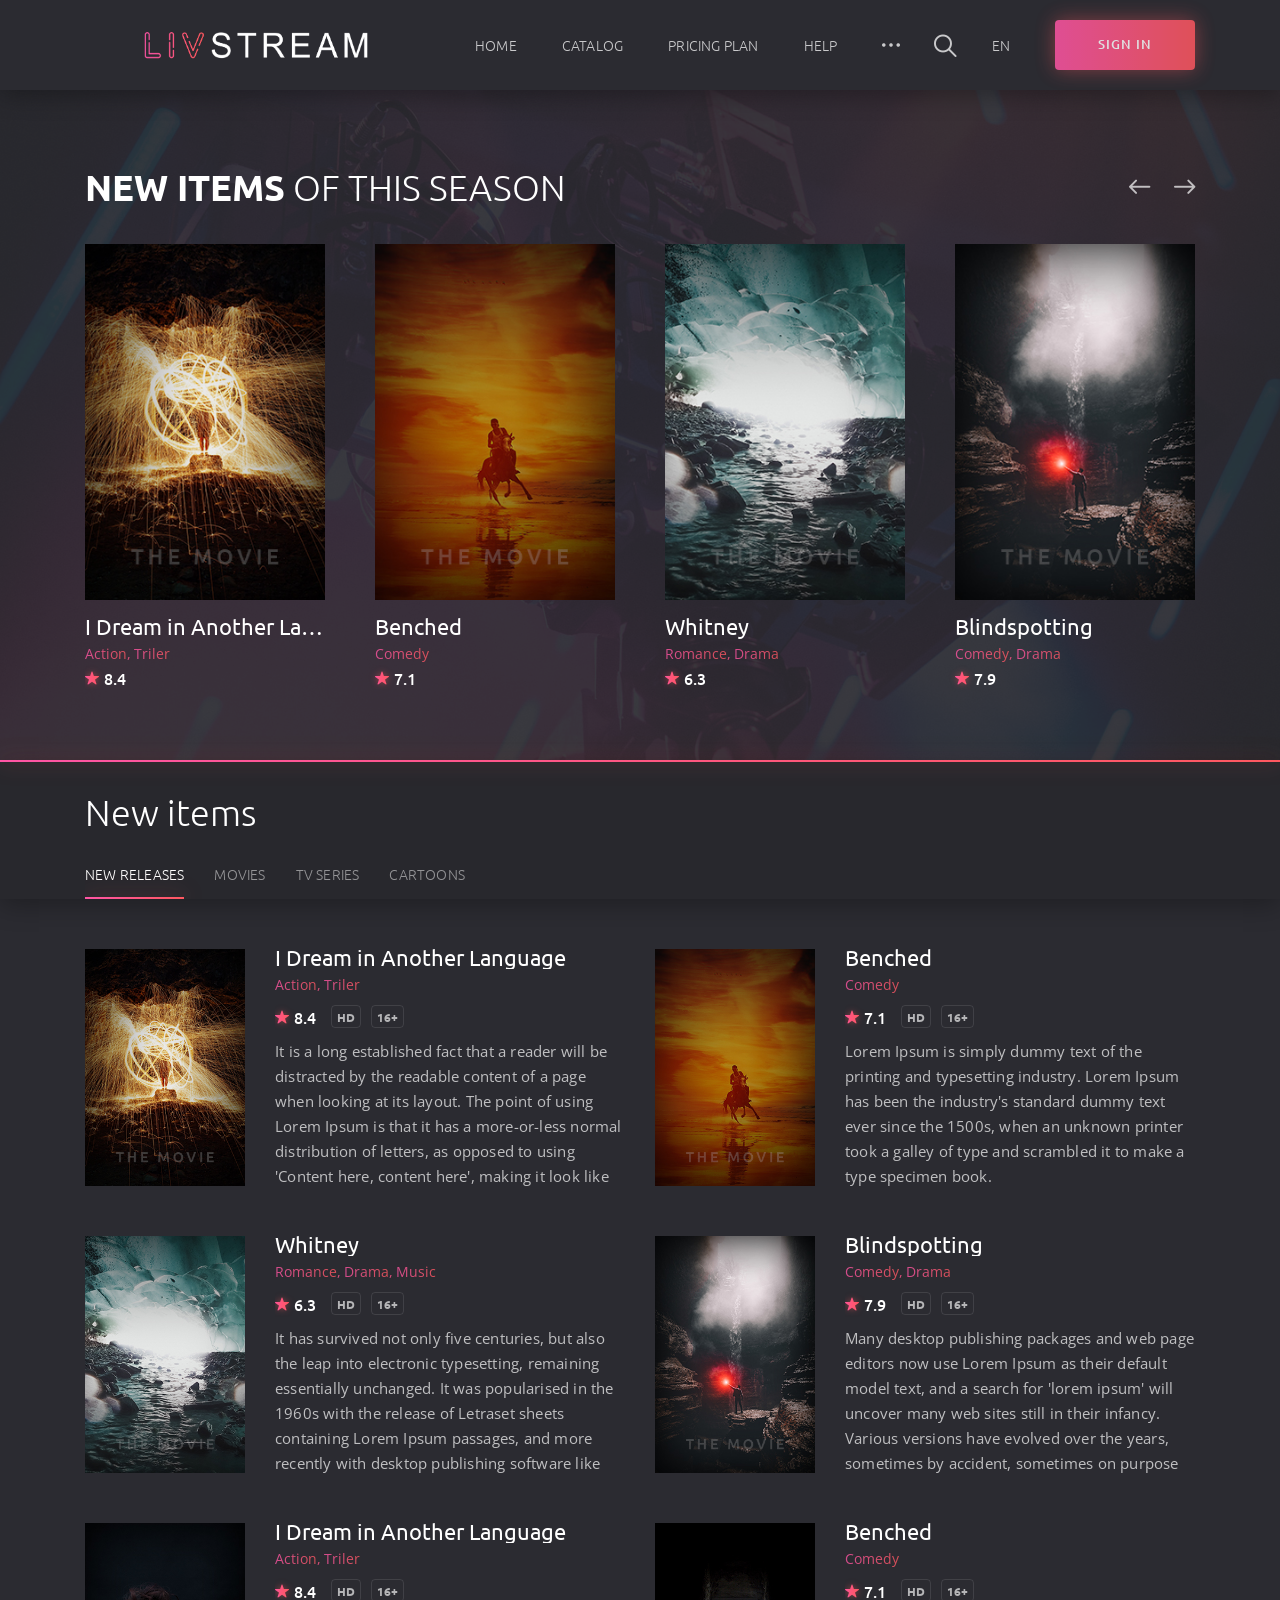
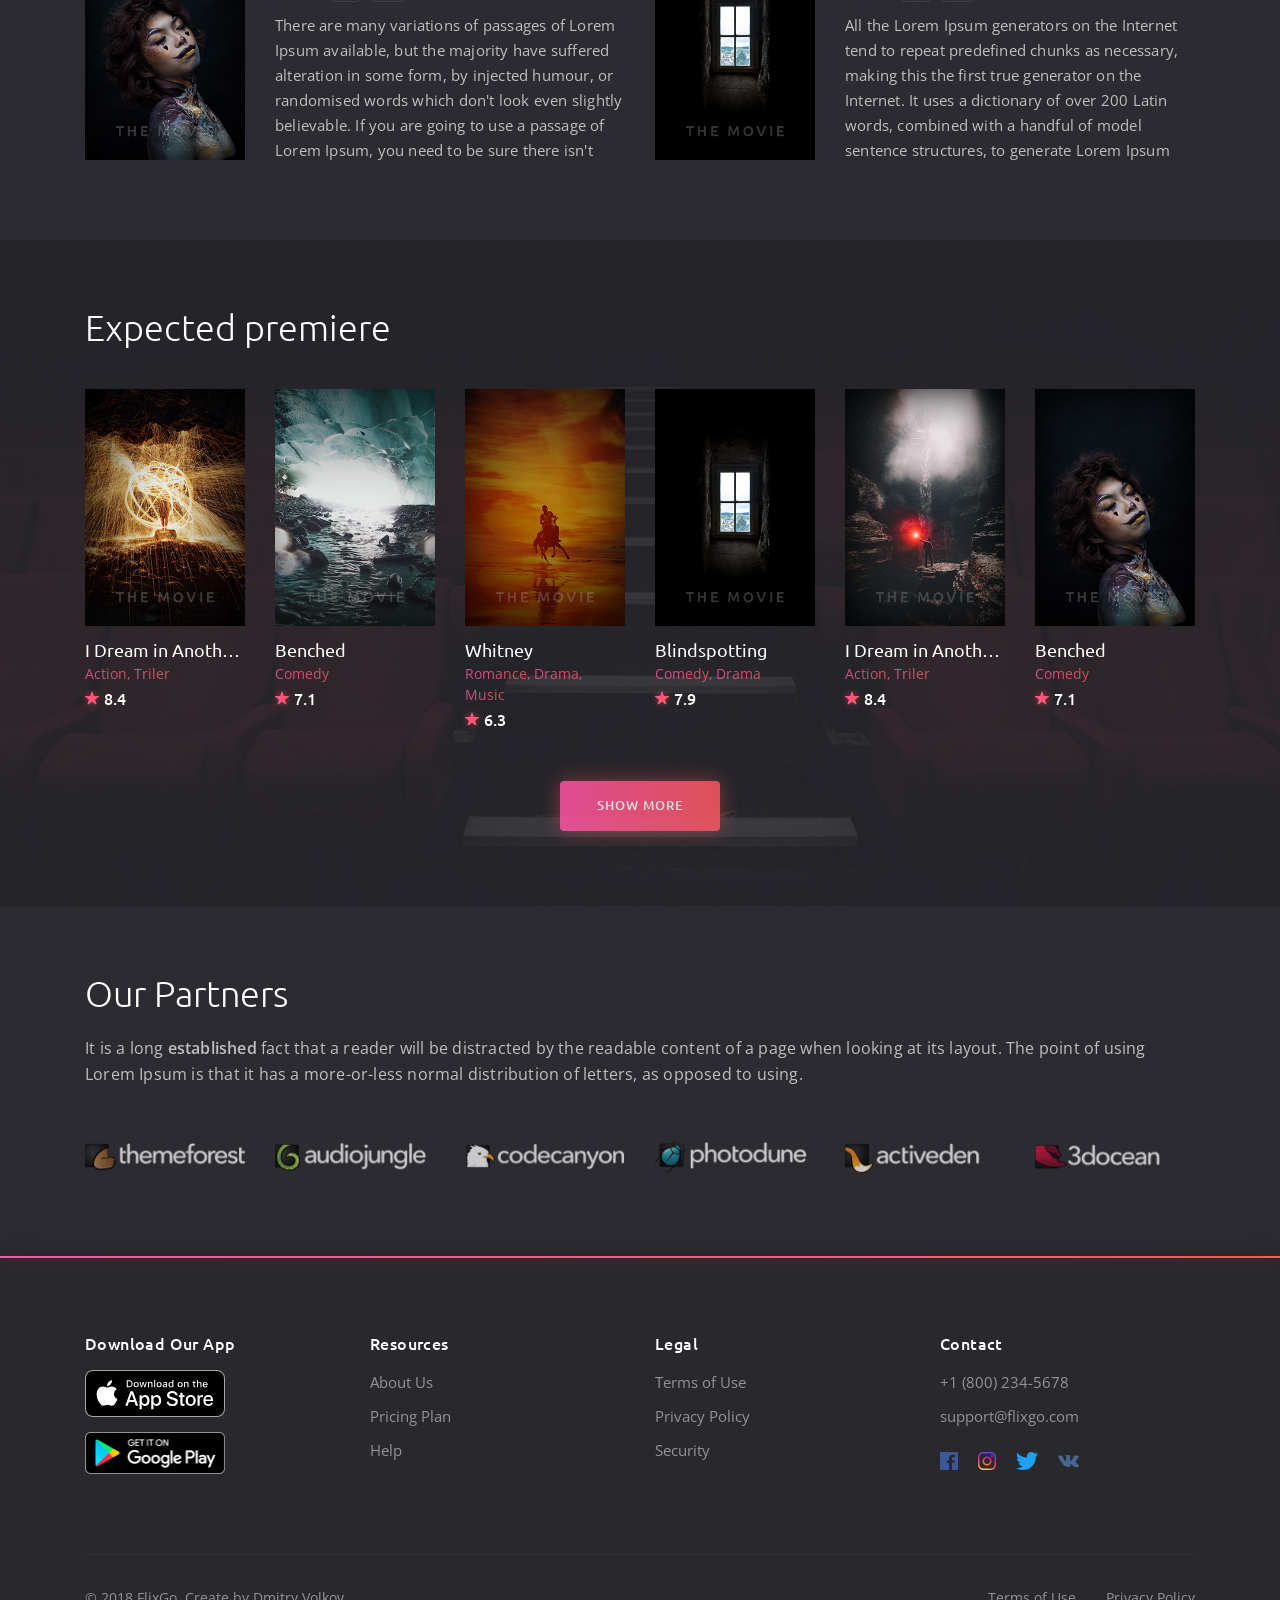
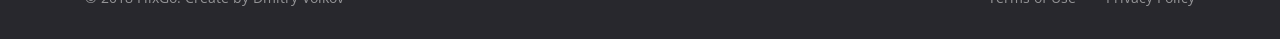
<file: index.html>
<!DOCTYPE html>
<html lang="en">

<!-- Mirrored from dmitryvolkov.me/demo/flixgo1.1/index.html by HTTrack Website Copier/3.x [XR&CO'2014], Fri, 09 Aug 2019 09:48:56 GMT -->
<head>
	<meta charset="utf-8">
	<meta name="viewport" content="width=device-width, initial-scale=1, shrink-to-fit=no">

	<!-- Font -->
	<link href="https://fonts.googleapis.com/css?family=Open+Sans:400,600%7CUbuntu:300,400,500,700" rel="stylesheet">

	<!-- CSS -->
	<link rel="stylesheet" href="css/bootstrap-reboot.min.css">
	<link rel="stylesheet" href="css/bootstrap-grid.min.css">
	<link rel="stylesheet" href="css/owl.carousel.min.css">
	<link rel="stylesheet" href="css/jquery.mCustomScrollbar.min.css">
	<link rel="stylesheet" href="css/nouislider.min.css">
	<link rel="stylesheet" href="css/ionicons.min.css">
	<link rel="stylesheet" href="css/plyr.css">
	<link rel="stylesheet" href="css/photoswipe.css">
	<link rel="stylesheet" href="css/default-skin.css">
	<link rel="stylesheet" href="css/main.css">

	<!-- Favicons -->
	<link rel="icon" type="image/png" href="icon/favicon-32x32.png" sizes="32x32">
	<link rel="apple-touch-icon" href="icon/favicon-32x32.png">
	<link rel="apple-touch-icon" sizes="72x72" href="icon/apple-touch-icon-72x72.png">
	<link rel="apple-touch-icon" sizes="114x114" href="icon/apple-touch-icon-114x114.png">
	<link rel="apple-touch-icon" sizes="144x144" href="icon/apple-touch-icon-144x144.png">

	<meta name="description" content="">
	<meta name="keywords" content="">
	<meta name="author" content="Dmitry Volkov">
	<title>FlixGo – Online Movies, TV Shows & Cinema HTML Template</title>

</head>
<body class="body">
	
	<!-- header -->
	<header class="header">
		<div class="header__wrap">
			<div class="container">
				<div class="row">
					<div class="col-12">
						<div class="header__content">
							<!-- header logo -->
							<a href="index.html" class="header__logo">
								<img src="img/liv2.png" alt="">
							</a>
							<!-- end header logo -->

							<!-- header nav -->
							<ul class="header__nav">
								<!-- dropdown -->
								<li class="header__nav-item">
									<a class="dropdown-toggle header__nav-link" href="#" role="button" id="dropdownMenuHome" data-toggle="dropdown" aria-haspopup="true" aria-expanded="false">Home</a>

									<ul class="dropdown-menu header__dropdown-menu" aria-labelledby="dropdownMenuHome">
										<li><a href="index.html">Home slideshow bg</a></li>
										<li><a href="index2.html">Home static bg</a></li>
									</ul>
								</li>
								<!-- end dropdown -->

								<!-- dropdown -->
								<li class="header__nav-item">
									<a class="dropdown-toggle header__nav-link" href="#" role="button" id="dropdownMenuCatalog" data-toggle="dropdown" aria-haspopup="true" aria-expanded="false">Catalog</a>

									<ul class="dropdown-menu header__dropdown-menu" aria-labelledby="dropdownMenuCatalog">
										<li><a href="catalog1.html">Catalog Grid</a></li>
										<li><a href="catalog2.html">Catalog List</a></li>
										<li><a href="details1.html">Details Movie</a></li>
										<li><a href="details2.html">Details TV Series</a></li>
									</ul>
								</li>
								<!-- end dropdown -->

								<li class="header__nav-item">
									<a href="pricing.html" class="header__nav-link">Pricing Plan</a>
								</li>

								<li class="header__nav-item">
									<a href="faq.html" class="header__nav-link">Help</a>
								</li>

								<!-- dropdown -->
								<li class="dropdown header__nav-item">
									<a class="dropdown-toggle header__nav-link header__nav-link--more" href="#" role="button" id="dropdownMenuMore" data-toggle="dropdown" aria-haspopup="true" aria-expanded="false"><i class="icon ion-ios-more"></i></a>

									<ul class="dropdown-menu header__dropdown-menu" aria-labelledby="dropdownMenuMore">
										<li><a href="about.html">About</a></li>
										<li><a href="profile.html">Profile</a></li>
										<li><a href="signin.html">Sign In</a></li>
										<li><a href="signup.html">Sign Up</a></li>
										<li><a href="404.html">404 Page</a></li>
									</ul>
								</li>
								<!-- end dropdown -->
							</ul>
							<!-- end header nav -->

							<!-- header auth -->
							<div class="header__auth">
								<button class="header__search-btn" type="button">
									<i class="icon ion-ios-search"></i>
								</button>

								<!-- dropdown -->
								<div class="dropdown header__lang">
									<a class="dropdown-toggle header__nav-link" href="#" role="button" id="dropdownMenuLang" data-toggle="dropdown" aria-haspopup="true" aria-expanded="false">EN</a>

									<ul class="dropdown-menu header__dropdown-menu" aria-labelledby="dropdownMenuLang">
										<li><a href="#">English</a></li>
										<li><a href="#">Spanish</a></li>
										<li><a href="#">Russian</a></li>
									</ul>
								</div>
								<!-- end dropdown -->

								<a href="signin.html" class="header__sign-in">
									<i class="icon ion-ios-log-in"></i>
									<span>sign in</span>
								</a>
							</div>
							<!-- end header auth -->

							<!-- header menu btn -->
							<button class="header__btn" type="button">
								<span></span>
								<span></span>
								<span></span>
							</button>
							<!-- end header menu btn -->
						</div>
					</div>
				</div>
			</div>
		</div>

		<!-- header search -->
		<form action="#" class="header__search">
			<div class="container">
				<div class="row">
					<div class="col-12">
						<div class="header__search-content">
							<input type="text" placeholder="Search for a movie, TV Series that you are looking for">

							<button type="button">search</button>
						</div>
					</div>
				</div>
			</div>
		</form>
		<!-- end header search -->
	</header>
	<!-- end header -->

	<!-- home -->
	<section class="home">
		<!-- home bg -->
		<div class="owl-carousel home__bg">
			<div class="item home__cover" data-bg="img/home/home__bg.jpg"></div>
			<div class="item home__cover" data-bg="img/home/home__bg2.jpg"></div>
			<div class="item home__cover" data-bg="img/home/home__bg3.jpg"></div>
			<div class="item home__cover" data-bg="img/home/home__bg4.jpg"></div>
		</div>
		<!-- end home bg -->

		<div class="container">
			<div class="row">
				<div class="col-12">
					<h1 class="home__title"><b>NEW ITEMS</b> OF THIS SEASON</h1>

					<button class="home__nav home__nav--prev" type="button">
						<i class="icon ion-ios-arrow-round-back"></i>
					</button>
					<button class="home__nav home__nav--next" type="button">
						<i class="icon ion-ios-arrow-round-forward"></i>
					</button>
				</div>

				<div class="col-12">
					<div class="owl-carousel home__carousel">
						<div class="item">
							<!-- card -->
							<div class="card card--big">
								<div class="card__cover">
									<img src="img/covers/cover.jpg" alt="">
									<a href="#" class="card__play">
										<i class="icon ion-ios-play"></i>
									</a>
								</div>
								<div class="card__content">
									<h3 class="card__title"><a href="#">I Dream in Another Language</a></h3>
									<span class="card__category">
										<a href="#">Action</a>
										<a href="#">Triler</a>
									</span>
									<span class="card__rate"><i class="icon ion-ios-star"></i>8.4</span>
								</div>
							</div>
							<!-- end card -->
						</div>

						<div class="item">
							<!-- card -->
							<div class="card card--big">
								<div class="card__cover">
									<img src="img/covers/cover2.jpg" alt="">
									<a href="#" class="card__play">
										<i class="icon ion-ios-play"></i>
									</a>
								</div>
								<div class="card__content">
									<h3 class="card__title"><a href="#">Benched</a></h3>
									<span class="card__category">
										<a href="#">Comedy</a>
									</span>
									<span class="card__rate"><i class="icon ion-ios-star"></i>7.1</span>
								</div>
							</div>
							<!-- end card -->
						</div>

						<div class="item">
							<!-- card -->
							<div class="card card--big">
								<div class="card__cover">
									<img src="img/covers/cover3.jpg" alt="">
									<a href="#" class="card__play">
										<i class="icon ion-ios-play"></i>
									</a>
								</div>
								<div class="card__content">
									<h3 class="card__title"><a href="#">Whitney</a></h3>
									<span class="card__category">
										<a href="#">Romance</a>
										<a href="#">Drama</a>
									</span>
									<span class="card__rate"><i class="icon ion-ios-star"></i>6.3</span>
								</div>
							</div>
							<!-- end card -->
						</div>

						<div class="item">
							<!-- card -->
							<div class="card card--big">
								<div class="card__cover">
									<img src="img/covers/cover4.jpg" alt="">
									<a href="#" class="card__play">
										<i class="icon ion-ios-play"></i>
									</a>
								</div>
								<div class="card__content">
									<h3 class="card__title"><a href="#">Blindspotting</a></h3>
									<span class="card__category">
										<a href="#">Comedy</a>
										<a href="#">Drama</a>
									</span>
									<span class="card__rate"><i class="icon ion-ios-star"></i>7.9</span>
								</div>
							</div>
							<!-- end card -->
						</div>
					</div>
				</div>
			</div>
		</div>
	</section>
	<!-- end home -->

	<!-- content -->
	<section class="content">
		<div class="content__head">
			<div class="container">
				<div class="row">
					<div class="col-12">
						<!-- content title -->
						<h2 class="content__title">New items</h2>
						<!-- end content title -->

						<!-- content tabs nav -->
						<ul class="nav nav-tabs content__tabs" id="content__tabs" role="tablist">
							<li class="nav-item">
								<a class="nav-link active" data-toggle="tab" href="#tab-1" role="tab" aria-controls="tab-1" aria-selected="true">NEW RELEASES</a>
							</li>

							<li class="nav-item">
								<a class="nav-link" data-toggle="tab" href="#tab-2" role="tab" aria-controls="tab-2" aria-selected="false">MOVIES</a>
							</li>

							<li class="nav-item">
								<a class="nav-link" data-toggle="tab" href="#tab-3" role="tab" aria-controls="tab-3" aria-selected="false">TV SERIES</a>
							</li>

							<li class="nav-item">
								<a class="nav-link" data-toggle="tab" href="#tab-4" role="tab" aria-controls="tab-4" aria-selected="false">CARTOONS</a>
							</li>
						</ul>
						<!-- end content tabs nav -->

						<!-- content mobile tabs nav -->
						<div class="content__mobile-tabs" id="content__mobile-tabs">
							<div class="content__mobile-tabs-btn dropdown-toggle" role="navigation" id="mobile-tabs" data-toggle="dropdown" aria-haspopup="true" aria-expanded="false">
								<input type="button" value="New items">
								<span></span>
							</div>

							<div class="content__mobile-tabs-menu dropdown-menu" aria-labelledby="mobile-tabs">
								<ul class="nav nav-tabs" role="tablist">
									<li class="nav-item"><a class="nav-link active" id="1-tab" data-toggle="tab" href="#tab-1" role="tab" aria-controls="tab-1" aria-selected="true">NEW RELEASES</a></li>

									<li class="nav-item"><a class="nav-link" id="2-tab" data-toggle="tab" href="#tab-2" role="tab" aria-controls="tab-2" aria-selected="false">MOVIES</a></li>

									<li class="nav-item"><a class="nav-link" id="3-tab" data-toggle="tab" href="#tab-3" role="tab" aria-controls="tab-3" aria-selected="false">TV SERIES</a></li>

									<li class="nav-item"><a class="nav-link" id="4-tab" data-toggle="tab" href="#tab-4" role="tab" aria-controls="tab-4" aria-selected="false">CARTOONS</a></li>
								</ul>
							</div>
						</div>
						<!-- end content mobile tabs nav -->
					</div>
				</div>
			</div>
		</div>

		<div class="container">
			<!-- content tabs -->
			<div class="tab-content" id="myTabContent">
				<div class="tab-pane fade show active" id="tab-1" role="tabpanel" aria-labelledby="1-tab">
					<div class="row">
						<!-- card -->
						<div class="col-6 col-sm-12 col-lg-6">
							<div class="card card--list">
								<div class="row">
									<div class="col-12 col-sm-4">
										<div class="card__cover">
											<img src="img/covers/cover.jpg" alt="">
											<a href="#" class="card__play">
												<i class="icon ion-ios-play"></i>
											</a>
										</div>
									</div>

									<div class="col-12 col-sm-8">
										<div class="card__content">
											<h3 class="card__title"><a href="#">I Dream in Another Language</a></h3>
											<span class="card__category">
												<a href="#">Action</a>
												<a href="#">Triler</a>
											</span>

											<div class="card__wrap">
												<span class="card__rate"><i class="icon ion-ios-star"></i>8.4</span>

												<ul class="card__list">
													<li>HD</li>
													<li>16+</li>
												</ul>
											</div>

											<div class="card__description">
												<p>It is a long established fact that a reader will be distracted by the readable content of a page when looking at its layout. The point of using Lorem Ipsum is that it has a more-or-less normal distribution of letters, as opposed to using 'Content here, content here', making it look like readable English.</p>
											</div>
										</div>
									</div>
								</div>
							</div>
						</div>
						<!-- end card -->

						<!-- card -->
						<div class="col-6 col-sm-12 col-lg-6">
							<div class="card card--list">
								<div class="row">
									<div class="col-12 col-sm-4">
										<div class="card__cover">
											<img src="img/covers/cover2.jpg" alt="">
											<a href="#" class="card__play">
												<i class="icon ion-ios-play"></i>
											</a>
										</div>
									</div>

									<div class="col-12 col-sm-8">
										<div class="card__content">
											<h3 class="card__title"><a href="#">Benched</a></h3>
											<span class="card__category">
												<a href="#">Comedy</a>
											</span>

											<div class="card__wrap">
												<span class="card__rate"><i class="icon ion-ios-star"></i>7.1</span>

												<ul class="card__list">
													<li>HD</li>
													<li>16+</li>
												</ul>
											</div>

											<div class="card__description">
												<p>Lorem Ipsum is simply dummy text of the printing and typesetting industry. Lorem Ipsum has been the industry's standard dummy text ever since the 1500s, when an unknown printer took a galley of type and scrambled it to make a type specimen book.</p>
											</div>
										</div>
									</div>
								</div>
							</div>
						</div>
						<!-- end card -->

						<!-- card -->
						<div class="col-6 col-sm-12 col-lg-6">
							<div class="card card--list">
								<div class="row">
									<div class="col-12 col-sm-4">
										<div class="card__cover">
											<img src="img/covers/cover3.jpg" alt="">
											<a href="#" class="card__play">
												<i class="icon ion-ios-play"></i>
											</a>
										</div>
									</div>

									<div class="col-12 col-sm-8">
										<div class="card__content">
											<h3 class="card__title"><a href="#">Whitney</a></h3>
											<span class="card__category">
												<a href="#">Romance</a>
												<a href="#">Drama</a>
												<a href="#">Music</a>
											</span>

											<div class="card__wrap">
												<span class="card__rate"><i class="icon ion-ios-star"></i>6.3</span>

												<ul class="card__list">
													<li>HD</li>
													<li>16+</li>
												</ul>
											</div>

											<div class="card__description">
												<p>It has survived not only five centuries, but also the leap into electronic typesetting, remaining essentially unchanged. It was popularised in the 1960s with the release of Letraset sheets containing Lorem Ipsum passages, and more recently with desktop publishing software like Aldus PageMaker including versions of Lorem Ipsum.</p>
											</div>
										</div>
									</div>
								</div>
							</div>
						</div>
						<!-- end card -->

						<!-- card -->
						<div class="col-6 col-sm-12 col-lg-6">
							<div class="card card--list">
								<div class="row">
									<div class="col-12 col-sm-4">
										<div class="card__cover">
											<img src="img/covers/cover4.jpg" alt="">
											<a href="#" class="card__play">
												<i class="icon ion-ios-play"></i>
											</a>
										</div>
									</div>

									<div class="col-12 col-sm-8">
										<div class="card__content">
											<h3 class="card__title"><a href="#">Blindspotting</a></h3>
											<span class="card__category">
												<a href="#">Comedy</a>
												<a href="#">Drama</a>
											</span>

											<div class="card__wrap">
												<span class="card__rate"><i class="icon ion-ios-star"></i>7.9</span>

												<ul class="card__list">
													<li>HD</li>
													<li>16+</li>
												</ul>
											</div>

											<div class="card__description">
												<p>Many desktop publishing packages and web page editors now use Lorem Ipsum as their default model text, and a search for 'lorem ipsum' will uncover many web sites still in their infancy. Various versions have evolved over the years, sometimes by accident, sometimes on purpose (injected humour and the like).</p>
											</div>
										</div>
									</div>
								</div>
							</div>
						</div>
						<!-- end card -->

						<!-- card -->
						<div class="col-6 col-sm-12 col-lg-6">
							<div class="card card--list">
								<div class="row">
									<div class="col-12 col-sm-4">
										<div class="card__cover">
											<img src="img/covers/cover5.jpg" alt="">
											<a href="#" class="card__play">
												<i class="icon ion-ios-play"></i>
											</a>
										</div>
									</div>

									<div class="col-12 col-sm-8">
										<div class="card__content">
											<h3 class="card__title"><a href="#">I Dream in Another Language</a></h3>
											<span class="card__category">
												<a href="#">Action</a>
												<a href="#">Triler</a>
											</span>

											<div class="card__wrap">
												<span class="card__rate"><i class="icon ion-ios-star"></i>8.4</span>

												<ul class="card__list">
													<li>HD</li>
													<li>16+</li>
												</ul>
											</div>

											<div class="card__description">
												<p>There are many variations of passages of Lorem Ipsum available, but the majority have suffered alteration in some form, by injected humour, or randomised words which don't look even slightly believable. If you are going to use a passage of Lorem Ipsum, you need to be sure there isn't anything embarrassing hidden in the middle of text.</p>
											</div>
										</div>
									</div>
								</div>
							</div>
						</div>
						<!-- end card -->

						<!-- card -->
						<div class="col-6 col-sm-12 col-lg-6">
							<div class="card card--list">
								<div class="row">
									<div class="col-12 col-sm-4">
										<div class="card__cover">
											<img src="img/covers/cover6.jpg" alt="">
											<a href="#" class="card__play">
												<i class="icon ion-ios-play"></i>
											</a>
										</div>
									</div>

									<div class="col-12 col-sm-8">
										<div class="card__content">
											<h3 class="card__title"><a href="#">Benched</a></h3>
											<span class="card__category">
												<a href="#">Comedy</a>
											</span>

											<div class="card__wrap">
												<span class="card__rate"><i class="icon ion-ios-star"></i>7.1</span>

												<ul class="card__list">
													<li>HD</li>
													<li>16+</li>
												</ul>
											</div>

											<div class="card__description">
												<p>All the Lorem Ipsum generators on the Internet tend to repeat predefined chunks as necessary, making this the first true generator on the Internet. It uses a dictionary of over 200 Latin words, combined with a handful of model sentence structures, to generate Lorem Ipsum which looks reasonable. The generated Lorem Ipsum is therefore always free from repetition, injected humour, or non-characteristic words etc.</p>
											</div>
										</div>
									</div>
								</div>
							</div>
						</div>
						<!-- end card -->
					</div>
				</div>

				<div class="tab-pane fade" id="tab-2" role="tabpanel" aria-labelledby="2-tab">
					<div class="row">
						<!-- card -->
						<div class="col-6 col-sm-4 col-lg-3 col-xl-2">
							<div class="card">
								<div class="card__cover">
									<img src="img/covers/cover.jpg" alt="">
									<a href="#" class="card__play">
										<i class="icon ion-ios-play"></i>
									</a>
								</div>
								<div class="card__content">
									<h3 class="card__title"><a href="#">I Dream in Another Language</a></h3>
									<span class="card__category">
										<a href="#">Action</a>
										<a href="#">Triler</a>
									</span>
									<span class="card__rate"><i class="icon ion-ios-star"></i>8.4</span>
								</div>
							</div>
						</div>
						<!-- end card -->

						<!-- card -->
						<div class="col-6 col-sm-4 col-lg-3 col-xl-2">
							<div class="card">
								<div class="card__cover">
									<img src="img/covers/cover2.jpg" alt="">
									<a href="#" class="card__play">
										<i class="icon ion-ios-play"></i>
									</a>
								</div>
								<div class="card__content">
									<h3 class="card__title"><a href="#">Benched</a></h3>
									<span class="card__category">
										<a href="#">Comedy</a>
									</span>
									<span class="card__rate"><i class="icon ion-ios-star"></i>7.1</span>
								</div>
							</div>
						</div>
						<!-- end card -->

						<!-- card -->
						<div class="col-6 col-sm-4 col-lg-3 col-xl-2">
							<div class="card">
								<div class="card__cover">
									<img src="img/covers/cover3.jpg" alt="">
									<a href="#" class="card__play">
										<i class="icon ion-ios-play"></i>
									</a>
								</div>
								<div class="card__content">
									<h3 class="card__title"><a href="#">Whitney</a></h3>
									<span class="card__category">
										<a href="#">Romance</a>
										<a href="#">Drama</a>
										<a href="#">Music</a>
									</span>
									<span class="card__rate"><i class="icon ion-ios-star"></i>6.3</span>
								</div>
							</div>
						</div>
						<!-- end card -->

						<!-- card -->
						<div class="col-6 col-sm-4 col-lg-3 col-xl-2">
							<div class="card">
								<div class="card__cover">
									<img src="img/covers/cover4.jpg" alt="">
									<a href="#" class="card__play">
										<i class="icon ion-ios-play"></i>
									</a>
								</div>
								<div class="card__content">
									<h3 class="card__title"><a href="#">Blindspotting</a></h3>
									<span class="card__category">
										<a href="#">Comedy</a>
										<a href="#">Drama</a>
									</span>
									<span class="card__rate"><i class="icon ion-ios-star"></i>7.9</span>
								</div>
							</div>
						</div>
						<!-- end card -->

						<!-- card -->
						<div class="col-6 col-sm-4 col-lg-3 col-xl-2">
							<div class="card">
								<div class="card__cover">
									<img src="img/covers/cover5.jpg" alt="">
									<a href="#" class="card__play">
										<i class="icon ion-ios-play"></i>
									</a>
								</div>
								<div class="card__content">
									<h3 class="card__title"><a href="#">I Dream in Another Language</a></h3>
									<span class="card__category">
										<a href="#">Action</a>
										<a href="#">Triler</a>
									</span>
									<span class="card__rate"><i class="icon ion-ios-star"></i>8.4</span>
								</div>
							</div>
						</div>
						<!-- end card -->

						<!-- card -->
						<div class="col-6 col-sm-4 col-lg-3 col-xl-2">
							<div class="card">
								<div class="card__cover">
									<img src="img/covers/cover6.jpg" alt="">
									<a href="#" class="card__play">
										<i class="icon ion-ios-play"></i>
									</a>
								</div>
								<div class="card__content">
									<h3 class="card__title"><a href="#">Benched</a></h3>
									<span class="card__category">
										<a href="#">Comedy</a>
									</span>
									<span class="card__rate"><i class="icon ion-ios-star"></i>7.1</span>
								</div>
							</div>
						</div>
						<!-- end card -->

						<!-- card -->
						<div class="col-6 col-sm-4 col-lg-3 col-xl-2">
							<div class="card">
								<div class="card__cover">
									<img src="img/covers/cover6.jpg" alt="">
									<a href="#" class="card__play">
										<i class="icon ion-ios-play"></i>
									</a>
								</div>
								<div class="card__content">
									<h3 class="card__title"><a href="#">Whitney</a></h3>
									<span class="card__category">
										<a href="#">Romance</a>
										<a href="#">Drama</a>
										<a href="#">Music</a>
									</span>
									<span class="card__rate"><i class="icon ion-ios-star"></i>6.3</span>
								</div>
							</div>
						</div>
						<!-- end card -->

						<!-- card -->
						<div class="col-6 col-sm-4 col-lg-3 col-xl-2">
							<div class="card">
								<div class="card__cover">
									<img src="img/covers/cover5.jpg" alt="">
									<a href="#" class="card__play">
										<i class="icon ion-ios-play"></i>
									</a>
								</div>
								<div class="card__content">
									<h3 class="card__title"><a href="#">Blindspotting</a></h3>
									<span class="card__category">
										<a href="#">Comedy</a>
										<a href="#">Drama</a>
									</span>
									<span class="card__rate"><i class="icon ion-ios-star"></i>7.9</span>
								</div>
							</div>
						</div>
						<!-- end card -->

						<!-- card -->
						<div class="col-6 col-sm-4 col-lg-3 col-xl-2">
							<div class="card">
								<div class="card__cover">
									<img src="img/covers/cover4.jpg" alt="">
									<a href="#" class="card__play">
										<i class="icon ion-ios-play"></i>
									</a>
								</div>
								<div class="card__content">
									<h3 class="card__title"><a href="#">I Dream in Another Language</a></h3>
									<span class="card__category">
										<a href="#">Action</a>
										<a href="#">Triler</a>
									</span>
									<span class="card__rate"><i class="icon ion-ios-star"></i>8.4</span>
								</div>
							</div>
						</div>
						<!-- end card -->

						<!-- card -->
						<div class="col-6 col-sm-4 col-lg-3 col-xl-2">
							<div class="card">
								<div class="card__cover">
									<img src="img/covers/cover3.jpg" alt="">
									<a href="#" class="card__play">
										<i class="icon ion-ios-play"></i>
									</a>
								</div>
								<div class="card__content">
									<h3 class="card__title"><a href="#">Benched</a></h3>
									<span class="card__category">
										<a href="#">Comedy</a>
									</span>
									<span class="card__rate"><i class="icon ion-ios-star"></i>7.1</span>
								</div>
							</div>
						</div>
						<!-- end card -->

						<!-- card -->
						<div class="col-6 col-sm-4 col-lg-3 col-xl-2">
							<div class="card">
								<div class="card__cover">
									<img src="img/covers/cover2.jpg" alt="">
									<a href="#" class="card__play">
										<i class="icon ion-ios-play"></i>
									</a>
								</div>
								<div class="card__content">
									<h3 class="card__title"><a href="#">Whitney</a></h3>
									<span class="card__category">
										<a href="#">Romance</a>
										<a href="#">Drama</a>
										<a href="#">Music</a>
									</span>
									<span class="card__rate"><i class="icon ion-ios-star"></i>6.3</span>
								</div>
							</div>
						</div>
						<!-- end card -->

						<!-- card -->
						<div class="col-6 col-sm-4 col-lg-3 col-xl-2">
							<div class="card">
								<div class="card__cover">
									<img src="img/covers/cover.jpg" alt="">
									<a href="#" class="card__play">
										<i class="icon ion-ios-play"></i>
									</a>
								</div>
								<div class="card__content">
									<h3 class="card__title"><a href="#">Blindspotting</a></h3>
									<span class="card__category">
										<a href="#">Comedy</a>
										<a href="#">Drama</a>
									</span>
									<span class="card__rate"><i class="icon ion-ios-star"></i>7.9</span>
								</div>
							</div>
						</div>
						<!-- end card -->
					</div>
				</div>

				<div class="tab-pane fade" id="tab-3" role="tabpanel" aria-labelledby="3-tab">
					<div class="row">
						<!-- card -->
						<div class="col-6 col-sm-4 col-lg-3 col-xl-2">
							<div class="card">
								<div class="card__cover">
									<img src="img/covers/cover2.jpg" alt="">
									<a href="#" class="card__play">
										<i class="icon ion-ios-play"></i>
									</a>
								</div>
								<div class="card__content">
									<h3 class="card__title"><a href="#">I Dream in Another Language</a></h3>
									<span class="card__category">
										<a href="#">Action</a>
										<a href="#">Triler</a>
									</span>
									<span class="card__rate"><i class="icon ion-ios-star"></i>8.4</span>
								</div>
							</div>
						</div>
						<!-- end card -->

						<!-- card -->
						<div class="col-6 col-sm-4 col-lg-3 col-xl-2">
							<div class="card">
								<div class="card__cover">
									<img src="img/covers/cover.jpg" alt="">
									<a href="#" class="card__play">
										<i class="icon ion-ios-play"></i>
									</a>
								</div>
								<div class="card__content">
									<h3 class="card__title"><a href="#">Benched</a></h3>
									<span class="card__category">
										<a href="#">Comedy</a>
									</span>
									<span class="card__rate"><i class="icon ion-ios-star"></i>7.1</span>
								</div>
							</div>
						</div>
						<!-- end card -->

						<!-- card -->
						<div class="col-6 col-sm-4 col-lg-3 col-xl-2">
							<div class="card">
								<div class="card__cover">
									<img src="img/covers/cover4.jpg" alt="">
									<a href="#" class="card__play">
										<i class="icon ion-ios-play"></i>
									</a>
								</div>
								<div class="card__content">
									<h3 class="card__title"><a href="#">Whitney</a></h3>
									<span class="card__category">
										<a href="#">Romance</a>
										<a href="#">Drama</a>
										<a href="#">Music</a>
									</span>
									<span class="card__rate"><i class="icon ion-ios-star"></i>6.3</span>
								</div>
							</div>
						</div>
						<!-- end card -->

						<!-- card -->
						<div class="col-6 col-sm-4 col-lg-3 col-xl-2">
							<div class="card">
								<div class="card__cover">
									<img src="img/covers/cover3.jpg" alt="">
									<a href="#" class="card__play">
										<i class="icon ion-ios-play"></i>
									</a>
								</div>
								<div class="card__content">
									<h3 class="card__title"><a href="#">Blindspotting</a></h3>
									<span class="card__category">
										<a href="#">Comedy</a>
										<a href="#">Drama</a>
									</span>
									<span class="card__rate"><i class="icon ion-ios-star"></i>7.9</span>
								</div>
							</div>
						</div>
						<!-- end card -->

						<!-- card -->
						<div class="col-6 col-sm-4 col-lg-3 col-xl-2">
							<div class="card">
								<div class="card__cover">
									<img src="img/covers/cover6.jpg" alt="">
									<a href="#" class="card__play">
										<i class="icon ion-ios-play"></i>
									</a>
								</div>
								<div class="card__content">
									<h3 class="card__title"><a href="#">I Dream in Another Language</a></h3>
									<span class="card__category">
										<a href="#">Action</a>
										<a href="#">Triler</a>
									</span>
									<span class="card__rate"><i class="icon ion-ios-star"></i>8.4</span>
								</div>
							</div>
						</div>
						<!-- end card -->

						<!-- card -->
						<div class="col-6 col-sm-4 col-lg-3 col-xl-2">
							<div class="card">
								<div class="card__cover">
									<img src="img/covers/cover5.jpg" alt="">
									<a href="#" class="card__play">
										<i class="icon ion-ios-play"></i>
									</a>
								</div>
								<div class="card__content">
									<h3 class="card__title"><a href="#">Benched</a></h3>
									<span class="card__category">
										<a href="#">Comedy</a>
									</span>
									<span class="card__rate"><i class="icon ion-ios-star"></i>7.1</span>
								</div>
							</div>
						</div>
						<!-- end card -->

						<!-- card -->
						<div class="col-6 col-sm-4 col-lg-3 col-xl-2">
							<div class="card">
								<div class="card__cover">
									<img src="img/covers/cover5.jpg" alt="">
									<a href="#" class="card__play">
										<i class="icon ion-ios-play"></i>
									</a>
								</div>
								<div class="card__content">
									<h3 class="card__title"><a href="#">Whitney</a></h3>
									<span class="card__category">
										<a href="#">Romance</a>
										<a href="#">Drama</a>
										<a href="#">Music</a>
									</span>
									<span class="card__rate"><i class="icon ion-ios-star"></i>6.3</span>
								</div>
							</div>
						</div>
						<!-- end card -->

						<!-- card -->
						<div class="col-6 col-sm-4 col-lg-3 col-xl-2">
							<div class="card">
								<div class="card__cover">
									<img src="img/covers/cover6.jpg" alt="">
									<a href="#" class="card__play">
										<i class="icon ion-ios-play"></i>
									</a>
								</div>
								<div class="card__content">
									<h3 class="card__title"><a href="#">Blindspotting</a></h3>
									<span class="card__category">
										<a href="#">Comedy</a>
										<a href="#">Drama</a>
									</span>
									<span class="card__rate"><i class="icon ion-ios-star"></i>7.9</span>
								</div>
							</div>
						</div>
						<!-- end card -->

						<!-- card -->
						<div class="col-6 col-sm-4 col-lg-3 col-xl-2">
							<div class="card">
								<div class="card__cover">
									<img src="img/covers/cover3.jpg" alt="">
									<a href="#" class="card__play">
										<i class="icon ion-ios-play"></i>
									</a>
								</div>
								<div class="card__content">
									<h3 class="card__title"><a href="#">I Dream in Another Language</a></h3>
									<span class="card__category">
										<a href="#">Action</a>
										<a href="#">Triler</a>
									</span>
									<span class="card__rate"><i class="icon ion-ios-star"></i>8.4</span>
								</div>
							</div>
						</div>
						<!-- end card -->

						<!-- card -->
						<div class="col-6 col-sm-4 col-lg-3 col-xl-2">
							<div class="card">
								<div class="card__cover">
									<img src="img/covers/cover4.jpg" alt="">
									<a href="#" class="card__play">
										<i class="icon ion-ios-play"></i>
									</a>
								</div>
								<div class="card__content">
									<h3 class="card__title"><a href="#">Benched</a></h3>
									<span class="card__category">
										<a href="#">Comedy</a>
									</span>
									<span class="card__rate"><i class="icon ion-ios-star"></i>7.1</span>
								</div>
							</div>
						</div>
						<!-- end card -->

						<!-- card -->
						<div class="col-6 col-sm-4 col-lg-3 col-xl-2">
							<div class="card">
								<div class="card__cover">
									<img src="img/covers/cover.jpg" alt="">
									<a href="#" class="card__play">
										<i class="icon ion-ios-play"></i>
									</a>
								</div>
								<div class="card__content">
									<h3 class="card__title"><a href="#">Whitney</a></h3>
									<span class="card__category">
										<a href="#">Romance</a>
										<a href="#">Drama</a>
										<a href="#">Music</a>
									</span>
									<span class="card__rate"><i class="icon ion-ios-star"></i>6.3</span>
								</div>
							</div>
						</div>
						<!-- end card -->

						<!-- card -->
						<div class="col-6 col-sm-4 col-lg-3 col-xl-2">
							<div class="card">
								<div class="card__cover">
									<img src="img/covers/cover2.jpg" alt="">
									<a href="#" class="card__play">
										<i class="icon ion-ios-play"></i>
									</a>
								</div>
								<div class="card__content">
									<h3 class="card__title"><a href="#">Blindspotting</a></h3>
									<span class="card__category">
										<a href="#">Comedy</a>
										<a href="#">Drama</a>
									</span>
									<span class="card__rate"><i class="icon ion-ios-star"></i>7.9</span>
								</div>
							</div>
						</div>
						<!-- end card -->
					</div>
				</div>

				<div class="tab-pane fade" id="tab-4" role="tabpanel" aria-labelledby="4-tab">
					<div class="row">
						<!-- card -->
						<div class="col-6 col-sm-4 col-lg-3 col-xl-2">
							<div class="card">
								<div class="card__cover">
									<img src="img/covers/cover.jpg" alt="">
									<a href="#" class="card__play">
										<i class="icon ion-ios-play"></i>
									</a>
								</div>
								<div class="card__content">
									<h3 class="card__title"><a href="#">I Dream in Another Language</a></h3>
									<span class="card__category">
										<a href="#">Action</a>
										<a href="#">Triler</a>
									</span>
									<span class="card__rate"><i class="icon ion-ios-star"></i>8.4</span>
								</div>
							</div>
						</div>
						<!-- end card -->

						<!-- card -->
						<div class="col-6 col-sm-4 col-lg-3 col-xl-2">
							<div class="card">
								<div class="card__cover">
									<img src="img/covers/cover3.jpg" alt="">
									<a href="#" class="card__play">
										<i class="icon ion-ios-play"></i>
									</a>
								</div>
								<div class="card__content">
									<h3 class="card__title"><a href="#">Benched</a></h3>
									<span class="card__category">
										<a href="#">Comedy</a>
									</span>
									<span class="card__rate"><i class="icon ion-ios-star"></i>7.1</span>
								</div>
							</div>
						</div>
						<!-- end card -->

						<!-- card -->
						<div class="col-6 col-sm-4 col-lg-3 col-xl-2">
							<div class="card">
								<div class="card__cover">
									<img src="img/covers/cover2.jpg" alt="">
									<a href="#" class="card__play">
										<i class="icon ion-ios-play"></i>
									</a>
								</div>
								<div class="card__content">
									<h3 class="card__title"><a href="#">Whitney</a></h3>
									<span class="card__category">
										<a href="#">Romance</a>
										<a href="#">Drama</a>
										<a href="#">Music</a>
									</span>
									<span class="card__rate"><i class="icon ion-ios-star"></i>6.3</span>
								</div>
							</div>
						</div>
						<!-- end card -->

						<!-- card -->
						<div class="col-6 col-sm-4 col-lg-3 col-xl-2">
							<div class="card">
								<div class="card__cover">
									<img src="img/covers/cover6.jpg" alt="">
									<a href="#" class="card__play">
										<i class="icon ion-ios-play"></i>
									</a>
								</div>
								<div class="card__content">
									<h3 class="card__title"><a href="#">Blindspotting</a></h3>
									<span class="card__category">
										<a href="#">Comedy</a>
										<a href="#">Drama</a>
									</span>
									<span class="card__rate"><i class="icon ion-ios-star"></i>7.9</span>
								</div>
							</div>
						</div>
						<!-- end card -->

						<!-- card -->
						<div class="col-6 col-sm-4 col-lg-3 col-xl-2">
							<div class="card">
								<div class="card__cover">
									<img src="img/covers/cover4.jpg" alt="">
									<a href="#" class="card__play">
										<i class="icon ion-ios-play"></i>
									</a>
								</div>
								<div class="card__content">
									<h3 class="card__title"><a href="#">I Dream in Another Language</a></h3>
									<span class="card__category">
										<a href="#">Action</a>
										<a href="#">Triler</a>
									</span>
									<span class="card__rate"><i class="icon ion-ios-star"></i>8.4</span>
								</div>
							</div>
						</div>
						<!-- end card -->

						<!-- card -->
						<div class="col-6 col-sm-4 col-lg-3 col-xl-2">
							<div class="card">
								<div class="card__cover">
									<img src="img/covers/cover5.jpg" alt="">
									<a href="#" class="card__play">
										<i class="icon ion-ios-play"></i>
									</a>
								</div>
								<div class="card__content">
									<h3 class="card__title"><a href="#">Benched</a></h3>
									<span class="card__category">
										<a href="#">Comedy</a>
									</span>
									<span class="card__rate"><i class="icon ion-ios-star"></i>7.1</span>
								</div>
							</div>
						</div>
						<!-- end card -->

						<!-- card -->
						<div class="col-6 col-sm-4 col-lg-3 col-xl-2">
							<div class="card">
								<div class="card__cover">
									<img src="img/covers/cover6.jpg" alt="">
									<a href="#" class="card__play">
										<i class="icon ion-ios-play"></i>
									</a>
								</div>
								<div class="card__content">
									<h3 class="card__title"><a href="#">Whitney</a></h3>
									<span class="card__category">
										<a href="#">Romance</a>
										<a href="#">Drama</a>
										<a href="#">Music</a>
									</span>
									<span class="card__rate"><i class="icon ion-ios-star"></i>6.3</span>
								</div>
							</div>
						</div>
						<!-- end card -->

						<!-- card -->
						<div class="col-6 col-sm-4 col-lg-3 col-xl-2">
							<div class="card">
								<div class="card__cover">
									<img src="img/covers/cover5.jpg" alt="">
									<a href="#" class="card__play">
										<i class="icon ion-ios-play"></i>
									</a>
								</div>
								<div class="card__content">
									<h3 class="card__title"><a href="#">Blindspotting</a></h3>
									<span class="card__category">
										<a href="#">Comedy</a>
										<a href="#">Drama</a>
									</span>
									<span class="card__rate"><i class="icon ion-ios-star"></i>7.9</span>
								</div>
							</div>
						</div>
						<!-- end card -->

						<!-- card -->
						<div class="col-6 col-sm-4 col-lg-3 col-xl-2">
							<div class="card">
								<div class="card__cover">
									<img src="img/covers/cover4.jpg" alt="">
									<a href="#" class="card__play">
										<i class="icon ion-ios-play"></i>
									</a>
								</div>
								<div class="card__content">
									<h3 class="card__title"><a href="#">I Dream in Another Language</a></h3>
									<span class="card__category">
										<a href="#">Action</a>
										<a href="#">Triler</a>
									</span>
									<span class="card__rate"><i class="icon ion-ios-star"></i>8.4</span>
								</div>
							</div>
						</div>
						<!-- end card -->

						<!-- card -->
						<div class="col-6 col-sm-4 col-lg-3 col-xl-2">
							<div class="card">
								<div class="card__cover">
									<img src="img/covers/cover3.jpg" alt="">
									<a href="#" class="card__play">
										<i class="icon ion-ios-play"></i>
									</a>
								</div>
								<div class="card__content">
									<h3 class="card__title"><a href="#">Benched</a></h3>
									<span class="card__category">
										<a href="#">Comedy</a>
									</span>
									<span class="card__rate"><i class="icon ion-ios-star"></i>7.1</span>
								</div>
							</div>
						</div>
						<!-- end card -->

						<!-- card -->
						<div class="col-6 col-sm-4 col-lg-3 col-xl-2">
							<div class="card">
								<div class="card__cover">
									<img src="img/covers/cover2.jpg" alt="">
									<a href="#" class="card__play">
										<i class="icon ion-ios-play"></i>
									</a>
								</div>
								<div class="card__content">
									<h3 class="card__title"><a href="#">Whitney</a></h3>
									<span class="card__category">
										<a href="#">Romance</a>
										<a href="#">Drama</a>
										<a href="#">Music</a>
									</span>
									<span class="card__rate"><i class="icon ion-ios-star"></i>6.3</span>
								</div>
							</div>
						</div>
						<!-- end card -->

						<!-- card -->
						<div class="col-6 col-sm-4 col-lg-3 col-xl-2">
							<div class="card">
								<div class="card__cover">
									<img src="img/covers/cover.jpg" alt="">
									<a href="#" class="card__play">
										<i class="icon ion-ios-play"></i>
									</a>
								</div>
								<div class="card__content">
									<h3 class="card__title"><a href="#">Blindspotting</a></h3>
									<span class="card__category">
										<a href="#">Comedy</a>
										<a href="#">Drama</a>
									</span>
									<span class="card__rate"><i class="icon ion-ios-star"></i>7.9</span>
								</div>
							</div>
						</div>
						<!-- end card -->
					</div>
				</div>
			</div>
			<!-- end content tabs -->
		</div>
	</section>
	<!-- end content -->

	<!-- expected premiere -->
	<section class="section section--bg" data-bg="img/section/section.jpg">
		<div class="container">
			<div class="row">
				<!-- section title -->
				<div class="col-12">
					<h2 class="section__title">Expected premiere</h2>
				</div>
				<!-- end section title -->

				<!-- card -->
				<div class="col-6 col-sm-4 col-lg-3 col-xl-2">
					<div class="card">
						<div class="card__cover">
							<img src="img/covers/cover.jpg" alt="">
							<a href="#" class="card__play">
								<i class="icon ion-ios-play"></i>
							</a>
						</div>
						<div class="card__content">
							<h3 class="card__title"><a href="#">I Dream in Another Language</a></h3>
							<span class="card__category">
								<a href="#">Action</a>
								<a href="#">Triler</a>
							</span>
							<span class="card__rate"><i class="icon ion-ios-star"></i>8.4</span>
						</div>
					</div>
				</div>
				<!-- end card -->

				<!-- card -->
				<div class="col-6 col-sm-4 col-lg-3 col-xl-2">
					<div class="card">
						<div class="card__cover">
							<img src="img/covers/cover3.jpg" alt="">
							<a href="#" class="card__play">
								<i class="icon ion-ios-play"></i>
							</a>
						</div>
						<div class="card__content">
							<h3 class="card__title"><a href="#">Benched</a></h3>
							<span class="card__category">
								<a href="#">Comedy</a>
							</span>
							<span class="card__rate"><i class="icon ion-ios-star"></i>7.1</span>
						</div>
					</div>
				</div>
				<!-- end card -->

				<!-- card -->
				<div class="col-6 col-sm-4 col-lg-3 col-xl-2">
					<div class="card">
						<div class="card__cover">
							<img src="img/covers/cover2.jpg" alt="">
							<a href="#" class="card__play">
								<i class="icon ion-ios-play"></i>
							</a>
						</div>
						<div class="card__content">
							<h3 class="card__title"><a href="#">Whitney</a></h3>
							<span class="card__category">
								<a href="#">Romance</a>
								<a href="#">Drama</a>
								<a href="#">Music</a>
							</span>
							<span class="card__rate"><i class="icon ion-ios-star"></i>6.3</span>
						</div>
					</div>
				</div>
				<!-- end card -->

				<!-- card -->
				<div class="col-6 col-sm-4 col-lg-3 col-xl-2">
					<div class="card">
						<div class="card__cover">
							<img src="img/covers/cover6.jpg" alt="">
							<a href="#" class="card__play">
								<i class="icon ion-ios-play"></i>
							</a>
						</div>
						<div class="card__content">
							<h3 class="card__title"><a href="#">Blindspotting</a></h3>
							<span class="card__category">
								<a href="#">Comedy</a>
								<a href="#">Drama</a>
							</span>
							<span class="card__rate"><i class="icon ion-ios-star"></i>7.9</span>
						</div>
					</div>
				</div>
				<!-- end card -->

				<!-- card -->
				<div class="col-6 col-sm-4 col-lg-3 col-xl-2">
					<div class="card">
						<div class="card__cover">
							<img src="img/covers/cover4.jpg" alt="">
							<a href="#" class="card__play">
								<i class="icon ion-ios-play"></i>
							</a>
						</div>
						<div class="card__content">
							<h3 class="card__title"><a href="#">I Dream in Another Language</a></h3>
							<span class="card__category">
								<a href="#">Action</a>
								<a href="#">Triler</a>
							</span>
							<span class="card__rate"><i class="icon ion-ios-star"></i>8.4</span>
						</div>
					</div>
				</div>
				<!-- end card -->

				<!-- card -->
				<div class="col-6 col-sm-4 col-lg-3 col-xl-2">
					<div class="card">
						<div class="card__cover">
							<img src="img/covers/cover5.jpg" alt="">
							<a href="#" class="card__play">
								<i class="icon ion-ios-play"></i>
							</a>
						</div>
						<div class="card__content">
							<h3 class="card__title"><a href="#">Benched</a></h3>
							<span class="card__category">
								<a href="#">Comedy</a>
							</span>
							<span class="card__rate"><i class="icon ion-ios-star"></i>7.1</span>
						</div>
					</div>
				</div>
				<!-- end card -->

				<!-- section btn -->
				<div class="col-12">
					<a href="#" class="section__btn">Show more</a>
				</div>
				<!-- end section btn -->
			</div>
		</div>
	</section>
	<!-- end expected premiere -->

	<!-- partners -->
	<section class="section">
		<div class="container">
			<div class="row">
				<!-- section title -->
				<div class="col-12">
					<h2 class="section__title section__title--no-margin">Our Partners</h2>
				</div>
				<!-- end section title -->

				<!-- section text -->
				<div class="col-12">
					<p class="section__text section__text--last-with-margin">It is a long <b>established</b> fact that a reader will be distracted by the readable content of a page when looking at its layout. The point of using Lorem Ipsum is that it has a more-or-less normal distribution of letters, as opposed to using.</p>
				</div>
				<!-- end section text -->

				<!-- partner -->
				<div class="col-6 col-sm-4 col-md-3 col-lg-2">
					<a href="#" class="partner">
						<img src="img/partners/themeforest-light-background.png" alt="" class="partner__img">
					</a>
				</div>
				<!-- end partner -->

				<!-- partner -->
				<div class="col-6 col-sm-4 col-md-3 col-lg-2">
					<a href="#" class="partner">
						<img src="img/partners/audiojungle-light-background.png" alt="" class="partner__img">
					</a>
				</div>
				<!-- end partner -->

				<!-- partner -->
				<div class="col-6 col-sm-4 col-md-3 col-lg-2">
					<a href="#" class="partner">
						<img src="img/partners/codecanyon-light-background.png" alt="" class="partner__img">
					</a>
				</div>
				<!-- end partner -->

				<!-- partner -->
				<div class="col-6 col-sm-4 col-md-3 col-lg-2">
					<a href="#" class="partner">
						<img src="img/partners/photodune-light-background.png" alt="" class="partner__img">
					</a>
				</div>
				<!-- end partner -->

				<!-- partner -->
				<div class="col-6 col-sm-4 col-md-3 col-lg-2">
					<a href="#" class="partner">
						<img src="img/partners/activeden-light-background.png" alt="" class="partner__img">
					</a>
				</div>
				<!-- end partner -->

				<!-- partner -->
				<div class="col-6 col-sm-4 col-md-3 col-lg-2">
					<a href="#" class="partner">
						<img src="img/partners/3docean-light-background.png" alt="" class="partner__img">
					</a>
				</div>
				<!-- end partner -->
			</div>
		</div>
	</section>
	<!-- end partners -->

	<!-- footer -->
	<footer class="footer">
		<div class="container">
			<div class="row">
				<!-- footer list -->
				<div class="col-12 col-md-3">
					<h6 class="footer__title">Download Our App</h6>
					<ul class="footer__app">
						<li><a href="#"><img src="img/Download_on_the_App_Store_Badge.svg" alt=""></a></li>
						<li><a href="#"><img src="img/google-play-badge.png" alt=""></a></li>
					</ul>
				</div>
				<!-- end footer list -->

				<!-- footer list -->
				<div class="col-6 col-sm-4 col-md-3">
					<h6 class="footer__title">Resources</h6>
					<ul class="footer__list">
						<li><a href="#">About Us</a></li>
						<li><a href="#">Pricing Plan</a></li>
						<li><a href="#">Help</a></li>
					</ul>
				</div>
				<!-- end footer list -->

				<!-- footer list -->
				<div class="col-6 col-sm-4 col-md-3">
					<h6 class="footer__title">Legal</h6>
					<ul class="footer__list">
						<li><a href="#">Terms of Use</a></li>
						<li><a href="#">Privacy Policy</a></li>
						<li><a href="#">Security</a></li>
					</ul>
				</div>
				<!-- end footer list -->

				<!-- footer list -->
				<div class="col-12 col-sm-4 col-md-3">
					<h6 class="footer__title">Contact</h6>
					<ul class="footer__list">
						<li><a href="tel:+18002345678">+1 (800) 234-5678</a></li>
						<li><a href="mailto:support@moviego.com">support@flixgo.com</a></li>
					</ul>
					<ul class="footer__social">
						<li class="facebook"><a href="#"><i class="icon ion-logo-facebook"></i></a></li>
						<li class="instagram"><a href="#"><i class="icon ion-logo-instagram"></i></a></li>
						<li class="twitter"><a href="#"><i class="icon ion-logo-twitter"></i></a></li>
						<li class="vk"><a href="#"><i class="icon ion-logo-vk"></i></a></li>
					</ul>
				</div>
				<!-- end footer list -->

				<!-- footer copyright -->
				<div class="col-12">
					<div class="footer__copyright">
						<small>© 2018 FlixGo. Create by <a href="https://themeforest.net/user/dmitryvolkov/portfolio?ref=DmitryVolkov" target="_blank">Dmitry Volkov</a></small>

						<ul>
							<li><a href="#">Terms of Use</a></li>
							<li><a href="#">Privacy Policy</a></li>
						</ul>
					</div>
				</div>
				<!-- end footer copyright -->
			</div>
		</div>
	</footer>
	<!-- end footer -->

	<!-- JS -->
	<script src="js/jquery-3.3.1.min.js"></script>
	<script src="js/bootstrap.bundle.min.js"></script>
	<script src="js/owl.carousel.min.js"></script>
	<script src="js/jquery.mousewheel.min.js"></script>
	<script src="js/jquery.mCustomScrollbar.min.js"></script>
	<script src="js/wNumb.js"></script>
	<script src="js/nouislider.min.js"></script>
	<script src="js/plyr.min.js"></script>
	<script src="js/jquery.morelines.min.js"></script>
	<script src="js/photoswipe.min.js"></script>
	<script src="js/photoswipe-ui-default.min.js"></script>
	<script src="js/main.js"></script>
</body>

<!-- Mirrored from dmitryvolkov.me/demo/flixgo1.1/index.html by HTTrack Website Copier/3.x [XR&CO'2014], Fri, 09 Aug 2019 09:49:57 GMT -->
</html>
</file>
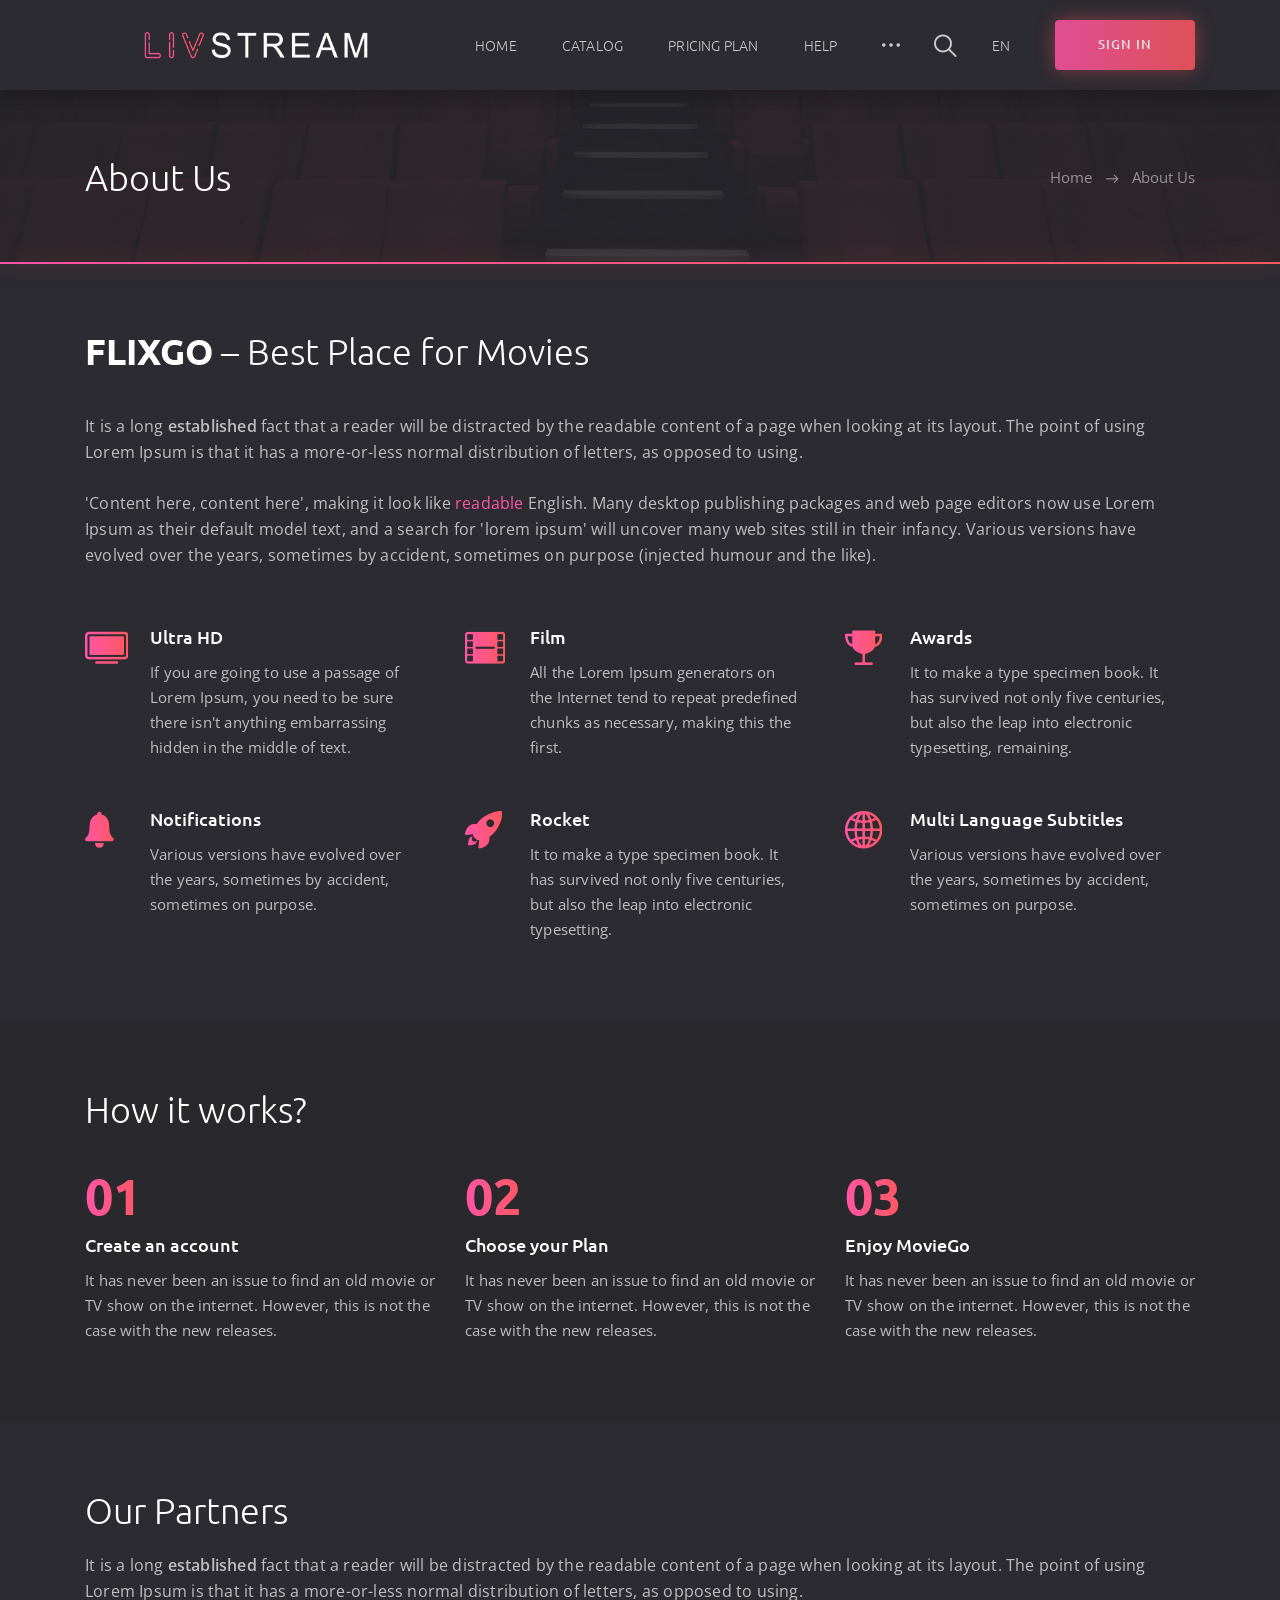
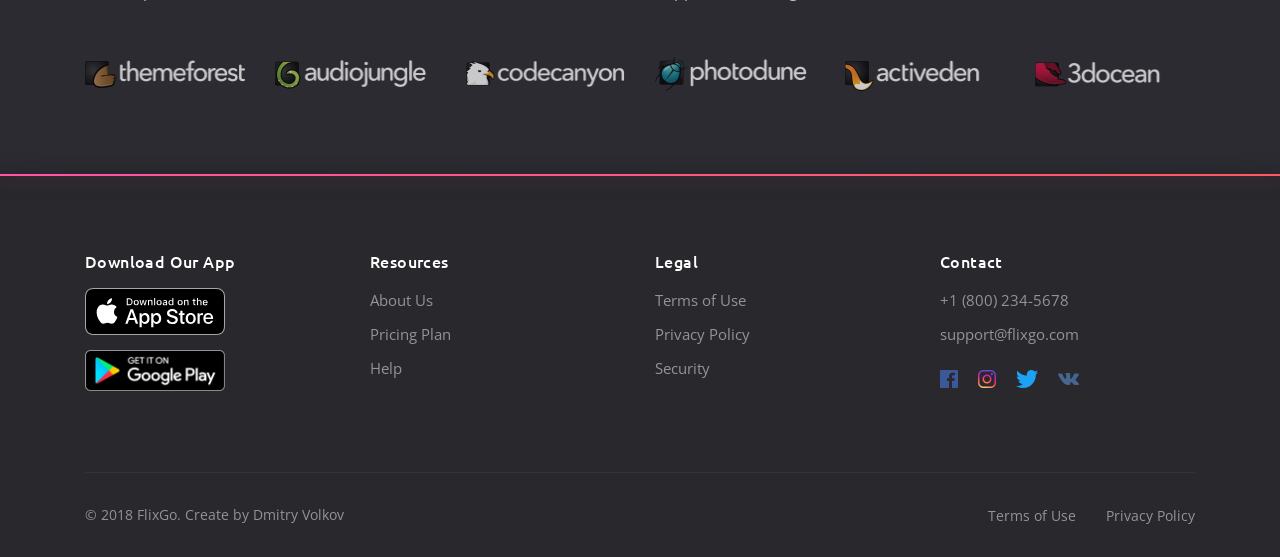
<file: about.html>
<!DOCTYPE html>
<html lang="en">

<!-- Mirrored from dmitryvolkov.me/demo/flixgo1.1/about.html by HTTrack Website Copier/3.x [XR&CO'2014], Fri, 09 Aug 2019 09:50:34 GMT -->
<head>
	<meta charset="utf-8">
	<meta name="viewport" content="width=device-width, initial-scale=1, shrink-to-fit=no">

	<!-- Font -->
	<link href="https://fonts.googleapis.com/css?family=Open+Sans:400,600%7CUbuntu:300,400,500,700" rel="stylesheet">

	<!-- CSS -->
	<link rel="stylesheet" href="css/bootstrap-reboot.min.css">
	<link rel="stylesheet" href="css/bootstrap-grid.min.css">
	<link rel="stylesheet" href="css/owl.carousel.min.css">
	<link rel="stylesheet" href="css/jquery.mCustomScrollbar.min.css">
	<link rel="stylesheet" href="css/nouislider.min.css">
	<link rel="stylesheet" href="css/ionicons.min.css">
	<link rel="stylesheet" href="css/plyr.css">
	<link rel="stylesheet" href="css/photoswipe.css">
	<link rel="stylesheet" href="css/default-skin.css">
	<link rel="stylesheet" href="css/main.css">

	<!-- Favicons -->
	<link rel="icon" type="image/png" href="icon/favicon-32x32.png" sizes="32x32">
	<link rel="apple-touch-icon" href="icon/favicon-32x32.png">
	<link rel="apple-touch-icon" sizes="72x72" href="icon/apple-touch-icon-72x72.png">
	<link rel="apple-touch-icon" sizes="114x114" href="icon/apple-touch-icon-114x114.png">
	<link rel="apple-touch-icon" sizes="144x144" href="icon/apple-touch-icon-144x144.png">

	<meta name="description" content="">
	<meta name="keywords" content="">
	<meta name="author" content="Dmitry Volkov">
	<title>FlixGo – Online Movies, TV Shows & Cinema HTML Template</title>

</head>
<body class="body">
	
	<!-- header -->
	<header class="header">
		<div class="header__wrap">
			<div class="container">
				<div class="row">
					<div class="col-12">
						<div class="header__content">
							<!-- header logo -->
							<a href="index.html" class="header__logo">
								<img src="img/liv2.png" alt="">
							</a>
							<!-- end header logo -->

							<!-- header nav -->
							<ul class="header__nav">
								<!-- dropdown -->
								<li class="header__nav-item">
									<a class="dropdown-toggle header__nav-link" href="#" role="button" id="dropdownMenuHome" data-toggle="dropdown" aria-haspopup="true" aria-expanded="false">Home</a>

									<ul class="dropdown-menu header__dropdown-menu" aria-labelledby="dropdownMenuHome">
										<li><a href="index.html">Home slideshow bg</a></li>
										<li><a href="index2.html">Home static bg</a></li>
									</ul>
								</li>
								<!-- end dropdown -->

								<!-- dropdown -->
								<li class="header__nav-item">
									<a class="dropdown-toggle header__nav-link" href="#" role="button" id="dropdownMenuCatalog" data-toggle="dropdown" aria-haspopup="true" aria-expanded="false">Catalog</a>

									<ul class="dropdown-menu header__dropdown-menu" aria-labelledby="dropdownMenuCatalog">
										<li><a href="catalog1.html">Catalog Grid</a></li>
										<li><a href="catalog2.html">Catalog List</a></li>
										<li><a href="details1.html">Details Movie</a></li>
										<li><a href="details2.html">Details TV Series</a></li>
									</ul>
								</li>
								<!-- end dropdown -->

								<li class="header__nav-item">
									<a href="pricing.html" class="header__nav-link">Pricing Plan</a>
								</li>

								<li class="header__nav-item">
									<a href="faq.html" class="header__nav-link">Help</a>
								</li>

								<!-- dropdown -->
								<li class="dropdown header__nav-item">
									<a class="dropdown-toggle header__nav-link header__nav-link--more" href="#" role="button" id="dropdownMenuMore" data-toggle="dropdown" aria-haspopup="true" aria-expanded="false"><i class="icon ion-ios-more"></i></a>

									<ul class="dropdown-menu header__dropdown-menu" aria-labelledby="dropdownMenuMore">
										<li><a href="about.html">About</a></li>
										<li><a href="profile.html">Profile</a></li>
										<li><a href="signin.html">Sign In</a></li>
										<li><a href="signup.html">Sign Up</a></li>
										<li><a href="404.html">404 Page</a></li>
									</ul>
								</li>
								<!-- end dropdown -->
							</ul>
							<!-- end header nav -->

							<!-- header auth -->
							<div class="header__auth">
								<button class="header__search-btn" type="button">
									<i class="icon ion-ios-search"></i>
								</button>

								<!-- dropdown -->
								<div class="dropdown header__lang">
									<a class="dropdown-toggle header__nav-link" href="#" role="button" id="dropdownMenuLang" data-toggle="dropdown" aria-haspopup="true" aria-expanded="false">EN</a>

									<ul class="dropdown-menu header__dropdown-menu" aria-labelledby="dropdownMenuLang">
										<li><a href="#">English</a></li>
										<li><a href="#">Spanish</a></li>
										<li><a href="#">Russian</a></li>
									</ul>
								</div>
								<!-- end dropdown -->

								<a href="signin.html" class="header__sign-in">
									<i class="icon ion-ios-log-in"></i>
									<span>sign in</span>
								</a>
							</div>
							<!-- end header auth -->

							<!-- header menu btn -->
							<button class="header__btn" type="button">
								<span></span>
								<span></span>
								<span></span>
							</button>
							<!-- end header menu btn -->
						</div>
					</div>
				</div>
			</div>
		</div>

		<!-- header search -->
		<form action="#" class="header__search">
			<div class="container">
				<div class="row">
					<div class="col-12">
						<div class="header__search-content">
							<input type="text" placeholder="Search for a movie, TV Series that you are looking for">

							<button type="button">search</button>
						</div>
					</div>
				</div>
			</div>
		</form>
		<!-- end header search -->
	</header>
	<!-- end header -->

	<!-- page title -->
	<section class="section section--first section--bg" data-bg="img/section/section.jpg">
		<div class="container">
			<div class="row">
				<div class="col-12">
					<div class="section__wrap">
						<!-- section title -->
						<h2 class="section__title">About Us</h2>
						<!-- end section title -->

						<!-- breadcrumb -->
						<ul class="breadcrumb">
							<li class="breadcrumb__item"><a href="#">Home</a></li>
							<li class="breadcrumb__item breadcrumb__item--active">About Us</li>
						</ul>
						<!-- end breadcrumb -->
					</div>
				</div>
			</div>
		</div>
	</section>
	<!-- end page title -->

	<!-- about -->
	<section class="section">
		<div class="container">
			<div class="row">
				<!-- section title -->
				<div class="col-12">
					<h2 class="section__title"><b>FLIXGO</b> – Best Place for Movies</h2>
				</div>
				<!-- end section title -->

				<!-- section text -->
				<div class="col-12">
					<p class="section__text">It is a long <b>established</b> fact that a reader will be distracted by the readable content of a page when looking at its layout. The point of using Lorem Ipsum is that it has a more-or-less normal distribution of letters, as opposed to using.</p>

					<p class="section__text section__text--last-with-margin">'Content here, content here', making it look like <a href="#">readable</a> English. Many desktop publishing packages and web page editors now use Lorem Ipsum as their default model text, and a search for 'lorem ipsum' will uncover many web sites still in their infancy. Various versions have evolved over the years, sometimes by accident, sometimes on purpose (injected humour and the like).</p>
				</div>
				<!-- end section text -->

				<!-- feature -->
				<div class="col-12 col-md-6 col-lg-4">
					<div class="feature">
						<i class="icon ion-ios-tv feature__icon"></i>
						<h3 class="feature__title">Ultra HD</h3>
						<p class="feature__text">If you are going to use a passage of Lorem Ipsum, you need to be sure there isn't anything embarrassing hidden in the middle of text.</p>
					</div>
				</div>
				<!-- end feature -->

				<!-- feature -->
				<div class="col-12 col-md-6 col-lg-4">
					<div class="feature">
						<i class="icon ion-ios-film feature__icon"></i>
						<h3 class="feature__title">Film</h3>
						<p class="feature__text">All the Lorem Ipsum generators on the Internet tend to repeat predefined chunks as necessary, making this the first.</p>
					</div>
				</div>
				<!-- end feature -->

				<!-- feature -->
				<div class="col-12 col-md-6 col-lg-4">
					<div class="feature">
						<i class="icon ion-ios-trophy feature__icon"></i>
						<h3 class="feature__title">Awards</h3>
						<p class="feature__text">It to make a type specimen book. It has survived not only five centuries, but also the leap into electronic typesetting, remaining.</p>
					</div>
				</div>
				<!-- end feature -->

				<!-- feature -->
				<div class="col-12 col-md-6 col-lg-4">
					<div class="feature">
						<i class="icon ion-ios-notifications feature__icon"></i>
						<h3 class="feature__title">Notifications</h3>
						<p class="feature__text">Various versions have evolved over the years, sometimes by accident, sometimes on purpose.</p>
					</div>
				</div>
				<!-- end feature -->

				<!-- feature -->
				<div class="col-12 col-md-6 col-lg-4">
					<div class="feature">
						<i class="icon ion-ios-rocket feature__icon"></i>
						<h3 class="feature__title">Rocket</h3>
						<p class="feature__text">It to make a type specimen book. It has survived not only five centuries, but also the leap into electronic typesetting.</p>
					</div>
				</div>
				<!-- end feature -->

				<!-- feature -->
				<div class="col-12 col-md-6 col-lg-4">
					<div class="feature">
						<i class="icon ion-ios-globe feature__icon"></i>
						<h3 class="feature__title">Multi Language Subtitles </h3>
						<p class="feature__text">Various versions have evolved over the years, sometimes by accident, sometimes on purpose.</p>
					</div>
				</div>
				<!-- end feature -->
			</div>
		</div>
	</section>
	<!-- end about -->

	<!-- how it works -->
	<section class="section section--dark">
		<div class="container">
			<div class="row">
				<!-- section title -->
				<div class="col-12">
					<h2 class="section__title section__title--no-margin">How it works?</h2>
				</div>
				<!-- end section title -->

				<!-- how box -->
				<div class="col-12 col-md-6 col-lg-4">
					<div class="how">
						<span class="how__number">01</span>
						<h3 class="how__title">Create an account</h3>
						<p class="how__text">It has never been an issue to find an old movie or TV show on the internet. However, this is not the case with the new releases.</p>
					</div>
				</div>
				<!-- ebd how box -->

				<!-- how box -->
				<div class="col-12 col-md-6 col-lg-4">
					<div class="how">
						<span class="how__number">02</span>
						<h3 class="how__title">Choose your Plan</h3>
						<p class="how__text">It has never been an issue to find an old movie or TV show on the internet. However, this is not the case with the new releases.</p>
					</div>
				</div>
				<!-- ebd how box -->

				<!-- how box -->
				<div class="col-12 col-md-6 col-lg-4">
					<div class="how">
						<span class="how__number">03</span>
						<h3 class="how__title">Enjoy MovieGo</h3>
						<p class="how__text">It has never been an issue to find an old movie or TV show on the internet. However, this is not the case with the new releases.</p>
					</div>
				</div>
				<!-- ebd how box -->
			</div>
		</div>
	</section>
	<!-- end how it works -->

	<!-- partners -->
	<section class="section">
		<div class="container">
			<div class="row">
				<!-- section title -->
				<div class="col-12">
					<h2 class="section__title section__title--no-margin">Our Partners</h2>
				</div>
				<!-- end section title -->

				<!-- section text -->
				<div class="col-12">
					<p class="section__text section__text--last-with-margin">It is a long <b>established</b> fact that a reader will be distracted by the readable content of a page when looking at its layout. The point of using Lorem Ipsum is that it has a more-or-less normal distribution of letters, as opposed to using.</p>
				</div>
				<!-- end section text -->

				<!-- partner -->
				<div class="col-6 col-sm-4 col-md-3 col-lg-2">
					<a href="#" class="partner">
						<img src="img/partners/themeforest-light-background.png" alt="" class="partner__img">
					</a>
				</div>
				<!-- end partner -->

				<!-- partner -->
				<div class="col-6 col-sm-4 col-md-3 col-lg-2">
					<a href="#" class="partner">
						<img src="img/partners/audiojungle-light-background.png" alt="" class="partner__img">
					</a>
				</div>
				<!-- end partner -->

				<!-- partner -->
				<div class="col-6 col-sm-4 col-md-3 col-lg-2">
					<a href="#" class="partner">
						<img src="img/partners/codecanyon-light-background.png" alt="" class="partner__img">
					</a>
				</div>
				<!-- end partner -->

				<!-- partner -->
				<div class="col-6 col-sm-4 col-md-3 col-lg-2">
					<a href="#" class="partner">
						<img src="img/partners/photodune-light-background.png" alt="" class="partner__img">
					</a>
				</div>
				<!-- end partner -->

				<!-- partner -->
				<div class="col-6 col-sm-4 col-md-3 col-lg-2">
					<a href="#" class="partner">
						<img src="img/partners/activeden-light-background.png" alt="" class="partner__img">
					</a>
				</div>
				<!-- end partner -->

				<!-- partner -->
				<div class="col-6 col-sm-4 col-md-3 col-lg-2">
					<a href="#" class="partner">
						<img src="img/partners/3docean-light-background.png" alt="" class="partner__img">
					</a>
				</div>
				<!-- end partner -->
			</div>
		</div>
	</section>
	<!-- end partners -->

	<!-- footer -->
	<footer class="footer">
		<div class="container">
			<div class="row">
				<!-- footer list -->
				<div class="col-12 col-md-3">
					<h6 class="footer__title">Download Our App</h6>
					<ul class="footer__app">
						<li><a href="#"><img src="img/Download_on_the_App_Store_Badge.svg" alt=""></a></li>
						<li><a href="#"><img src="img/google-play-badge.png" alt=""></a></li>
					</ul>
				</div>
				<!-- end footer list -->

				<!-- footer list -->
				<div class="col-6 col-sm-4 col-md-3">
					<h6 class="footer__title">Resources</h6>
					<ul class="footer__list">
						<li><a href="#">About Us</a></li>
						<li><a href="#">Pricing Plan</a></li>
						<li><a href="#">Help</a></li>
					</ul>
				</div>
				<!-- end footer list -->

				<!-- footer list -->
				<div class="col-6 col-sm-4 col-md-3">
					<h6 class="footer__title">Legal</h6>
					<ul class="footer__list">
						<li><a href="#">Terms of Use</a></li>
						<li><a href="#">Privacy Policy</a></li>
						<li><a href="#">Security</a></li>
					</ul>
				</div>
				<!-- end footer list -->

				<!-- footer list -->
				<div class="col-12 col-sm-4 col-md-3">
					<h6 class="footer__title">Contact</h6>
					<ul class="footer__list">
						<li><a href="tel:+18002345678">+1 (800) 234-5678</a></li>
						<li><a href="mailto:support@moviego.com">support@flixgo.com</a></li>
					</ul>
					<ul class="footer__social">
						<li class="facebook"><a href="#"><i class="icon ion-logo-facebook"></i></a></li>
						<li class="instagram"><a href="#"><i class="icon ion-logo-instagram"></i></a></li>
						<li class="twitter"><a href="#"><i class="icon ion-logo-twitter"></i></a></li>
						<li class="vk"><a href="#"><i class="icon ion-logo-vk"></i></a></li>
					</ul>
				</div>
				<!-- end footer list -->

				<!-- footer copyright -->
				<div class="col-12">
					<div class="footer__copyright">
						<small>© 2018 FlixGo. Create by <a href="https://themeforest.net/user/dmitryvolkov/portfolio?ref=DmitryVolkov" target="_blank">Dmitry Volkov</a></small>

						<ul>
							<li><a href="#">Terms of Use</a></li>
							<li><a href="#">Privacy Policy</a></li>
						</ul>
					</div>
				</div>
				<!-- end footer copyright -->
			</div>
		</div>
	</footer>
	<!-- end footer -->

	<!-- JS -->
	<script src="js/jquery-3.3.1.min.js"></script>
	<script src="js/bootstrap.bundle.min.js"></script>
	<script src="js/owl.carousel.min.js"></script>
	<script src="js/jquery.mousewheel.min.js"></script>
	<script src="js/jquery.mCustomScrollbar.min.js"></script>
	<script src="js/wNumb.js"></script>
	<script src="js/nouislider.min.js"></script>
	<script src="js/plyr.min.js"></script>
	<script src="js/jquery.morelines.min.js"></script>
	<script src="js/photoswipe.min.js"></script>
	<script src="js/photoswipe-ui-default.min.js"></script>
	<script src="js/main.js"></script>
</body>

<!-- Mirrored from dmitryvolkov.me/demo/flixgo1.1/about.html by HTTrack Website Copier/3.x [XR&CO'2014], Fri, 09 Aug 2019 09:50:34 GMT -->
</html>
</file>
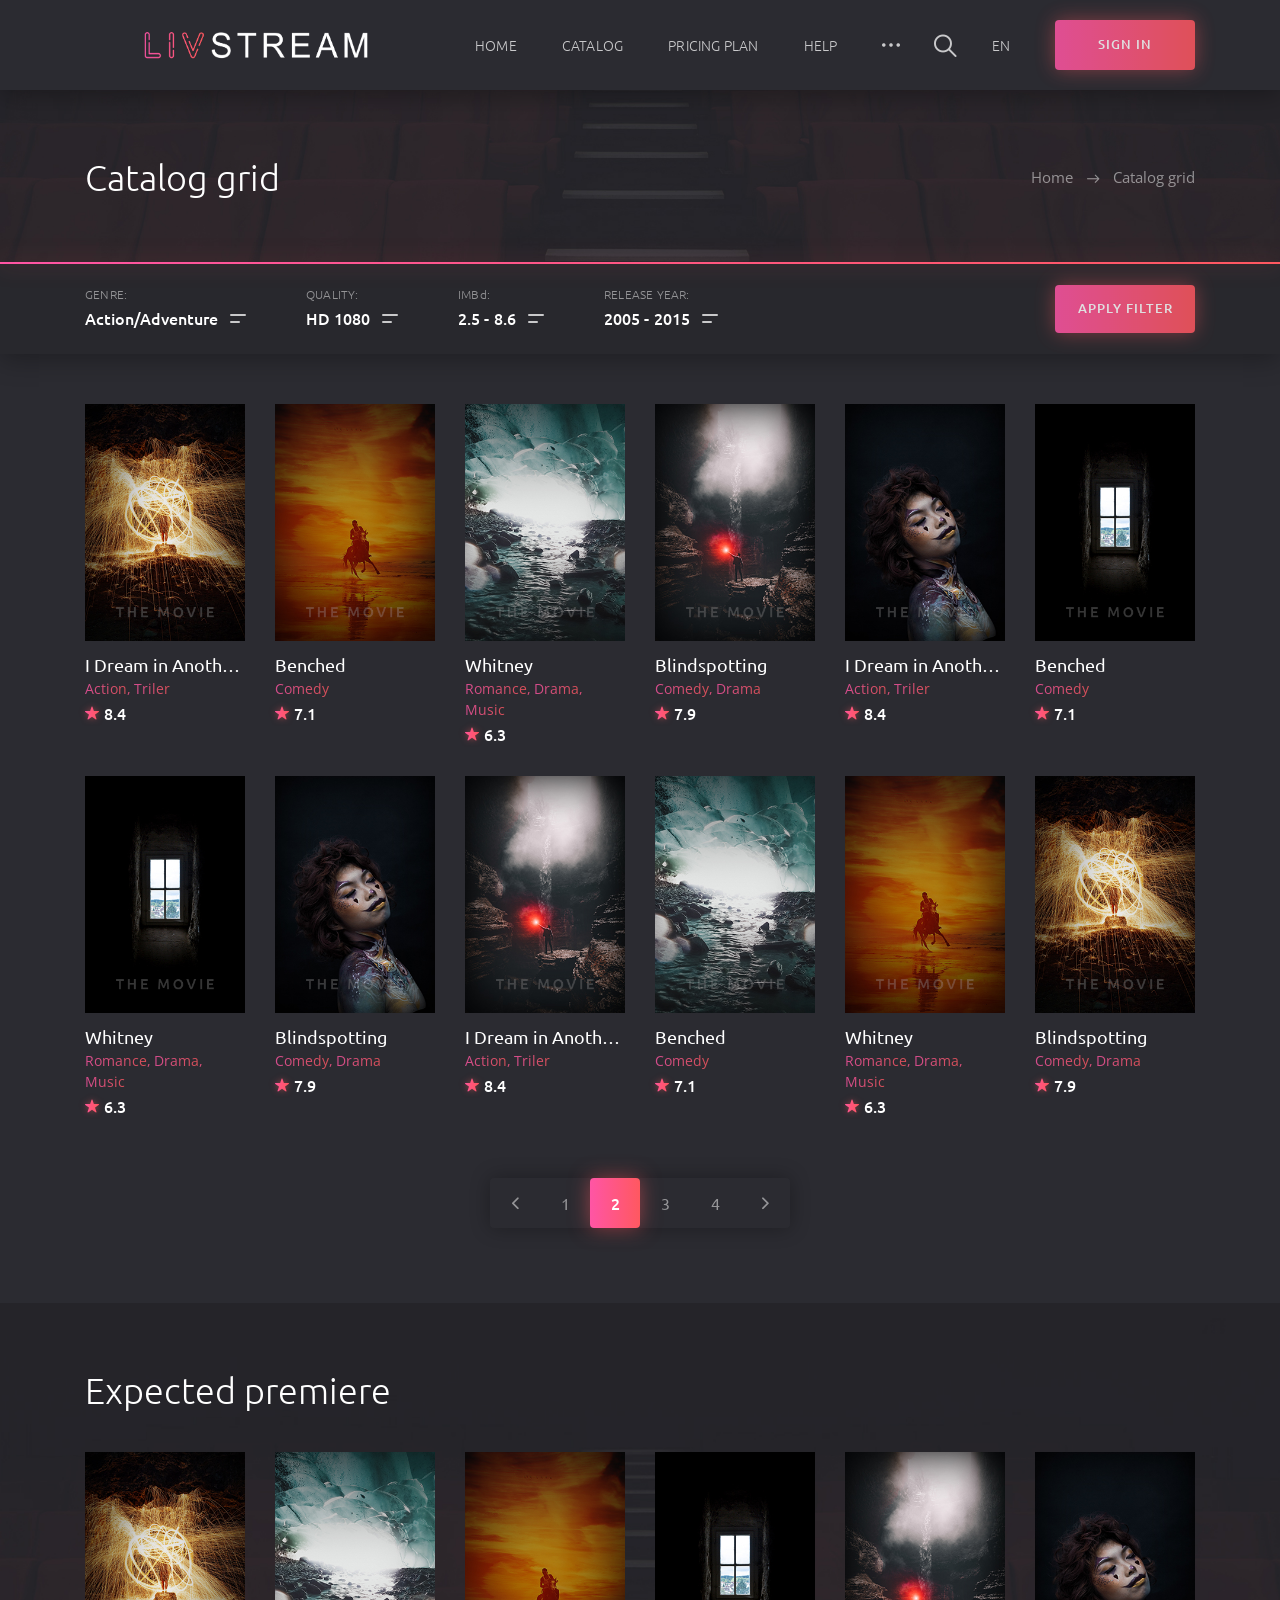
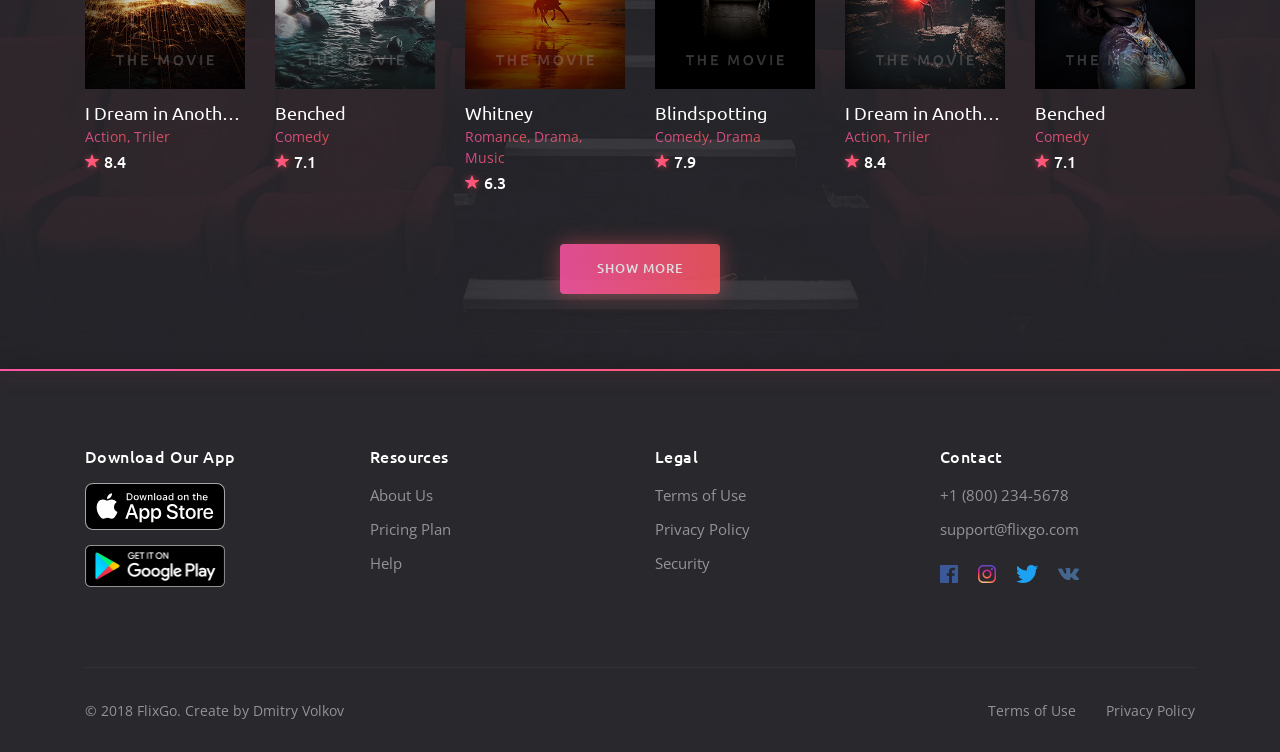
<file: catalog1.html>
<!DOCTYPE html>
<html lang="en">

<!-- Mirrored from dmitryvolkov.me/demo/flixgo1.1/catalog1.html by HTTrack Website Copier/3.x [XR&CO'2014], Fri, 09 Aug 2019 09:50:08 GMT -->
<head>
	<meta charset="utf-8">
	<meta name="viewport" content="width=device-width, initial-scale=1, shrink-to-fit=no">

	<!-- Font -->
	<link href="https://fonts.googleapis.com/css?family=Open+Sans:400,600%7CUbuntu:300,400,500,700" rel="stylesheet"> 

	<!-- CSS -->
	<link rel="stylesheet" href="css/bootstrap-reboot.min.css">
	<link rel="stylesheet" href="css/bootstrap-grid.min.css">
	<link rel="stylesheet" href="css/owl.carousel.min.css">
	<link rel="stylesheet" href="css/jquery.mCustomScrollbar.min.css">
	<link rel="stylesheet" href="css/nouislider.min.css">
	<link rel="stylesheet" href="css/ionicons.min.css">
	<link rel="stylesheet" href="css/plyr.css">
	<link rel="stylesheet" href="css/photoswipe.css">
	<link rel="stylesheet" href="css/default-skin.css">
	<link rel="stylesheet" href="css/main.css">

	<!-- Favicons -->
	<link rel="icon" type="image/png" href="icon/favicon-32x32.png" sizes="32x32">
	<link rel="apple-touch-icon" href="icon/favicon-32x32.png">
	<link rel="apple-touch-icon" sizes="72x72" href="icon/apple-touch-icon-72x72.png">
	<link rel="apple-touch-icon" sizes="114x114" href="icon/apple-touch-icon-114x114.png">
	<link rel="apple-touch-icon" sizes="144x144" href="icon/apple-touch-icon-144x144.png">

	<meta name="description" content="">
	<meta name="keywords" content="">
	<meta name="author" content="Dmitry Volkov">
	<title>FlixGo – Online Movies, TV Shows & Cinema HTML Template</title>

</head>
<body class="body">
	
	<!-- header -->
	<header class="header">
		<div class="header__wrap">
			<div class="container">
				<div class="row">
					<div class="col-12">
						<div class="header__content">
							<!-- header logo -->
							<a href="index.html" class="header__logo">
								<img src="img/liv2.png" alt="">
							</a>
							<!-- end header logo -->

							<!-- header nav -->
							<ul class="header__nav">
								<!-- dropdown -->
								<li class="header__nav-item">
									<a class="dropdown-toggle header__nav-link" href="#" role="button" id="dropdownMenuHome" data-toggle="dropdown" aria-haspopup="true" aria-expanded="false">Home</a>

									<ul class="dropdown-menu header__dropdown-menu" aria-labelledby="dropdownMenuHome">
										<li><a href="index.html">Home slideshow bg</a></li>
										<li><a href="index2.html">Home static bg</a></li>
									</ul>
								</li>
								<!-- end dropdown -->

								<!-- dropdown -->
								<li class="header__nav-item">
									<a class="dropdown-toggle header__nav-link" href="#" role="button" id="dropdownMenuCatalog" data-toggle="dropdown" aria-haspopup="true" aria-expanded="false">Catalog</a>

									<ul class="dropdown-menu header__dropdown-menu" aria-labelledby="dropdownMenuCatalog">
										<li><a href="catalog1.html">Catalog Grid</a></li>
										<li><a href="catalog2.html">Catalog List</a></li>
										<li><a href="details1.html">Details Movie</a></li>
										<li><a href="details2.html">Details TV Series</a></li>
									</ul>
								</li>
								<!-- end dropdown -->

								<li class="header__nav-item">
									<a href="pricing.html" class="header__nav-link">Pricing Plan</a>
								</li>

								<li class="header__nav-item">
									<a href="faq.html" class="header__nav-link">Help</a>
								</li>

								<!-- dropdown -->
								<li class="dropdown header__nav-item">
									<a class="dropdown-toggle header__nav-link header__nav-link--more" href="#" role="button" id="dropdownMenuMore" data-toggle="dropdown" aria-haspopup="true" aria-expanded="false"><i class="icon ion-ios-more"></i></a>

									<ul class="dropdown-menu header__dropdown-menu" aria-labelledby="dropdownMenuMore">
										<li><a href="about.html">About</a></li>
										<li><a href="profile.html">Profile</a></li>
										<li><a href="signin.html">Sign In</a></li>
										<li><a href="signup.html">Sign Up</a></li>
										<li><a href="404.html">404 Page</a></li>
									</ul>
								</li>
								<!-- end dropdown -->
							</ul>
							<!-- end header nav -->

							<!-- header auth -->
							<div class="header__auth">
								<button class="header__search-btn" type="button">
									<i class="icon ion-ios-search"></i>
								</button>

								<!-- dropdown -->
								<div class="dropdown header__lang">
									<a class="dropdown-toggle header__nav-link" href="#" role="button" id="dropdownMenuLang" data-toggle="dropdown" aria-haspopup="true" aria-expanded="false">EN</a>

									<ul class="dropdown-menu header__dropdown-menu" aria-labelledby="dropdownMenuLang">
										<li><a href="#">English</a></li>
										<li><a href="#">Spanish</a></li>
										<li><a href="#">Russian</a></li>
									</ul>
								</div>
								<!-- end dropdown -->

								<a href="signin.html" class="header__sign-in">
									<i class="icon ion-ios-log-in"></i>
									<span>sign in</span>
								</a>
							</div>
							<!-- end header auth -->

							<!-- header menu btn -->
							<button class="header__btn" type="button">
								<span></span>
								<span></span>
								<span></span>
							</button>
							<!-- end header menu btn -->
						</div>
					</div>
				</div>
			</div>
		</div>

		<!-- header search -->
		<form action="#" class="header__search">
			<div class="container">
				<div class="row">
					<div class="col-12">
						<div class="header__search-content">
							<input type="text" placeholder="Search for a movie, TV Series that you are looking for">

							<button type="button">search</button>
						</div>
					</div>
				</div>
			</div>
		</form>
		<!-- end header search -->
	</header>
	<!-- end header -->

	<!-- page title -->
	<section class="section section--first section--bg" data-bg="img/section/section.jpg">
		<div class="container">
			<div class="row">
				<div class="col-12">
					<div class="section__wrap">
						<!-- section title -->
						<h2 class="section__title">Catalog grid</h2>
						<!-- end section title -->

						<!-- breadcrumb -->
						<ul class="breadcrumb">
							<li class="breadcrumb__item"><a href="#">Home</a></li>
							<li class="breadcrumb__item breadcrumb__item--active">Catalog grid</li>
						</ul>
						<!-- end breadcrumb -->
					</div>
				</div>
			</div>
		</div>
	</section>
	<!-- end page title -->

	<!-- filter -->
	<div class="filter">
		<div class="container">
			<div class="row">
				<div class="col-12">
					<div class="filter__content">
						<div class="filter__items">
							<!-- filter item -->
							<div class="filter__item" id="filter__genre">
								<span class="filter__item-label">GENRE:</span>

								<div class="filter__item-btn dropdown-toggle" role="navigation" id="filter-genre" data-toggle="dropdown" aria-haspopup="true" aria-expanded="false">
									<input type="button" value="Action/Adventure">
									<span></span>
								</div>

								<ul class="filter__item-menu dropdown-menu scrollbar-dropdown" aria-labelledby="filter-genre">
									<li>Action/Adventure</li>
									<li>Animals</li>
									<li>Animation</li>
									<li>Biography</li>
									<li>Comedy</li>
									<li>Cooking</li>
									<li>Dance</li>
									<li>Documentary</li>
									<li>Drama</li>
									<li>Education</li>
									<li>Entertainment</li>
									<li>Family</li>
									<li>Fantasy</li>
									<li>History</li>
									<li>Horror</li>
									<li>Independent</li>
									<li>International</li>
									<li>Kids</li>
									<li>Kids & Family</li>
									<li>Medical</li>
									<li>Military/War</li>
									<li>Music</li>
									<li>Musical</li>
									<li>Mystery/Crime</li>
									<li>Nature</li>
									<li>Paranormal</li>
									<li>Politics</li>
									<li>Racing</li>
									<li>Romance</li>
									<li>Sci-Fi/Horror</li>
									<li>Science</li>
									<li>Science Fiction</li>
									<li>Science/Nature</li>
									<li>Spanish</li>
									<li>Travel</li>
									<li>Western</li>
								</ul>
							</div>
							<!-- end filter item -->

							<!-- filter item -->
							<div class="filter__item" id="filter__quality">
								<span class="filter__item-label">QUALITY:</span>

								<div class="filter__item-btn dropdown-toggle" role="navigation" id="filter-quality" data-toggle="dropdown" aria-haspopup="true" aria-expanded="false">
									<input type="button" value="HD 1080">
									<span></span>
								</div>

								<ul class="filter__item-menu dropdown-menu scrollbar-dropdown" aria-labelledby="filter-quality">
									<li>HD 1080</li>
									<li>HD 720</li>
									<li>DVD</li>
									<li>TS</li>
								</ul>
							</div>
							<!-- end filter item -->

							<!-- filter item -->
							<div class="filter__item" id="filter__rate">
								<span class="filter__item-label">IMBd:</span>

								<div class="filter__item-btn dropdown-toggle" role="button" id="filter-rate" data-toggle="dropdown" aria-haspopup="true" aria-expanded="false">
									<div class="filter__range">
										<div id="filter__imbd-start"></div>
										<div id="filter__imbd-end"></div>
									</div>
									<span></span>
								</div>

								<div class="filter__item-menu filter__item-menu--range dropdown-menu" aria-labelledby="filter-rate">
									<div id="filter__imbd"></div>
								</div>
							</div>
							<!-- end filter item -->

							<!-- filter item -->
							<div class="filter__item" id="filter__year">
								<span class="filter__item-label">RELEASE YEAR:</span>

								<div class="filter__item-btn dropdown-toggle" role="button" id="filter-year" data-toggle="dropdown" aria-haspopup="true" aria-expanded="false">
									<div class="filter__range">
										<div id="filter__years-start"></div>
										<div id="filter__years-end"></div>
									</div>
									<span></span>
								</div>

								<div class="filter__item-menu filter__item-menu--range dropdown-menu" aria-labelledby="filter-year">
									<div id="filter__years"></div>
								</div>
							</div>
							<!-- end filter item -->
						</div>
						
						<!-- filter btn -->
						<button class="filter__btn" type="button">apply filter</button>
						<!-- end filter btn -->
					</div>
				</div>
			</div>
		</div>
	</div>
	<!-- end filter -->

	<!-- catalog -->
	<div class="catalog">
		<div class="container">
			<div class="row">
				<!-- card -->
				<div class="col-6 col-sm-4 col-lg-3 col-xl-2">
					<div class="card">
						<div class="card__cover">
							<img src="img/covers/cover.jpg" alt="">
							<a href="#" class="card__play">
								<i class="icon ion-ios-play"></i>
							</a>
						</div>
						<div class="card__content">
							<h3 class="card__title"><a href="#">I Dream in Another Language</a></h3>
							<span class="card__category">
								<a href="#">Action</a>
								<a href="#">Triler</a>
							</span>
							<span class="card__rate"><i class="icon ion-ios-star"></i>8.4</span>
						</div>
					</div>
				</div>
				<!-- end card -->

				<!-- card -->
				<div class="col-6 col-sm-4 col-lg-3 col-xl-2">
					<div class="card">
						<div class="card__cover">
							<img src="img/covers/cover2.jpg" alt="">
							<a href="#" class="card__play">
								<i class="icon ion-ios-play"></i>
							</a>
						</div>
						<div class="card__content">
							<h3 class="card__title"><a href="#">Benched</a></h3>
							<span class="card__category">
								<a href="#">Comedy</a>
							</span>
							<span class="card__rate"><i class="icon ion-ios-star"></i>7.1</span>
						</div>
					</div>
				</div>
				<!-- end card -->

				<!-- card -->
				<div class="col-6 col-sm-4 col-lg-3 col-xl-2">
					<div class="card">
						<div class="card__cover">
							<img src="img/covers/cover3.jpg" alt="">
							<a href="#" class="card__play">
								<i class="icon ion-ios-play"></i>
							</a>
						</div>
						<div class="card__content">
							<h3 class="card__title"><a href="#">Whitney</a></h3>
							<span class="card__category">
								<a href="#">Romance</a>
								<a href="#">Drama</a>
								<a href="#">Music</a>
							</span>
							<span class="card__rate"><i class="icon ion-ios-star"></i>6.3</span>
						</div>
					</div>
				</div>
				<!-- end card -->

				<!-- card -->
				<div class="col-6 col-sm-4 col-lg-3 col-xl-2">
					<div class="card">
						<div class="card__cover">
							<img src="img/covers/cover4.jpg" alt="">
							<a href="#" class="card__play">
								<i class="icon ion-ios-play"></i>
							</a>
						</div>
						<div class="card__content">
							<h3 class="card__title"><a href="#">Blindspotting</a></h3>
							<span class="card__category">
								<a href="#">Comedy</a>
								<a href="#">Drama</a>
							</span>
							<span class="card__rate"><i class="icon ion-ios-star"></i>7.9</span>
						</div>
					</div>
				</div>
				<!-- end card -->

				<!-- card -->
				<div class="col-6 col-sm-4 col-lg-3 col-xl-2">
					<div class="card">
						<div class="card__cover">
							<img src="img/covers/cover5.jpg" alt="">
							<a href="#" class="card__play">
								<i class="icon ion-ios-play"></i>
							</a>
						</div>
						<div class="card__content">
							<h3 class="card__title"><a href="#">I Dream in Another Language</a></h3>
							<span class="card__category">
								<a href="#">Action</a>
								<a href="#">Triler</a>
							</span>
							<span class="card__rate"><i class="icon ion-ios-star"></i>8.4</span>
						</div>
					</div>
				</div>
				<!-- end card -->

				<!-- card -->
				<div class="col-6 col-sm-4 col-lg-3 col-xl-2">
					<div class="card">
						<div class="card__cover">
							<img src="img/covers/cover6.jpg" alt="">
							<a href="#" class="card__play">
								<i class="icon ion-ios-play"></i>
							</a>
						</div>
						<div class="card__content">
							<h3 class="card__title"><a href="#">Benched</a></h3>
							<span class="card__category">
								<a href="#">Comedy</a>
							</span>
							<span class="card__rate"><i class="icon ion-ios-star"></i>7.1</span>
						</div>
					</div>
				</div>
				<!-- end card -->

				<!-- card -->
				<div class="col-6 col-sm-4 col-lg-3 col-xl-2">
					<div class="card">
						<div class="card__cover">
							<img src="img/covers/cover6.jpg" alt="">
							<a href="#" class="card__play">
								<i class="icon ion-ios-play"></i>
							</a>
						</div>
						<div class="card__content">
							<h3 class="card__title"><a href="#">Whitney</a></h3>
							<span class="card__category">
								<a href="#">Romance</a>
								<a href="#">Drama</a>
								<a href="#">Music</a>
							</span>
							<span class="card__rate"><i class="icon ion-ios-star"></i>6.3</span>
						</div>
					</div>
				</div>
				<!-- end card -->

				<!-- card -->
				<div class="col-6 col-sm-4 col-lg-3 col-xl-2">
					<div class="card">
						<div class="card__cover">
							<img src="img/covers/cover5.jpg" alt="">
							<a href="#" class="card__play">
								<i class="icon ion-ios-play"></i>
							</a>
						</div>
						<div class="card__content">
							<h3 class="card__title"><a href="#">Blindspotting</a></h3>
							<span class="card__category">
								<a href="#">Comedy</a>
								<a href="#">Drama</a>
							</span>
							<span class="card__rate"><i class="icon ion-ios-star"></i>7.9</span>
						</div>
					</div>
				</div>
				<!-- end card -->

				<!-- card -->
				<div class="col-6 col-sm-4 col-lg-3 col-xl-2">
					<div class="card">
						<div class="card__cover">
							<img src="img/covers/cover4.jpg" alt="">
							<a href="#" class="card__play">
								<i class="icon ion-ios-play"></i>
							</a>
						</div>
						<div class="card__content">
							<h3 class="card__title"><a href="#">I Dream in Another Language</a></h3>
							<span class="card__category">
								<a href="#">Action</a>
								<a href="#">Triler</a>
							</span>
							<span class="card__rate"><i class="icon ion-ios-star"></i>8.4</span>
						</div>
					</div>
				</div>
				<!-- end card -->

				<!-- card -->
				<div class="col-6 col-sm-4 col-lg-3 col-xl-2">
					<div class="card">
						<div class="card__cover">
							<img src="img/covers/cover3.jpg" alt="">
							<a href="#" class="card__play">
								<i class="icon ion-ios-play"></i>
							</a>
						</div>
						<div class="card__content">
							<h3 class="card__title"><a href="#">Benched</a></h3>
							<span class="card__category">
								<a href="#">Comedy</a>
							</span>
							<span class="card__rate"><i class="icon ion-ios-star"></i>7.1</span>
						</div>
					</div>
				</div>
				<!-- end card -->

				<!-- card -->
				<div class="col-6 col-sm-4 col-lg-3 col-xl-2">
					<div class="card">
						<div class="card__cover">
							<img src="img/covers/cover2.jpg" alt="">
							<a href="#" class="card__play">
								<i class="icon ion-ios-play"></i>
							</a>
						</div>
						<div class="card__content">
							<h3 class="card__title"><a href="#">Whitney</a></h3>
							<span class="card__category">
								<a href="#">Romance</a>
								<a href="#">Drama</a>
								<a href="#">Music</a>
							</span>
							<span class="card__rate"><i class="icon ion-ios-star"></i>6.3</span>
						</div>
					</div>
				</div>
				<!-- end card -->

				<!-- card -->
				<div class="col-6 col-sm-4 col-lg-3 col-xl-2">
					<div class="card">
						<div class="card__cover">
							<img src="img/covers/cover.jpg" alt="">
							<a href="#" class="card__play">
								<i class="icon ion-ios-play"></i>
							</a>
						</div>
						<div class="card__content">
							<h3 class="card__title"><a href="#">Blindspotting</a></h3>
							<span class="card__category">
								<a href="#">Comedy</a>
								<a href="#">Drama</a>
							</span>
							<span class="card__rate"><i class="icon ion-ios-star"></i>7.9</span>
						</div>
					</div>
				</div>
				<!-- end card -->

				<!-- paginator -->
				<div class="col-12">
					<ul class="paginator">
						<li class="paginator__item paginator__item--prev">
							<a href="#"><i class="icon ion-ios-arrow-back"></i></a>
						</li>
						<li class="paginator__item"><a href="#">1</a></li>
						<li class="paginator__item paginator__item--active"><a href="#">2</a></li>
						<li class="paginator__item"><a href="#">3</a></li>
						<li class="paginator__item"><a href="#">4</a></li>
						<li class="paginator__item paginator__item--next">
							<a href="#"><i class="icon ion-ios-arrow-forward"></i></a>
						</li>
					</ul>
				</div>
				<!-- end paginator -->
			</div>
		</div>
	</div>
	<!-- end catalog -->

	<!-- expected premiere -->
	<section class="section section--bg" data-bg="img/section/section.jpg">
		<div class="container">
			<div class="row">
				<!-- section title -->
				<div class="col-12">
					<h2 class="section__title">Expected premiere</h2>
				</div>
				<!-- end section title -->

				<!-- card -->
				<div class="col-6 col-sm-4 col-lg-3 col-xl-2">
					<div class="card">
						<div class="card__cover">
							<img src="img/covers/cover.jpg" alt="">
							<a href="#" class="card__play">
								<i class="icon ion-ios-play"></i>
							</a>
						</div>
						<div class="card__content">
							<h3 class="card__title"><a href="#">I Dream in Another Language</a></h3>
							<span class="card__category">
								<a href="#">Action</a>
								<a href="#">Triler</a>
							</span>
							<span class="card__rate"><i class="icon ion-ios-star"></i>8.4</span>
						</div>
					</div>
				</div>
				<!-- end card -->

				<!-- card -->
				<div class="col-6 col-sm-4 col-lg-3 col-xl-2">
					<div class="card">
						<div class="card__cover">
							<img src="img/covers/cover3.jpg" alt="">
							<a href="#" class="card__play">
								<i class="icon ion-ios-play"></i>
							</a>
						</div>
						<div class="card__content">
							<h3 class="card__title"><a href="#">Benched</a></h3>
							<span class="card__category">
								<a href="#">Comedy</a>
							</span>
							<span class="card__rate"><i class="icon ion-ios-star"></i>7.1</span>
						</div>
					</div>
				</div>
				<!-- end card -->

				<!-- card -->
				<div class="col-6 col-sm-4 col-lg-3 col-xl-2">
					<div class="card">
						<div class="card__cover">
							<img src="img/covers/cover2.jpg" alt="">
							<a href="#" class="card__play">
								<i class="icon ion-ios-play"></i>
							</a>
						</div>
						<div class="card__content">
							<h3 class="card__title"><a href="#">Whitney</a></h3>
							<span class="card__category">
								<a href="#">Romance</a>
								<a href="#">Drama</a>
								<a href="#">Music</a>
							</span>
							<span class="card__rate"><i class="icon ion-ios-star"></i>6.3</span>
						</div>
					</div>
				</div>
				<!-- end card -->

				<!-- card -->
				<div class="col-6 col-sm-4 col-lg-3 col-xl-2">
					<div class="card">
						<div class="card__cover">
							<img src="img/covers/cover6.jpg" alt="">
							<a href="#" class="card__play">
								<i class="icon ion-ios-play"></i>
							</a>
						</div>
						<div class="card__content">
							<h3 class="card__title"><a href="#">Blindspotting</a></h3>
							<span class="card__category">
								<a href="#">Comedy</a>
								<a href="#">Drama</a>
							</span>
							<span class="card__rate"><i class="icon ion-ios-star"></i>7.9</span>
						</div>
					</div>
				</div>
				<!-- end card -->

				<!-- card -->
				<div class="col-6 col-sm-4 col-lg-3 col-xl-2">
					<div class="card">
						<div class="card__cover">
							<img src="img/covers/cover4.jpg" alt="">
							<a href="#" class="card__play">
								<i class="icon ion-ios-play"></i>
							</a>
						</div>
						<div class="card__content">
							<h3 class="card__title"><a href="#">I Dream in Another Language</a></h3>
							<span class="card__category">
								<a href="#">Action</a>
								<a href="#">Triler</a>
							</span>
							<span class="card__rate"><i class="icon ion-ios-star"></i>8.4</span>
						</div>
					</div>
				</div>
				<!-- end card -->

				<!-- card -->
				<div class="col-6 col-sm-4 col-lg-3 col-xl-2">
					<div class="card">
						<div class="card__cover">
							<img src="img/covers/cover5.jpg" alt="">
							<a href="#" class="card__play">
								<i class="icon ion-ios-play"></i>
							</a>
						</div>
						<div class="card__content">
							<h3 class="card__title"><a href="#">Benched</a></h3>
							<span class="card__category">
								<a href="#">Comedy</a>
							</span>
							<span class="card__rate"><i class="icon ion-ios-star"></i>7.1</span>
						</div>
					</div>
				</div>
				<!-- end card -->

				<!-- section btn -->
				<div class="col-12">
					<a href="#" class="section__btn">Show more</a>
				</div>
				<!-- end section btn -->
			</div>
		</div>
	</section>
	<!-- end expected premiere -->

	<!-- footer -->
	<footer class="footer">
		<div class="container">
			<div class="row">
				<!-- footer list -->
				<div class="col-12 col-md-3">
					<h6 class="footer__title">Download Our App</h6>
					<ul class="footer__app">
						<li><a href="#"><img src="img/Download_on_the_App_Store_Badge.svg" alt=""></a></li>
						<li><a href="#"><img src="img/google-play-badge.png" alt=""></a></li>
					</ul>
				</div>
				<!-- end footer list -->

				<!-- footer list -->
				<div class="col-6 col-sm-4 col-md-3">
					<h6 class="footer__title">Resources</h6>
					<ul class="footer__list">
						<li><a href="#">About Us</a></li>
						<li><a href="#">Pricing Plan</a></li>
						<li><a href="#">Help</a></li>
					</ul>
				</div>
				<!-- end footer list -->

				<!-- footer list -->
				<div class="col-6 col-sm-4 col-md-3">
					<h6 class="footer__title">Legal</h6>
					<ul class="footer__list">
						<li><a href="#">Terms of Use</a></li>
						<li><a href="#">Privacy Policy</a></li>
						<li><a href="#">Security</a></li>
					</ul>
				</div>
				<!-- end footer list -->

				<!-- footer list -->
				<div class="col-12 col-sm-4 col-md-3">
					<h6 class="footer__title">Contact</h6>
					<ul class="footer__list">
						<li><a href="tel:+18002345678">+1 (800) 234-5678</a></li>
						<li><a href="mailto:support@moviego.com">support@flixgo.com</a></li>
					</ul>
					<ul class="footer__social">
						<li class="facebook"><a href="#"><i class="icon ion-logo-facebook"></i></a></li>
						<li class="instagram"><a href="#"><i class="icon ion-logo-instagram"></i></a></li>
						<li class="twitter"><a href="#"><i class="icon ion-logo-twitter"></i></a></li>
						<li class="vk"><a href="#"><i class="icon ion-logo-vk"></i></a></li>
					</ul>
				</div>
				<!-- end footer list -->

				<!-- footer copyright -->
				<div class="col-12">
					<div class="footer__copyright">
						<small>© 2018 FlixGo. Create by <a href="https://themeforest.net/user/dmitryvolkov/portfolio?ref=DmitryVolkov" target="_blank">Dmitry Volkov</a></small>

						<ul>
							<li><a href="#">Terms of Use</a></li>
							<li><a href="#">Privacy Policy</a></li>
						</ul>
					</div>
				</div>
				<!-- end footer copyright -->
			</div>
		</div>
	</footer>
	<!-- end footer -->

	<!-- JS -->
	<script src="js/jquery-3.3.1.min.js"></script>
	<script src="js/bootstrap.bundle.min.js"></script>
	<script src="js/owl.carousel.min.js"></script>
	<script src="js/jquery.mousewheel.min.js"></script>
	<script src="js/jquery.mCustomScrollbar.min.js"></script>
	<script src="js/wNumb.js"></script>
	<script src="js/nouislider.min.js"></script>
	<script src="js/plyr.min.js"></script>
	<script src="js/jquery.morelines.min.js"></script>
	<script src="js/photoswipe.min.js"></script>
	<script src="js/photoswipe-ui-default.min.js"></script>
	<script src="js/main.js"></script>
</body>

<!-- Mirrored from dmitryvolkov.me/demo/flixgo1.1/catalog1.html by HTTrack Website Copier/3.x [XR&CO'2014], Fri, 09 Aug 2019 09:50:08 GMT -->
</html>
</file>
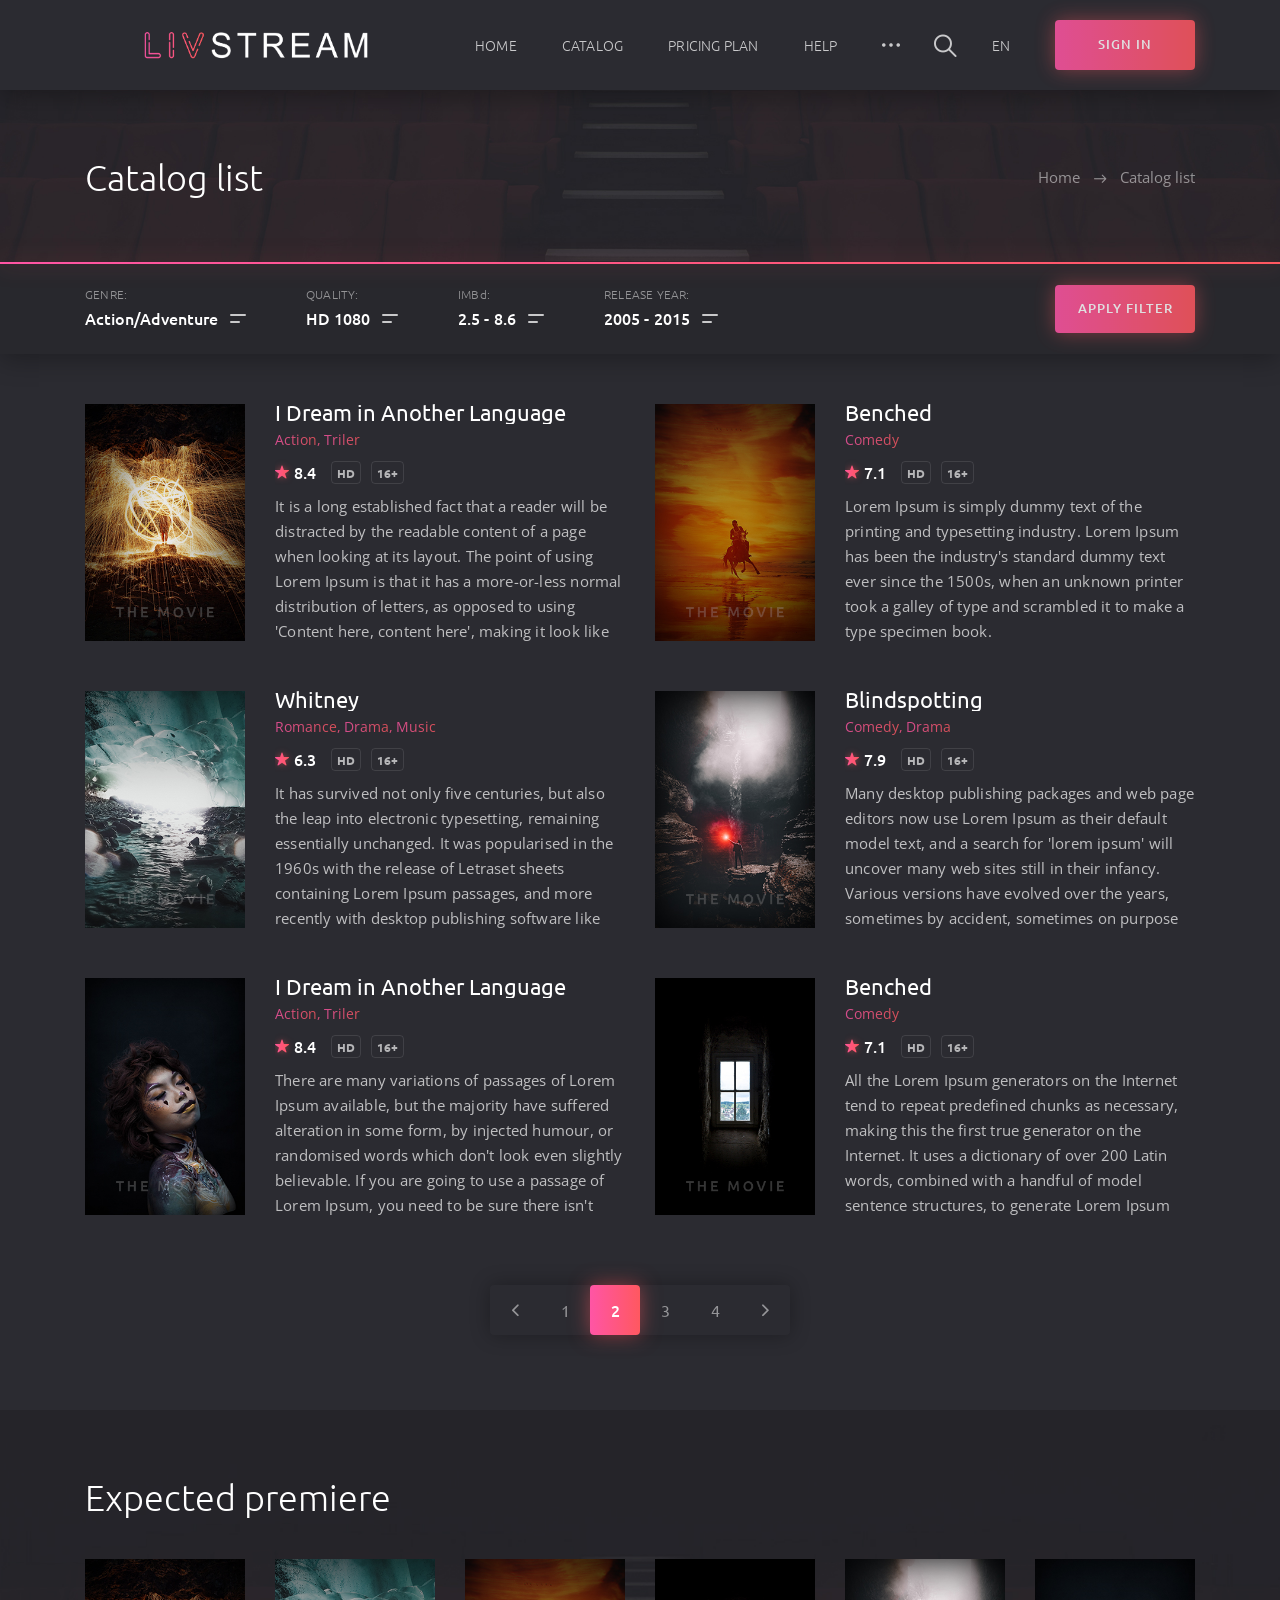
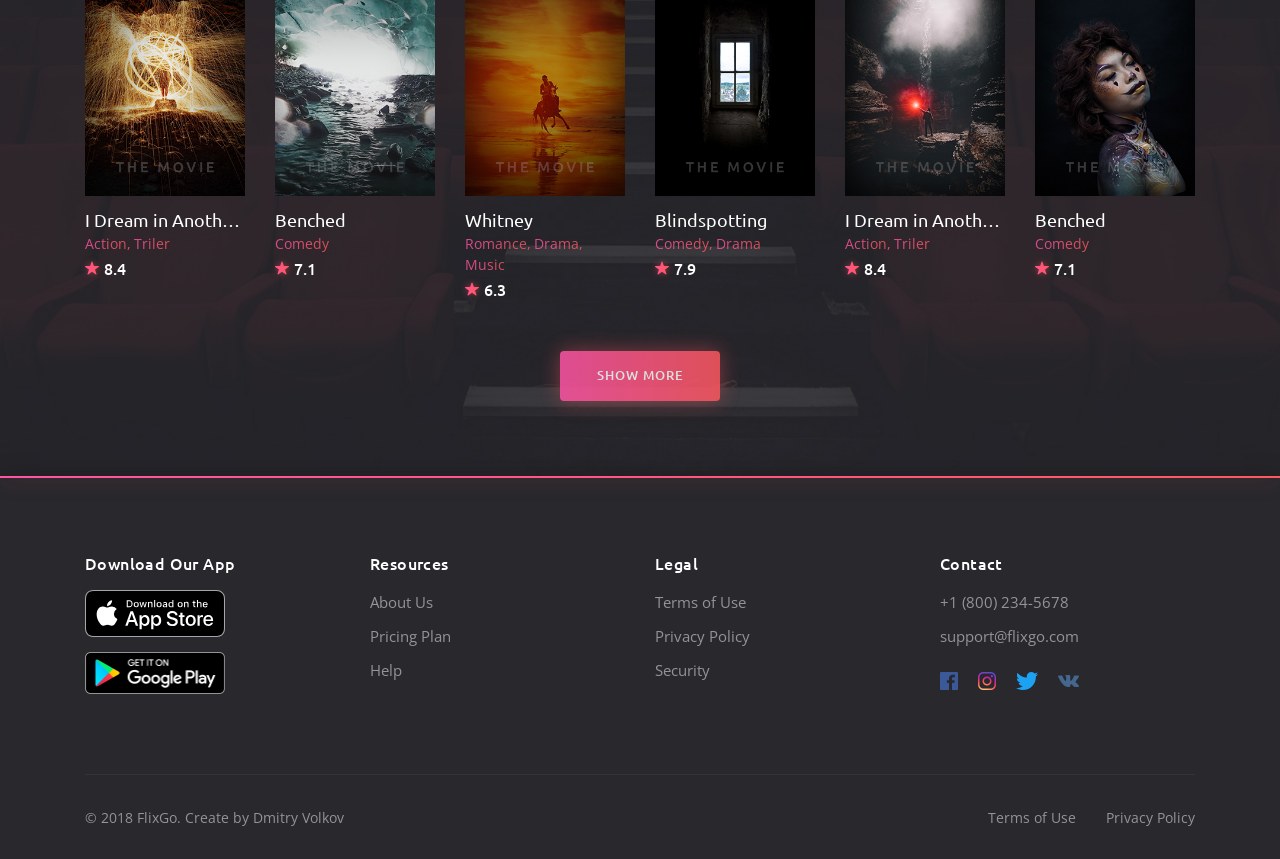
<file: catalog2.html>
<!DOCTYPE html>
<html lang="en">

<!-- Mirrored from dmitryvolkov.me/demo/flixgo1.1/catalog2.html by HTTrack Website Copier/3.x [XR&CO'2014], Fri, 09 Aug 2019 09:50:08 GMT -->
<head>
	<meta charset="utf-8">
	<meta name="viewport" content="width=device-width, initial-scale=1, shrink-to-fit=no">

	<!-- Font -->
	<link href="https://fonts.googleapis.com/css?family=Open+Sans:400,600%7CUbuntu:300,400,500,700" rel="stylesheet"> 

	<!-- CSS -->
	<link rel="stylesheet" href="css/bootstrap-reboot.min.css">
	<link rel="stylesheet" href="css/bootstrap-grid.min.css">
	<link rel="stylesheet" href="css/owl.carousel.min.css">
	<link rel="stylesheet" href="css/jquery.mCustomScrollbar.min.css">
	<link rel="stylesheet" href="css/nouislider.min.css">
	<link rel="stylesheet" href="css/ionicons.min.css">
	<link rel="stylesheet" href="css/plyr.css">
	<link rel="stylesheet" href="css/photoswipe.css">
	<link rel="stylesheet" href="css/default-skin.css">
	<link rel="stylesheet" href="css/main.css">

	<!-- Favicons -->
	<link rel="icon" type="image/png" href="icon/favicon-32x32.png" sizes="32x32">
	<link rel="apple-touch-icon" href="icon/favicon-32x32.png">
	<link rel="apple-touch-icon" sizes="72x72" href="icon/apple-touch-icon-72x72.png">
	<link rel="apple-touch-icon" sizes="114x114" href="icon/apple-touch-icon-114x114.png">
	<link rel="apple-touch-icon" sizes="144x144" href="icon/apple-touch-icon-144x144.png">

	<meta name="description" content="">
	<meta name="keywords" content="">
	<meta name="author" content="Dmitry Volkov">
	<title>FlixGo – Online Movies, TV Shows & Cinema HTML Template</title>

</head>
<body class="body">
	
	<!-- header -->
	<header class="header">
		<div class="header__wrap">
			<div class="container">
				<div class="row">
					<div class="col-12">
						<div class="header__content">
							<!-- header logo -->
							<a href="index.html" class="header__logo">
								<img src="img/liv2.png" alt="">
							</a>
							<!-- end header logo -->

							<!-- header nav -->
							<ul class="header__nav">
								<!-- dropdown -->
								<li class="header__nav-item">
									<a class="dropdown-toggle header__nav-link" href="#" role="button" id="dropdownMenuHome" data-toggle="dropdown" aria-haspopup="true" aria-expanded="false">Home</a>

									<ul class="dropdown-menu header__dropdown-menu" aria-labelledby="dropdownMenuHome">
										<li><a href="index.html">Home slideshow bg</a></li>
										<li><a href="index2.html">Home static bg</a></li>
									</ul>
								</li>
								<!-- end dropdown -->

								<!-- dropdown -->
								<li class="header__nav-item">
									<a class="dropdown-toggle header__nav-link" href="#" role="button" id="dropdownMenuCatalog" data-toggle="dropdown" aria-haspopup="true" aria-expanded="false">Catalog</a>

									<ul class="dropdown-menu header__dropdown-menu" aria-labelledby="dropdownMenuCatalog">
										<li><a href="catalog1.html">Catalog Grid</a></li>
										<li><a href="catalog2.html">Catalog List</a></li>
										<li><a href="details1.html">Details Movie</a></li>
										<li><a href="details2.html">Details TV Series</a></li>
									</ul>
								</li>
								<!-- end dropdown -->

								<li class="header__nav-item">
									<a href="pricing.html" class="header__nav-link">Pricing Plan</a>
								</li>

								<li class="header__nav-item">
									<a href="faq.html" class="header__nav-link">Help</a>
								</li>

								<!-- dropdown -->
								<li class="dropdown header__nav-item">
									<a class="dropdown-toggle header__nav-link header__nav-link--more" href="#" role="button" id="dropdownMenuMore" data-toggle="dropdown" aria-haspopup="true" aria-expanded="false"><i class="icon ion-ios-more"></i></a>

									<ul class="dropdown-menu header__dropdown-menu" aria-labelledby="dropdownMenuMore">
										<li><a href="about.html">About</a></li>
										<li><a href="profile.html">Profile</a></li>
										<li><a href="signin.html">Sign In</a></li>
										<li><a href="signup.html">Sign Up</a></li>
										<li><a href="404.html">404 Page</a></li>
									</ul>
								</li>
								<!-- end dropdown -->
							</ul>
							<!-- end header nav -->

							<!-- header auth -->
							<div class="header__auth">
								<button class="header__search-btn" type="button">
									<i class="icon ion-ios-search"></i>
								</button>

								<!-- dropdown -->
								<div class="dropdown header__lang">
									<a class="dropdown-toggle header__nav-link" href="#" role="button" id="dropdownMenuLang" data-toggle="dropdown" aria-haspopup="true" aria-expanded="false">EN</a>

									<ul class="dropdown-menu header__dropdown-menu" aria-labelledby="dropdownMenuLang">
										<li><a href="#">English</a></li>
										<li><a href="#">Spanish</a></li>
										<li><a href="#">Russian</a></li>
									</ul>
								</div>
								<!-- end dropdown -->

								<a href="signin.html" class="header__sign-in">
									<i class="icon ion-ios-log-in"></i>
									<span>sign in</span>
								</a>
							</div>
							<!-- end header auth -->

							<!-- header menu btn -->
							<button class="header__btn" type="button">
								<span></span>
								<span></span>
								<span></span>
							</button>
							<!-- end header menu btn -->
						</div>
					</div>
				</div>
			</div>
		</div>

		<!-- header search -->
		<form action="#" class="header__search">
			<div class="container">
				<div class="row">
					<div class="col-12">
						<div class="header__search-content">
							<input type="text" placeholder="Search for a movie, TV Series that you are looking for">

							<button type="button">search</button>
						</div>
					</div>
				</div>
			</div>
		</form>
		<!-- end header search -->
	</header>
	<!-- end header -->

	<!-- page title -->
	<section class="section section--first section--bg" data-bg="img/section/section.jpg">
		<div class="container">
			<div class="row">
				<div class="col-12">
					<div class="section__wrap">
						<!-- section title -->
						<h2 class="section__title">Catalog list</h2>
						<!-- end section title -->

						<!-- breadcrumb -->
						<ul class="breadcrumb">
							<li class="breadcrumb__item"><a href="#">Home</a></li>
							<li class="breadcrumb__item breadcrumb__item--active">Catalog list</li>
						</ul>
						<!-- end breadcrumb -->
					</div>
				</div>
			</div>
		</div>
	</section>
	<!-- end page title -->

	<!-- filter -->
	<div class="filter">
		<div class="container">
			<div class="row">
				<div class="col-12">
					<div class="filter__content">
						<div class="filter__items">
							<!-- filter item -->
							<div class="filter__item" id="filter__genre">
								<span class="filter__item-label">GENRE:</span>

								<div class="filter__item-btn dropdown-toggle" role="navigation" id="filter-genre" data-toggle="dropdown" aria-haspopup="true" aria-expanded="false">
									<input type="button" value="Action/Adventure">
									<span></span>
								</div>

								<ul class="filter__item-menu dropdown-menu scrollbar-dropdown" aria-labelledby="filter-genre">
									<li>Action/Adventure</li>
									<li>Animals</li>
									<li>Animation</li>
									<li>Biography</li>
									<li>Comedy</li>
									<li>Cooking</li>
									<li>Dance</li>
									<li>Documentary</li>
									<li>Drama</li>
									<li>Education</li>
									<li>Entertainment</li>
									<li>Family</li>
									<li>Fantasy</li>
									<li>History</li>
									<li>Horror</li>
									<li>Independent</li>
									<li>International</li>
									<li>Kids</li>
									<li>Kids & Family</li>
									<li>Medical</li>
									<li>Military/War</li>
									<li>Music</li>
									<li>Musical</li>
									<li>Mystery/Crime</li>
									<li>Nature</li>
									<li>Paranormal</li>
									<li>Politics</li>
									<li>Racing</li>
									<li>Romance</li>
									<li>Sci-Fi/Horror</li>
									<li>Science</li>
									<li>Science Fiction</li>
									<li>Science/Nature</li>
									<li>Spanish</li>
									<li>Travel</li>
									<li>Western</li>
								</ul>
							</div>
							<!-- end filter item -->

							<!-- filter item -->
							<div class="filter__item" id="filter__quality">
								<span class="filter__item-label">QUALITY:</span>

								<div class="filter__item-btn dropdown-toggle" role="navigation" id="filter-quality" data-toggle="dropdown" aria-haspopup="true" aria-expanded="false">
									<input type="button" value="HD 1080">
									<span></span>
								</div>

								<ul class="filter__item-menu dropdown-menu scrollbar-dropdown" aria-labelledby="filter-quality">
									<li>HD 1080</li>
									<li>HD 720</li>
									<li>DVD</li>
									<li>TS</li>
								</ul>
							</div>
							<!-- end filter item -->

							<!-- filter item -->
							<div class="filter__item" id="filter__rate">
								<span class="filter__item-label">IMBd:</span>

								<div class="filter__item-btn dropdown-toggle" role="button" id="filter-rate" data-toggle="dropdown" aria-haspopup="true" aria-expanded="false">
									<div class="filter__range">
										<div id="filter__imbd-start"></div>
										<div id="filter__imbd-end"></div>
									</div>
									<span></span>
								</div>

								<div class="filter__item-menu filter__item-menu--range dropdown-menu" aria-labelledby="filter-rate">
									<div id="filter__imbd"></div>
								</div>
							</div>
							<!-- end filter item -->

							<!-- filter item -->
							<div class="filter__item" id="filter__year">
								<span class="filter__item-label">RELEASE YEAR:</span>

								<div class="filter__item-btn dropdown-toggle" role="button" id="filter-year" data-toggle="dropdown" aria-haspopup="true" aria-expanded="false">
									<div class="filter__range">
										<div id="filter__years-start"></div>
										<div id="filter__years-end"></div>
									</div>
									<span></span>
								</div>

								<div class="filter__item-menu filter__item-menu--range dropdown-menu" aria-labelledby="filter-year">
									<div id="filter__years"></div>
								</div>
							</div>
							<!-- end filter item -->
						</div>
						
						<!-- filter btn -->
						<button class="filter__btn" type="button">apply filter</button>
						<!-- end filter btn -->
					</div>
				</div>
			</div>
		</div>
	</div>
	<!-- end filter -->

	<!-- catalog -->
	<div class="catalog">
		<div class="container">
			<div class="row">
				<!-- card -->
				<div class="col-6 col-sm-12 col-lg-6">
					<div class="card card--list">
						<div class="row">
							<div class="col-12 col-sm-4">
								<div class="card__cover">
									<img src="img/covers/cover.jpg" alt="">
									<a href="#" class="card__play">
										<i class="icon ion-ios-play"></i>
									</a>
								</div>
							</div>

							<div class="col-12 col-sm-8">
								<div class="card__content">
									<h3 class="card__title"><a href="#">I Dream in Another Language</a></h3>
									<span class="card__category">
										<a href="#">Action</a>
										<a href="#">Triler</a>
									</span>

									<div class="card__wrap">
										<span class="card__rate"><i class="icon ion-ios-star"></i>8.4</span>

										<ul class="card__list">
											<li>HD</li>
											<li>16+</li>
										</ul>
									</div>

									<div class="card__description">
										<p>It is a long established fact that a reader will be distracted by the readable content of a page when looking at its layout. The point of using Lorem Ipsum is that it has a more-or-less normal distribution of letters, as opposed to using 'Content here, content here', making it look like readable English.</p>
									</div>
								</div>
							</div>
						</div>
					</div>
				</div>
				<!-- end card -->

				<!-- card -->
				<div class="col-6 col-sm-12 col-lg-6">
					<div class="card card--list">
						<div class="row">
							<div class="col-12 col-sm-4">
								<div class="card__cover">
									<img src="img/covers/cover2.jpg" alt="">
									<a href="#" class="card__play">
										<i class="icon ion-ios-play"></i>
									</a>
								</div>
							</div>

							<div class="col-12 col-sm-8">
								<div class="card__content">
									<h3 class="card__title"><a href="#">Benched</a></h3>
									<span class="card__category">
										<a href="#">Comedy</a>
									</span>

									<div class="card__wrap">
										<span class="card__rate"><i class="icon ion-ios-star"></i>7.1</span>

										<ul class="card__list">
											<li>HD</li>
											<li>16+</li>
										</ul>
									</div>

									<div class="card__description">
										<p>Lorem Ipsum is simply dummy text of the printing and typesetting industry. Lorem Ipsum has been the industry's standard dummy text ever since the 1500s, when an unknown printer took a galley of type and scrambled it to make a type specimen book.</p>
									</div>
								</div>
							</div>
						</div>
					</div>
				</div>
				<!-- end card -->

				<!-- card -->
				<div class="col-6 col-sm-12 col-lg-6">
					<div class="card card--list">
						<div class="row">
							<div class="col-12 col-sm-4">
								<div class="card__cover">
									<img src="img/covers/cover3.jpg" alt="">
									<a href="#" class="card__play">
										<i class="icon ion-ios-play"></i>
									</a>
								</div>
							</div>

							<div class="col-12 col-sm-8">
								<div class="card__content">
									<h3 class="card__title"><a href="#">Whitney</a></h3>
									<span class="card__category">
										<a href="#">Romance</a>
										<a href="#">Drama</a>
										<a href="#">Music</a>
									</span>

									<div class="card__wrap">
										<span class="card__rate"><i class="icon ion-ios-star"></i>6.3</span>

										<ul class="card__list">
											<li>HD</li>
											<li>16+</li>
										</ul>
									</div>

									<div class="card__description">
										<p>It has survived not only five centuries, but also the leap into electronic typesetting, remaining essentially unchanged. It was popularised in the 1960s with the release of Letraset sheets containing Lorem Ipsum passages, and more recently with desktop publishing software like Aldus PageMaker including versions of Lorem Ipsum.</p>
									</div>
								</div>
							</div>
						</div>
					</div>
				</div>
				<!-- end card -->

				<!-- card -->
				<div class="col-6 col-sm-12 col-lg-6">
					<div class="card card--list">
						<div class="row">
							<div class="col-12 col-sm-4">
								<div class="card__cover">
									<img src="img/covers/cover4.jpg" alt="">
									<a href="#" class="card__play">
										<i class="icon ion-ios-play"></i>
									</a>
								</div>
							</div>

							<div class="col-12 col-sm-8">
								<div class="card__content">
									<h3 class="card__title"><a href="#">Blindspotting</a></h3>
									<span class="card__category">
										<a href="#">Comedy</a>
										<a href="#">Drama</a>
									</span>

									<div class="card__wrap">
										<span class="card__rate"><i class="icon ion-ios-star"></i>7.9</span>

										<ul class="card__list">
											<li>HD</li>
											<li>16+</li>
										</ul>
									</div>

									<div class="card__description">
										<p>Many desktop publishing packages and web page editors now use Lorem Ipsum as their default model text, and a search for 'lorem ipsum' will uncover many web sites still in their infancy. Various versions have evolved over the years, sometimes by accident, sometimes on purpose (injected humour and the like).</p>
									</div>
								</div>
							</div>
						</div>
					</div>
				</div>
				<!-- end card -->

				<!-- card -->
				<div class="col-6 col-sm-12 col-lg-6">
					<div class="card card--list">
						<div class="row">
							<div class="col-12 col-sm-4">
								<div class="card__cover">
									<img src="img/covers/cover5.jpg" alt="">
									<a href="#" class="card__play">
										<i class="icon ion-ios-play"></i>
									</a>
								</div>
							</div>

							<div class="col-12 col-sm-8">
								<div class="card__content">
									<h3 class="card__title"><a href="#">I Dream in Another Language</a></h3>
									<span class="card__category">
										<a href="#">Action</a>
										<a href="#">Triler</a>
									</span>

									<div class="card__wrap">
										<span class="card__rate"><i class="icon ion-ios-star"></i>8.4</span>

										<ul class="card__list">
											<li>HD</li>
											<li>16+</li>
										</ul>
									</div>

									<div class="card__description">
										<p>There are many variations of passages of Lorem Ipsum available, but the majority have suffered alteration in some form, by injected humour, or randomised words which don't look even slightly believable. If you are going to use a passage of Lorem Ipsum, you need to be sure there isn't anything embarrassing hidden in the middle of text.</p>
									</div>
								</div>
							</div>
						</div>
					</div>
				</div>
				<!-- end card -->

				<!-- card -->
				<div class="col-6 col-sm-12 col-lg-6">
					<div class="card card--list">
						<div class="row">
							<div class="col-12 col-sm-4">
								<div class="card__cover">
									<img src="img/covers/cover6.jpg" alt="">
									<a href="#" class="card__play">
										<i class="icon ion-ios-play"></i>
									</a>
								</div>
							</div>

							<div class="col-12 col-sm-8">
								<div class="card__content">
									<h3 class="card__title"><a href="#">Benched</a></h3>
									<span class="card__category">
										<a href="#">Comedy</a>
									</span>

									<div class="card__wrap">
										<span class="card__rate"><i class="icon ion-ios-star"></i>7.1</span>

										<ul class="card__list">
											<li>HD</li>
											<li>16+</li>
										</ul>
									</div>

									<div class="card__description">
										<p>All the Lorem Ipsum generators on the Internet tend to repeat predefined chunks as necessary, making this the first true generator on the Internet. It uses a dictionary of over 200 Latin words, combined with a handful of model sentence structures, to generate Lorem Ipsum which looks reasonable. The generated Lorem Ipsum is therefore always free from repetition, injected humour, or non-characteristic words etc.</p>
									</div>
								</div>
							</div>
						</div>
					</div>
				</div>
				<!-- end card -->

				<!-- paginator -->
				<div class="col-12">
					<ul class="paginator paginator--list">
						<li class="paginator__item paginator__item--prev">
							<a href="#"><i class="icon ion-ios-arrow-back"></i></a>
						</li>
						<li class="paginator__item"><a href="#">1</a></li>
						<li class="paginator__item paginator__item--active"><a href="#">2</a></li>
						<li class="paginator__item"><a href="#">3</a></li>
						<li class="paginator__item"><a href="#">4</a></li>
						<li class="paginator__item paginator__item--next">
							<a href="#"><i class="icon ion-ios-arrow-forward"></i></a>
						</li>
					</ul>
				</div>
				<!-- end paginator -->
			</div>
		</div>
	</div>
	<!-- end catalog -->

	<!-- expected premiere -->
	<section class="section section--bg" data-bg="img/section/section.jpg">
		<div class="container">
			<div class="row">
				<!-- section title -->
				<div class="col-12">
					<h2 class="section__title">Expected premiere</h2>
				</div>
				<!-- end section title -->

				<!-- card -->
				<div class="col-6 col-sm-4 col-lg-3 col-xl-2">
					<div class="card">
						<div class="card__cover">
							<img src="img/covers/cover.jpg" alt="">
							<a href="#" class="card__play">
								<i class="icon ion-ios-play"></i>
							</a>
						</div>
						<div class="card__content">
							<h3 class="card__title"><a href="#">I Dream in Another Language</a></h3>
							<span class="card__category">
								<a href="#">Action</a>
								<a href="#">Triler</a>
							</span>
							<span class="card__rate"><i class="icon ion-ios-star"></i>8.4</span>
						</div>
					</div>
				</div>
				<!-- end card -->

				<!-- card -->
				<div class="col-6 col-sm-4 col-lg-3 col-xl-2">
					<div class="card">
						<div class="card__cover">
							<img src="img/covers/cover3.jpg" alt="">
							<a href="#" class="card__play">
								<i class="icon ion-ios-play"></i>
							</a>
						</div>
						<div class="card__content">
							<h3 class="card__title"><a href="#">Benched</a></h3>
							<span class="card__category">
								<a href="#">Comedy</a>
							</span>
							<span class="card__rate"><i class="icon ion-ios-star"></i>7.1</span>
						</div>
					</div>
				</div>
				<!-- end card -->

				<!-- card -->
				<div class="col-6 col-sm-4 col-lg-3 col-xl-2">
					<div class="card">
						<div class="card__cover">
							<img src="img/covers/cover2.jpg" alt="">
							<a href="#" class="card__play">
								<i class="icon ion-ios-play"></i>
							</a>
						</div>
						<div class="card__content">
							<h3 class="card__title"><a href="#">Whitney</a></h3>
							<span class="card__category">
								<a href="#">Romance</a>
								<a href="#">Drama</a>
								<a href="#">Music</a>
							</span>
							<span class="card__rate"><i class="icon ion-ios-star"></i>6.3</span>
						</div>
					</div>
				</div>
				<!-- end card -->

				<!-- card -->
				<div class="col-6 col-sm-4 col-lg-3 col-xl-2">
					<div class="card">
						<div class="card__cover">
							<img src="img/covers/cover6.jpg" alt="">
							<a href="#" class="card__play">
								<i class="icon ion-ios-play"></i>
							</a>
						</div>
						<div class="card__content">
							<h3 class="card__title"><a href="#">Blindspotting</a></h3>
							<span class="card__category">
								<a href="#">Comedy</a>
								<a href="#">Drama</a>
							</span>
							<span class="card__rate"><i class="icon ion-ios-star"></i>7.9</span>
						</div>
					</div>
				</div>
				<!-- end card -->

				<!-- card -->
				<div class="col-6 col-sm-4 col-lg-3 col-xl-2">
					<div class="card">
						<div class="card__cover">
							<img src="img/covers/cover4.jpg" alt="">
							<a href="#" class="card__play">
								<i class="icon ion-ios-play"></i>
							</a>
						</div>
						<div class="card__content">
							<h3 class="card__title"><a href="#">I Dream in Another Language</a></h3>
							<span class="card__category">
								<a href="#">Action</a>
								<a href="#">Triler</a>
							</span>
							<span class="card__rate"><i class="icon ion-ios-star"></i>8.4</span>
						</div>
					</div>
				</div>
				<!-- end card -->

				<!-- card -->
				<div class="col-6 col-sm-4 col-lg-3 col-xl-2">
					<div class="card">
						<div class="card__cover">
							<img src="img/covers/cover5.jpg" alt="">
							<a href="#" class="card__play">
								<i class="icon ion-ios-play"></i>
							</a>
						</div>
						<div class="card__content">
							<h3 class="card__title"><a href="#">Benched</a></h3>
							<span class="card__category">
								<a href="#">Comedy</a>
							</span>
							<span class="card__rate"><i class="icon ion-ios-star"></i>7.1</span>
						</div>
					</div>
				</div>
				<!-- end card -->

				<!-- section btn -->
				<div class="col-12">
					<a href="#" class="section__btn">Show more</a>
				</div>
				<!-- end section btn -->
			</div>
		</div>
	</section>
	<!-- end expected premiere -->

	<!-- footer -->
	<footer class="footer">
		<div class="container">
			<div class="row">
				<!-- footer list -->
				<div class="col-12 col-md-3">
					<h6 class="footer__title">Download Our App</h6>
					<ul class="footer__app">
						<li><a href="#"><img src="img/Download_on_the_App_Store_Badge.svg" alt=""></a></li>
						<li><a href="#"><img src="img/google-play-badge.png" alt=""></a></li>
					</ul>
				</div>
				<!-- end footer list -->

				<!-- footer list -->
				<div class="col-6 col-sm-4 col-md-3">
					<h6 class="footer__title">Resources</h6>
					<ul class="footer__list">
						<li><a href="#">About Us</a></li>
						<li><a href="#">Pricing Plan</a></li>
						<li><a href="#">Help</a></li>
					</ul>
				</div>
				<!-- end footer list -->

				<!-- footer list -->
				<div class="col-6 col-sm-4 col-md-3">
					<h6 class="footer__title">Legal</h6>
					<ul class="footer__list">
						<li><a href="#">Terms of Use</a></li>
						<li><a href="#">Privacy Policy</a></li>
						<li><a href="#">Security</a></li>
					</ul>
				</div>
				<!-- end footer list -->

				<!-- footer list -->
				<div class="col-12 col-sm-4 col-md-3">
					<h6 class="footer__title">Contact</h6>
					<ul class="footer__list">
						<li><a href="tel:+18002345678">+1 (800) 234-5678</a></li>
						<li><a href="mailto:support@moviego.com">support@flixgo.com</a></li>
					</ul>
					<ul class="footer__social">
						<li class="facebook"><a href="#"><i class="icon ion-logo-facebook"></i></a></li>
						<li class="instagram"><a href="#"><i class="icon ion-logo-instagram"></i></a></li>
						<li class="twitter"><a href="#"><i class="icon ion-logo-twitter"></i></a></li>
						<li class="vk"><a href="#"><i class="icon ion-logo-vk"></i></a></li>
					</ul>
				</div>
				<!-- end footer list -->

				<!-- footer copyright -->
				<div class="col-12">
					<div class="footer__copyright">
						<small>© 2018 FlixGo. Create by <a href="https://themeforest.net/user/dmitryvolkov/portfolio?ref=DmitryVolkov" target="_blank">Dmitry Volkov</a></small>

						<ul>
							<li><a href="#">Terms of Use</a></li>
							<li><a href="#">Privacy Policy</a></li>
						</ul>
					</div>
				</div>
				<!-- end footer copyright -->
			</div>
		</div>
	</footer>
	<!-- end footer -->

	<!-- JS -->
	<script src="js/jquery-3.3.1.min.js"></script>
	<script src="js/bootstrap.bundle.min.js"></script>
	<script src="js/owl.carousel.min.js"></script>
	<script src="js/jquery.mousewheel.min.js"></script>
	<script src="js/jquery.mCustomScrollbar.min.js"></script>
	<script src="js/wNumb.js"></script>
	<script src="js/nouislider.min.js"></script>
	<script src="js/plyr.min.js"></script>
	<script src="js/jquery.morelines.min.js"></script>
	<script src="js/photoswipe.min.js"></script>
	<script src="js/photoswipe-ui-default.min.js"></script>
	<script src="js/main.js"></script>
</body>

<!-- Mirrored from dmitryvolkov.me/demo/flixgo1.1/catalog2.html by HTTrack Website Copier/3.x [XR&CO'2014], Fri, 09 Aug 2019 09:50:08 GMT -->
</html>
</file>
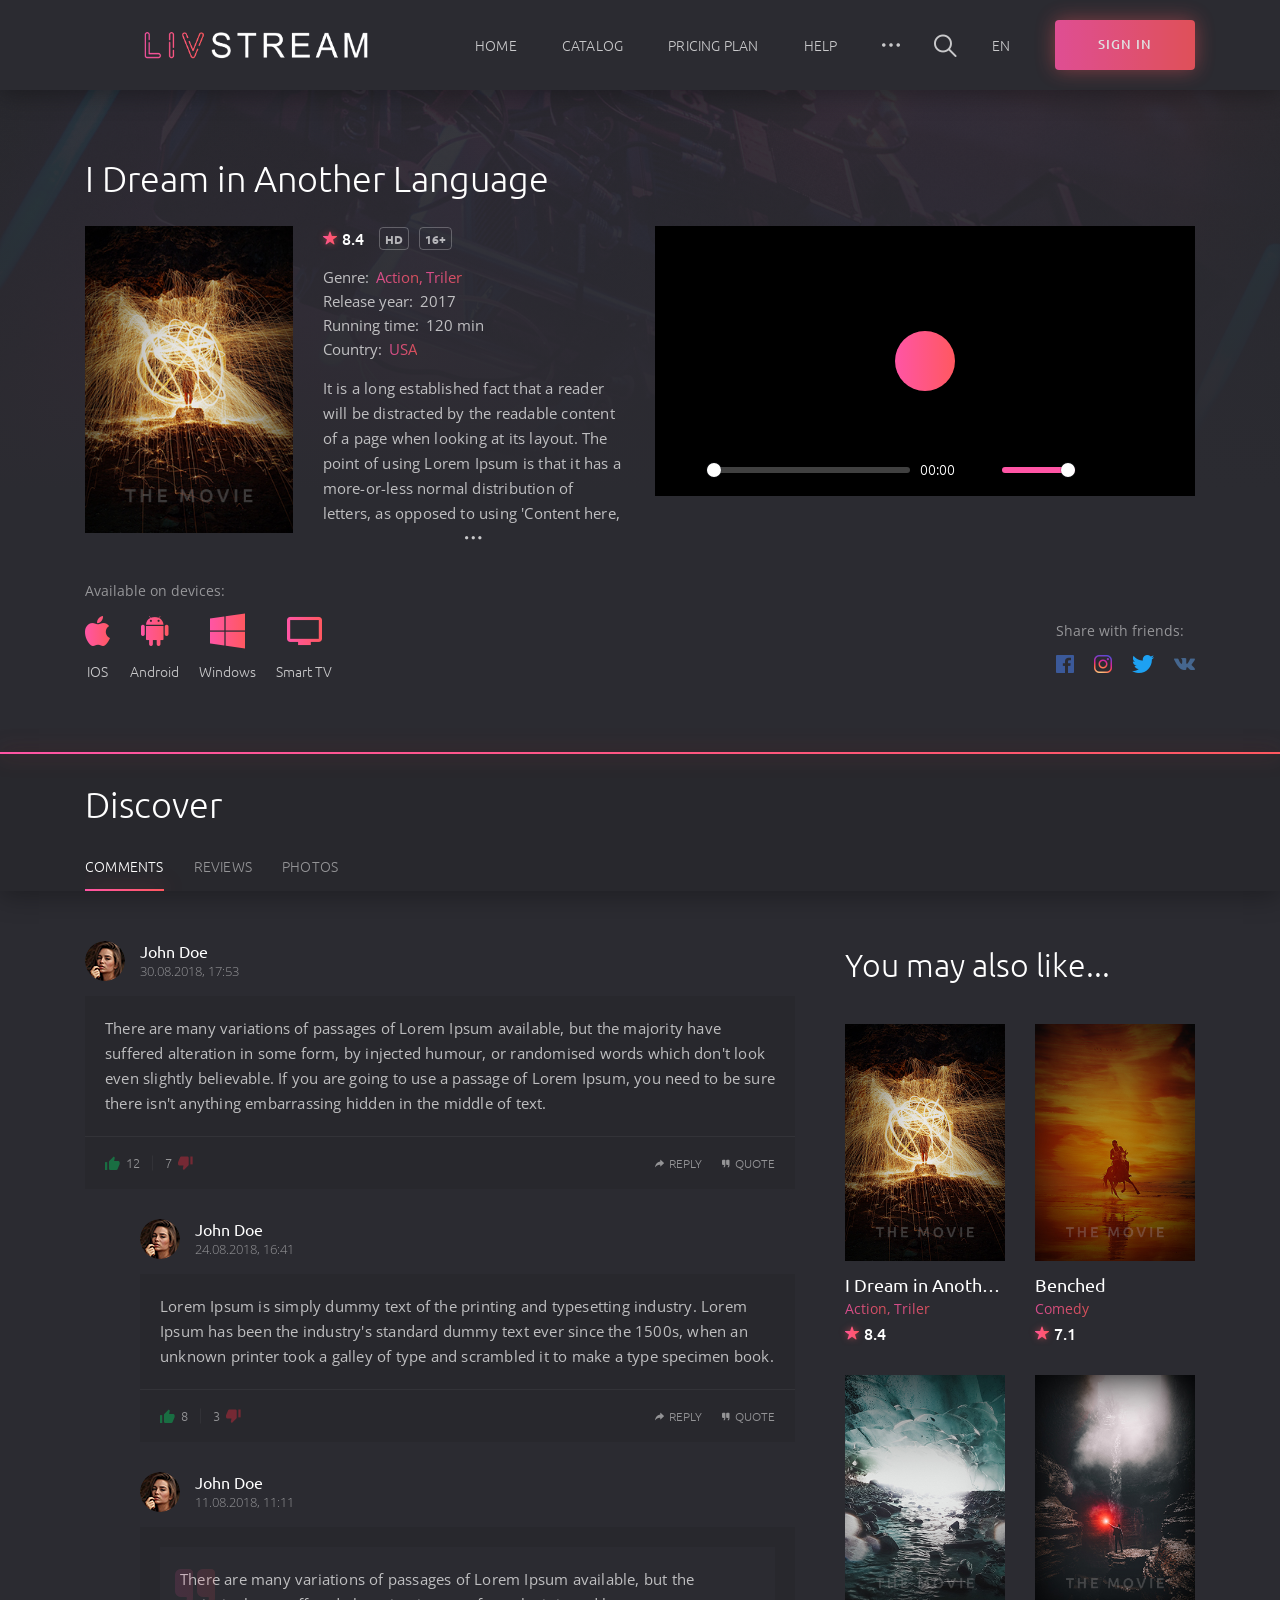
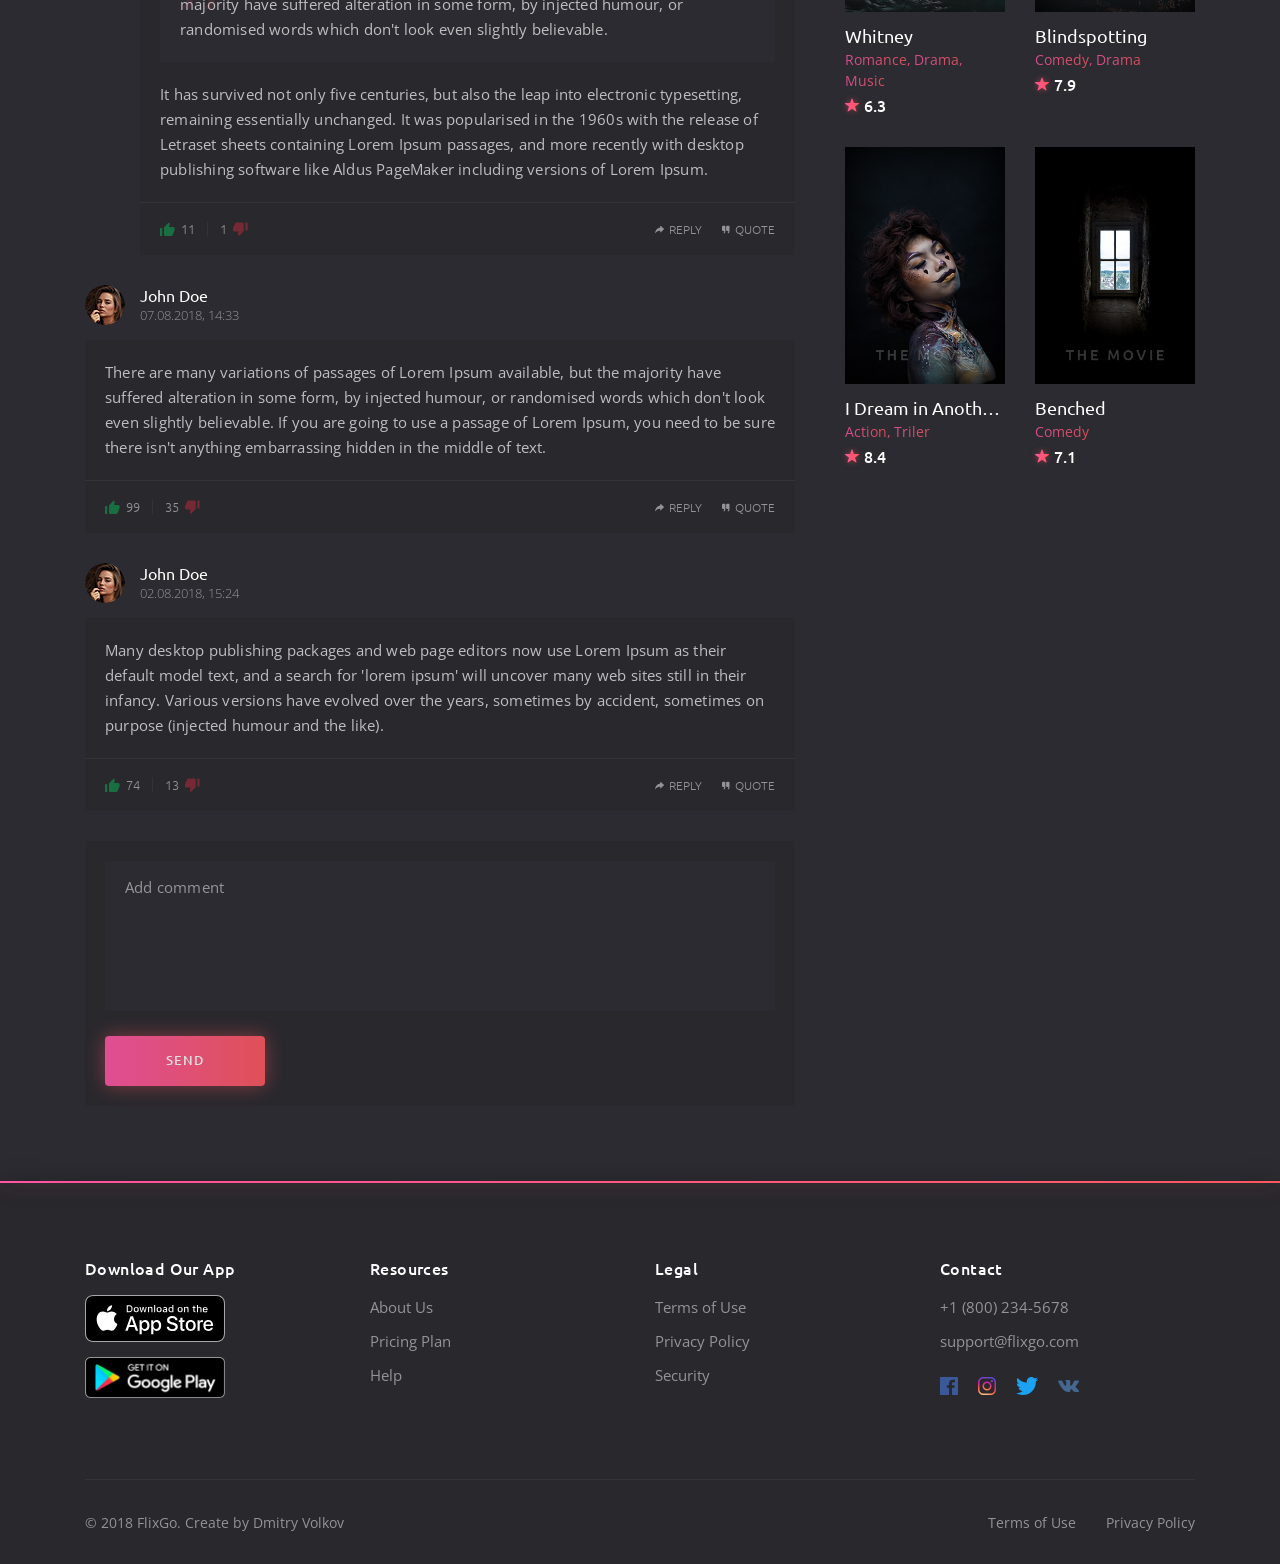
<file: details1.html>
<!DOCTYPE html>
<html lang="en">

<!-- Mirrored from dmitryvolkov.me/demo/flixgo1.1/details1.html by HTTrack Website Copier/3.x [XR&CO'2014], Fri, 09 Aug 2019 09:50:08 GMT -->
<head>
	<meta charset="utf-8">
	<meta name="viewport" content="width=device-width, initial-scale=1, shrink-to-fit=no">

	<!-- Font -->
	<link href="https://fonts.googleapis.com/css?family=Open+Sans:400,600%7CUbuntu:300,400,500,700" rel="stylesheet"> 

	<!-- CSS -->
	<link rel="stylesheet" href="css/bootstrap-reboot.min.css">
	<link rel="stylesheet" href="css/bootstrap-grid.min.css">
	<link rel="stylesheet" href="css/owl.carousel.min.css">
	<link rel="stylesheet" href="css/jquery.mCustomScrollbar.min.css">
	<link rel="stylesheet" href="css/nouislider.min.css">
	<link rel="stylesheet" href="css/ionicons.min.css">
	<link rel="stylesheet" href="css/plyr.css">
	<link rel="stylesheet" href="css/photoswipe.css">
	<link rel="stylesheet" href="css/default-skin.css">
	<link rel="stylesheet" href="css/main.css">

	<!-- Favicons -->
	<link rel="icon" type="image/png" href="icon/favicon-32x32.png" sizes="32x32">
	<link rel="apple-touch-icon" href="icon/favicon-32x32.png">
	<link rel="apple-touch-icon" sizes="72x72" href="icon/apple-touch-icon-72x72.png">
	<link rel="apple-touch-icon" sizes="114x114" href="icon/apple-touch-icon-114x114.png">
	<link rel="apple-touch-icon" sizes="144x144" href="icon/apple-touch-icon-144x144.png">

	<meta name="description" content="">
	<meta name="keywords" content="">
	<meta name="author" content="Dmitry Volkov">
	<title>FlixGo – Online Movies, TV Shows & Cinema HTML Template</title>

</head>
<body class="body">
	
	<!-- header -->
	<header class="header">
		<div class="header__wrap">
			<div class="container">
				<div class="row">
					<div class="col-12">
						<div class="header__content">
							<!-- header logo -->
							<a href="index.html" class="header__logo">
								<img src="img/liv2.png" alt="">
							</a>
							<!-- end header logo -->

							<!-- header nav -->
							<ul class="header__nav">
								<!-- dropdown -->
								<li class="header__nav-item">
									<a class="dropdown-toggle header__nav-link" href="#" role="button" id="dropdownMenuHome" data-toggle="dropdown" aria-haspopup="true" aria-expanded="false">Home</a>

									<ul class="dropdown-menu header__dropdown-menu" aria-labelledby="dropdownMenuHome">
										<li><a href="index.html">Home slideshow bg</a></li>
										<li><a href="index2.html">Home static bg</a></li>
									</ul>
								</li>
								<!-- end dropdown -->

								<!-- dropdown -->
								<li class="header__nav-item">
									<a class="dropdown-toggle header__nav-link" href="#" role="button" id="dropdownMenuCatalog" data-toggle="dropdown" aria-haspopup="true" aria-expanded="false">Catalog</a>

									<ul class="dropdown-menu header__dropdown-menu" aria-labelledby="dropdownMenuCatalog">
										<li><a href="catalog1.html">Catalog Grid</a></li>
										<li><a href="catalog2.html">Catalog List</a></li>
										<li><a href="details1.html">Details Movie</a></li>
										<li><a href="details2.html">Details TV Series</a></li>
									</ul>
								</li>
								<!-- end dropdown -->

								<li class="header__nav-item">
									<a href="pricing.html" class="header__nav-link">Pricing Plan</a>
								</li>

								<li class="header__nav-item">
									<a href="faq.html" class="header__nav-link">Help</a>
								</li>

								<!-- dropdown -->
								<li class="dropdown header__nav-item">
									<a class="dropdown-toggle header__nav-link header__nav-link--more" href="#" role="button" id="dropdownMenuMore" data-toggle="dropdown" aria-haspopup="true" aria-expanded="false"><i class="icon ion-ios-more"></i></a>

									<ul class="dropdown-menu header__dropdown-menu" aria-labelledby="dropdownMenuMore">
										<li><a href="about.html">About</a></li>
										<li><a href="profile.html">Profile</a></li>
										<li><a href="signin.html">Sign In</a></li>
										<li><a href="signup.html">Sign Up</a></li>
										<li><a href="404.html">404 Page</a></li>
									</ul>
								</li>
								<!-- end dropdown -->
							</ul>
							<!-- end header nav -->

							<!-- header auth -->
							<div class="header__auth">
								<button class="header__search-btn" type="button">
									<i class="icon ion-ios-search"></i>
								</button>

								<!-- dropdown -->
								<div class="dropdown header__lang">
									<a class="dropdown-toggle header__nav-link" href="#" role="button" id="dropdownMenuLang" data-toggle="dropdown" aria-haspopup="true" aria-expanded="false">EN</a>

									<ul class="dropdown-menu header__dropdown-menu" aria-labelledby="dropdownMenuLang">
										<li><a href="#">English</a></li>
										<li><a href="#">Spanish</a></li>
										<li><a href="#">Russian</a></li>
									</ul>
								</div>
								<!-- end dropdown -->

								<a href="signin.html" class="header__sign-in">
									<i class="icon ion-ios-log-in"></i>
									<span>sign in</span>
								</a>
							</div>
							<!-- end header auth -->

							<!-- header menu btn -->
							<button class="header__btn" type="button">
								<span></span>
								<span></span>
								<span></span>
							</button>
							<!-- end header menu btn -->
						</div>
					</div>
				</div>
			</div>
		</div>

		<!-- header search -->
		<form action="#" class="header__search">
			<div class="container">
				<div class="row">
					<div class="col-12">
						<div class="header__search-content">
							<input type="text" placeholder="Search for a movie, TV Series that you are looking for">

							<button type="button">search</button>
						</div>
					</div>
				</div>
			</div>
		</form>
		<!-- end header search -->
	</header>
	<!-- end header -->

	<!-- details -->
	<section class="section details">
		<!-- details background -->
		<div class="details__bg" data-bg="img/home/home__bg.jpg"></div>
		<!-- end details background -->

		<!-- details content -->
		<div class="container">
			<div class="row">
				<!-- title -->
				<div class="col-12">
					<h1 class="details__title">I Dream in Another Language</h1>
				</div>
				<!-- end title -->

				<!-- content -->
				<div class="col-12 col-xl-6">
					<div class="card card--details">
						<div class="row">
							<!-- card cover -->
							<div class="col-12 col-sm-4 col-md-4 col-lg-3 col-xl-5">
								<div class="card__cover">
									<img src="img/covers/cover.jpg" alt="">
								</div>
							</div>
							<!-- end card cover -->

							<!-- card content -->
							<div class="col-12 col-sm-8 col-md-8 col-lg-9 col-xl-7">
								<div class="card__content">
									<div class="card__wrap">
										<span class="card__rate"><i class="icon ion-ios-star"></i>8.4</span>

										<ul class="card__list">
											<li>HD</li>
											<li>16+</li>
										</ul>
									</div>

									<ul class="card__meta">
										<li><span>Genre:</span> <a href="#">Action</a>
										<a href="#">Triler</a></li>
										<li><span>Release year:</span> 2017</li>
										<li><span>Running time:</span> 120 min</li>
										<li><span>Country:</span> <a href="#">USA</a> </li>
									</ul>

									<div class="card__description card__description--details">
										It is a long established fact that a reader will be distracted by the readable content of a page when looking at its layout. The point of using Lorem Ipsum is that it has a more-or-less normal distribution of letters, as opposed to using 'Content here, content here', making it look like readable English. Many desktop publishing packages and web page editors now use Lorem Ipsum as their default model text, and a search for 'lorem ipsum' will uncover many web sites still in their infancy.
									</div>
								</div>
							</div>
							<!-- end card content -->
						</div>
					</div>
				</div>
				<!-- end content -->

				<!-- player -->
				<div class="col-12 col-xl-6">
					<video controls crossorigin playsinline poster="https://cdn.plyr.io/static/demo/View_From_A_Blue_Moon_Trailer-HD.jpg" id="player">
						<!-- Video files -->
						<source src="https://cdn.plyr.io/static/demo/View_From_A_Blue_Moon_Trailer-576p.mp4" type="video/mp4" size="576">
						<source src="https://cdn.plyr.io/static/demo/View_From_A_Blue_Moon_Trailer-720p.mp4" type="video/mp4" size="720">
						<source src="https://cdn.plyr.io/static/demo/View_From_A_Blue_Moon_Trailer-1080p.mp4" type="video/mp4" size="1080">
						<source src="https://cdn.plyr.io/static/demo/View_From_A_Blue_Moon_Trailer-1440p.mp4" type="video/mp4" size="1440">

						<!-- Caption files -->
						<track kind="captions" label="English" srclang="en" src="https://cdn.plyr.io/static/demo/View_From_A_Blue_Moon_Trailer-HD.en.vtt"
						    default>
						<track kind="captions" label="Français" srclang="fr" src="https://cdn.plyr.io/static/demo/View_From_A_Blue_Moon_Trailer-HD.fr.vtt">

						<!-- Fallback for browsers that don't support the <video> element -->
						<a href="https://cdn.plyr.io/static/demo/View_From_A_Blue_Moon_Trailer-576p.mp4" download>Download</a>
					</video>
				</div>
				<!-- end player -->

				<div class="col-12">
					<div class="details__wrap">
						<!-- availables -->
						<div class="details__devices">
							<span class="details__devices-title">Available on devices:</span>
							<ul class="details__devices-list">
								<li><i class="icon ion-logo-apple"></i><span>IOS</span></li>
								<li><i class="icon ion-logo-android"></i><span>Android</span></li>
								<li><i class="icon ion-logo-windows"></i><span>Windows</span></li>
								<li><i class="icon ion-md-tv"></i><span>Smart TV</span></li>
							</ul>
						</div>
						<!-- end availables -->

						<!-- share -->
						<div class="details__share">
							<span class="details__share-title">Share with friends:</span>

							<ul class="details__share-list">
								<li class="facebook"><a href="#"><i class="icon ion-logo-facebook"></i></a></li>
								<li class="instagram"><a href="#"><i class="icon ion-logo-instagram"></i></a></li>
								<li class="twitter"><a href="#"><i class="icon ion-logo-twitter"></i></a></li>
								<li class="vk"><a href="#"><i class="icon ion-logo-vk"></i></a></li>
							</ul>
						</div>
						<!-- end share -->
					</div>
				</div>
			</div>
		</div>
		<!-- end details content -->
	</section>
	<!-- end details -->

	<!-- content -->
	<section class="content">
		<div class="content__head">
			<div class="container">
				<div class="row">
					<div class="col-12">
						<!-- content title -->
						<h2 class="content__title">Discover</h2>
						<!-- end content title -->

						<!-- content tabs nav -->
						<ul class="nav nav-tabs content__tabs" id="content__tabs" role="tablist">
							<li class="nav-item">
								<a class="nav-link active" data-toggle="tab" href="#tab-1" role="tab" aria-controls="tab-1" aria-selected="true">Comments</a>
							</li>

							<li class="nav-item">
								<a class="nav-link" data-toggle="tab" href="#tab-2" role="tab" aria-controls="tab-2" aria-selected="false">Reviews</a>
							</li>

							<li class="nav-item">
								<a class="nav-link" data-toggle="tab" href="#tab-3" role="tab" aria-controls="tab-3" aria-selected="false">Photos</a>
							</li>
						</ul>
						<!-- end content tabs nav -->

						<!-- content mobile tabs nav -->
						<div class="content__mobile-tabs" id="content__mobile-tabs">
							<div class="content__mobile-tabs-btn dropdown-toggle" role="navigation" id="mobile-tabs" data-toggle="dropdown" aria-haspopup="true" aria-expanded="false">
								<input type="button" value="Comments">
								<span></span>
							</div>

							<div class="content__mobile-tabs-menu dropdown-menu" aria-labelledby="mobile-tabs">
								<ul class="nav nav-tabs" role="tablist">
									<li class="nav-item"><a class="nav-link active" id="1-tab" data-toggle="tab" href="#tab-1" role="tab" aria-controls="tab-1" aria-selected="true">Comments</a></li>

									<li class="nav-item"><a class="nav-link" id="2-tab" data-toggle="tab" href="#tab-2" role="tab" aria-controls="tab-2" aria-selected="false">Reviews</a></li>

									<li class="nav-item"><a class="nav-link" id="3-tab" data-toggle="tab" href="#tab-3" role="tab" aria-controls="tab-3" aria-selected="false">Photos</a></li>
								</ul>
							</div>
						</div>
						<!-- end content mobile tabs nav -->
					</div>
				</div>
			</div>
		</div>

		<div class="container">
			<div class="row">
				<div class="col-12 col-lg-8 col-xl-8">
					<!-- content tabs -->
					<div class="tab-content" id="myTabContent">
						<div class="tab-pane fade show active" id="tab-1" role="tabpanel" aria-labelledby="1-tab">
							<div class="row">
								<!-- comments -->
								<div class="col-12">
									<div class="comments">
										<ul class="comments__list">
											<li class="comments__item">
												<div class="comments__autor">
													<img class="comments__avatar" src="img/user.png" alt="">
													<span class="comments__name">John Doe</span>
													<span class="comments__time">30.08.2018, 17:53</span>
												</div>
												<p class="comments__text">There are many variations of passages of Lorem Ipsum available, but the majority have suffered alteration in some form, by injected humour, or randomised words which don't look even slightly believable. If you are going to use a passage of Lorem Ipsum, you need to be sure there isn't anything embarrassing hidden in the middle of text.</p>
												<div class="comments__actions">
													<div class="comments__rate">
														<button type="button"><i class="icon ion-md-thumbs-up"></i>12</button>

														<button type="button">7<i class="icon ion-md-thumbs-down"></i></button>
													</div>

													<button type="button"><i class="icon ion-ios-share-alt"></i>Reply</button>
													<button type="button"><i class="icon ion-ios-quote"></i>Quote</button>
												</div>
											</li>

											<li class="comments__item comments__item--answer">
												<div class="comments__autor">
													<img class="comments__avatar" src="img/user.png" alt="">
													<span class="comments__name">John Doe</span>
													<span class="comments__time">24.08.2018, 16:41</span>
												</div>
												<p class="comments__text">Lorem Ipsum is simply dummy text of the printing and typesetting industry. Lorem Ipsum has been the industry's standard dummy text ever since the 1500s, when an unknown printer took a galley of type and scrambled it to make a type specimen book.</p>
												<div class="comments__actions">
													<div class="comments__rate">
														<button type="button"><i class="icon ion-md-thumbs-up"></i>8</button>

														<button type="button">3<i class="icon ion-md-thumbs-down"></i></button>
													</div>

													<button type="button"><i class="icon ion-ios-share-alt"></i>Reply</button>
													<button type="button"><i class="icon ion-ios-quote"></i>Quote</button>
												</div>
											</li>

											<li class="comments__item comments__item--quote">
												<div class="comments__autor">
													<img class="comments__avatar" src="img/user.png" alt="">
													<span class="comments__name">John Doe</span>
													<span class="comments__time">11.08.2018, 11:11</span>
												</div>
												<p class="comments__text"><span>There are many variations of passages of Lorem Ipsum available, but the majority have suffered alteration in some form, by injected humour, or randomised words which don't look even slightly believable.</span>It has survived not only five centuries, but also the leap into electronic typesetting, remaining essentially unchanged. It was popularised in the 1960s with the release of Letraset sheets containing Lorem Ipsum passages, and more recently with desktop publishing software like Aldus PageMaker including versions of Lorem Ipsum.</p>
												<div class="comments__actions">
													<div class="comments__rate">
														<button type="button"><i class="icon ion-md-thumbs-up"></i>11</button>

														<button type="button">1<i class="icon ion-md-thumbs-down"></i></button>
													</div>

													<button type="button"><i class="icon ion-ios-share-alt"></i>Reply</button>
													<button type="button"><i class="icon ion-ios-quote"></i>Quote</button>
												</div>
											</li>

											<li class="comments__item">
												<div class="comments__autor">
													<img class="comments__avatar" src="img/user.png" alt="">
													<span class="comments__name">John Doe</span>
													<span class="comments__time">07.08.2018, 14:33</span>
												</div>
												<p class="comments__text">There are many variations of passages of Lorem Ipsum available, but the majority have suffered alteration in some form, by injected humour, or randomised words which don't look even slightly believable. If you are going to use a passage of Lorem Ipsum, you need to be sure there isn't anything embarrassing hidden in the middle of text.</p>
												<div class="comments__actions">
													<div class="comments__rate">
														<button type="button"><i class="icon ion-md-thumbs-up"></i>99</button>

														<button type="button">35<i class="icon ion-md-thumbs-down"></i></button>
													</div>

													<button type="button"><i class="icon ion-ios-share-alt"></i>Reply</button>
													<button type="button"><i class="icon ion-ios-quote"></i>Quote</button>
												</div>
											</li>

											<li class="comments__item">
												<div class="comments__autor">
													<img class="comments__avatar" src="img/user.png" alt="">
													<span class="comments__name">John Doe</span>
													<span class="comments__time">02.08.2018, 15:24</span>
												</div>
												<p class="comments__text">Many desktop publishing packages and web page editors now use Lorem Ipsum as their default model text, and a search for 'lorem ipsum' will uncover many web sites still in their infancy. Various versions have evolved over the years, sometimes by accident, sometimes on purpose (injected humour and the like).</p>
												<div class="comments__actions">
													<div class="comments__rate">
														<button type="button"><i class="icon ion-md-thumbs-up"></i>74</button>

														<button type="button">13<i class="icon ion-md-thumbs-down"></i></button>
													</div>
													
													<button type="button"><i class="icon ion-ios-share-alt"></i>Reply</button>
													<button type="button"><i class="icon ion-ios-quote"></i>Quote</button>
												</div>
											</li>
										</ul>

										<form action="#" class="form">
											<textarea id="text" name="text" class="form__textarea" placeholder="Add comment"></textarea>
											<button type="button" class="form__btn">Send</button>
										</form>
									</div>
								</div>
								<!-- end comments -->
							</div>
						</div>

						<div class="tab-pane fade" id="tab-2" role="tabpanel" aria-labelledby="2-tab">
							<div class="row">
								<!-- reviews -->
								<div class="col-12">
									<div class="reviews">
										<ul class="reviews__list">
											<li class="reviews__item">
												<div class="reviews__autor">
													<img class="reviews__avatar" src="img/user.png" alt="">
													<span class="reviews__name">Best Marvel movie in my opinion</span>
													<span class="reviews__time">24.08.2018, 17:53 by John Doe</span>

													<span class="reviews__rating"><i class="icon ion-ios-star"></i>8.4</span>
												</div>
												<p class="reviews__text">There are many variations of passages of Lorem Ipsum available, but the majority have suffered alteration in some form, by injected humour, or randomised words which don't look even slightly believable. If you are going to use a passage of Lorem Ipsum, you need to be sure there isn't anything embarrassing hidden in the middle of text.</p>
											</li>

											<li class="reviews__item">
												<div class="reviews__autor">
													<img class="reviews__avatar" src="img/user.png" alt="">
													<span class="reviews__name">Best Marvel movie in my opinion</span>
													<span class="reviews__time">24.08.2018, 17:53 by John Doe</span>

													<span class="reviews__rating"><i class="icon ion-ios-star"></i>9.0</span>
												</div>
												<p class="reviews__text">There are many variations of passages of Lorem Ipsum available, but the majority have suffered alteration in some form, by injected humour, or randomised words which don't look even slightly believable. If you are going to use a passage of Lorem Ipsum, you need to be sure there isn't anything embarrassing hidden in the middle of text.</p>
											</li>

											<li class="reviews__item">
												<div class="reviews__autor">
													<img class="reviews__avatar" src="img/user.png" alt="">
													<span class="reviews__name">Best Marvel movie in my opinion</span>
													<span class="reviews__time">24.08.2018, 17:53 by John Doe</span>

													<span class="reviews__rating"><i class="icon ion-ios-star"></i>7.5</span>
												</div>
												<p class="reviews__text">There are many variations of passages of Lorem Ipsum available, but the majority have suffered alteration in some form, by injected humour, or randomised words which don't look even slightly believable. If you are going to use a passage of Lorem Ipsum, you need to be sure there isn't anything embarrassing hidden in the middle of text.</p>
											</li>
										</ul>

										<form action="#" class="form">
											<input type="text" class="form__input" placeholder="Title">
											<textarea class="form__textarea" placeholder="Review"></textarea>
											<div class="form__slider">
												<div class="form__slider-rating" id="slider__rating"></div>
												<div class="form__slider-value" id="form__slider-value"></div>
											</div>
											<button type="button" class="form__btn">Send</button>
										</form>
									</div>
								</div>
								<!-- end reviews -->
							</div>
						</div>

						<div class="tab-pane fade" id="tab-3" role="tabpanel" aria-labelledby="3-tab">
							<!-- project gallery -->
							<div class="gallery" itemscope>
								<div class="row">
									<!-- gallery item -->
									<figure class="col-12 col-sm-6 col-xl-4" itemprop="associatedMedia" itemscope>
										<a href="img/gallery/project-1.jpg" itemprop="contentUrl" data-size="1920x1280">
											<img src="img/gallery/project-1.jpg" itemprop="thumbnail" alt="Image description" />
										</a>
										<figcaption itemprop="caption description">Some image caption 1</figcaption>
									</figure>
									<!-- end gallery item -->

									<!-- gallery item -->
									<figure class="col-12 col-sm-6 col-xl-4" itemprop="associatedMedia" itemscope>
										<a href="img/gallery/project-2.jpg" itemprop="contentUrl" data-size="1920x1280">
											<img src="img/gallery/project-2.jpg" itemprop="thumbnail" alt="Image description" />
										</a>
										<figcaption itemprop="caption description">Some image caption 2</figcaption>
									</figure>
									<!-- end gallery item -->

									<!-- gallery item -->
									<figure class="col-12 col-sm-6 col-xl-4" itemprop="associatedMedia" itemscope>
										<a href="img/gallery/project-3.jpg" itemprop="contentUrl" data-size="1920x1280">
											<img src="img/gallery/project-3.jpg" itemprop="thumbnail" alt="Image description" />
										</a>
										<figcaption itemprop="caption description">Some image caption 3</figcaption>
									</figure>
									<!-- end gallery item -->

									<!-- gallery item -->
									<figure class="col-12 col-sm-6 col-xl-4" itemprop="associatedMedia" itemscope>
										<a href="img/gallery/project-4.jpg" itemprop="contentUrl" data-size="1920x1280">
											<img src="img/gallery/project-4.jpg" itemprop="thumbnail" alt="Image description" />
										</a>
										<figcaption itemprop="caption description">Some image caption 4</figcaption>
									</figure>
									<!-- end gallery item -->

									<!-- gallery item -->
									<figure class="col-12 col-sm-6 col-xl-4" itemprop="associatedMedia" itemscope>
										<a href="img/gallery/project-5.jpg" itemprop="contentUrl" data-size="1920x1280">
											<img src="img/gallery/project-5.jpg" itemprop="thumbnail" alt="Image description" />
										</a>
										<figcaption itemprop="caption description">Some image caption 5</figcaption>
									</figure>
									<!-- end gallery item -->

									<!-- gallery item -->
									<figure class="col-12 col-sm-6 col-xl-4" itemprop="associatedMedia" itemscope>
										<a href="img/gallery/project-6.jpg" itemprop="contentUrl" data-size="1920x1280">
											<img src="img/gallery/project-6.jpg" itemprop="thumbnail" alt="Image description" />
										</a>
										<figcaption itemprop="caption description">Some image caption 6</figcaption>
									</figure>
									<!-- end gallery item -->
								</div>
							</div>
							<!-- end project gallery -->
						</div>
					</div>
					<!-- end content tabs -->
				</div>

				<!-- sidebar -->
				<div class="col-12 col-lg-4 col-xl-4">
					<div class="row">
						<!-- section title -->
						<div class="col-12">
							<h2 class="section__title section__title--sidebar">You may also like...</h2>
						</div>
						<!-- end section title -->

						<!-- card -->
						<div class="col-6 col-sm-4 col-lg-6">
							<div class="card">
								<div class="card__cover">
									<img src="img/covers/cover.jpg" alt="">
									<a href="#" class="card__play">
										<i class="icon ion-ios-play"></i>
									</a>
								</div>
								<div class="card__content">
									<h3 class="card__title"><a href="#">I Dream in Another Language</a></h3>
									<span class="card__category">
										<a href="#">Action</a>
										<a href="#">Triler</a>
									</span>
									<span class="card__rate"><i class="icon ion-ios-star"></i>8.4</span>
								</div>
							</div>
						</div>
						<!-- end card -->

						<!-- card -->
						<div class="col-6 col-sm-4 col-lg-6">
							<div class="card">
								<div class="card__cover">
									<img src="img/covers/cover2.jpg" alt="">
									<a href="#" class="card__play">
										<i class="icon ion-ios-play"></i>
									</a>
								</div>
								<div class="card__content">
									<h3 class="card__title"><a href="#">Benched</a></h3>
									<span class="card__category">
										<a href="#">Comedy</a>
									</span>
									<span class="card__rate"><i class="icon ion-ios-star"></i>7.1</span>
								</div>
							</div>
						</div>
						<!-- end card -->

						<!-- card -->
						<div class="col-6 col-sm-4 col-lg-6">
							<div class="card">
								<div class="card__cover">
									<img src="img/covers/cover3.jpg" alt="">
									<a href="#" class="card__play">
										<i class="icon ion-ios-play"></i>
									</a>
								</div>
								<div class="card__content">
									<h3 class="card__title"><a href="#">Whitney</a></h3>
									<span class="card__category">
										<a href="#">Romance</a>
										<a href="#">Drama</a>
										<a href="#">Music</a>
									</span>
									<span class="card__rate"><i class="icon ion-ios-star"></i>6.3</span>
								</div>
							</div>
						</div>
						<!-- end card -->

						<!-- card -->
						<div class="col-6 col-sm-4 col-lg-6">
							<div class="card">
								<div class="card__cover">
									<img src="img/covers/cover4.jpg" alt="">
									<a href="#" class="card__play">
										<i class="icon ion-ios-play"></i>
									</a>
								</div>
								<div class="card__content">
									<h3 class="card__title"><a href="#">Blindspotting</a></h3>
									<span class="card__category">
										<a href="#">Comedy</a>
										<a href="#">Drama</a>
									</span>
									<span class="card__rate"><i class="icon ion-ios-star"></i>7.9</span>
								</div>
							</div>
						</div>
						<!-- end card -->

						<!-- card -->
						<div class="col-6 col-sm-4 col-lg-6">
							<div class="card">
								<div class="card__cover">
									<img src="img/covers/cover5.jpg" alt="">
									<a href="#" class="card__play">
										<i class="icon ion-ios-play"></i>
									</a>
								</div>
								<div class="card__content">
									<h3 class="card__title"><a href="#">I Dream in Another Language</a></h3>
									<span class="card__category">
										<a href="#">Action</a>
										<a href="#">Triler</a>
									</span>
									<span class="card__rate"><i class="icon ion-ios-star"></i>8.4</span>
								</div>
							</div>
						</div>
						<!-- end card -->

						<!-- card -->
						<div class="col-6 col-sm-4 col-lg-6">
							<div class="card">
								<div class="card__cover">
									<img src="img/covers/cover6.jpg" alt="">
									<a href="#" class="card__play">
										<i class="icon ion-ios-play"></i>
									</a>
								</div>
								<div class="card__content">
									<h3 class="card__title"><a href="#">Benched</a></h3>
									<span class="card__category">
										<a href="#">Comedy</a>
									</span>
									<span class="card__rate"><i class="icon ion-ios-star"></i>7.1</span>
								</div>
							</div>
						</div>
						<!-- end card -->
					</div>
				</div>
				<!-- end sidebar -->
			</div>
		</div>
	</section>
	<!-- end content -->

	<!-- footer -->
	<footer class="footer">
		<div class="container">
			<div class="row">
				<!-- footer list -->
				<div class="col-12 col-md-3">
					<h6 class="footer__title">Download Our App</h6>
					<ul class="footer__app">
						<li><a href="#"><img src="img/Download_on_the_App_Store_Badge.svg" alt=""></a></li>
						<li><a href="#"><img src="img/google-play-badge.png" alt=""></a></li>
					</ul>
				</div>
				<!-- end footer list -->

				<!-- footer list -->
				<div class="col-6 col-sm-4 col-md-3">
					<h6 class="footer__title">Resources</h6>
					<ul class="footer__list">
						<li><a href="#">About Us</a></li>
						<li><a href="#">Pricing Plan</a></li>
						<li><a href="#">Help</a></li>
					</ul>
				</div>
				<!-- end footer list -->

				<!-- footer list -->
				<div class="col-6 col-sm-4 col-md-3">
					<h6 class="footer__title">Legal</h6>
					<ul class="footer__list">
						<li><a href="#">Terms of Use</a></li>
						<li><a href="#">Privacy Policy</a></li>
						<li><a href="#">Security</a></li>
					</ul>
				</div>
				<!-- end footer list -->

				<!-- footer list -->
				<div class="col-12 col-sm-4 col-md-3">
					<h6 class="footer__title">Contact</h6>
					<ul class="footer__list">
						<li><a href="tel:+18002345678">+1 (800) 234-5678</a></li>
						<li><a href="mailto:support@moviego.com">support@flixgo.com</a></li>
					</ul>
					<ul class="footer__social">
						<li class="facebook"><a href="#"><i class="icon ion-logo-facebook"></i></a></li>
						<li class="instagram"><a href="#"><i class="icon ion-logo-instagram"></i></a></li>
						<li class="twitter"><a href="#"><i class="icon ion-logo-twitter"></i></a></li>
						<li class="vk"><a href="#"><i class="icon ion-logo-vk"></i></a></li>
					</ul>
				</div>
				<!-- end footer list -->

				<!-- footer copyright -->
				<div class="col-12">
					<div class="footer__copyright">
						<small>© 2018 FlixGo. Create by <a href="https://themeforest.net/user/dmitryvolkov/portfolio?ref=DmitryVolkov" target="_blank">Dmitry Volkov</a></small>

						<ul>
							<li><a href="#">Terms of Use</a></li>
							<li><a href="#">Privacy Policy</a></li>
						</ul>
					</div>
				</div>
				<!-- end footer copyright -->
			</div>
		</div>
	</footer>
	<!-- end footer -->

	<!-- Root element of PhotoSwipe. Must have class pswp. -->
	<div class="pswp" tabindex="-1" role="dialog" aria-hidden="true">

		<!-- Background of PhotoSwipe. 
		It's a separate element, as animating opacity is faster than rgba(). -->
		<div class="pswp__bg"></div>

		<!-- Slides wrapper with overflow:hidden. -->
		<div class="pswp__scroll-wrap">

			<!-- Container that holds slides. PhotoSwipe keeps only 3 slides in DOM to save memory. -->
			<!-- don't modify these 3 pswp__item elements, data is added later on. -->
			<div class="pswp__container">
				<div class="pswp__item"></div>
				<div class="pswp__item"></div>
				<div class="pswp__item"></div>
			</div>

			<!-- Default (PhotoSwipeUI_Default) interface on top of sliding area. Can be changed. -->
			<div class="pswp__ui pswp__ui--hidden">

				<div class="pswp__top-bar">

					<!--  Controls are self-explanatory. Order can be changed. -->

					<div class="pswp__counter"></div>

					<button class="pswp__button pswp__button--close" title="Close (Esc)"></button>

					<button class="pswp__button pswp__button--fs" title="Toggle fullscreen"></button>

					<!-- Preloader -->
					<div class="pswp__preloader">
						<div class="pswp__preloader__icn">
							<div class="pswp__preloader__cut">
								<div class="pswp__preloader__donut"></div>
							</div>
						</div>
					</div>
				</div>

				<button class="pswp__button pswp__button--arrow--left" title="Previous (arrow left)"></button>

				<button class="pswp__button pswp__button--arrow--right" title="Next (arrow right)"></button>

				<div class="pswp__caption">
					<div class="pswp__caption__center"></div>
				</div>
			</div>
		</div>
	</div>

	<!-- JS -->
	<script src="js/jquery-3.3.1.min.js"></script>
	<script src="js/bootstrap.bundle.min.js"></script>
	<script src="js/owl.carousel.min.js"></script>
	<script src="js/jquery.mousewheel.min.js"></script>
	<script src="js/jquery.mCustomScrollbar.min.js"></script>
	<script src="js/wNumb.js"></script>
	<script src="js/nouislider.min.js"></script>
	<script src="js/plyr.min.js"></script>
	<script src="js/jquery.morelines.min.js"></script>
	<script src="js/photoswipe.min.js"></script>
	<script src="js/photoswipe-ui-default.min.js"></script>
	<script src="js/main.js"></script>
</body>

<!-- Mirrored from dmitryvolkov.me/demo/flixgo1.1/details1.html by HTTrack Website Copier/3.x [XR&CO'2014], Fri, 09 Aug 2019 09:50:34 GMT -->
</html>
</file>
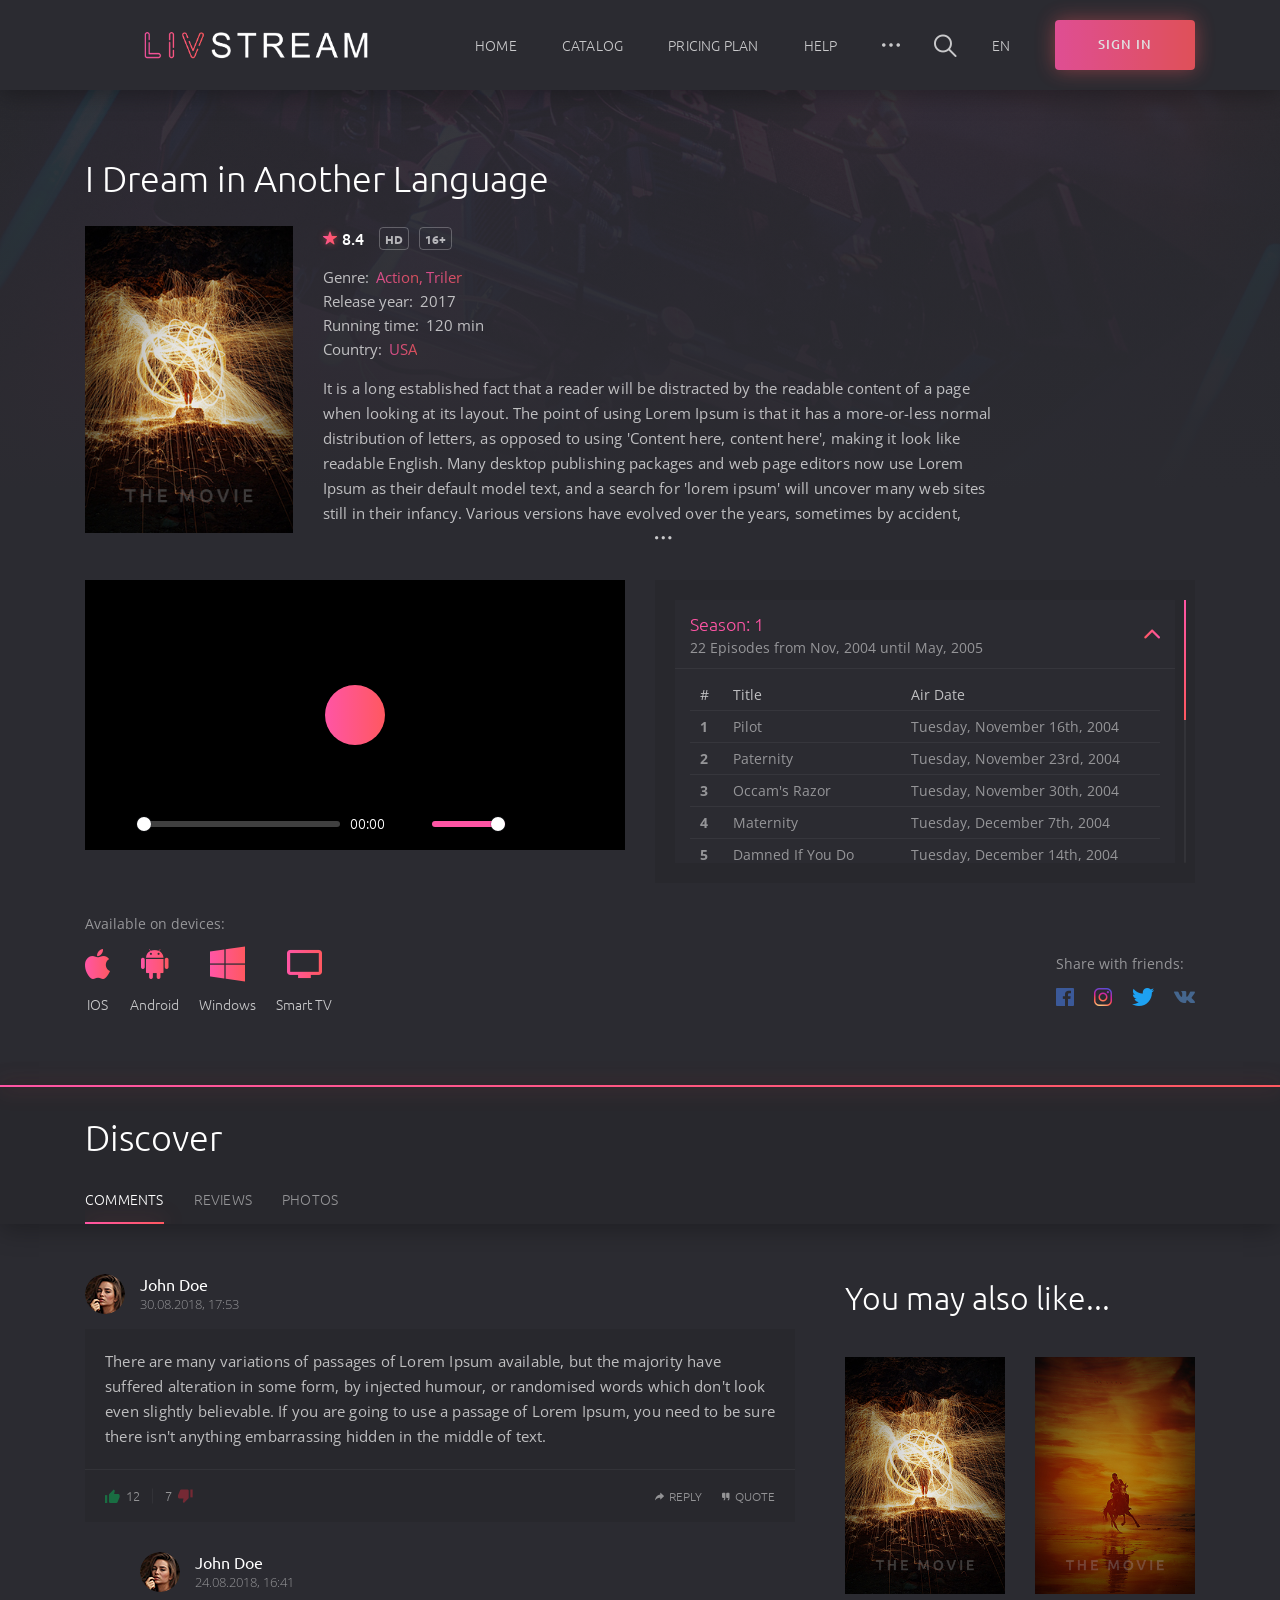
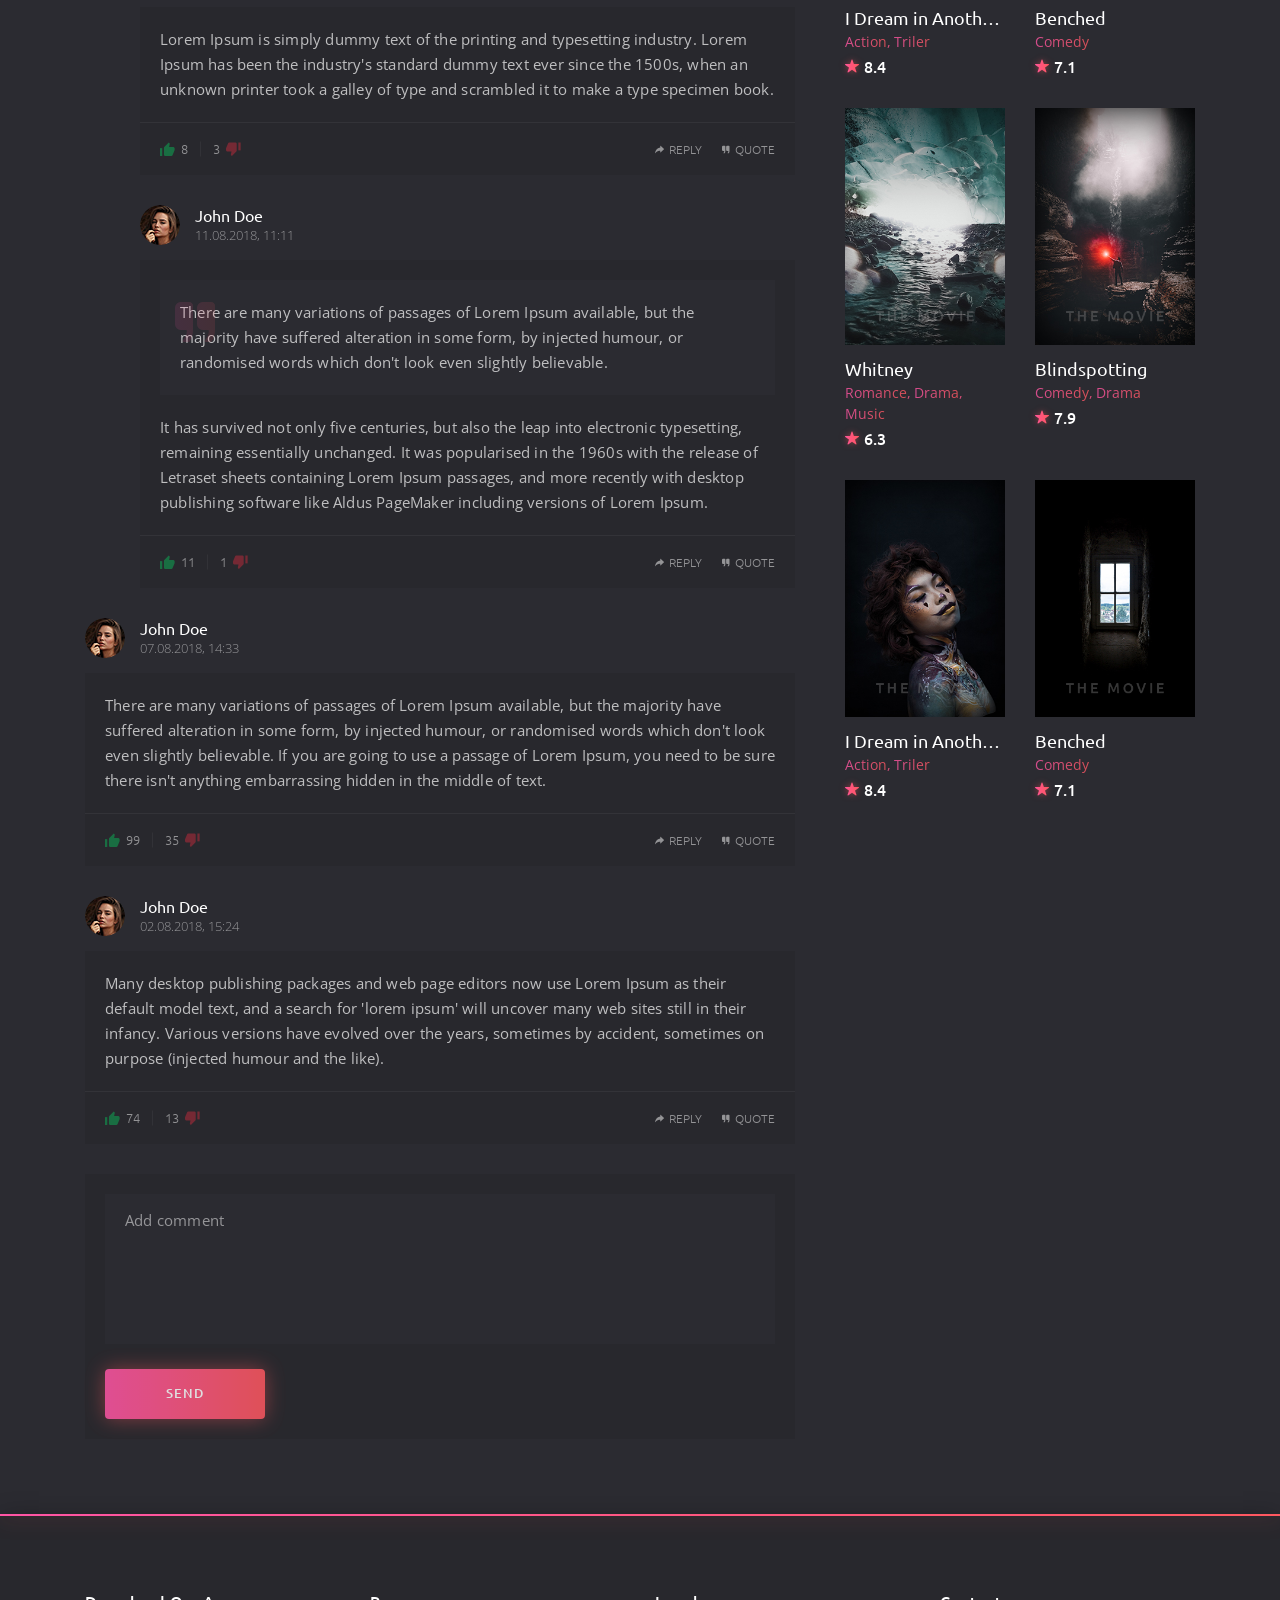
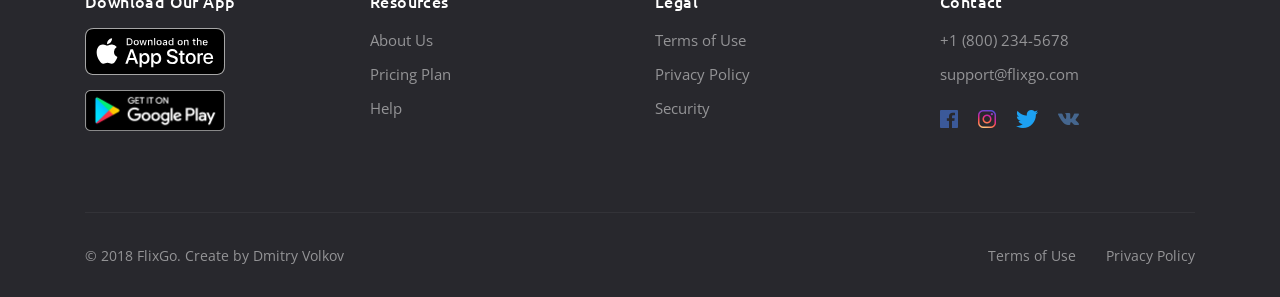
<file: details2.html>
<!DOCTYPE html>
<html lang="en">

<!-- Mirrored from dmitryvolkov.me/demo/flixgo1.1/details2.html by HTTrack Website Copier/3.x [XR&CO'2014], Fri, 09 Aug 2019 09:50:34 GMT -->
<head>
	<meta charset="utf-8">
	<meta name="viewport" content="width=device-width, initial-scale=1, shrink-to-fit=no">

	<!-- Font -->
	<link href="https://fonts.googleapis.com/css?family=Open+Sans:400,600%7CUbuntu:300,400,500,700" rel="stylesheet">

	<!-- CSS -->
	<link rel="stylesheet" href="css/bootstrap-reboot.min.css">
	<link rel="stylesheet" href="css/bootstrap-grid.min.css">
	<link rel="stylesheet" href="css/owl.carousel.min.css">
	<link rel="stylesheet" href="css/jquery.mCustomScrollbar.min.css">
	<link rel="stylesheet" href="css/nouislider.min.css">
	<link rel="stylesheet" href="css/ionicons.min.css">
	<link rel="stylesheet" href="css/plyr.css">
	<link rel="stylesheet" href="css/photoswipe.css">
	<link rel="stylesheet" href="css/default-skin.css">
	<link rel="stylesheet" href="css/main.css">

	<!-- Favicons -->
	<link rel="icon" type="image/png" href="icon/favicon-32x32.png" sizes="32x32">
	<link rel="apple-touch-icon" href="icon/favicon-32x32.png">
	<link rel="apple-touch-icon" sizes="72x72" href="icon/apple-touch-icon-72x72.png">
	<link rel="apple-touch-icon" sizes="114x114" href="icon/apple-touch-icon-114x114.png">
	<link rel="apple-touch-icon" sizes="144x144" href="icon/apple-touch-icon-144x144.png">

	<meta name="description" content="">
	<meta name="keywords" content="">
	<meta name="author" content="Dmitry Volkov">
	<title>FlixGo – Online Movies, TV Shows & Cinema HTML Template</title>

</head>
<body class="body">
	
	<!-- header -->
	<header class="header">
		<div class="header__wrap">
			<div class="container">
				<div class="row">
					<div class="col-12">
						<div class="header__content">
							<!-- header logo -->
							<a href="index.html" class="header__logo">
								<img src="img/liv2.png" alt="">
							</a>
							<!-- end header logo -->

							<!-- header nav -->
							<ul class="header__nav">
								<!-- dropdown -->
								<li class="header__nav-item">
									<a class="dropdown-toggle header__nav-link" href="#" role="button" id="dropdownMenuHome" data-toggle="dropdown" aria-haspopup="true" aria-expanded="false">Home</a>

									<ul class="dropdown-menu header__dropdown-menu" aria-labelledby="dropdownMenuHome">
										<li><a href="index.html">Home slideshow bg</a></li>
										<li><a href="index2.html">Home static bg</a></li>
									</ul>
								</li>
								<!-- end dropdown -->

								<!-- dropdown -->
								<li class="header__nav-item">
									<a class="dropdown-toggle header__nav-link" href="#" role="button" id="dropdownMenuCatalog" data-toggle="dropdown" aria-haspopup="true" aria-expanded="false">Catalog</a>

									<ul class="dropdown-menu header__dropdown-menu" aria-labelledby="dropdownMenuCatalog">
										<li><a href="catalog1.html">Catalog Grid</a></li>
										<li><a href="catalog2.html">Catalog List</a></li>
										<li><a href="details1.html">Details Movie</a></li>
										<li><a href="details2.html">Details TV Series</a></li>
									</ul>
								</li>
								<!-- end dropdown -->

								<li class="header__nav-item">
									<a href="pricing.html" class="header__nav-link">Pricing Plan</a>
								</li>

								<li class="header__nav-item">
									<a href="faq.html" class="header__nav-link">Help</a>
								</li>

								<!-- dropdown -->
								<li class="dropdown header__nav-item">
									<a class="dropdown-toggle header__nav-link header__nav-link--more" href="#" role="button" id="dropdownMenuMore" data-toggle="dropdown" aria-haspopup="true" aria-expanded="false"><i class="icon ion-ios-more"></i></a>

									<ul class="dropdown-menu header__dropdown-menu" aria-labelledby="dropdownMenuMore">
										<li><a href="about.html">About</a></li>
										<li><a href="profile.html">Profile</a></li>
										<li><a href="signin.html">Sign In</a></li>
										<li><a href="signup.html">Sign Up</a></li>
										<li><a href="404.html">404 Page</a></li>
									</ul>
								</li>
								<!-- end dropdown -->
							</ul>
							<!-- end header nav -->

							<!-- header auth -->
							<div class="header__auth">
								<button class="header__search-btn" type="button">
									<i class="icon ion-ios-search"></i>
								</button>

								<!-- dropdown -->
								<div class="dropdown header__lang">
									<a class="dropdown-toggle header__nav-link" href="#" role="button" id="dropdownMenuLang" data-toggle="dropdown" aria-haspopup="true" aria-expanded="false">EN</a>

									<ul class="dropdown-menu header__dropdown-menu" aria-labelledby="dropdownMenuLang">
										<li><a href="#">English</a></li>
										<li><a href="#">Spanish</a></li>
										<li><a href="#">Russian</a></li>
									</ul>
								</div>
								<!-- end dropdown -->

								<a href="signin.html" class="header__sign-in">
									<i class="icon ion-ios-log-in"></i>
									<span>sign in</span>
								</a>
							</div>
							<!-- end header auth -->

							<!-- header menu btn -->
							<button class="header__btn" type="button">
								<span></span>
								<span></span>
								<span></span>
							</button>
							<!-- end header menu btn -->
						</div>
					</div>
				</div>
			</div>
		</div>

		<!-- header search -->
		<form action="#" class="header__search">
			<div class="container">
				<div class="row">
					<div class="col-12">
						<div class="header__search-content">
							<input type="text" placeholder="Search for a movie, TV Series that you are looking for">

							<button type="button">search</button>
						</div>
					</div>
				</div>
			</div>
		</form>
		<!-- end header search -->
	</header>
	<!-- end header -->

	<!-- details -->
	<section class="section details">
		<!-- details background -->
		<div class="details__bg" data-bg="img/home/home__bg.jpg"></div>
		<!-- end details background -->

		<!-- details content -->
		<div class="container">
			<div class="row">
				<!-- title -->
				<div class="col-12">
					<h1 class="details__title">I Dream in Another Language</h1>
				</div>
				<!-- end title -->

				<!-- content -->
				<div class="col-10">
					<div class="card card--details card--series">
						<div class="row">
							<!-- card cover -->
							<div class="col-12 col-sm-4 col-md-4 col-lg-3 col-xl-3">
								<div class="card__cover">
									<img src="img/covers/cover.jpg" alt="">
								</div>
							</div>
							<!-- end card cover -->

							<!-- card content -->
							<div class="col-12 col-sm-8 col-md-8 col-lg-9 col-xl-9">
								<div class="card__content">
									<div class="card__wrap">
										<span class="card__rate"><i class="icon ion-ios-star"></i>8.4</span>

										<ul class="card__list">
											<li>HD</li>
											<li>16+</li>
										</ul>
									</div>

									<ul class="card__meta">
										<li><span>Genre:</span> <a href="#">Action</a>
										<a href="#">Triler</a></li>
										<li><span>Release year:</span> 2017</li>
										<li><span>Running time:</span> 120 min</li>
										<li><span>Country:</span> <a href="#">USA</a> </li>
									</ul>

									<div class="card__description card__description--details">
										It is a long established fact that a reader will be distracted by the readable content of a page when looking at its layout. The point of using Lorem Ipsum is that it has a more-or-less normal distribution of letters, as opposed to using 'Content here, content here', making it look like readable English. Many desktop publishing packages and web page editors now use Lorem Ipsum as their default model text, and a search for 'lorem ipsum' will uncover many web sites still in their infancy. Various versions have evolved over the years, sometimes by accident, sometimes on purpose (injected humour and the like).
									</div>
								</div>
							</div>
							<!-- end card content -->
						</div>
					</div>
				</div>
				<!-- end content -->

				<!-- player -->
				<div class="col-12 col-xl-6">
					<video controls crossorigin playsinline poster="https://cdn.plyr.io/static/demo/View_From_A_Blue_Moon_Trailer-HD.jpg" id="player">
						<!-- Video files -->
						<source src="https://cdn.plyr.io/static/demo/View_From_A_Blue_Moon_Trailer-576p.mp4" type="video/mp4" size="576">
						<source src="https://cdn.plyr.io/static/demo/View_From_A_Blue_Moon_Trailer-720p.mp4" type="video/mp4" size="720">
						<source src="https://cdn.plyr.io/static/demo/View_From_A_Blue_Moon_Trailer-1080p.mp4" type="video/mp4" size="1080">
						<source src="https://cdn.plyr.io/static/demo/View_From_A_Blue_Moon_Trailer-1440p.mp4" type="video/mp4" size="1440">

						<!-- Caption files -->
						<track kind="captions" label="English" srclang="en" src="https://cdn.plyr.io/static/demo/View_From_A_Blue_Moon_Trailer-HD.en.vtt"
						    default>
						<track kind="captions" label="Français" srclang="fr" src="https://cdn.plyr.io/static/demo/View_From_A_Blue_Moon_Trailer-HD.fr.vtt">

						<!-- Fallback for browsers that don't support the <video> element -->
						<a href="https://cdn.plyr.io/static/demo/View_From_A_Blue_Moon_Trailer-576p.mp4" download>Download</a>
					</video>
				</div>
				<!-- end player -->

				<!-- accordion -->
				<div class="col-12 col-xl-6">
					<div class="accordion" id="accordion">
						<div class="accordion__card">
							<div class="card-header" id="headingOne">
								<button type="button" data-toggle="collapse" data-target="#collapseOne" aria-expanded="true" aria-controls="collapseOne">
									<span>Season: 1</span>
									<span>22 Episodes from Nov, 2004 until May, 2005</span>
								</button>
							</div>

							<div id="collapseOne" class="collapse show" aria-labelledby="headingOne" data-parent="#accordion">
								<div class="card-body">
									<table class="accordion__list">
										<thead>
											<tr>
												<th>#</th>
												<th>Title</th>
												<th>Air Date</th>
											</tr>
										</thead>

										<tbody>
											<tr>
												<th>1</th>
												<td>Pilot</td>
												<td>Tuesday, November 16th, 2004</td>
											</tr>
											<tr>
												<th>2</th>
												<td>Paternity</td>
												<td>Tuesday, November 23rd, 2004</td>
											</tr>
											<tr>
												<th>3</th>
												<td>Occam's Razor</td>
												<td>Tuesday, November 30th, 2004</td>
											</tr>
											<tr>
												<th>4</th>
												<td>Maternity</td>
												<td>Tuesday, December 7th, 2004</td>
											</tr>
											<tr>
												<th>5</th>
												<td>Damned If You Do</td>
												<td>Tuesday, December 14th, 2004</td>
											</tr>
											<tr>
												<th>6</th>
												<td>The Socratic Method</td>
												<td>Tuesday, December 21st, 2004</td>
											</tr>
										</tbody>
									</table>
								</div>
							</div>
						</div>

						<div class="accordion__card">
							<div class="card-header" id="headingTwo">
								<button class="collapsed" type="button" data-toggle="collapse" data-target="#collapseTwo" aria-expanded="false" aria-controls="collapseTwo">
									<span>Season: 2</span>
									<span>24 Episodes from Sep, 2005 until May, 2006</span>
								</button>
							</div>

							<div id="collapseTwo" class="collapse" aria-labelledby="headingTwo" data-parent="#accordion">
								<div class="card-body">
									<table class="accordion__list">
										<thead>
											<tr>
												<th>#</th>
												<th>Title</th>
												<th>Air Date</th>
											</tr>
										</thead>

										<tbody>
											<tr>
												<th>1</th>
												<td>Pilot</td>
												<td>Tuesday, November 16th, 2004</td>
											</tr>
											<tr>
												<th>2</th>
												<td>Paternity</td>
												<td>Tuesday, November 23rd, 2004</td>
											</tr>
											<tr>
												<th>3</th>
												<td>Occam's Razor</td>
												<td>Tuesday, November 30th, 2004</td>
											</tr>
											<tr>
												<th>4</th>
												<td>Maternity</td>
												<td>Tuesday, December 7th, 2004</td>
											</tr>
											<tr>
												<th>5</th>
												<td>Damned If You Do</td>
												<td>Tuesday, December 14th, 2004</td>
											</tr>
											<tr>
												<th>6</th>
												<td>The Socratic Method</td>
												<td>Tuesday, December 21st, 2004</td>
											</tr>
										</tbody>
									</table>
								</div>
							</div>
						</div>

						<div class="accordion__card">
							<div class="card-header" id="headingThree">
								<button class="collapsed" type="button" data-toggle="collapse" data-target="#collapseThree" aria-expanded="false" aria-controls="collapseThree">
									<span>Season: 3</span>
									<span>24 Episodes from Sep, 2006 until May, 2007</span>
								</button>
							</div>

							<div id="collapseThree" class="collapse" aria-labelledby="headingThree" data-parent="#accordion">
								<div class="card-body">
									<table class="accordion__list">
										<thead>
											<tr>
												<th>#</th>
												<th>Title</th>
												<th>Air Date</th>
											</tr>
										</thead>

										<tbody>
											<tr>
												<th>1</th>
												<td>Pilot</td>
												<td>Tuesday, November 16th, 2004</td>
											</tr>
											<tr>
												<th>2</th>
												<td>Paternity</td>
												<td>Tuesday, November 23rd, 2004</td>
											</tr>
											<tr>
												<th>3</th>
												<td>Occam's Razor</td>
												<td>Tuesday, November 30th, 2004</td>
											</tr>
											<tr>
												<th>4</th>
												<td>Maternity</td>
												<td>Tuesday, December 7th, 2004</td>
											</tr>
											<tr>
												<th>5</th>
												<td>Damned If You Do</td>
												<td>Tuesday, December 14th, 2004</td>
											</tr>
											<tr>
												<th>6</th>
												<td>The Socratic Method</td>
												<td>Tuesday, December 21st, 2004</td>
											</tr>
										</tbody>
									</table>
								</div>
							</div>
						</div>

						<div class="accordion__card">
							<div class="card-header" id="headingFour">
								<button class="collapsed" type="button" data-toggle="collapse" data-target="#collapseFour" aria-expanded="false" aria-controls="collapseFour">
									<span>Season: 4</span>
									<span>16 Episodes from Sep, 2007 until May, 2008</span>
								</button>
							</div>

							<div id="collapseFour" class="collapse" aria-labelledby="headingFour" data-parent="#accordion">
								<div class="card-body">
									<table class="accordion__list">
										<thead>
											<tr>
												<th>#</th>
												<th>Title</th>
												<th>Air Date</th>
											</tr>
										</thead>

										<tbody>
											<tr>
												<th>1</th>
												<td>Pilot</td>
												<td>Tuesday, November 16th, 2004</td>
											</tr>
											<tr>
												<th>2</th>
												<td>Paternity</td>
												<td>Tuesday, November 23rd, 2004</td>
											</tr>
											<tr>
												<th>3</th>
												<td>Occam's Razor</td>
												<td>Tuesday, November 30th, 2004</td>
											</tr>
											<tr>
												<th>4</th>
												<td>Maternity</td>
												<td>Tuesday, December 7th, 2004</td>
											</tr>
											<tr>
												<th>5</th>
												<td>Damned If You Do</td>
												<td>Tuesday, December 14th, 2004</td>
											</tr>
											<tr>
												<th>6</th>
												<td>The Socratic Method</td>
												<td>Tuesday, December 21st, 2004</td>
											</tr>
										</tbody>
									</table>
								</div>
							</div>
						</div>
					</div>
				</div>
				<!-- end accordion -->

				<div class="col-12">
					<div class="details__wrap">
						<!-- availables -->
						<div class="details__devices">
							<span class="details__devices-title">Available on devices:</span>
							<ul class="details__devices-list">
								<li><i class="icon ion-logo-apple"></i><span>IOS</span></li>
								<li><i class="icon ion-logo-android"></i><span>Android</span></li>
								<li><i class="icon ion-logo-windows"></i><span>Windows</span></li>
								<li><i class="icon ion-md-tv"></i><span>Smart TV</span></li>
							</ul>
						</div>
						<!-- end availables -->

						<!-- share -->
						<div class="details__share">
							<span class="details__share-title">Share with friends:</span>

							<ul class="details__share-list">
								<li class="facebook"><a href="#"><i class="icon ion-logo-facebook"></i></a></li>
								<li class="instagram"><a href="#"><i class="icon ion-logo-instagram"></i></a></li>
								<li class="twitter"><a href="#"><i class="icon ion-logo-twitter"></i></a></li>
								<li class="vk"><a href="#"><i class="icon ion-logo-vk"></i></a></li>
							</ul>
						</div>
						<!-- end share -->
					</div>
				</div>
			</div>
		</div>
		<!-- end details content -->
	</section>
	<!-- end details -->

	<!-- content -->
	<section class="content">
		<div class="content__head">
			<div class="container">
				<div class="row">
					<div class="col-12">
						<!-- content title -->
						<h2 class="content__title">Discover</h2>
						<!-- end content title -->

						<!-- content tabs nav -->
						<ul class="nav nav-tabs content__tabs" id="content__tabs" role="tablist">
							<li class="nav-item">
								<a class="nav-link active" data-toggle="tab" href="#tab-1" role="tab" aria-controls="tab-1" aria-selected="true">Comments</a>
							</li>

							<li class="nav-item">
								<a class="nav-link" data-toggle="tab" href="#tab-2" role="tab" aria-controls="tab-2" aria-selected="false">Reviews</a>
							</li>

							<li class="nav-item">
								<a class="nav-link" data-toggle="tab" href="#tab-3" role="tab" aria-controls="tab-3" aria-selected="false">Photos</a>
							</li>
						</ul>
						<!-- end content tabs nav -->

						<!-- content mobile tabs nav -->
						<div class="content__mobile-tabs" id="content__mobile-tabs">
							<div class="content__mobile-tabs-btn dropdown-toggle" role="navigation" id="mobile-tabs" data-toggle="dropdown" aria-haspopup="true" aria-expanded="false">
								<input type="button" value="Comments">
								<span></span>
							</div>

							<div class="content__mobile-tabs-menu dropdown-menu" aria-labelledby="mobile-tabs">
								<ul class="nav nav-tabs" role="tablist">
									<li class="nav-item"><a class="nav-link active" id="1-tab" data-toggle="tab" href="#tab-1" role="tab" aria-controls="tab-1" aria-selected="true">Comments</a></li>

									<li class="nav-item"><a class="nav-link" id="2-tab" data-toggle="tab" href="#tab-2" role="tab" aria-controls="tab-2" aria-selected="false">Reviews</a></li>

									<li class="nav-item"><a class="nav-link" id="3-tab" data-toggle="tab" href="#tab-3" role="tab" aria-controls="tab-3" aria-selected="false">Photos</a></li>
								</ul>
							</div>
						</div>
						<!-- end content mobile tabs nav -->
					</div>
				</div>
			</div>
		</div>

		<div class="container">
			<div class="row">
				<div class="col-12 col-lg-8 col-xl-8">
					<!-- content tabs -->
					<div class="tab-content" id="myTabContent">
						<div class="tab-pane fade show active" id="tab-1" role="tabpanel" aria-labelledby="1-tab">
							<div class="row">
								<!-- comments -->
								<div class="col-12">
									<div class="comments">
										<ul class="comments__list">
											<li class="comments__item">
												<div class="comments__autor">
													<img class="comments__avatar" src="img/user.png" alt="">
													<span class="comments__name">John Doe</span>
													<span class="comments__time">30.08.2018, 17:53</span>
												</div>
												<p class="comments__text">There are many variations of passages of Lorem Ipsum available, but the majority have suffered alteration in some form, by injected humour, or randomised words which don't look even slightly believable. If you are going to use a passage of Lorem Ipsum, you need to be sure there isn't anything embarrassing hidden in the middle of text.</p>
												<div class="comments__actions">
													<div class="comments__rate">
														<button type="button"><i class="icon ion-md-thumbs-up"></i>12</button>

														<button type="button">7<i class="icon ion-md-thumbs-down"></i></button>
													</div>

													<button type="button"><i class="icon ion-ios-share-alt"></i>Reply</button>
													<button type="button"><i class="icon ion-ios-quote"></i>Quote</button>
												</div>
											</li>

											<li class="comments__item comments__item--answer">
												<div class="comments__autor">
													<img class="comments__avatar" src="img/user.png" alt="">
													<span class="comments__name">John Doe</span>
													<span class="comments__time">24.08.2018, 16:41</span>
												</div>
												<p class="comments__text">Lorem Ipsum is simply dummy text of the printing and typesetting industry. Lorem Ipsum has been the industry's standard dummy text ever since the 1500s, when an unknown printer took a galley of type and scrambled it to make a type specimen book.</p>
												<div class="comments__actions">
													<div class="comments__rate">
														<button type="button"><i class="icon ion-md-thumbs-up"></i>8</button>

														<button type="button">3<i class="icon ion-md-thumbs-down"></i></button>
													</div>

													<button type="button"><i class="icon ion-ios-share-alt"></i>Reply</button>
													<button type="button"><i class="icon ion-ios-quote"></i>Quote</button>
												</div>
											</li>

											<li class="comments__item comments__item--quote">
												<div class="comments__autor">
													<img class="comments__avatar" src="img/user.png" alt="">
													<span class="comments__name">John Doe</span>
													<span class="comments__time">11.08.2018, 11:11</span>
												</div>
												<p class="comments__text"><span>There are many variations of passages of Lorem Ipsum available, but the majority have suffered alteration in some form, by injected humour, or randomised words which don't look even slightly believable.</span>It has survived not only five centuries, but also the leap into electronic typesetting, remaining essentially unchanged. It was popularised in the 1960s with the release of Letraset sheets containing Lorem Ipsum passages, and more recently with desktop publishing software like Aldus PageMaker including versions of Lorem Ipsum.</p>
												<div class="comments__actions">
													<div class="comments__rate">
														<button type="button"><i class="icon ion-md-thumbs-up"></i>11</button>

														<button type="button">1<i class="icon ion-md-thumbs-down"></i></button>
													</div>

													<button type="button"><i class="icon ion-ios-share-alt"></i>Reply</button>
													<button type="button"><i class="icon ion-ios-quote"></i>Quote</button>
												</div>
											</li>

											<li class="comments__item">
												<div class="comments__autor">
													<img class="comments__avatar" src="img/user.png" alt="">
													<span class="comments__name">John Doe</span>
													<span class="comments__time">07.08.2018, 14:33</span>
												</div>
												<p class="comments__text">There are many variations of passages of Lorem Ipsum available, but the majority have suffered alteration in some form, by injected humour, or randomised words which don't look even slightly believable. If you are going to use a passage of Lorem Ipsum, you need to be sure there isn't anything embarrassing hidden in the middle of text.</p>
												<div class="comments__actions">
													<div class="comments__rate">
														<button type="button"><i class="icon ion-md-thumbs-up"></i>99</button>

														<button type="button">35<i class="icon ion-md-thumbs-down"></i></button>
													</div>

													<button type="button"><i class="icon ion-ios-share-alt"></i>Reply</button>
													<button type="button"><i class="icon ion-ios-quote"></i>Quote</button>
												</div>
											</li>

											<li class="comments__item">
												<div class="comments__autor">
													<img class="comments__avatar" src="img/user.png" alt="">
													<span class="comments__name">John Doe</span>
													<span class="comments__time">02.08.2018, 15:24</span>
												</div>
												<p class="comments__text">Many desktop publishing packages and web page editors now use Lorem Ipsum as their default model text, and a search for 'lorem ipsum' will uncover many web sites still in their infancy. Various versions have evolved over the years, sometimes by accident, sometimes on purpose (injected humour and the like).</p>
												<div class="comments__actions">
													<div class="comments__rate">
														<button type="button"><i class="icon ion-md-thumbs-up"></i>74</button>

														<button type="button">13<i class="icon ion-md-thumbs-down"></i></button>
													</div>
													
													<button type="button"><i class="icon ion-ios-share-alt"></i>Reply</button>
													<button type="button"><i class="icon ion-ios-quote"></i>Quote</button>
												</div>
											</li>
										</ul>

										<form action="#" class="form">
											<textarea id="text" name="text" class="form__textarea" placeholder="Add comment"></textarea>
											<button type="button" class="form__btn">Send</button>
										</form>
									</div>
								</div>
								<!-- end comments -->
							</div>
						</div>

						<div class="tab-pane fade" id="tab-2" role="tabpanel" aria-labelledby="2-tab">
							<div class="row">
								<!-- reviews -->
								<div class="col-12">
									<div class="reviews">
										<ul class="reviews__list">
											<li class="reviews__item">
												<div class="reviews__autor">
													<img class="reviews__avatar" src="img/user.png" alt="">
													<span class="reviews__name">Best Marvel movie in my opinion</span>
													<span class="reviews__time">24.08.2018, 17:53 by John Doe</span>

													<span class="reviews__rating"><i class="icon ion-ios-star"></i>8.4</span>
												</div>
												<p class="reviews__text">There are many variations of passages of Lorem Ipsum available, but the majority have suffered alteration in some form, by injected humour, or randomised words which don't look even slightly believable. If you are going to use a passage of Lorem Ipsum, you need to be sure there isn't anything embarrassing hidden in the middle of text.</p>
											</li>

											<li class="reviews__item">
												<div class="reviews__autor">
													<img class="reviews__avatar" src="img/user.png" alt="">
													<span class="reviews__name">Best Marvel movie in my opinion</span>
													<span class="reviews__time">24.08.2018, 17:53 by John Doe</span>

													<span class="reviews__rating"><i class="icon ion-ios-star"></i>9.0</span>
												</div>
												<p class="reviews__text">There are many variations of passages of Lorem Ipsum available, but the majority have suffered alteration in some form, by injected humour, or randomised words which don't look even slightly believable. If you are going to use a passage of Lorem Ipsum, you need to be sure there isn't anything embarrassing hidden in the middle of text.</p>
											</li>

											<li class="reviews__item">
												<div class="reviews__autor">
													<img class="reviews__avatar" src="img/user.png" alt="">
													<span class="reviews__name">Best Marvel movie in my opinion</span>
													<span class="reviews__time">24.08.2018, 17:53 by John Doe</span>

													<span class="reviews__rating"><i class="icon ion-ios-star"></i>7.5</span>
												</div>
												<p class="reviews__text">There are many variations of passages of Lorem Ipsum available, but the majority have suffered alteration in some form, by injected humour, or randomised words which don't look even slightly believable. If you are going to use a passage of Lorem Ipsum, you need to be sure there isn't anything embarrassing hidden in the middle of text.</p>
											</li>
										</ul>

										<form action="#" class="form">
											<input type="text" class="form__input" placeholder="Title">
											<textarea class="form__textarea" placeholder="Review"></textarea>
											<div class="form__slider">
												<div class="form__slider-rating" id="slider__rating"></div>
												<div class="form__slider-value" id="form__slider-value"></div>
											</div>
											<button type="button" class="form__btn">Send</button>
										</form>
									</div>
								</div>
								<!-- end reviews -->
							</div>
						</div>

						<div class="tab-pane fade" id="tab-3" role="tabpanel" aria-labelledby="3-tab">
							<!-- project gallery -->
							<div class="gallery" itemscope>
								<div class="row">
									<!-- gallery item -->
									<figure class="col-12 col-sm-6 col-xl-4" itemprop="associatedMedia" itemscope>
										<a href="img/gallery/project-1.jpg" itemprop="contentUrl" data-size="1920x1280">
											<img src="img/gallery/project-1.jpg" itemprop="thumbnail" alt="Image description" />
										</a>
										<figcaption itemprop="caption description">Some image caption 1</figcaption>
									</figure>
									<!-- end gallery item -->

									<!-- gallery item -->
									<figure class="col-12 col-sm-6 col-xl-4" itemprop="associatedMedia" itemscope>
										<a href="img/gallery/project-2.jpg" itemprop="contentUrl" data-size="1920x1280">
											<img src="img/gallery/project-2.jpg" itemprop="thumbnail" alt="Image description" />
										</a>
										<figcaption itemprop="caption description">Some image caption 2</figcaption>
									</figure>
									<!-- end gallery item -->

									<!-- gallery item -->
									<figure class="col-12 col-sm-6 col-xl-4" itemprop="associatedMedia" itemscope>
										<a href="img/gallery/project-3.jpg" itemprop="contentUrl" data-size="1920x1280">
											<img src="img/gallery/project-3.jpg" itemprop="thumbnail" alt="Image description" />
										</a>
										<figcaption itemprop="caption description">Some image caption 3</figcaption>
									</figure>
									<!-- end gallery item -->

									<!-- gallery item -->
									<figure class="col-12 col-sm-6 col-xl-4" itemprop="associatedMedia" itemscope>
										<a href="img/gallery/project-4.jpg" itemprop="contentUrl" data-size="1920x1280">
											<img src="img/gallery/project-4.jpg" itemprop="thumbnail" alt="Image description" />
										</a>
										<figcaption itemprop="caption description">Some image caption 4</figcaption>
									</figure>
									<!-- end gallery item -->

									<!-- gallery item -->
									<figure class="col-12 col-sm-6 col-xl-4" itemprop="associatedMedia" itemscope>
										<a href="img/gallery/project-5.jpg" itemprop="contentUrl" data-size="1920x1280">
											<img src="img/gallery/project-5.jpg" itemprop="thumbnail" alt="Image description" />
										</a>
										<figcaption itemprop="caption description">Some image caption 5</figcaption>
									</figure>
									<!-- end gallery item -->

									<!-- gallery item -->
									<figure class="col-12 col-sm-6 col-xl-4" itemprop="associatedMedia" itemscope>
										<a href="img/gallery/project-6.jpg" itemprop="contentUrl" data-size="1920x1280">
											<img src="img/gallery/project-6.jpg" itemprop="thumbnail" alt="Image description" />
										</a>
										<figcaption itemprop="caption description">Some image caption 6</figcaption>
									</figure>
									<!-- end gallery item -->
								</div>
							</div>
							<!-- end project gallery -->
						</div>
					</div>
					<!-- end content tabs -->
				</div>

				<!-- sidebar -->
				<div class="col-12 col-lg-4 col-xl-4">
					<div class="row">
						<!-- section title -->
						<div class="col-12">
							<h2 class="section__title section__title--sidebar">You may also like...</h2>
						</div>
						<!-- end section title -->

						<!-- card -->
						<div class="col-6 col-sm-4 col-lg-6">
							<div class="card">
								<div class="card__cover">
									<img src="img/covers/cover.jpg" alt="">
									<a href="#" class="card__play">
										<i class="icon ion-ios-play"></i>
									</a>
								</div>
								<div class="card__content">
									<h3 class="card__title"><a href="#">I Dream in Another Language</a></h3>
									<span class="card__category">
										<a href="#">Action</a>
										<a href="#">Triler</a>
									</span>
									<span class="card__rate"><i class="icon ion-ios-star"></i>8.4</span>
								</div>
							</div>
						</div>
						<!-- end card -->

						<!-- card -->
						<div class="col-6 col-sm-4 col-lg-6">
							<div class="card">
								<div class="card__cover">
									<img src="img/covers/cover2.jpg" alt="">
									<a href="#" class="card__play">
										<i class="icon ion-ios-play"></i>
									</a>
								</div>
								<div class="card__content">
									<h3 class="card__title"><a href="#">Benched</a></h3>
									<span class="card__category">
										<a href="#">Comedy</a>
									</span>
									<span class="card__rate"><i class="icon ion-ios-star"></i>7.1</span>
								</div>
							</div>
						</div>
						<!-- end card -->

						<!-- card -->
						<div class="col-6 col-sm-4 col-lg-6">
							<div class="card">
								<div class="card__cover">
									<img src="img/covers/cover3.jpg" alt="">
									<a href="#" class="card__play">
										<i class="icon ion-ios-play"></i>
									</a>
								</div>
								<div class="card__content">
									<h3 class="card__title"><a href="#">Whitney</a></h3>
									<span class="card__category">
										<a href="#">Romance</a>
										<a href="#">Drama</a>
										<a href="#">Music</a>
									</span>
									<span class="card__rate"><i class="icon ion-ios-star"></i>6.3</span>
								</div>
							</div>
						</div>
						<!-- end card -->

						<!-- card -->
						<div class="col-6 col-sm-4 col-lg-6">
							<div class="card">
								<div class="card__cover">
									<img src="img/covers/cover4.jpg" alt="">
									<a href="#" class="card__play">
										<i class="icon ion-ios-play"></i>
									</a>
								</div>
								<div class="card__content">
									<h3 class="card__title"><a href="#">Blindspotting</a></h3>
									<span class="card__category">
										<a href="#">Comedy</a>
										<a href="#">Drama</a>
									</span>
									<span class="card__rate"><i class="icon ion-ios-star"></i>7.9</span>
								</div>
							</div>
						</div>
						<!-- end card -->

						<!-- card -->
						<div class="col-6 col-sm-4 col-lg-6">
							<div class="card">
								<div class="card__cover">
									<img src="img/covers/cover5.jpg" alt="">
									<a href="#" class="card__play">
										<i class="icon ion-ios-play"></i>
									</a>
								</div>
								<div class="card__content">
									<h3 class="card__title"><a href="#">I Dream in Another Language</a></h3>
									<span class="card__category">
										<a href="#">Action</a>
										<a href="#">Triler</a>
									</span>
									<span class="card__rate"><i class="icon ion-ios-star"></i>8.4</span>
								</div>
							</div>
						</div>
						<!-- end card -->

						<!-- card -->
						<div class="col-6 col-sm-4 col-lg-6">
							<div class="card">
								<div class="card__cover">
									<img src="img/covers/cover6.jpg" alt="">
									<a href="#" class="card__play">
										<i class="icon ion-ios-play"></i>
									</a>
								</div>
								<div class="card__content">
									<h3 class="card__title"><a href="#">Benched</a></h3>
									<span class="card__category">
										<a href="#">Comedy</a>
									</span>
									<span class="card__rate"><i class="icon ion-ios-star"></i>7.1</span>
								</div>
							</div>
						</div>
						<!-- end card -->
					</div>
				</div>
				<!-- end sidebar -->
			</div>
		</div>
	</section>
	<!-- end content -->

	<!-- footer -->
	<footer class="footer">
		<div class="container">
			<div class="row">
				<!-- footer list -->
				<div class="col-12 col-md-3">
					<h6 class="footer__title">Download Our App</h6>
					<ul class="footer__app">
						<li><a href="#"><img src="img/Download_on_the_App_Store_Badge.svg" alt=""></a></li>
						<li><a href="#"><img src="img/google-play-badge.png" alt=""></a></li>
					</ul>
				</div>
				<!-- end footer list -->

				<!-- footer list -->
				<div class="col-6 col-sm-4 col-md-3">
					<h6 class="footer__title">Resources</h6>
					<ul class="footer__list">
						<li><a href="#">About Us</a></li>
						<li><a href="#">Pricing Plan</a></li>
						<li><a href="#">Help</a></li>
					</ul>
				</div>
				<!-- end footer list -->

				<!-- footer list -->
				<div class="col-6 col-sm-4 col-md-3">
					<h6 class="footer__title">Legal</h6>
					<ul class="footer__list">
						<li><a href="#">Terms of Use</a></li>
						<li><a href="#">Privacy Policy</a></li>
						<li><a href="#">Security</a></li>
					</ul>
				</div>
				<!-- end footer list -->

				<!-- footer list -->
				<div class="col-12 col-sm-4 col-md-3">
					<h6 class="footer__title">Contact</h6>
					<ul class="footer__list">
						<li><a href="tel:+18002345678">+1 (800) 234-5678</a></li>
						<li><a href="mailto:support@moviego.com">support@flixgo.com</a></li>
					</ul>
					<ul class="footer__social">
						<li class="facebook"><a href="#"><i class="icon ion-logo-facebook"></i></a></li>
						<li class="instagram"><a href="#"><i class="icon ion-logo-instagram"></i></a></li>
						<li class="twitter"><a href="#"><i class="icon ion-logo-twitter"></i></a></li>
						<li class="vk"><a href="#"><i class="icon ion-logo-vk"></i></a></li>
					</ul>
				</div>
				<!-- end footer list -->

				<!-- footer copyright -->
				<div class="col-12">
					<div class="footer__copyright">
						<small>© 2018 FlixGo. Create by <a href="https://themeforest.net/user/dmitryvolkov/portfolio?ref=DmitryVolkov" target="_blank">Dmitry Volkov</a></small>

						<ul>
							<li><a href="#">Terms of Use</a></li>
							<li><a href="#">Privacy Policy</a></li>
						</ul>
					</div>
				</div>
				<!-- end footer copyright -->
			</div>
		</div>
	</footer>
	<!-- end footer -->

	<!-- Root element of PhotoSwipe. Must have class pswp. -->
	<div class="pswp" tabindex="-1" role="dialog" aria-hidden="true">

		<!-- Background of PhotoSwipe. 
		It's a separate element, as animating opacity is faster than rgba(). -->
		<div class="pswp__bg"></div>

		<!-- Slides wrapper with overflow:hidden. -->
		<div class="pswp__scroll-wrap">

			<!-- Container that holds slides. PhotoSwipe keeps only 3 slides in DOM to save memory. -->
			<!-- don't modify these 3 pswp__item elements, data is added later on. -->
			<div class="pswp__container">
				<div class="pswp__item"></div>
				<div class="pswp__item"></div>
				<div class="pswp__item"></div>
			</div>

			<!-- Default (PhotoSwipeUI_Default) interface on top of sliding area. Can be changed. -->
			<div class="pswp__ui pswp__ui--hidden">

				<div class="pswp__top-bar">

					<!--  Controls are self-explanatory. Order can be changed. -->

					<div class="pswp__counter"></div>

					<button class="pswp__button pswp__button--close" title="Close (Esc)"></button>

					<button class="pswp__button pswp__button--fs" title="Toggle fullscreen"></button>

					<!-- Preloader -->
					<div class="pswp__preloader">
						<div class="pswp__preloader__icn">
							<div class="pswp__preloader__cut">
								<div class="pswp__preloader__donut"></div>
							</div>
						</div>
					</div>
				</div>

				<button class="pswp__button pswp__button--arrow--left" title="Previous (arrow left)"></button>

				<button class="pswp__button pswp__button--arrow--right" title="Next (arrow right)"></button>

				<div class="pswp__caption">
					<div class="pswp__caption__center"></div>
				</div>
			</div>
		</div>
	</div>

	<!-- JS -->
	<script src="js/jquery-3.3.1.min.js"></script>
	<script src="js/bootstrap.bundle.min.js"></script>
	<script src="js/owl.carousel.min.js"></script>
	<script src="js/jquery.mousewheel.min.js"></script>
	<script src="js/jquery.mCustomScrollbar.min.js"></script>
	<script src="js/wNumb.js"></script>
	<script src="js/nouislider.min.js"></script>
	<script src="js/plyr.min.js"></script>
	<script src="js/jquery.morelines.min.js"></script>
	<script src="js/photoswipe.min.js"></script>
	<script src="js/photoswipe-ui-default.min.js"></script>
	<script src="js/main.js"></script>
</body>

<!-- Mirrored from dmitryvolkov.me/demo/flixgo1.1/details2.html by HTTrack Website Copier/3.x [XR&CO'2014], Fri, 09 Aug 2019 09:50:34 GMT -->
</html>
</file>
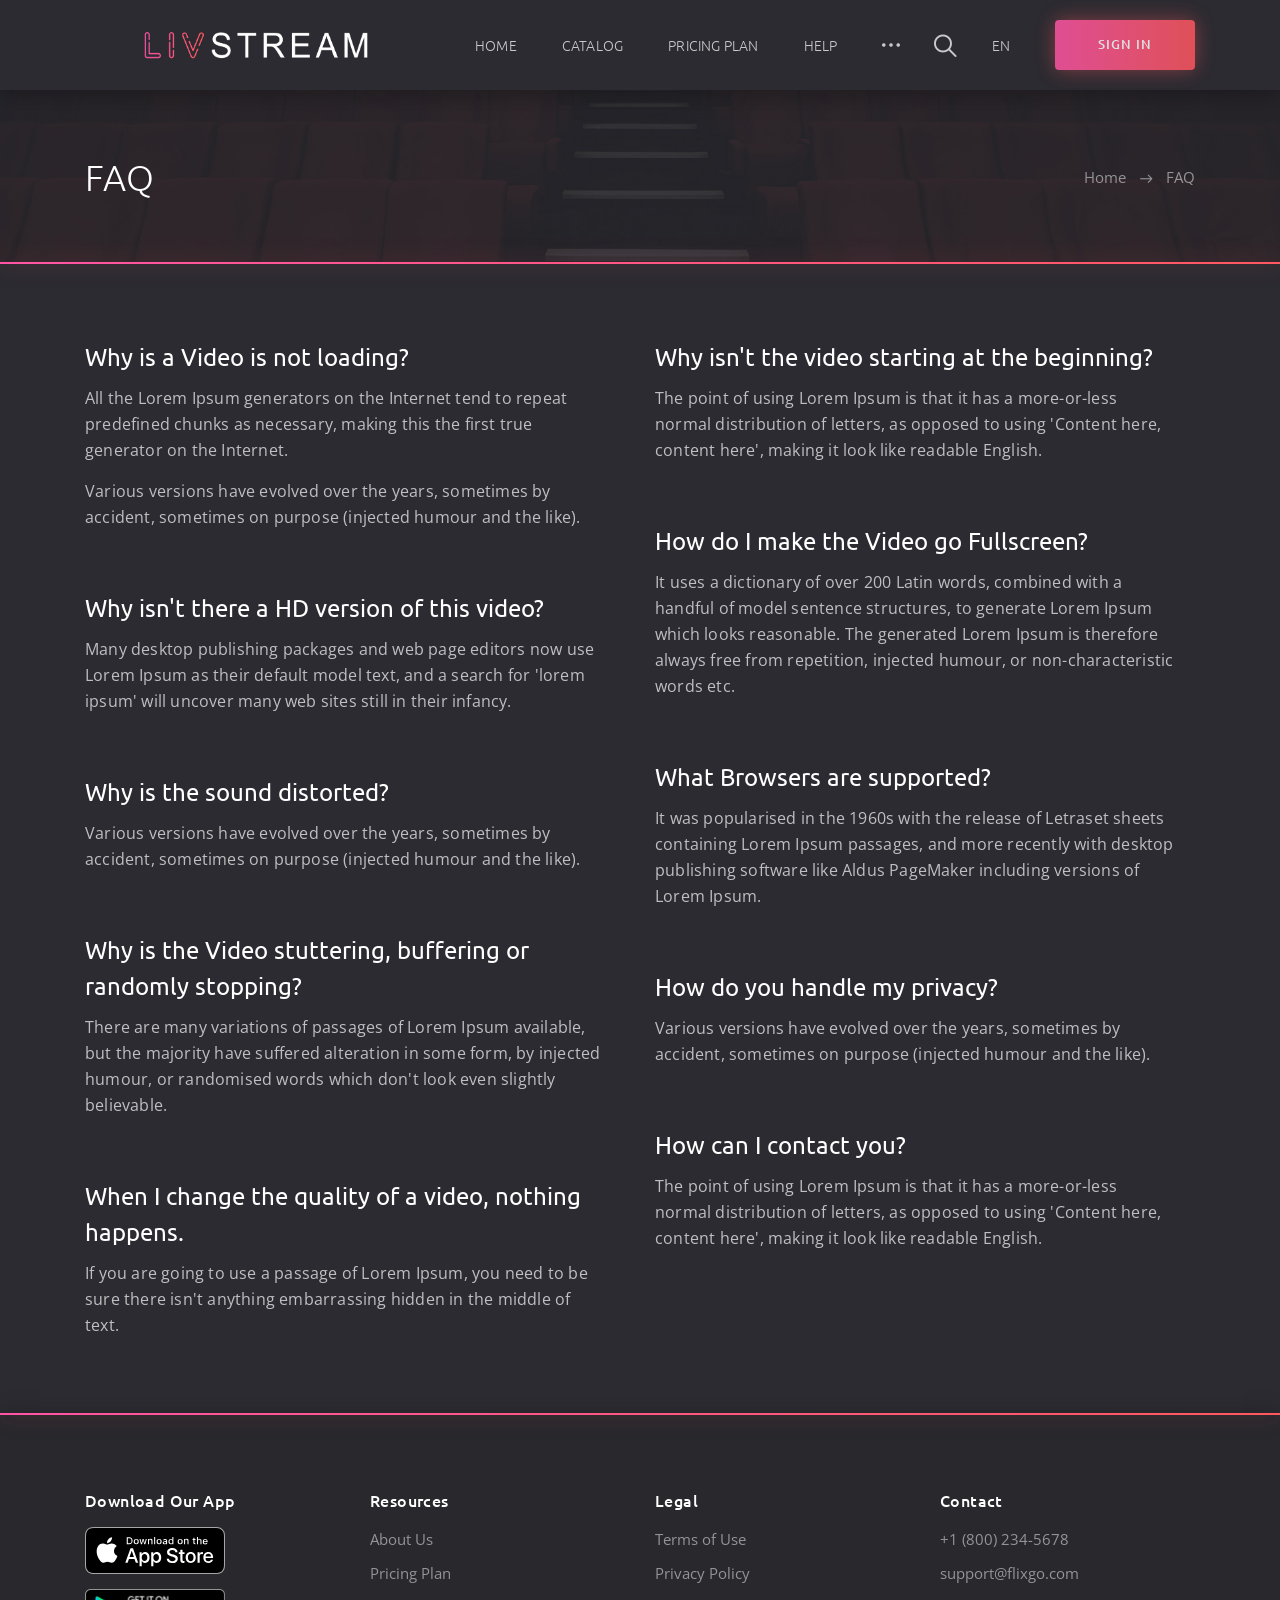
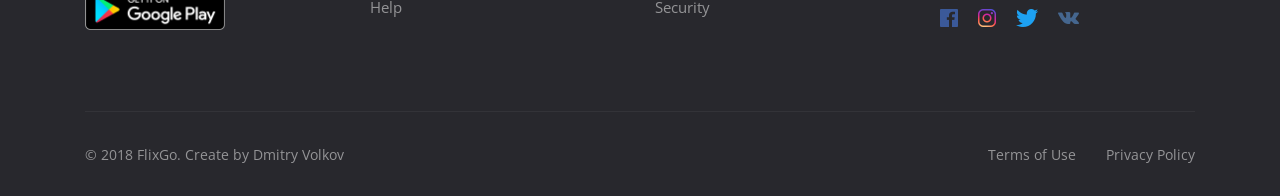
<file: faq.html>
<!DOCTYPE html>
<html lang="en">

<!-- Mirrored from dmitryvolkov.me/demo/flixgo1.1/faq.html by HTTrack Website Copier/3.x [XR&CO'2014], Fri, 09 Aug 2019 09:50:34 GMT -->
<head>
	<meta charset="utf-8">
	<meta name="viewport" content="width=device-width, initial-scale=1, shrink-to-fit=no">

	<!-- Font -->
	<link href="https://fonts.googleapis.com/css?family=Open+Sans:400,600%7CUbuntu:300,400,500,700" rel="stylesheet"> 

	<!-- CSS -->
	<link rel="stylesheet" href="css/bootstrap-reboot.min.css">
	<link rel="stylesheet" href="css/bootstrap-grid.min.css">
	<link rel="stylesheet" href="css/owl.carousel.min.css">
	<link rel="stylesheet" href="css/jquery.mCustomScrollbar.min.css">
	<link rel="stylesheet" href="css/nouislider.min.css">
	<link rel="stylesheet" href="css/ionicons.min.css">
	<link rel="stylesheet" href="css/plyr.css">
	<link rel="stylesheet" href="css/photoswipe.css">
	<link rel="stylesheet" href="css/default-skin.css">
	<link rel="stylesheet" href="css/main.css">

	<!-- Favicons -->
	<link rel="icon" type="image/png" href="icon/favicon-32x32.png" sizes="32x32">
	<link rel="apple-touch-icon" href="icon/favicon-32x32.png">
	<link rel="apple-touch-icon" sizes="72x72" href="icon/apple-touch-icon-72x72.png">
	<link rel="apple-touch-icon" sizes="114x114" href="icon/apple-touch-icon-114x114.png">
	<link rel="apple-touch-icon" sizes="144x144" href="icon/apple-touch-icon-144x144.png">

	<meta name="description" content="">
	<meta name="keywords" content="">
	<meta name="author" content="Dmitry Volkov">
	<title>FlixGo – Online Movies, TV Shows & Cinema HTML Template</title>

</head>
<body class="body">
	
	<!-- header -->
	<header class="header">
		<div class="header__wrap">
			<div class="container">
				<div class="row">
					<div class="col-12">
						<div class="header__content">
							<!-- header logo -->
							<a href="index.html" class="header__logo">
								<img src="img/liv2.png" alt="">
							</a>
							<!-- end header logo -->

							<!-- header nav -->
							<ul class="header__nav">
								<!-- dropdown -->
								<li class="header__nav-item">
									<a class="dropdown-toggle header__nav-link" href="#" role="button" id="dropdownMenuHome" data-toggle="dropdown" aria-haspopup="true" aria-expanded="false">Home</a>

									<ul class="dropdown-menu header__dropdown-menu" aria-labelledby="dropdownMenuHome">
										<li><a href="index.html">Home slideshow bg</a></li>
										<li><a href="index2.html">Home static bg</a></li>
									</ul>
								</li>
								<!-- end dropdown -->

								<!-- dropdown -->
								<li class="header__nav-item">
									<a class="dropdown-toggle header__nav-link" href="#" role="button" id="dropdownMenuCatalog" data-toggle="dropdown" aria-haspopup="true" aria-expanded="false">Catalog</a>

									<ul class="dropdown-menu header__dropdown-menu" aria-labelledby="dropdownMenuCatalog">
										<li><a href="catalog1.html">Catalog Grid</a></li>
										<li><a href="catalog2.html">Catalog List</a></li>
										<li><a href="details1.html">Details Movie</a></li>
										<li><a href="details2.html">Details TV Series</a></li>
									</ul>
								</li>
								<!-- end dropdown -->

								<li class="header__nav-item">
									<a href="pricing.html" class="header__nav-link">Pricing Plan</a>
								</li>

								<li class="header__nav-item">
									<a href="faq.html" class="header__nav-link">Help</a>
								</li>

								<!-- dropdown -->
								<li class="dropdown header__nav-item">
									<a class="dropdown-toggle header__nav-link header__nav-link--more" href="#" role="button" id="dropdownMenuMore" data-toggle="dropdown" aria-haspopup="true" aria-expanded="false"><i class="icon ion-ios-more"></i></a>

									<ul class="dropdown-menu header__dropdown-menu" aria-labelledby="dropdownMenuMore">
										<li><a href="about.html">About</a></li>
										<li><a href="profile.html">Profile</a></li>
										<li><a href="signin.html">Sign In</a></li>
										<li><a href="signup.html">Sign Up</a></li>
										<li><a href="404.html">404 Page</a></li>
									</ul>
								</li>
								<!-- end dropdown -->
							</ul>
							<!-- end header nav -->

							<!-- header auth -->
							<div class="header__auth">
								<button class="header__search-btn" type="button">
									<i class="icon ion-ios-search"></i>
								</button>

								<!-- dropdown -->
								<div class="dropdown header__lang">
									<a class="dropdown-toggle header__nav-link" href="#" role="button" id="dropdownMenuLang" data-toggle="dropdown" aria-haspopup="true" aria-expanded="false">EN</a>

									<ul class="dropdown-menu header__dropdown-menu" aria-labelledby="dropdownMenuLang">
										<li><a href="#">English</a></li>
										<li><a href="#">Spanish</a></li>
										<li><a href="#">Russian</a></li>
									</ul>
								</div>
								<!-- end dropdown -->

								<a href="signin.html" class="header__sign-in">
									<i class="icon ion-ios-log-in"></i>
									<span>sign in</span>
								</a>
							</div>
							<!-- end header auth -->

							<!-- header menu btn -->
							<button class="header__btn" type="button">
								<span></span>
								<span></span>
								<span></span>
							</button>
							<!-- end header menu btn -->
						</div>
					</div>
				</div>
			</div>
		</div>

		<!-- header search -->
		<form action="#" class="header__search">
			<div class="container">
				<div class="row">
					<div class="col-12">
						<div class="header__search-content">
							<input type="text" placeholder="Search for a movie, TV Series that you are looking for">

							<button type="button">search</button>
						</div>
					</div>
				</div>
			</div>
		</form>
		<!-- end header search -->
	</header>
	<!-- end header -->

	<!-- page title -->
	<section class="section section--first section--bg" data-bg="img/section/section.jpg">
		<div class="container">
			<div class="row">
				<div class="col-12">
					<div class="section__wrap">
						<!-- section title -->
						<h2 class="section__title">FAQ</h2>
						<!-- end section title -->

						<!-- breadcrumb -->
						<ul class="breadcrumb">
							<li class="breadcrumb__item"><a href="#">Home</a></li>
							<li class="breadcrumb__item breadcrumb__item--active">FAQ</li>
						</ul>
						<!-- end breadcrumb -->
					</div>
				</div>
			</div>
		</div>
	</section>
	<!-- end page title -->

	<!-- faq -->
	<section class="section">
		<div class="container">
			<div class="row">
				<div class="col-12 col-md-6">
					<div class="faq">
						<h3 class="faq__title">Why is a Video is not loading?</h3>
						<p class="faq__text">All the Lorem Ipsum generators on the Internet tend to repeat predefined chunks as necessary, making this the first true generator on the Internet.</p>
						<p class="faq__text">Various versions have evolved over the years, sometimes by accident, sometimes on purpose (injected humour and the like).</p>
					</div>

					<div class="faq">
						<h3 class="faq__title">Why isn't there a HD version of this video?</h3>
						<p class="faq__text">Many desktop publishing packages and web page editors now use Lorem Ipsum as their default model text, and a search for 'lorem ipsum' will uncover many web sites still in their infancy.</p>
					</div>

					<div class="faq">
						<h3 class="faq__title">Why is the sound distorted?</h3>
						<p class="faq__text">Various versions have evolved over the years, sometimes by accident, sometimes on purpose (injected humour and the like).</p>
					</div>

					<div class="faq">
						<h3 class="faq__title">Why is the Video stuttering, buffering or randomly stopping?</h3>
						<p class="faq__text">There are many variations of passages of Lorem Ipsum available, but the majority have suffered alteration in some form, by injected humour, or randomised words which don't look even slightly believable.</p>
					</div>

					<div class="faq">
						<h3 class="faq__title">When I change the quality of a video, nothing happens.</h3>
						<p class="faq__text">If you are going to use a passage of Lorem Ipsum, you need to be sure there isn't anything embarrassing hidden in the middle of text.</p>
					</div>
				</div>

				<div class="col-12 col-md-6">
					<div class="faq">
						<h3 class="faq__title">Why isn't the video starting at the beginning?</h3>
						<p class="faq__text">The point of using Lorem Ipsum is that it has a more-or-less normal distribution of letters, as opposed to using 'Content here, content here', making it look like readable English.</p>
					</div>

					<div class="faq">
						<h3 class="faq__title">How do I make the Video go Fullscreen?</h3>
						<p class="faq__text">It uses a dictionary of over 200 Latin words, combined with a handful of model sentence structures, to generate Lorem Ipsum which looks reasonable. The generated Lorem Ipsum is therefore always free from repetition, injected humour, or non-characteristic words etc.</p>
					</div>

					<div class="faq">
						<h3 class="faq__title">What Browsers are supported?</h3>
						<p class="faq__text">It was popularised in the 1960s with the release of Letraset sheets containing Lorem Ipsum passages, and more recently with desktop publishing software like Aldus PageMaker including versions of Lorem Ipsum.</p>
					</div>

					<div class="faq">
						<h3 class="faq__title">How do you handle my privacy?</h3>
						<p class="faq__text">Various versions have evolved over the years, sometimes by accident, sometimes on purpose (injected humour and the like).</p>
					</div>

					<div class="faq">
						<h3 class="faq__title">How can I contact you?</h3>
						<p class="faq__text">The point of using Lorem Ipsum is that it has a more-or-less normal distribution of letters, as opposed to using 'Content here, content here', making it look like readable English.</p>
					</div>
				</div>
			</div>
		</div>
	</section>
	<!-- end faq -->

	<!-- footer -->
	<footer class="footer">
		<div class="container">
			<div class="row">
				<!-- footer list -->
				<div class="col-12 col-md-3">
					<h6 class="footer__title">Download Our App</h6>
					<ul class="footer__app">
						<li><a href="#"><img src="img/Download_on_the_App_Store_Badge.svg" alt=""></a></li>
						<li><a href="#"><img src="img/google-play-badge.png" alt=""></a></li>
					</ul>
				</div>
				<!-- end footer list -->

				<!-- footer list -->
				<div class="col-6 col-sm-4 col-md-3">
					<h6 class="footer__title">Resources</h6>
					<ul class="footer__list">
						<li><a href="#">About Us</a></li>
						<li><a href="#">Pricing Plan</a></li>
						<li><a href="#">Help</a></li>
					</ul>
				</div>
				<!-- end footer list -->

				<!-- footer list -->
				<div class="col-6 col-sm-4 col-md-3">
					<h6 class="footer__title">Legal</h6>
					<ul class="footer__list">
						<li><a href="#">Terms of Use</a></li>
						<li><a href="#">Privacy Policy</a></li>
						<li><a href="#">Security</a></li>
					</ul>
				</div>
				<!-- end footer list -->

				<!-- footer list -->
				<div class="col-12 col-sm-4 col-md-3">
					<h6 class="footer__title">Contact</h6>
					<ul class="footer__list">
						<li><a href="tel:+18002345678">+1 (800) 234-5678</a></li>
						<li><a href="mailto:support@moviego.com">support@flixgo.com</a></li>
					</ul>
					<ul class="footer__social">
						<li class="facebook"><a href="#"><i class="icon ion-logo-facebook"></i></a></li>
						<li class="instagram"><a href="#"><i class="icon ion-logo-instagram"></i></a></li>
						<li class="twitter"><a href="#"><i class="icon ion-logo-twitter"></i></a></li>
						<li class="vk"><a href="#"><i class="icon ion-logo-vk"></i></a></li>
					</ul>
				</div>
				<!-- end footer list -->

				<!-- footer copyright -->
				<div class="col-12">
					<div class="footer__copyright">
						<small>© 2018 FlixGo. Create by <a href="https://themeforest.net/user/dmitryvolkov/portfolio?ref=DmitryVolkov" target="_blank">Dmitry Volkov</a></small>

						<ul>
							<li><a href="#">Terms of Use</a></li>
							<li><a href="#">Privacy Policy</a></li>
						</ul>
					</div>
				</div>
				<!-- end footer copyright -->
			</div>
		</div>
	</footer>
	<!-- end footer -->

	<!-- JS -->
	<script src="js/jquery-3.3.1.min.js"></script>
	<script src="js/bootstrap.bundle.min.js"></script>
	<script src="js/owl.carousel.min.js"></script>
	<script src="js/jquery.mousewheel.min.js"></script>
	<script src="js/jquery.mCustomScrollbar.min.js"></script>
	<script src="js/wNumb.js"></script>
	<script src="js/nouislider.min.js"></script>
	<script src="js/plyr.min.js"></script>
	<script src="js/jquery.morelines.min.js"></script>
	<script src="js/photoswipe.min.js"></script>
	<script src="js/photoswipe-ui-default.min.js"></script>
	<script src="js/main.js"></script>
</body>

<!-- Mirrored from dmitryvolkov.me/demo/flixgo1.1/faq.html by HTTrack Website Copier/3.x [XR&CO'2014], Fri, 09 Aug 2019 09:50:34 GMT -->
</html>
</file>
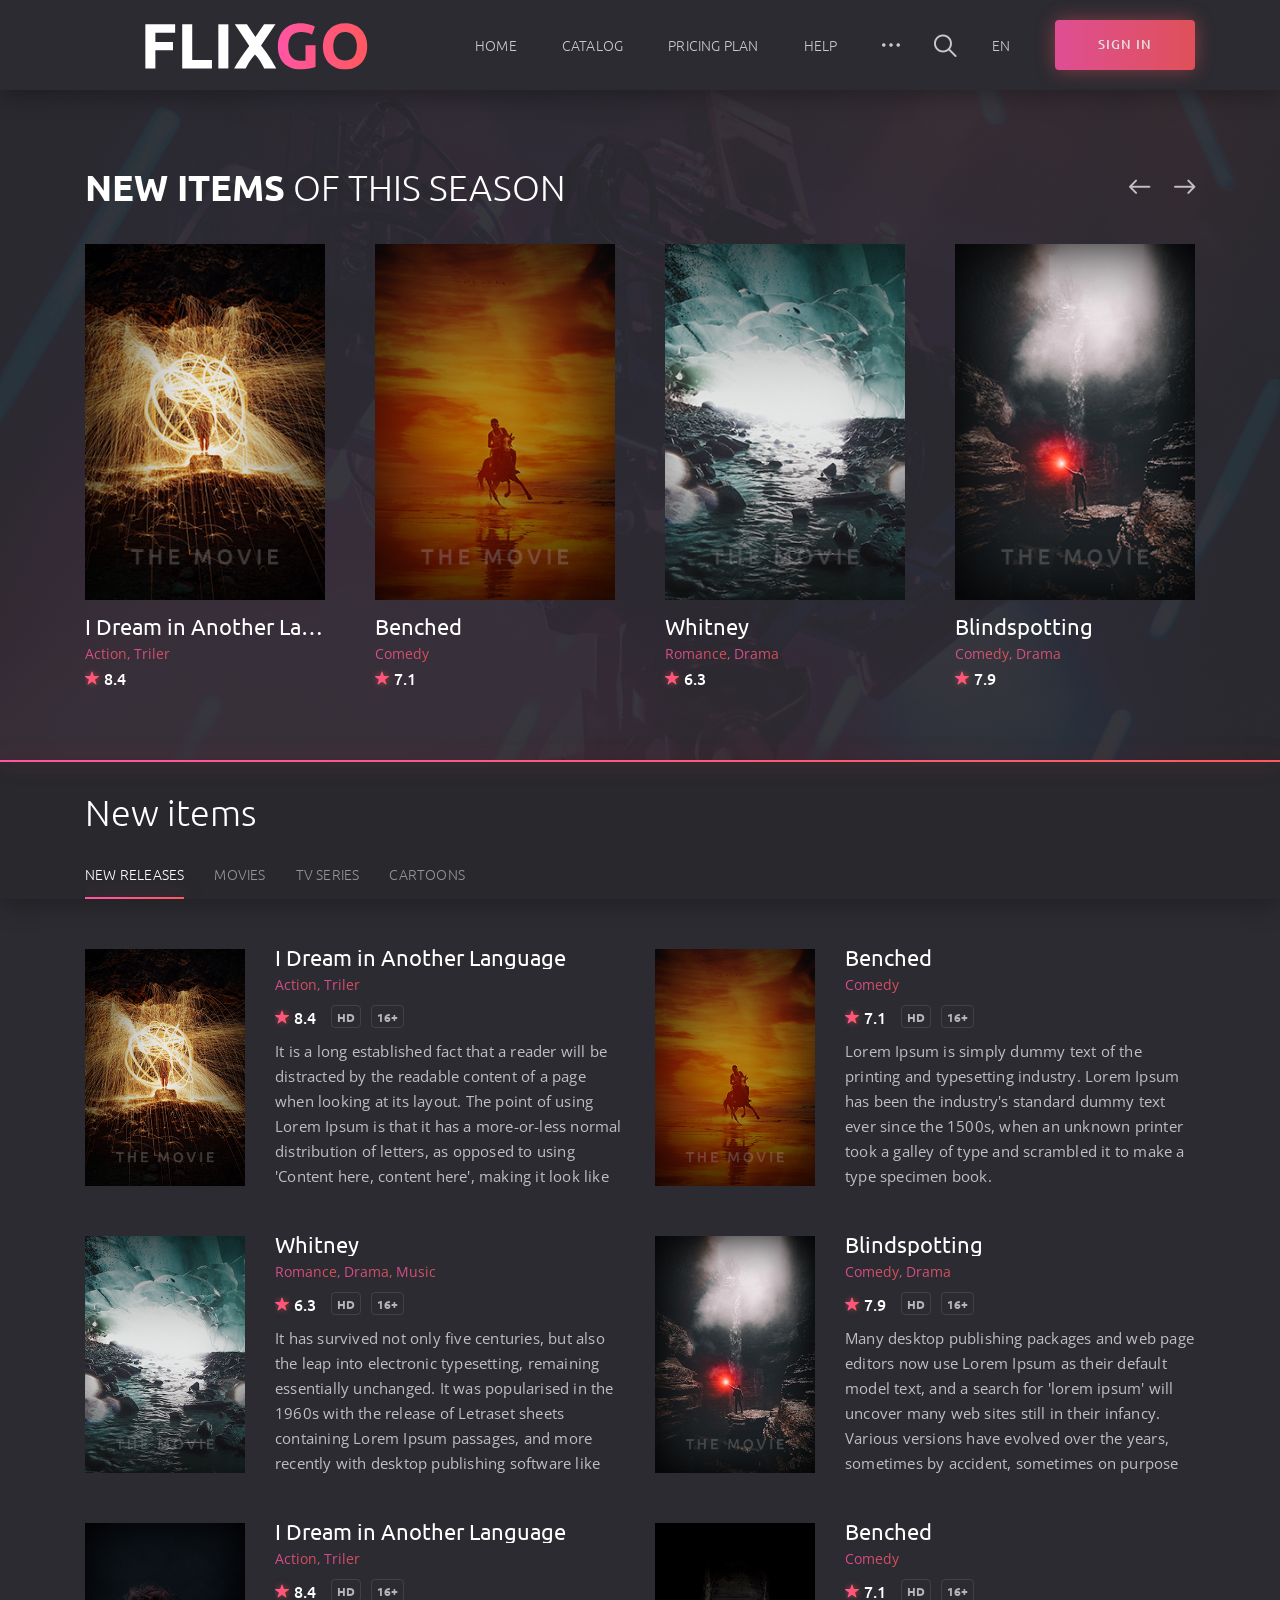
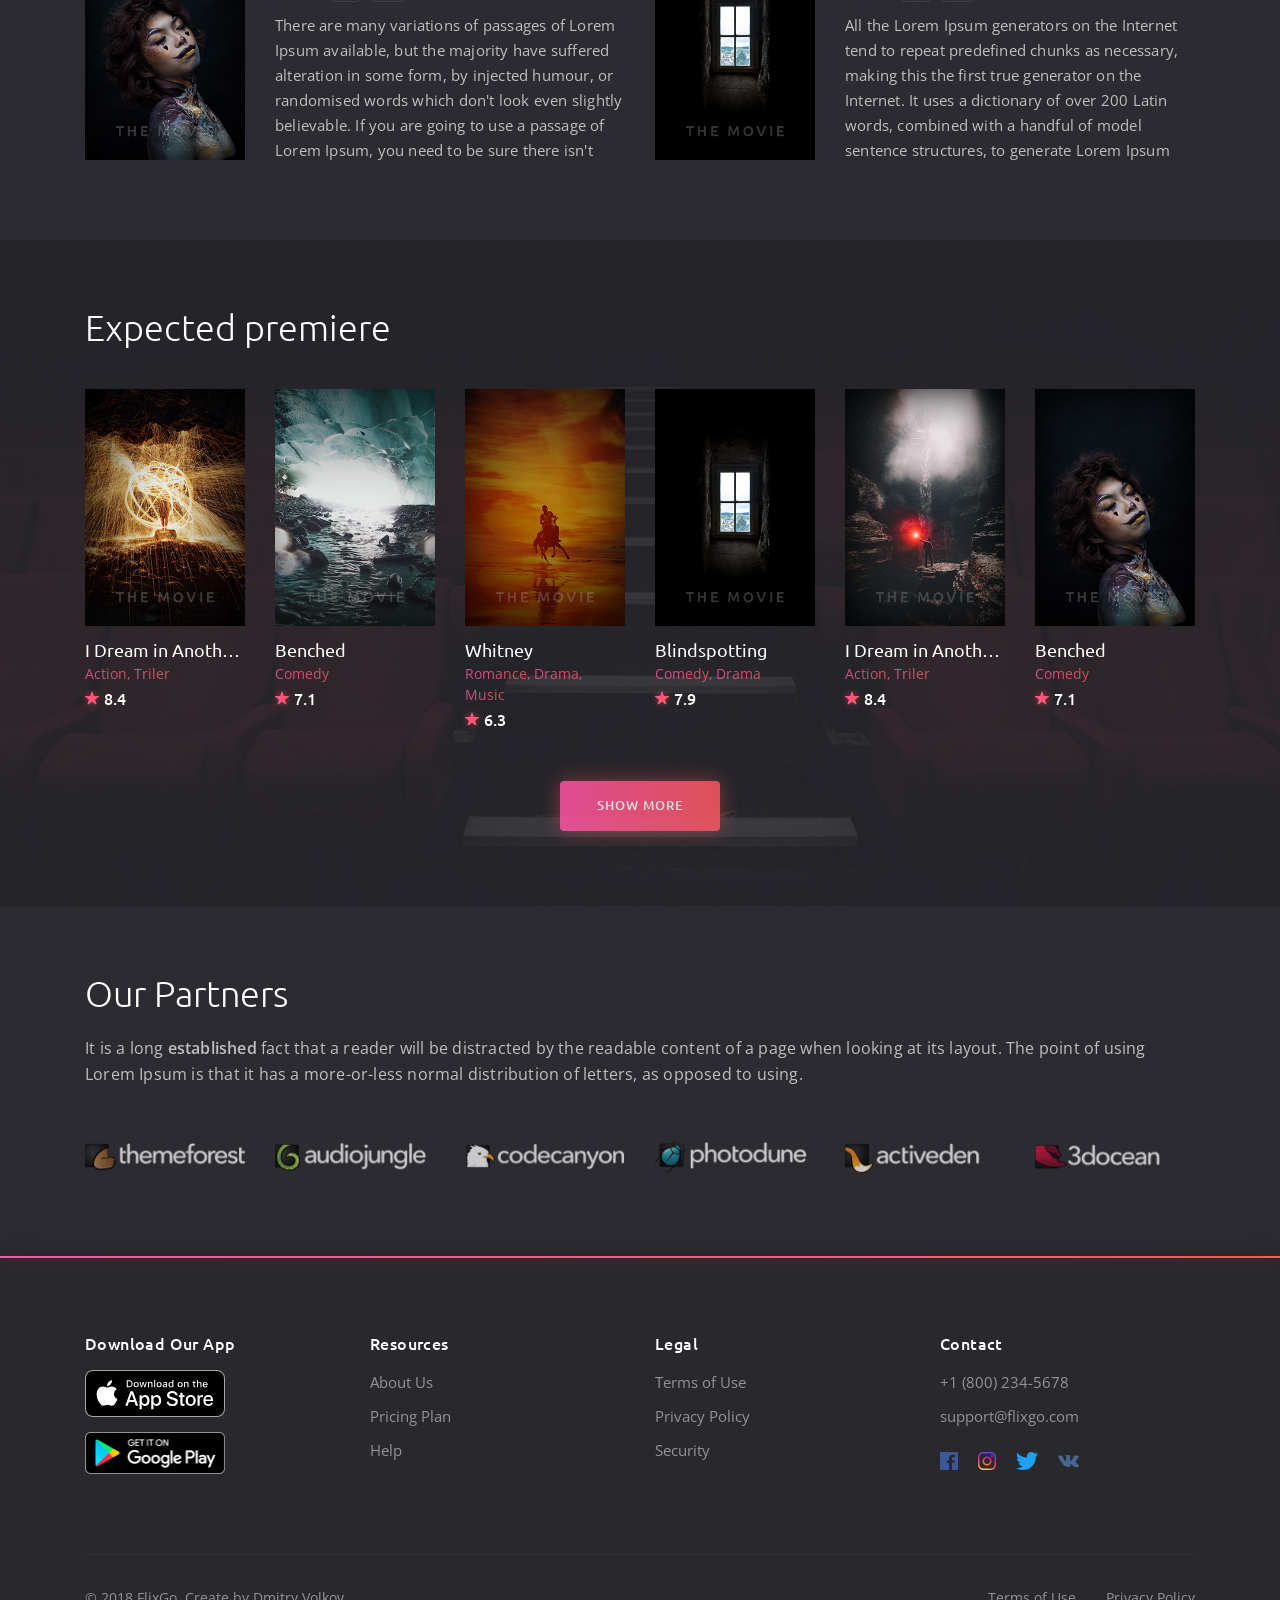
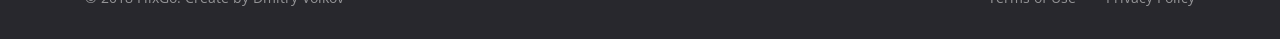
<file: index2.html>
<!DOCTYPE html>
<html lang="en">

<!-- Mirrored from dmitryvolkov.me/demo/flixgo1.1/index2.html by HTTrack Website Copier/3.x [XR&CO'2014], Fri, 09 Aug 2019 09:50:08 GMT -->
<head>
	<meta charset="utf-8">
	<meta name="viewport" content="width=device-width, initial-scale=1, shrink-to-fit=no">

	<!-- Font -->
	<link href="https://fonts.googleapis.com/css?family=Open+Sans:400,600%7CUbuntu:300,400,500,700" rel="stylesheet">
	 
	<!-- CSS -->
	<link rel="stylesheet" href="css/bootstrap-reboot.min.css">
	<link rel="stylesheet" href="css/bootstrap-grid.min.css">
	<link rel="stylesheet" href="css/owl.carousel.min.css">
	<link rel="stylesheet" href="css/jquery.mCustomScrollbar.min.css">
	<link rel="stylesheet" href="css/nouislider.min.css">
	<link rel="stylesheet" href="css/ionicons.min.css">
	<link rel="stylesheet" href="css/plyr.css">
	<link rel="stylesheet" href="css/photoswipe.css">
	<link rel="stylesheet" href="css/default-skin.css">
	<link rel="stylesheet" href="css/main.css">

	<!-- Favicons -->
	<link rel="icon" type="image/png" href="icon/favicon-32x32.png" sizes="32x32">
	<link rel="apple-touch-icon" href="icon/favicon-32x32.png">
	<link rel="apple-touch-icon" sizes="72x72" href="icon/apple-touch-icon-72x72.png">
	<link rel="apple-touch-icon" sizes="114x114" href="icon/apple-touch-icon-114x114.png">
	<link rel="apple-touch-icon" sizes="144x144" href="icon/apple-touch-icon-144x144.png">

	<meta name="description" content="">
	<meta name="keywords" content="">
	<meta name="author" content="Dmitry Volkov">
	<title>FlixGo – Online Movies, TV Shows & Cinema HTML Template</title>

</head>
<body class="body">
	
	<!-- header -->
	<header class="header">
		<div class="header__wrap">
			<div class="container">
				<div class="row">
					<div class="col-12">
						<div class="header__content">
							<!-- header logo -->
							<a href="index.html" class="header__logo">
								<img src="img/logo.svg" alt="">
							</a>
							<!-- end header logo -->

							<!-- header nav -->
							<ul class="header__nav">
								<!-- dropdown -->
								<li class="header__nav-item">
									<a class="dropdown-toggle header__nav-link" href="#" role="button" id="dropdownMenuHome" data-toggle="dropdown" aria-haspopup="true" aria-expanded="false">Home</a>

									<ul class="dropdown-menu header__dropdown-menu" aria-labelledby="dropdownMenuHome">
										<li><a href="index.html">Home slideshow bg</a></li>
										<li><a href="index2.html">Home static bg</a></li>
									</ul>
								</li>
								<!-- end dropdown -->

								<!-- dropdown -->
								<li class="header__nav-item">
									<a class="dropdown-toggle header__nav-link" href="#" role="button" id="dropdownMenuCatalog" data-toggle="dropdown" aria-haspopup="true" aria-expanded="false">Catalog</a>

									<ul class="dropdown-menu header__dropdown-menu" aria-labelledby="dropdownMenuCatalog">
										<li><a href="catalog1.html">Catalog Grid</a></li>
										<li><a href="catalog2.html">Catalog List</a></li>
										<li><a href="details1.html">Details Movie</a></li>
										<li><a href="details2.html">Details TV Series</a></li>
									</ul>
								</li>
								<!-- end dropdown -->

								<li class="header__nav-item">
									<a href="pricing.html" class="header__nav-link">Pricing Plan</a>
								</li>

								<li class="header__nav-item">
									<a href="faq.html" class="header__nav-link">Help</a>
								</li>

								<!-- dropdown -->
								<li class="dropdown header__nav-item">
									<a class="dropdown-toggle header__nav-link header__nav-link--more" href="#" role="button" id="dropdownMenuMore" data-toggle="dropdown" aria-haspopup="true" aria-expanded="false"><i class="icon ion-ios-more"></i></a>

									<ul class="dropdown-menu header__dropdown-menu" aria-labelledby="dropdownMenuMore">
										<li><a href="about.html">About</a></li>
										<li><a href="profile.html">Profile</a></li>
										<li><a href="signin.html">Sign In</a></li>
										<li><a href="signup.html">Sign Up</a></li>
										<li><a href="404.html">404 Page</a></li>
									</ul>
								</li>
								<!-- end dropdown -->
							</ul>
							<!-- end header nav -->

							<!-- header auth -->
							<div class="header__auth">
								<button class="header__search-btn" type="button">
									<i class="icon ion-ios-search"></i>
								</button>

								<!-- dropdown -->
								<div class="dropdown header__lang">
									<a class="dropdown-toggle header__nav-link" href="#" role="button" id="dropdownMenuLang" data-toggle="dropdown" aria-haspopup="true" aria-expanded="false">EN</a>

									<ul class="dropdown-menu header__dropdown-menu" aria-labelledby="dropdownMenuLang">
										<li><a href="#">English</a></li>
										<li><a href="#">Spanish</a></li>
										<li><a href="#">Russian</a></li>
									</ul>
								</div>
								<!-- end dropdown -->

								<a href="signin.html" class="header__sign-in">
									<i class="icon ion-ios-log-in"></i>
									<span>sign in</span>
								</a>
							</div>
							<!-- end header auth -->

							<!-- header menu btn -->
							<button class="header__btn" type="button">
								<span></span>
								<span></span>
								<span></span>
							</button>
							<!-- end header menu btn -->
						</div>
					</div>
				</div>
			</div>
		</div>

		<!-- header search -->
		<form action="#" class="header__search">
			<div class="container">
				<div class="row">
					<div class="col-12">
						<div class="header__search-content">
							<input type="text" placeholder="Search for a movie, TV Series that you are looking for">

							<button type="button">search</button>
						</div>
					</div>
				</div>
			</div>
		</form>
		<!-- end header search -->
	</header>
	<!-- end header -->

	<!-- home -->
	<section class="home home--bg">
		<div class="container">
			<div class="row">
				<div class="col-12">
					<h1 class="home__title"><b>NEW ITEMS</b> OF THIS SEASON</h1>

					<button class="home__nav home__nav--prev" type="button">
						<i class="icon ion-ios-arrow-round-back"></i>
					</button>
					<button class="home__nav home__nav--next" type="button">
						<i class="icon ion-ios-arrow-round-forward"></i>
					</button>
				</div>

				<div class="col-12">
					<div class="owl-carousel home__carousel">
						<div class="item">
							<!-- card -->
							<div class="card card--big">
								<div class="card__cover">
									<img src="img/covers/cover.jpg" alt="">
									<a href="#" class="card__play">
										<i class="icon ion-ios-play"></i>
									</a>
								</div>
								<div class="card__content">
									<h3 class="card__title"><a href="#">I Dream in Another Language</a></h3>
									<span class="card__category">
										<a href="#">Action</a>
										<a href="#">Triler</a>
									</span>
									<span class="card__rate"><i class="icon ion-ios-star"></i>8.4</span>
								</div>
							</div>
							<!-- end card -->
						</div>

						<div class="item">
							<!-- card -->
							<div class="card card--big">
								<div class="card__cover">
									<img src="img/covers/cover2.jpg" alt="">
									<a href="#" class="card__play">
										<i class="icon ion-ios-play"></i>
									</a>
								</div>
								<div class="card__content">
									<h3 class="card__title"><a href="#">Benched</a></h3>
									<span class="card__category">
										<a href="#">Comedy</a>
									</span>
									<span class="card__rate"><i class="icon ion-ios-star"></i>7.1</span>
								</div>
							</div>
							<!-- end card -->
						</div>

						<div class="item">
							<!-- card -->
							<div class="card card--big">
								<div class="card__cover">
									<img src="img/covers/cover3.jpg" alt="">
									<a href="#" class="card__play">
										<i class="icon ion-ios-play"></i>
									</a>
								</div>
								<div class="card__content">
									<h3 class="card__title"><a href="#">Whitney</a></h3>
									<span class="card__category">
										<a href="#">Romance</a>
										<a href="#">Drama</a>
									</span>
									<span class="card__rate"><i class="icon ion-ios-star"></i>6.3</span>
								</div>
							</div>
							<!-- end card -->
						</div>

						<div class="item">
							<!-- card -->
							<div class="card card--big">
								<div class="card__cover">
									<img src="img/covers/cover4.jpg" alt="">
									<a href="#" class="card__play">
										<i class="icon ion-ios-play"></i>
									</a>
								</div>
								<div class="card__content">
									<h3 class="card__title"><a href="#">Blindspotting</a></h3>
									<span class="card__category">
										<a href="#">Comedy</a>
										<a href="#">Drama</a>
									</span>
									<span class="card__rate"><i class="icon ion-ios-star"></i>7.9</span>
								</div>
							</div>
							<!-- end card -->
						</div>
					</div>
				</div>
			</div>
		</div>
	</section>
	<!-- end home -->

	<!-- content -->
	<section class="content">
		<div class="content__head">
			<div class="container">
				<div class="row">
					<div class="col-12">
						<!-- content title -->
						<h2 class="content__title">New items</h2>
						<!-- end content title -->

						<!-- content tabs nav -->
						<ul class="nav nav-tabs content__tabs" id="content__tabs" role="tablist">
							<li class="nav-item">
								<a class="nav-link active" data-toggle="tab" href="#tab-1" role="tab" aria-controls="tab-1" aria-selected="true">NEW RELEASES</a>
							</li>

							<li class="nav-item">
								<a class="nav-link" data-toggle="tab" href="#tab-2" role="tab" aria-controls="tab-2" aria-selected="false">MOVIES</a>
							</li>

							<li class="nav-item">
								<a class="nav-link" data-toggle="tab" href="#tab-3" role="tab" aria-controls="tab-3" aria-selected="false">TV SERIES</a>
							</li>

							<li class="nav-item">
								<a class="nav-link" data-toggle="tab" href="#tab-4" role="tab" aria-controls="tab-4" aria-selected="false">CARTOONS</a>
							</li>
						</ul>
						<!-- end content tabs nav -->

						<!-- content mobile tabs nav -->
						<div class="content__mobile-tabs" id="content__mobile-tabs">
							<div class="content__mobile-tabs-btn dropdown-toggle" role="navigation" id="mobile-tabs" data-toggle="dropdown" aria-haspopup="true" aria-expanded="false">
								<input type="button" value="New items">
								<span></span>
							</div>

							<div class="content__mobile-tabs-menu dropdown-menu" aria-labelledby="mobile-tabs">
								<ul class="nav nav-tabs" role="tablist">
									<li class="nav-item"><a class="nav-link active" id="1-tab" data-toggle="tab" href="#tab-1" role="tab" aria-controls="tab-1" aria-selected="true">NEW RELEASES</a></li>

									<li class="nav-item"><a class="nav-link" id="2-tab" data-toggle="tab" href="#tab-2" role="tab" aria-controls="tab-2" aria-selected="false">MOVIES</a></li>

									<li class="nav-item"><a class="nav-link" id="3-tab" data-toggle="tab" href="#tab-3" role="tab" aria-controls="tab-3" aria-selected="false">TV SERIES</a></li>

									<li class="nav-item"><a class="nav-link" id="4-tab" data-toggle="tab" href="#tab-4" role="tab" aria-controls="tab-4" aria-selected="false">CARTOONS</a></li>
								</ul>
							</div>
						</div>
						<!-- end content mobile tabs nav -->
					</div>
				</div>
			</div>
		</div>

		<div class="container">
			<!-- content tabs -->
			<div class="tab-content" id="myTabContent">
				<div class="tab-pane fade show active" id="tab-1" role="tabpanel" aria-labelledby="1-tab">
					<div class="row">
						<!-- card -->
						<div class="col-6 col-sm-12 col-lg-6">
							<div class="card card--list">
								<div class="row">
									<div class="col-12 col-sm-4">
										<div class="card__cover">
											<img src="img/covers/cover.jpg" alt="">
											<a href="#" class="card__play">
												<i class="icon ion-ios-play"></i>
											</a>
										</div>
									</div>

									<div class="col-12 col-sm-8">
										<div class="card__content">
											<h3 class="card__title"><a href="#">I Dream in Another Language</a></h3>
											<span class="card__category">
												<a href="#">Action</a>
												<a href="#">Triler</a>
											</span>

											<div class="card__wrap">
												<span class="card__rate"><i class="icon ion-ios-star"></i>8.4</span>

												<ul class="card__list">
													<li>HD</li>
													<li>16+</li>
												</ul>
											</div>

											<div class="card__description">
												<p>It is a long established fact that a reader will be distracted by the readable content of a page when looking at its layout. The point of using Lorem Ipsum is that it has a more-or-less normal distribution of letters, as opposed to using 'Content here, content here', making it look like readable English.</p>
											</div>
										</div>
									</div>
								</div>
							</div>
						</div>
						<!-- end card -->

						<!-- card -->
						<div class="col-6 col-sm-12 col-lg-6">
							<div class="card card--list">
								<div class="row">
									<div class="col-12 col-sm-4">
										<div class="card__cover">
											<img src="img/covers/cover2.jpg" alt="">
											<a href="#" class="card__play">
												<i class="icon ion-ios-play"></i>
											</a>
										</div>
									</div>

									<div class="col-12 col-sm-8">
										<div class="card__content">
											<h3 class="card__title"><a href="#">Benched</a></h3>
											<span class="card__category">
												<a href="#">Comedy</a>
											</span>

											<div class="card__wrap">
												<span class="card__rate"><i class="icon ion-ios-star"></i>7.1</span>

												<ul class="card__list">
													<li>HD</li>
													<li>16+</li>
												</ul>
											</div>

											<div class="card__description">
												<p>Lorem Ipsum is simply dummy text of the printing and typesetting industry. Lorem Ipsum has been the industry's standard dummy text ever since the 1500s, when an unknown printer took a galley of type and scrambled it to make a type specimen book.</p>
											</div>
										</div>
									</div>
								</div>
							</div>
						</div>
						<!-- end card -->

						<!-- card -->
						<div class="col-6 col-sm-12 col-lg-6">
							<div class="card card--list">
								<div class="row">
									<div class="col-12 col-sm-4">
										<div class="card__cover">
											<img src="img/covers/cover3.jpg" alt="">
											<a href="#" class="card__play">
												<i class="icon ion-ios-play"></i>
											</a>
										</div>
									</div>

									<div class="col-12 col-sm-8">
										<div class="card__content">
											<h3 class="card__title"><a href="#">Whitney</a></h3>
											<span class="card__category">
												<a href="#">Romance</a>
												<a href="#">Drama</a>
												<a href="#">Music</a>
											</span>

											<div class="card__wrap">
												<span class="card__rate"><i class="icon ion-ios-star"></i>6.3</span>

												<ul class="card__list">
													<li>HD</li>
													<li>16+</li>
												</ul>
											</div>

											<div class="card__description">
												<p>It has survived not only five centuries, but also the leap into electronic typesetting, remaining essentially unchanged. It was popularised in the 1960s with the release of Letraset sheets containing Lorem Ipsum passages, and more recently with desktop publishing software like Aldus PageMaker including versions of Lorem Ipsum.</p>
											</div>
										</div>
									</div>
								</div>
							</div>
						</div>
						<!-- end card -->

						<!-- card -->
						<div class="col-6 col-sm-12 col-lg-6">
							<div class="card card--list">
								<div class="row">
									<div class="col-12 col-sm-4">
										<div class="card__cover">
											<img src="img/covers/cover4.jpg" alt="">
											<a href="#" class="card__play">
												<i class="icon ion-ios-play"></i>
											</a>
										</div>
									</div>

									<div class="col-12 col-sm-8">
										<div class="card__content">
											<h3 class="card__title"><a href="#">Blindspotting</a></h3>
											<span class="card__category">
												<a href="#">Comedy</a>
												<a href="#">Drama</a>
											</span>

											<div class="card__wrap">
												<span class="card__rate"><i class="icon ion-ios-star"></i>7.9</span>

												<ul class="card__list">
													<li>HD</li>
													<li>16+</li>
												</ul>
											</div>

											<div class="card__description">
												<p>Many desktop publishing packages and web page editors now use Lorem Ipsum as their default model text, and a search for 'lorem ipsum' will uncover many web sites still in their infancy. Various versions have evolved over the years, sometimes by accident, sometimes on purpose (injected humour and the like).</p>
											</div>
										</div>
									</div>
								</div>
							</div>
						</div>
						<!-- end card -->

						<!-- card -->
						<div class="col-6 col-sm-12 col-lg-6">
							<div class="card card--list">
								<div class="row">
									<div class="col-12 col-sm-4">
										<div class="card__cover">
											<img src="img/covers/cover5.jpg" alt="">
											<a href="#" class="card__play">
												<i class="icon ion-ios-play"></i>
											</a>
										</div>
									</div>

									<div class="col-12 col-sm-8">
										<div class="card__content">
											<h3 class="card__title"><a href="#">I Dream in Another Language</a></h3>
											<span class="card__category">
												<a href="#">Action</a>
												<a href="#">Triler</a>
											</span>

											<div class="card__wrap">
												<span class="card__rate"><i class="icon ion-ios-star"></i>8.4</span>

												<ul class="card__list">
													<li>HD</li>
													<li>16+</li>
												</ul>
											</div>

											<div class="card__description">
												<p>There are many variations of passages of Lorem Ipsum available, but the majority have suffered alteration in some form, by injected humour, or randomised words which don't look even slightly believable. If you are going to use a passage of Lorem Ipsum, you need to be sure there isn't anything embarrassing hidden in the middle of text.</p>
											</div>
										</div>
									</div>
								</div>
							</div>
						</div>
						<!-- end card -->

						<!-- card -->
						<div class="col-6 col-sm-12 col-lg-6">
							<div class="card card--list">
								<div class="row">
									<div class="col-12 col-sm-4">
										<div class="card__cover">
											<img src="img/covers/cover6.jpg" alt="">
											<a href="#" class="card__play">
												<i class="icon ion-ios-play"></i>
											</a>
										</div>
									</div>

									<div class="col-12 col-sm-8">
										<div class="card__content">
											<h3 class="card__title"><a href="#">Benched</a></h3>
											<span class="card__category">
												<a href="#">Comedy</a>
											</span>

											<div class="card__wrap">
												<span class="card__rate"><i class="icon ion-ios-star"></i>7.1</span>

												<ul class="card__list">
													<li>HD</li>
													<li>16+</li>
												</ul>
											</div>

											<div class="card__description">
												<p>All the Lorem Ipsum generators on the Internet tend to repeat predefined chunks as necessary, making this the first true generator on the Internet. It uses a dictionary of over 200 Latin words, combined with a handful of model sentence structures, to generate Lorem Ipsum which looks reasonable. The generated Lorem Ipsum is therefore always free from repetition, injected humour, or non-characteristic words etc.</p>
											</div>
										</div>
									</div>
								</div>
							</div>
						</div>
						<!-- end card -->
					</div>
				</div>

				<div class="tab-pane fade" id="tab-2" role="tabpanel" aria-labelledby="2-tab">
					<div class="row">
						<!-- card -->
						<div class="col-6 col-sm-4 col-lg-3 col-xl-2">
							<div class="card">
								<div class="card__cover">
									<img src="img/covers/cover.jpg" alt="">
									<a href="#" class="card__play">
										<i class="icon ion-ios-play"></i>
									</a>
								</div>
								<div class="card__content">
									<h3 class="card__title"><a href="#">I Dream in Another Language</a></h3>
									<span class="card__category">
										<a href="#">Action</a>
										<a href="#">Triler</a>
									</span>
									<span class="card__rate"><i class="icon ion-ios-star"></i>8.4</span>
								</div>
							</div>
						</div>
						<!-- end card -->

						<!-- card -->
						<div class="col-6 col-sm-4 col-lg-3 col-xl-2">
							<div class="card">
								<div class="card__cover">
									<img src="img/covers/cover2.jpg" alt="">
									<a href="#" class="card__play">
										<i class="icon ion-ios-play"></i>
									</a>
								</div>
								<div class="card__content">
									<h3 class="card__title"><a href="#">Benched</a></h3>
									<span class="card__category">
										<a href="#">Comedy</a>
									</span>
									<span class="card__rate"><i class="icon ion-ios-star"></i>7.1</span>
								</div>
							</div>
						</div>
						<!-- end card -->

						<!-- card -->
						<div class="col-6 col-sm-4 col-lg-3 col-xl-2">
							<div class="card">
								<div class="card__cover">
									<img src="img/covers/cover3.jpg" alt="">
									<a href="#" class="card__play">
										<i class="icon ion-ios-play"></i>
									</a>
								</div>
								<div class="card__content">
									<h3 class="card__title"><a href="#">Whitney</a></h3>
									<span class="card__category">
										<a href="#">Romance</a>
										<a href="#">Drama</a>
										<a href="#">Music</a>
									</span>
									<span class="card__rate"><i class="icon ion-ios-star"></i>6.3</span>
								</div>
							</div>
						</div>
						<!-- end card -->

						<!-- card -->
						<div class="col-6 col-sm-4 col-lg-3 col-xl-2">
							<div class="card">
								<div class="card__cover">
									<img src="img/covers/cover4.jpg" alt="">
									<a href="#" class="card__play">
										<i class="icon ion-ios-play"></i>
									</a>
								</div>
								<div class="card__content">
									<h3 class="card__title"><a href="#">Blindspotting</a></h3>
									<span class="card__category">
										<a href="#">Comedy</a>
										<a href="#">Drama</a>
									</span>
									<span class="card__rate"><i class="icon ion-ios-star"></i>7.9</span>
								</div>
							</div>
						</div>
						<!-- end card -->

						<!-- card -->
						<div class="col-6 col-sm-4 col-lg-3 col-xl-2">
							<div class="card">
								<div class="card__cover">
									<img src="img/covers/cover5.jpg" alt="">
									<a href="#" class="card__play">
										<i class="icon ion-ios-play"></i>
									</a>
								</div>
								<div class="card__content">
									<h3 class="card__title"><a href="#">I Dream in Another Language</a></h3>
									<span class="card__category">
										<a href="#">Action</a>
										<a href="#">Triler</a>
									</span>
									<span class="card__rate"><i class="icon ion-ios-star"></i>8.4</span>
								</div>
							</div>
						</div>
						<!-- end card -->

						<!-- card -->
						<div class="col-6 col-sm-4 col-lg-3 col-xl-2">
							<div class="card">
								<div class="card__cover">
									<img src="img/covers/cover6.jpg" alt="">
									<a href="#" class="card__play">
										<i class="icon ion-ios-play"></i>
									</a>
								</div>
								<div class="card__content">
									<h3 class="card__title"><a href="#">Benched</a></h3>
									<span class="card__category">
										<a href="#">Comedy</a>
									</span>
									<span class="card__rate"><i class="icon ion-ios-star"></i>7.1</span>
								</div>
							</div>
						</div>
						<!-- end card -->

						<!-- card -->
						<div class="col-6 col-sm-4 col-lg-3 col-xl-2">
							<div class="card">
								<div class="card__cover">
									<img src="img/covers/cover6.jpg" alt="">
									<a href="#" class="card__play">
										<i class="icon ion-ios-play"></i>
									</a>
								</div>
								<div class="card__content">
									<h3 class="card__title"><a href="#">Whitney</a></h3>
									<span class="card__category">
										<a href="#">Romance</a>
										<a href="#">Drama</a>
										<a href="#">Music</a>
									</span>
									<span class="card__rate"><i class="icon ion-ios-star"></i>6.3</span>
								</div>
							</div>
						</div>
						<!-- end card -->

						<!-- card -->
						<div class="col-6 col-sm-4 col-lg-3 col-xl-2">
							<div class="card">
								<div class="card__cover">
									<img src="img/covers/cover5.jpg" alt="">
									<a href="#" class="card__play">
										<i class="icon ion-ios-play"></i>
									</a>
								</div>
								<div class="card__content">
									<h3 class="card__title"><a href="#">Blindspotting</a></h3>
									<span class="card__category">
										<a href="#">Comedy</a>
										<a href="#">Drama</a>
									</span>
									<span class="card__rate"><i class="icon ion-ios-star"></i>7.9</span>
								</div>
							</div>
						</div>
						<!-- end card -->

						<!-- card -->
						<div class="col-6 col-sm-4 col-lg-3 col-xl-2">
							<div class="card">
								<div class="card__cover">
									<img src="img/covers/cover4.jpg" alt="">
									<a href="#" class="card__play">
										<i class="icon ion-ios-play"></i>
									</a>
								</div>
								<div class="card__content">
									<h3 class="card__title"><a href="#">I Dream in Another Language</a></h3>
									<span class="card__category">
										<a href="#">Action</a>
										<a href="#">Triler</a>
									</span>
									<span class="card__rate"><i class="icon ion-ios-star"></i>8.4</span>
								</div>
							</div>
						</div>
						<!-- end card -->

						<!-- card -->
						<div class="col-6 col-sm-4 col-lg-3 col-xl-2">
							<div class="card">
								<div class="card__cover">
									<img src="img/covers/cover3.jpg" alt="">
									<a href="#" class="card__play">
										<i class="icon ion-ios-play"></i>
									</a>
								</div>
								<div class="card__content">
									<h3 class="card__title"><a href="#">Benched</a></h3>
									<span class="card__category">
										<a href="#">Comedy</a>
									</span>
									<span class="card__rate"><i class="icon ion-ios-star"></i>7.1</span>
								</div>
							</div>
						</div>
						<!-- end card -->

						<!-- card -->
						<div class="col-6 col-sm-4 col-lg-3 col-xl-2">
							<div class="card">
								<div class="card__cover">
									<img src="img/covers/cover2.jpg" alt="">
									<a href="#" class="card__play">
										<i class="icon ion-ios-play"></i>
									</a>
								</div>
								<div class="card__content">
									<h3 class="card__title"><a href="#">Whitney</a></h3>
									<span class="card__category">
										<a href="#">Romance</a>
										<a href="#">Drama</a>
										<a href="#">Music</a>
									</span>
									<span class="card__rate"><i class="icon ion-ios-star"></i>6.3</span>
								</div>
							</div>
						</div>
						<!-- end card -->

						<!-- card -->
						<div class="col-6 col-sm-4 col-lg-3 col-xl-2">
							<div class="card">
								<div class="card__cover">
									<img src="img/covers/cover.jpg" alt="">
									<a href="#" class="card__play">
										<i class="icon ion-ios-play"></i>
									</a>
								</div>
								<div class="card__content">
									<h3 class="card__title"><a href="#">Blindspotting</a></h3>
									<span class="card__category">
										<a href="#">Comedy</a>
										<a href="#">Drama</a>
									</span>
									<span class="card__rate"><i class="icon ion-ios-star"></i>7.9</span>
								</div>
							</div>
						</div>
						<!-- end card -->
					</div>
				</div>

				<div class="tab-pane fade" id="tab-3" role="tabpanel" aria-labelledby="3-tab">
					<div class="row">
						<!-- card -->
						<div class="col-6 col-sm-4 col-lg-3 col-xl-2">
							<div class="card">
								<div class="card__cover">
									<img src="img/covers/cover2.jpg" alt="">
									<a href="#" class="card__play">
										<i class="icon ion-ios-play"></i>
									</a>
								</div>
								<div class="card__content">
									<h3 class="card__title"><a href="#">I Dream in Another Language</a></h3>
									<span class="card__category">
										<a href="#">Action</a>
										<a href="#">Triler</a>
									</span>
									<span class="card__rate"><i class="icon ion-ios-star"></i>8.4</span>
								</div>
							</div>
						</div>
						<!-- end card -->

						<!-- card -->
						<div class="col-6 col-sm-4 col-lg-3 col-xl-2">
							<div class="card">
								<div class="card__cover">
									<img src="img/covers/cover.jpg" alt="">
									<a href="#" class="card__play">
										<i class="icon ion-ios-play"></i>
									</a>
								</div>
								<div class="card__content">
									<h3 class="card__title"><a href="#">Benched</a></h3>
									<span class="card__category">
										<a href="#">Comedy</a>
									</span>
									<span class="card__rate"><i class="icon ion-ios-star"></i>7.1</span>
								</div>
							</div>
						</div>
						<!-- end card -->

						<!-- card -->
						<div class="col-6 col-sm-4 col-lg-3 col-xl-2">
							<div class="card">
								<div class="card__cover">
									<img src="img/covers/cover4.jpg" alt="">
									<a href="#" class="card__play">
										<i class="icon ion-ios-play"></i>
									</a>
								</div>
								<div class="card__content">
									<h3 class="card__title"><a href="#">Whitney</a></h3>
									<span class="card__category">
										<a href="#">Romance</a>
										<a href="#">Drama</a>
										<a href="#">Music</a>
									</span>
									<span class="card__rate"><i class="icon ion-ios-star"></i>6.3</span>
								</div>
							</div>
						</div>
						<!-- end card -->

						<!-- card -->
						<div class="col-6 col-sm-4 col-lg-3 col-xl-2">
							<div class="card">
								<div class="card__cover">
									<img src="img/covers/cover3.jpg" alt="">
									<a href="#" class="card__play">
										<i class="icon ion-ios-play"></i>
									</a>
								</div>
								<div class="card__content">
									<h3 class="card__title"><a href="#">Blindspotting</a></h3>
									<span class="card__category">
										<a href="#">Comedy</a>
										<a href="#">Drama</a>
									</span>
									<span class="card__rate"><i class="icon ion-ios-star"></i>7.9</span>
								</div>
							</div>
						</div>
						<!-- end card -->

						<!-- card -->
						<div class="col-6 col-sm-4 col-lg-3 col-xl-2">
							<div class="card">
								<div class="card__cover">
									<img src="img/covers/cover6.jpg" alt="">
									<a href="#" class="card__play">
										<i class="icon ion-ios-play"></i>
									</a>
								</div>
								<div class="card__content">
									<h3 class="card__title"><a href="#">I Dream in Another Language</a></h3>
									<span class="card__category">
										<a href="#">Action</a>
										<a href="#">Triler</a>
									</span>
									<span class="card__rate"><i class="icon ion-ios-star"></i>8.4</span>
								</div>
							</div>
						</div>
						<!-- end card -->

						<!-- card -->
						<div class="col-6 col-sm-4 col-lg-3 col-xl-2">
							<div class="card">
								<div class="card__cover">
									<img src="img/covers/cover5.jpg" alt="">
									<a href="#" class="card__play">
										<i class="icon ion-ios-play"></i>
									</a>
								</div>
								<div class="card__content">
									<h3 class="card__title"><a href="#">Benched</a></h3>
									<span class="card__category">
										<a href="#">Comedy</a>
									</span>
									<span class="card__rate"><i class="icon ion-ios-star"></i>7.1</span>
								</div>
							</div>
						</div>
						<!-- end card -->

						<!-- card -->
						<div class="col-6 col-sm-4 col-lg-3 col-xl-2">
							<div class="card">
								<div class="card__cover">
									<img src="img/covers/cover5.jpg" alt="">
									<a href="#" class="card__play">
										<i class="icon ion-ios-play"></i>
									</a>
								</div>
								<div class="card__content">
									<h3 class="card__title"><a href="#">Whitney</a></h3>
									<span class="card__category">
										<a href="#">Romance</a>
										<a href="#">Drama</a>
										<a href="#">Music</a>
									</span>
									<span class="card__rate"><i class="icon ion-ios-star"></i>6.3</span>
								</div>
							</div>
						</div>
						<!-- end card -->

						<!-- card -->
						<div class="col-6 col-sm-4 col-lg-3 col-xl-2">
							<div class="card">
								<div class="card__cover">
									<img src="img/covers/cover6.jpg" alt="">
									<a href="#" class="card__play">
										<i class="icon ion-ios-play"></i>
									</a>
								</div>
								<div class="card__content">
									<h3 class="card__title"><a href="#">Blindspotting</a></h3>
									<span class="card__category">
										<a href="#">Comedy</a>
										<a href="#">Drama</a>
									</span>
									<span class="card__rate"><i class="icon ion-ios-star"></i>7.9</span>
								</div>
							</div>
						</div>
						<!-- end card -->

						<!-- card -->
						<div class="col-6 col-sm-4 col-lg-3 col-xl-2">
							<div class="card">
								<div class="card__cover">
									<img src="img/covers/cover3.jpg" alt="">
									<a href="#" class="card__play">
										<i class="icon ion-ios-play"></i>
									</a>
								</div>
								<div class="card__content">
									<h3 class="card__title"><a href="#">I Dream in Another Language</a></h3>
									<span class="card__category">
										<a href="#">Action</a>
										<a href="#">Triler</a>
									</span>
									<span class="card__rate"><i class="icon ion-ios-star"></i>8.4</span>
								</div>
							</div>
						</div>
						<!-- end card -->

						<!-- card -->
						<div class="col-6 col-sm-4 col-lg-3 col-xl-2">
							<div class="card">
								<div class="card__cover">
									<img src="img/covers/cover4.jpg" alt="">
									<a href="#" class="card__play">
										<i class="icon ion-ios-play"></i>
									</a>
								</div>
								<div class="card__content">
									<h3 class="card__title"><a href="#">Benched</a></h3>
									<span class="card__category">
										<a href="#">Comedy</a>
									</span>
									<span class="card__rate"><i class="icon ion-ios-star"></i>7.1</span>
								</div>
							</div>
						</div>
						<!-- end card -->

						<!-- card -->
						<div class="col-6 col-sm-4 col-lg-3 col-xl-2">
							<div class="card">
								<div class="card__cover">
									<img src="img/covers/cover.jpg" alt="">
									<a href="#" class="card__play">
										<i class="icon ion-ios-play"></i>
									</a>
								</div>
								<div class="card__content">
									<h3 class="card__title"><a href="#">Whitney</a></h3>
									<span class="card__category">
										<a href="#">Romance</a>
										<a href="#">Drama</a>
										<a href="#">Music</a>
									</span>
									<span class="card__rate"><i class="icon ion-ios-star"></i>6.3</span>
								</div>
							</div>
						</div>
						<!-- end card -->

						<!-- card -->
						<div class="col-6 col-sm-4 col-lg-3 col-xl-2">
							<div class="card">
								<div class="card__cover">
									<img src="img/covers/cover2.jpg" alt="">
									<a href="#" class="card__play">
										<i class="icon ion-ios-play"></i>
									</a>
								</div>
								<div class="card__content">
									<h3 class="card__title"><a href="#">Blindspotting</a></h3>
									<span class="card__category">
										<a href="#">Comedy</a>
										<a href="#">Drama</a>
									</span>
									<span class="card__rate"><i class="icon ion-ios-star"></i>7.9</span>
								</div>
							</div>
						</div>
						<!-- end card -->
					</div>
				</div>

				<div class="tab-pane fade" id="tab-4" role="tabpanel" aria-labelledby="4-tab">
					<div class="row">
						<!-- card -->
						<div class="col-6 col-sm-4 col-lg-3 col-xl-2">
							<div class="card">
								<div class="card__cover">
									<img src="img/covers/cover.jpg" alt="">
									<a href="#" class="card__play">
										<i class="icon ion-ios-play"></i>
									</a>
								</div>
								<div class="card__content">
									<h3 class="card__title"><a href="#">I Dream in Another Language</a></h3>
									<span class="card__category">
										<a href="#">Action</a>
										<a href="#">Triler</a>
									</span>
									<span class="card__rate"><i class="icon ion-ios-star"></i>8.4</span>
								</div>
							</div>
						</div>
						<!-- end card -->

						<!-- card -->
						<div class="col-6 col-sm-4 col-lg-3 col-xl-2">
							<div class="card">
								<div class="card__cover">
									<img src="img/covers/cover3.jpg" alt="">
									<a href="#" class="card__play">
										<i class="icon ion-ios-play"></i>
									</a>
								</div>
								<div class="card__content">
									<h3 class="card__title"><a href="#">Benched</a></h3>
									<span class="card__category">
										<a href="#">Comedy</a>
									</span>
									<span class="card__rate"><i class="icon ion-ios-star"></i>7.1</span>
								</div>
							</div>
						</div>
						<!-- end card -->

						<!-- card -->
						<div class="col-6 col-sm-4 col-lg-3 col-xl-2">
							<div class="card">
								<div class="card__cover">
									<img src="img/covers/cover2.jpg" alt="">
									<a href="#" class="card__play">
										<i class="icon ion-ios-play"></i>
									</a>
								</div>
								<div class="card__content">
									<h3 class="card__title"><a href="#">Whitney</a></h3>
									<span class="card__category">
										<a href="#">Romance</a>
										<a href="#">Drama</a>
										<a href="#">Music</a>
									</span>
									<span class="card__rate"><i class="icon ion-ios-star"></i>6.3</span>
								</div>
							</div>
						</div>
						<!-- end card -->

						<!-- card -->
						<div class="col-6 col-sm-4 col-lg-3 col-xl-2">
							<div class="card">
								<div class="card__cover">
									<img src="img/covers/cover6.jpg" alt="">
									<a href="#" class="card__play">
										<i class="icon ion-ios-play"></i>
									</a>
								</div>
								<div class="card__content">
									<h3 class="card__title"><a href="#">Blindspotting</a></h3>
									<span class="card__category">
										<a href="#">Comedy</a>
										<a href="#">Drama</a>
									</span>
									<span class="card__rate"><i class="icon ion-ios-star"></i>7.9</span>
								</div>
							</div>
						</div>
						<!-- end card -->

						<!-- card -->
						<div class="col-6 col-sm-4 col-lg-3 col-xl-2">
							<div class="card">
								<div class="card__cover">
									<img src="img/covers/cover4.jpg" alt="">
									<a href="#" class="card__play">
										<i class="icon ion-ios-play"></i>
									</a>
								</div>
								<div class="card__content">
									<h3 class="card__title"><a href="#">I Dream in Another Language</a></h3>
									<span class="card__category">
										<a href="#">Action</a>
										<a href="#">Triler</a>
									</span>
									<span class="card__rate"><i class="icon ion-ios-star"></i>8.4</span>
								</div>
							</div>
						</div>
						<!-- end card -->

						<!-- card -->
						<div class="col-6 col-sm-4 col-lg-3 col-xl-2">
							<div class="card">
								<div class="card__cover">
									<img src="img/covers/cover5.jpg" alt="">
									<a href="#" class="card__play">
										<i class="icon ion-ios-play"></i>
									</a>
								</div>
								<div class="card__content">
									<h3 class="card__title"><a href="#">Benched</a></h3>
									<span class="card__category">
										<a href="#">Comedy</a>
									</span>
									<span class="card__rate"><i class="icon ion-ios-star"></i>7.1</span>
								</div>
							</div>
						</div>
						<!-- end card -->

						<!-- card -->
						<div class="col-6 col-sm-4 col-lg-3 col-xl-2">
							<div class="card">
								<div class="card__cover">
									<img src="img/covers/cover6.jpg" alt="">
									<a href="#" class="card__play">
										<i class="icon ion-ios-play"></i>
									</a>
								</div>
								<div class="card__content">
									<h3 class="card__title"><a href="#">Whitney</a></h3>
									<span class="card__category">
										<a href="#">Romance</a>
										<a href="#">Drama</a>
										<a href="#">Music</a>
									</span>
									<span class="card__rate"><i class="icon ion-ios-star"></i>6.3</span>
								</div>
							</div>
						</div>
						<!-- end card -->

						<!-- card -->
						<div class="col-6 col-sm-4 col-lg-3 col-xl-2">
							<div class="card">
								<div class="card__cover">
									<img src="img/covers/cover5.jpg" alt="">
									<a href="#" class="card__play">
										<i class="icon ion-ios-play"></i>
									</a>
								</div>
								<div class="card__content">
									<h3 class="card__title"><a href="#">Blindspotting</a></h3>
									<span class="card__category">
										<a href="#">Comedy</a>
										<a href="#">Drama</a>
									</span>
									<span class="card__rate"><i class="icon ion-ios-star"></i>7.9</span>
								</div>
							</div>
						</div>
						<!-- end card -->

						<!-- card -->
						<div class="col-6 col-sm-4 col-lg-3 col-xl-2">
							<div class="card">
								<div class="card__cover">
									<img src="img/covers/cover4.jpg" alt="">
									<a href="#" class="card__play">
										<i class="icon ion-ios-play"></i>
									</a>
								</div>
								<div class="card__content">
									<h3 class="card__title"><a href="#">I Dream in Another Language</a></h3>
									<span class="card__category">
										<a href="#">Action</a>
										<a href="#">Triler</a>
									</span>
									<span class="card__rate"><i class="icon ion-ios-star"></i>8.4</span>
								</div>
							</div>
						</div>
						<!-- end card -->

						<!-- card -->
						<div class="col-6 col-sm-4 col-lg-3 col-xl-2">
							<div class="card">
								<div class="card__cover">
									<img src="img/covers/cover3.jpg" alt="">
									<a href="#" class="card__play">
										<i class="icon ion-ios-play"></i>
									</a>
								</div>
								<div class="card__content">
									<h3 class="card__title"><a href="#">Benched</a></h3>
									<span class="card__category">
										<a href="#">Comedy</a>
									</span>
									<span class="card__rate"><i class="icon ion-ios-star"></i>7.1</span>
								</div>
							</div>
						</div>
						<!-- end card -->

						<!-- card -->
						<div class="col-6 col-sm-4 col-lg-3 col-xl-2">
							<div class="card">
								<div class="card__cover">
									<img src="img/covers/cover2.jpg" alt="">
									<a href="#" class="card__play">
										<i class="icon ion-ios-play"></i>
									</a>
								</div>
								<div class="card__content">
									<h3 class="card__title"><a href="#">Whitney</a></h3>
									<span class="card__category">
										<a href="#">Romance</a>
										<a href="#">Drama</a>
										<a href="#">Music</a>
									</span>
									<span class="card__rate"><i class="icon ion-ios-star"></i>6.3</span>
								</div>
							</div>
						</div>
						<!-- end card -->

						<!-- card -->
						<div class="col-6 col-sm-4 col-lg-3 col-xl-2">
							<div class="card">
								<div class="card__cover">
									<img src="img/covers/cover.jpg" alt="">
									<a href="#" class="card__play">
										<i class="icon ion-ios-play"></i>
									</a>
								</div>
								<div class="card__content">
									<h3 class="card__title"><a href="#">Blindspotting</a></h3>
									<span class="card__category">
										<a href="#">Comedy</a>
										<a href="#">Drama</a>
									</span>
									<span class="card__rate"><i class="icon ion-ios-star"></i>7.9</span>
								</div>
							</div>
						</div>
						<!-- end card -->
					</div>
				</div>
			</div>
			<!-- end content tabs -->
		</div>
	</section>
	<!-- end content -->

	<!-- expected premiere -->
	<section class="section section--bg" data-bg="img/section/section.jpg">
		<div class="container">
			<div class="row">
				<!-- section title -->
				<div class="col-12">
					<h2 class="section__title">Expected premiere</h2>
				</div>
				<!-- end section title -->

				<!-- card -->
				<div class="col-6 col-sm-4 col-lg-3 col-xl-2">
					<div class="card">
						<div class="card__cover">
							<img src="img/covers/cover.jpg" alt="">
							<a href="#" class="card__play">
								<i class="icon ion-ios-play"></i>
							</a>
						</div>
						<div class="card__content">
							<h3 class="card__title"><a href="#">I Dream in Another Language</a></h3>
							<span class="card__category">
								<a href="#">Action</a>
								<a href="#">Triler</a>
							</span>
							<span class="card__rate"><i class="icon ion-ios-star"></i>8.4</span>
						</div>
					</div>
				</div>
				<!-- end card -->

				<!-- card -->
				<div class="col-6 col-sm-4 col-lg-3 col-xl-2">
					<div class="card">
						<div class="card__cover">
							<img src="img/covers/cover3.jpg" alt="">
							<a href="#" class="card__play">
								<i class="icon ion-ios-play"></i>
							</a>
						</div>
						<div class="card__content">
							<h3 class="card__title"><a href="#">Benched</a></h3>
							<span class="card__category">
								<a href="#">Comedy</a>
							</span>
							<span class="card__rate"><i class="icon ion-ios-star"></i>7.1</span>
						</div>
					</div>
				</div>
				<!-- end card -->

				<!-- card -->
				<div class="col-6 col-sm-4 col-lg-3 col-xl-2">
					<div class="card">
						<div class="card__cover">
							<img src="img/covers/cover2.jpg" alt="">
							<a href="#" class="card__play">
								<i class="icon ion-ios-play"></i>
							</a>
						</div>
						<div class="card__content">
							<h3 class="card__title"><a href="#">Whitney</a></h3>
							<span class="card__category">
								<a href="#">Romance</a>
								<a href="#">Drama</a>
								<a href="#">Music</a>
							</span>
							<span class="card__rate"><i class="icon ion-ios-star"></i>6.3</span>
						</div>
					</div>
				</div>
				<!-- end card -->

				<!-- card -->
				<div class="col-6 col-sm-4 col-lg-3 col-xl-2">
					<div class="card">
						<div class="card__cover">
							<img src="img/covers/cover6.jpg" alt="">
							<a href="#" class="card__play">
								<i class="icon ion-ios-play"></i>
							</a>
						</div>
						<div class="card__content">
							<h3 class="card__title"><a href="#">Blindspotting</a></h3>
							<span class="card__category">
								<a href="#">Comedy</a>
								<a href="#">Drama</a>
							</span>
							<span class="card__rate"><i class="icon ion-ios-star"></i>7.9</span>
						</div>
					</div>
				</div>
				<!-- end card -->

				<!-- card -->
				<div class="col-6 col-sm-4 col-lg-3 col-xl-2">
					<div class="card">
						<div class="card__cover">
							<img src="img/covers/cover4.jpg" alt="">
							<a href="#" class="card__play">
								<i class="icon ion-ios-play"></i>
							</a>
						</div>
						<div class="card__content">
							<h3 class="card__title"><a href="#">I Dream in Another Language</a></h3>
							<span class="card__category">
								<a href="#">Action</a>
								<a href="#">Triler</a>
							</span>
							<span class="card__rate"><i class="icon ion-ios-star"></i>8.4</span>
						</div>
					</div>
				</div>
				<!-- end card -->

				<!-- card -->
				<div class="col-6 col-sm-4 col-lg-3 col-xl-2">
					<div class="card">
						<div class="card__cover">
							<img src="img/covers/cover5.jpg" alt="">
							<a href="#" class="card__play">
								<i class="icon ion-ios-play"></i>
							</a>
						</div>
						<div class="card__content">
							<h3 class="card__title"><a href="#">Benched</a></h3>
							<span class="card__category">
								<a href="#">Comedy</a>
							</span>
							<span class="card__rate"><i class="icon ion-ios-star"></i>7.1</span>
						</div>
					</div>
				</div>
				<!-- end card -->

				<!-- section btn -->
				<div class="col-12">
					<a href="#" class="section__btn">Show more</a>
				</div>
				<!-- end section btn -->
			</div>
		</div>
	</section>
	<!-- end expected premiere -->

	<!-- partners -->
	<section class="section">
		<div class="container">
			<div class="row">
				<!-- section title -->
				<div class="col-12">
					<h2 class="section__title section__title--no-margin">Our Partners</h2>
				</div>
				<!-- end section title -->

				<!-- section text -->
				<div class="col-12">
					<p class="section__text section__text--last-with-margin">It is a long <b>established</b> fact that a reader will be distracted by the readable content of a page when looking at its layout. The point of using Lorem Ipsum is that it has a more-or-less normal distribution of letters, as opposed to using.</p>
				</div>
				<!-- end section text -->

				<!-- partner -->
				<div class="col-6 col-sm-4 col-md-3 col-lg-2">
					<a href="#" class="partner">
						<img src="img/partners/themeforest-light-background.png" alt="" class="partner__img">
					</a>
				</div>
				<!-- end partner -->

				<!-- partner -->
				<div class="col-6 col-sm-4 col-md-3 col-lg-2">
					<a href="#" class="partner">
						<img src="img/partners/audiojungle-light-background.png" alt="" class="partner__img">
					</a>
				</div>
				<!-- end partner -->

				<!-- partner -->
				<div class="col-6 col-sm-4 col-md-3 col-lg-2">
					<a href="#" class="partner">
						<img src="img/partners/codecanyon-light-background.png" alt="" class="partner__img">
					</a>
				</div>
				<!-- end partner -->

				<!-- partner -->
				<div class="col-6 col-sm-4 col-md-3 col-lg-2">
					<a href="#" class="partner">
						<img src="img/partners/photodune-light-background.png" alt="" class="partner__img">
					</a>
				</div>
				<!-- end partner -->

				<!-- partner -->
				<div class="col-6 col-sm-4 col-md-3 col-lg-2">
					<a href="#" class="partner">
						<img src="img/partners/activeden-light-background.png" alt="" class="partner__img">
					</a>
				</div>
				<!-- end partner -->

				<!-- partner -->
				<div class="col-6 col-sm-4 col-md-3 col-lg-2">
					<a href="#" class="partner">
						<img src="img/partners/3docean-light-background.png" alt="" class="partner__img">
					</a>
				</div>
				<!-- end partner -->
			</div>
		</div>
	</section>
	<!-- end partners -->

	<!-- footer -->
	<footer class="footer">
		<div class="container">
			<div class="row">
				<!-- footer list -->
				<div class="col-12 col-md-3">
					<h6 class="footer__title">Download Our App</h6>
					<ul class="footer__app">
						<li><a href="#"><img src="img/Download_on_the_App_Store_Badge.svg" alt=""></a></li>
						<li><a href="#"><img src="img/google-play-badge.png" alt=""></a></li>
					</ul>
				</div>
				<!-- end footer list -->

				<!-- footer list -->
				<div class="col-6 col-sm-4 col-md-3">
					<h6 class="footer__title">Resources</h6>
					<ul class="footer__list">
						<li><a href="#">About Us</a></li>
						<li><a href="#">Pricing Plan</a></li>
						<li><a href="#">Help</a></li>
					</ul>
				</div>
				<!-- end footer list -->

				<!-- footer list -->
				<div class="col-6 col-sm-4 col-md-3">
					<h6 class="footer__title">Legal</h6>
					<ul class="footer__list">
						<li><a href="#">Terms of Use</a></li>
						<li><a href="#">Privacy Policy</a></li>
						<li><a href="#">Security</a></li>
					</ul>
				</div>
				<!-- end footer list -->

				<!-- footer list -->
				<div class="col-12 col-sm-4 col-md-3">
					<h6 class="footer__title">Contact</h6>
					<ul class="footer__list">
						<li><a href="tel:+18002345678">+1 (800) 234-5678</a></li>
						<li><a href="mailto:support@moviego.com">support@flixgo.com</a></li>
					</ul>
					<ul class="footer__social">
						<li class="facebook"><a href="#"><i class="icon ion-logo-facebook"></i></a></li>
						<li class="instagram"><a href="#"><i class="icon ion-logo-instagram"></i></a></li>
						<li class="twitter"><a href="#"><i class="icon ion-logo-twitter"></i></a></li>
						<li class="vk"><a href="#"><i class="icon ion-logo-vk"></i></a></li>
					</ul>
				</div>
				<!-- end footer list -->

				<!-- footer copyright -->
				<div class="col-12">
					<div class="footer__copyright">
						<small>© 2018 FlixGo. Create by <a href="https://themeforest.net/user/dmitryvolkov/portfolio?ref=DmitryVolkov" target="_blank">Dmitry Volkov</a></small>

						<ul>
							<li><a href="#">Terms of Use</a></li>
							<li><a href="#">Privacy Policy</a></li>
						</ul>
					</div>
				</div>
				<!-- end footer copyright -->
			</div>
		</div>
	</footer>
	<!-- end footer -->

	<!-- JS -->
	<script src="js/jquery-3.3.1.min.js"></script>
	<script src="js/bootstrap.bundle.min.js"></script>
	<script src="js/owl.carousel.min.js"></script>
	<script src="js/jquery.mousewheel.min.js"></script>
	<script src="js/jquery.mCustomScrollbar.min.js"></script>
	<script src="js/wNumb.js"></script>
	<script src="js/nouislider.min.js"></script>
	<script src="js/plyr.min.js"></script>
	<script src="js/jquery.morelines.min.js"></script>
	<script src="js/photoswipe.min.js"></script>
	<script src="js/photoswipe-ui-default.min.js"></script>
	<script src="js/main.js"></script>
</body>

<!-- Mirrored from dmitryvolkov.me/demo/flixgo1.1/index2.html by HTTrack Website Copier/3.x [XR&CO'2014], Fri, 09 Aug 2019 09:50:08 GMT -->
</html>
</file>
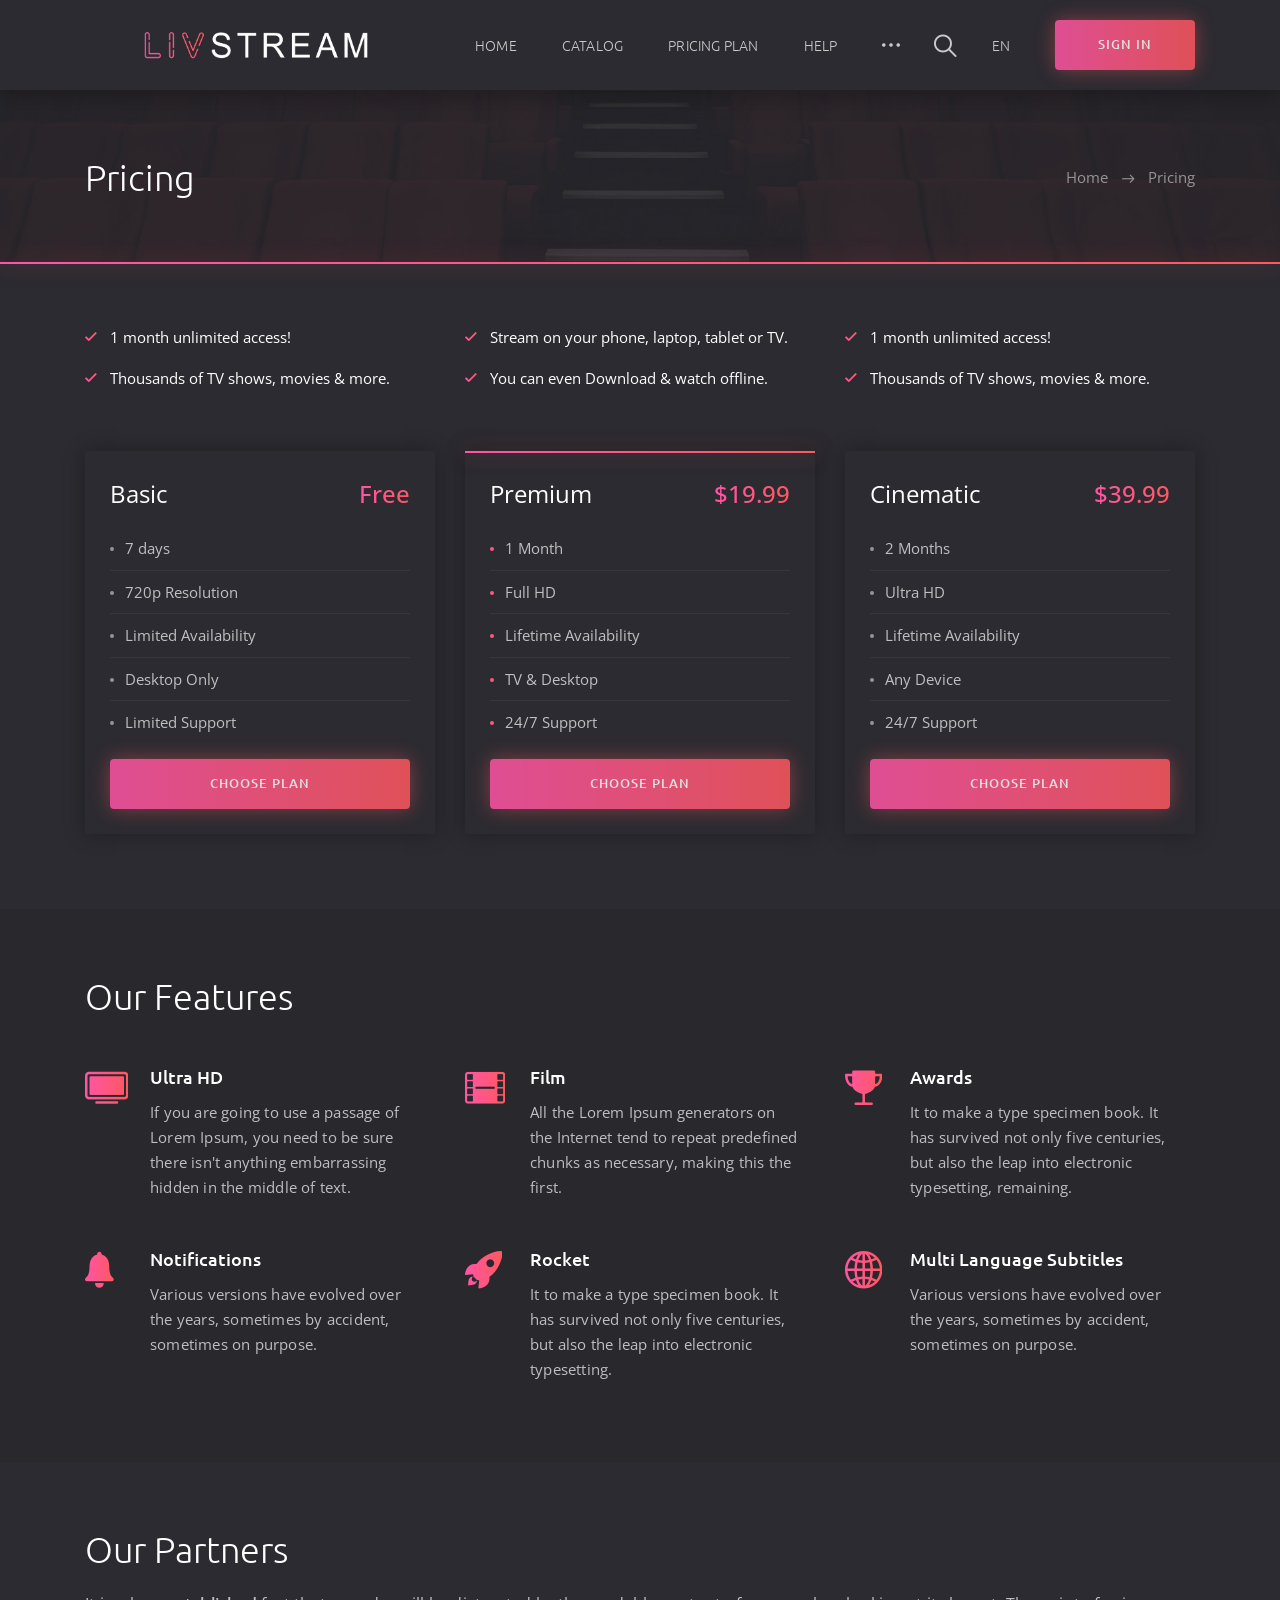
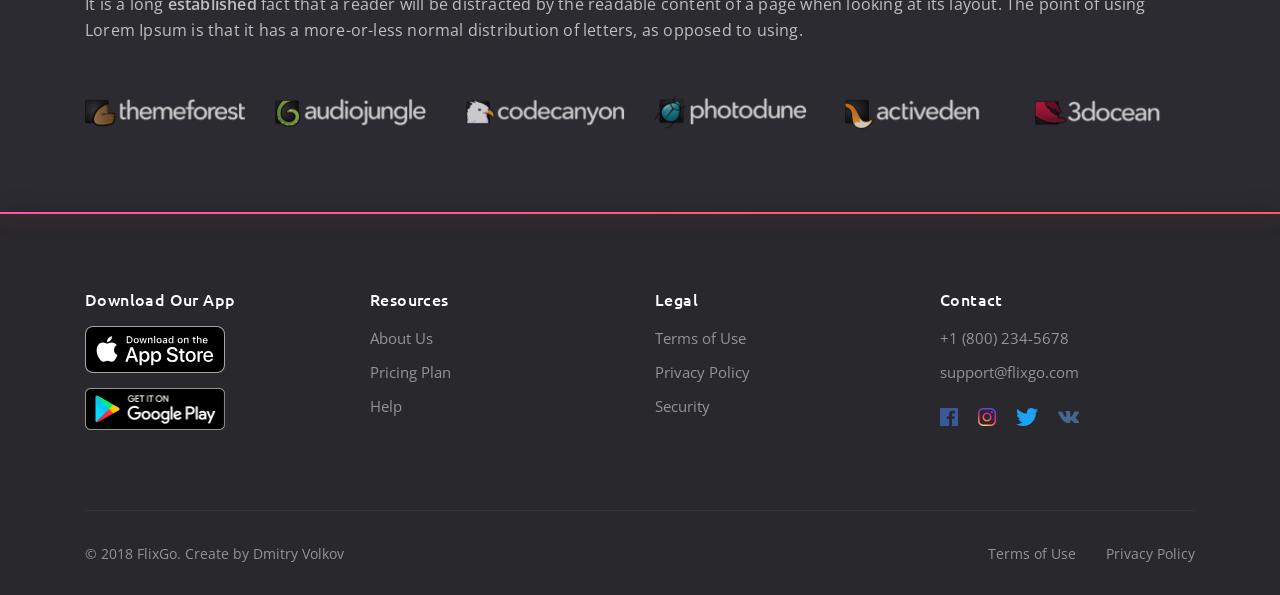
<file: pricing.html>
<!DOCTYPE html>
<html lang="en">

<!-- Mirrored from dmitryvolkov.me/demo/flixgo1.1/pricing.html by HTTrack Website Copier/3.x [XR&CO'2014], Fri, 09 Aug 2019 09:50:34 GMT -->
<head>
	<meta charset="utf-8">
	<meta name="viewport" content="width=device-width, initial-scale=1, shrink-to-fit=no">

	<!-- Font -->
	<link href="https://fonts.googleapis.com/css?family=Open+Sans:400,600%7CUbuntu:300,400,500,700" rel="stylesheet"> 

	<!-- CSS -->
	<link rel="stylesheet" href="css/bootstrap-reboot.min.css">
	<link rel="stylesheet" href="css/bootstrap-grid.min.css">
	<link rel="stylesheet" href="css/owl.carousel.min.css">
	<link rel="stylesheet" href="css/jquery.mCustomScrollbar.min.css">
	<link rel="stylesheet" href="css/nouislider.min.css">
	<link rel="stylesheet" href="css/ionicons.min.css">
	<link rel="stylesheet" href="css/plyr.css">
	<link rel="stylesheet" href="css/photoswipe.css">
	<link rel="stylesheet" href="css/default-skin.css">
	<link rel="stylesheet" href="css/main.css">

	<!-- Favicons -->
	<link rel="icon" type="image/png" href="icon/favicon-32x32.png" sizes="32x32">
	<link rel="apple-touch-icon" href="icon/favicon-32x32.png">
	<link rel="apple-touch-icon" sizes="72x72" href="icon/apple-touch-icon-72x72.png">
	<link rel="apple-touch-icon" sizes="114x114" href="icon/apple-touch-icon-114x114.png">
	<link rel="apple-touch-icon" sizes="144x144" href="icon/apple-touch-icon-144x144.png">

	<meta name="description" content="">
	<meta name="keywords" content="">
	<meta name="author" content="Dmitry Volkov">
	<title>FlixGo – Online Movies, TV Shows & Cinema HTML Template</title>

</head>
<body class="body">
	
	<!-- header -->
	<header class="header">
		<div class="header__wrap">
			<div class="container">
				<div class="row">
					<div class="col-12">
						<div class="header__content">
							<!-- header logo -->
							<a href="index.html" class="header__logo">
								<img src="img/liv2.png" alt="">
							</a>
							<!-- end header logo -->

							<!-- header nav -->
							<ul class="header__nav">
								<!-- dropdown -->
								<li class="header__nav-item">
									<a class="dropdown-toggle header__nav-link" href="#" role="button" id="dropdownMenuHome" data-toggle="dropdown" aria-haspopup="true" aria-expanded="false">Home</a>

									<ul class="dropdown-menu header__dropdown-menu" aria-labelledby="dropdownMenuHome">
										<li><a href="index.html">Home slideshow bg</a></li>
										<li><a href="index2.html">Home static bg</a></li>
									</ul>
								</li>
								<!-- end dropdown -->

								<!-- dropdown -->
								<li class="header__nav-item">
									<a class="dropdown-toggle header__nav-link" href="#" role="button" id="dropdownMenuCatalog" data-toggle="dropdown" aria-haspopup="true" aria-expanded="false">Catalog</a>

									<ul class="dropdown-menu header__dropdown-menu" aria-labelledby="dropdownMenuCatalog">
										<li><a href="catalog1.html">Catalog Grid</a></li>
										<li><a href="catalog2.html">Catalog List</a></li>
										<li><a href="details1.html">Details Movie</a></li>
										<li><a href="details2.html">Details TV Series</a></li>
									</ul>
								</li>
								<!-- end dropdown -->

								<li class="header__nav-item">
									<a href="pricing.html" class="header__nav-link">Pricing Plan</a>
								</li>

								<li class="header__nav-item">
									<a href="faq.html" class="header__nav-link">Help</a>
								</li>

								<!-- dropdown -->
								<li class="dropdown header__nav-item">
									<a class="dropdown-toggle header__nav-link header__nav-link--more" href="#" role="button" id="dropdownMenuMore" data-toggle="dropdown" aria-haspopup="true" aria-expanded="false"><i class="icon ion-ios-more"></i></a>

									<ul class="dropdown-menu header__dropdown-menu" aria-labelledby="dropdownMenuMore">
										<li><a href="about.html">About</a></li>
										<li><a href="profile.html">Profile</a></li>
										<li><a href="signin.html">Sign In</a></li>
										<li><a href="signup.html">Sign Up</a></li>
										<li><a href="404.html">404 Page</a></li>
									</ul>
								</li>
								<!-- end dropdown -->
							</ul>
							<!-- end header nav -->

							<!-- header auth -->
							<div class="header__auth">
								<button class="header__search-btn" type="button">
									<i class="icon ion-ios-search"></i>
								</button>

								<!-- dropdown -->
								<div class="dropdown header__lang">
									<a class="dropdown-toggle header__nav-link" href="#" role="button" id="dropdownMenuLang" data-toggle="dropdown" aria-haspopup="true" aria-expanded="false">EN</a>

									<ul class="dropdown-menu header__dropdown-menu" aria-labelledby="dropdownMenuLang">
										<li><a href="#">English</a></li>
										<li><a href="#">Spanish</a></li>
										<li><a href="#">Russian</a></li>
									</ul>
								</div>
								<!-- end dropdown -->

								<a href="signin.html" class="header__sign-in">
									<i class="icon ion-ios-log-in"></i>
									<span>sign in</span>
								</a>
							</div>
							<!-- end header auth -->

							<!-- header menu btn -->
							<button class="header__btn" type="button">
								<span></span>
								<span></span>
								<span></span>
							</button>
							<!-- end header menu btn -->
						</div>
					</div>
				</div>
			</div>
		</div>

		<!-- header search -->
		<form action="#" class="header__search">
			<div class="container">
				<div class="row">
					<div class="col-12">
						<div class="header__search-content">
							<input type="text" placeholder="Search for a movie, TV Series that you are looking for">

							<button type="button">search</button>
						</div>
					</div>
				</div>
			</div>
		</form>
		<!-- end header search -->
	</header>
	<!-- end header -->

	<!-- page title -->
	<section class="section section--first section--bg" data-bg="img/section/section.jpg">
		<div class="container">
			<div class="row">
				<div class="col-12">
					<div class="section__wrap">
						<!-- section title -->
						<h2 class="section__title">Pricing</h2>
						<!-- end section title -->

						<!-- breadcrumb -->
						<ul class="breadcrumb">
							<li class="breadcrumb__item"><a href="#">Home</a></li>
							<li class="breadcrumb__item breadcrumb__item--active">Pricing</li>
						</ul>
						<!-- end breadcrumb -->
					</div>
				</div>
			</div>
		</div>
	</section>
	<!-- end page title -->

	<!-- pricing -->
	<div class="section">
		<div class="container">
			<div class="row">
				<!-- plan features -->
				<div class="col-12">
					<ul class="row plan-features">
						<li class="col-12 col-md-6 col-lg-4">1 month unlimited access!</li>
						<li class="col-12 col-md-6 col-lg-4">Stream on your phone, laptop, tablet or TV.</li>
						<li class="col-12 col-md-6 col-lg-4">1 month unlimited access!</li>
						<li class="col-12 col-md-6 col-lg-4">Thousands of TV shows, movies & more.</li>
						<li class="col-12 col-md-6 col-lg-4">You can even Download & watch offline.</li>
						<li class="col-12 col-md-6 col-lg-4">Thousands of TV shows, movies & more.</li>
					</ul>
				</div>
				<!-- end plan features -->

				<!-- price -->
				<div class="col-12 col-md-6 col-lg-4">
					<div class="price">
						<div class="price__item price__item--first"><span>Basic</span> <span>Free</span></div>
						<div class="price__item"><span>7 days</span></div>
						<div class="price__item"><span>720p Resolution</span></div>
						<div class="price__item"><span>Limited Availability</span></div>
						<div class="price__item"><span>Desktop Only</span></div>
						<div class="price__item"><span>Limited Support</span></div>
						<a href="#" class="price__btn">Choose Plan</a>
					</div>
				</div>
				<!-- end price -->

				<!-- price -->
				<div class="col-12 col-md-6 col-lg-4">
					<div class="price price--premium">
						<div class="price__item price__item--first"><span>Premium</span> <span>$19.99</span></div>
						<div class="price__item"><span>1 Month</span></div>
						<div class="price__item"><span>Full HD</span></div>
						<div class="price__item"><span>Lifetime Availability</span></div>
						<div class="price__item"><span>TV & Desktop</span></div>
						<div class="price__item"><span>24/7 Support</span></div>
						<a href="#" class="price__btn">Choose Plan</a>
					</div>
				</div>
				<!-- end price -->

				<!-- price -->
				<div class="col-12 col-md-6 col-lg-4">
					<div class="price">
						<div class="price__item price__item--first"><span>Cinematic</span> <span>$39.99</span></div>
						<div class="price__item"><span>2 Months</span></div>
						<div class="price__item"><span>Ultra HD</span></div>
						<div class="price__item"><span>Lifetime Availability</span></div>
						<div class="price__item"><span>Any Device</span></div>
						<div class="price__item"><span>24/7 Support</span></div>
						<a href="#" class="price__btn">Choose Plan</a>
					</div>
				</div>
				<!-- end price -->
			</div>
		</div>
	</div>
	<!-- end pricing -->

	<!-- features -->
	<section class="section section--dark">
		<div class="container">
			<div class="row">
				<!-- section title -->
				<div class="col-12">
					<h2 class="section__title section__title--no-margin">Our Features</h2>
				</div>
				<!-- end section title -->

				<!-- feature -->
				<div class="col-12 col-md-6 col-lg-4">
					<div class="feature">
						<i class="icon ion-ios-tv feature__icon"></i>
						<h3 class="feature__title">Ultra HD</h3>
						<p class="feature__text">If you are going to use a passage of Lorem Ipsum, you need to be sure there isn't anything embarrassing hidden in the middle of text.</p>
					</div>
				</div>
				<!-- end feature -->

				<!-- feature -->
				<div class="col-12 col-md-6 col-lg-4">
					<div class="feature">
						<i class="icon ion-ios-film feature__icon"></i>
						<h3 class="feature__title">Film</h3>
						<p class="feature__text">All the Lorem Ipsum generators on the Internet tend to repeat predefined chunks as necessary, making this the first.</p>
					</div>
				</div>
				<!-- end feature -->

				<!-- feature -->
				<div class="col-12 col-md-6 col-lg-4">
					<div class="feature">
						<i class="icon ion-ios-trophy feature__icon"></i>
						<h3 class="feature__title">Awards</h3>
						<p class="feature__text">It to make a type specimen book. It has survived not only five centuries, but also the leap into electronic typesetting, remaining.</p>
					</div>
				</div>
				<!-- end feature -->

				<!-- feature -->
				<div class="col-12 col-md-6 col-lg-4">
					<div class="feature">
						<i class="icon ion-ios-notifications feature__icon"></i>
						<h3 class="feature__title">Notifications</h3>
						<p class="feature__text">Various versions have evolved over the years, sometimes by accident, sometimes on purpose.</p>
					</div>
				</div>
				<!-- end feature -->

				<!-- feature -->
				<div class="col-12 col-md-6 col-lg-4">
					<div class="feature">
						<i class="icon ion-ios-rocket feature__icon"></i>
						<h3 class="feature__title">Rocket</h3>
						<p class="feature__text">It to make a type specimen book. It has survived not only five centuries, but also the leap into electronic typesetting.</p>
					</div>
				</div>
				<!-- end feature -->

				<!-- feature -->
				<div class="col-12 col-md-6 col-lg-4">
					<div class="feature">
						<i class="icon ion-ios-globe feature__icon"></i>
						<h3 class="feature__title">Multi Language Subtitles </h3>
						<p class="feature__text">Various versions have evolved over the years, sometimes by accident, sometimes on purpose.</p>
					</div>
				</div>
				<!-- end feature -->
			</div>
		</div>
	</section>
	<!-- end features -->

	<!-- partners -->
	<section class="section">
		<div class="container">
			<div class="row">
				<!-- section title -->
				<div class="col-12">
					<h2 class="section__title section__title--no-margin">Our Partners</h2>
				</div>
				<!-- end section title -->

				<!-- section text -->
				<div class="col-12">
					<p class="section__text section__text--last-with-margin">It is a long <b>established</b> fact that a reader will be distracted by the readable content of a page when looking at its layout. The point of using Lorem Ipsum is that it has a more-or-less normal distribution of letters, as opposed to using.</p>
				</div>
				<!-- end section text -->

				<!-- partner -->
				<div class="col-6 col-sm-4 col-md-3 col-lg-2">
					<a href="#" class="partner">
						<img src="img/partners/themeforest-light-background.png" alt="" class="partner__img">
					</a>
				</div>
				<!-- end partner -->

				<!-- partner -->
				<div class="col-6 col-sm-4 col-md-3 col-lg-2">
					<a href="#" class="partner">
						<img src="img/partners/audiojungle-light-background.png" alt="" class="partner__img">
					</a>
				</div>
				<!-- end partner -->

				<!-- partner -->
				<div class="col-6 col-sm-4 col-md-3 col-lg-2">
					<a href="#" class="partner">
						<img src="img/partners/codecanyon-light-background.png" alt="" class="partner__img">
					</a>
				</div>
				<!-- end partner -->

				<!-- partner -->
				<div class="col-6 col-sm-4 col-md-3 col-lg-2">
					<a href="#" class="partner">
						<img src="img/partners/photodune-light-background.png" alt="" class="partner__img">
					</a>
				</div>
				<!-- end partner -->

				<!-- partner -->
				<div class="col-6 col-sm-4 col-md-3 col-lg-2">
					<a href="#" class="partner">
						<img src="img/partners/activeden-light-background.png" alt="" class="partner__img">
					</a>
				</div>
				<!-- end partner -->

				<!-- partner -->
				<div class="col-6 col-sm-4 col-md-3 col-lg-2">
					<a href="#" class="partner">
						<img src="img/partners/3docean-light-background.png" alt="" class="partner__img">
					</a>
				</div>
				<!-- end partner -->
			</div>
		</div>
	</section>
	<!-- end partners -->

	<!-- footer -->
	<footer class="footer">
		<div class="container">
			<div class="row">
				<!-- footer list -->
				<div class="col-12 col-md-3">
					<h6 class="footer__title">Download Our App</h6>
					<ul class="footer__app">
						<li><a href="#"><img src="img/Download_on_the_App_Store_Badge.svg" alt=""></a></li>
						<li><a href="#"><img src="img/google-play-badge.png" alt=""></a></li>
					</ul>
				</div>
				<!-- end footer list -->

				<!-- footer list -->
				<div class="col-6 col-sm-4 col-md-3">
					<h6 class="footer__title">Resources</h6>
					<ul class="footer__list">
						<li><a href="#">About Us</a></li>
						<li><a href="#">Pricing Plan</a></li>
						<li><a href="#">Help</a></li>
					</ul>
				</div>
				<!-- end footer list -->

				<!-- footer list -->
				<div class="col-6 col-sm-4 col-md-3">
					<h6 class="footer__title">Legal</h6>
					<ul class="footer__list">
						<li><a href="#">Terms of Use</a></li>
						<li><a href="#">Privacy Policy</a></li>
						<li><a href="#">Security</a></li>
					</ul>
				</div>
				<!-- end footer list -->

				<!-- footer list -->
				<div class="col-12 col-sm-4 col-md-3">
					<h6 class="footer__title">Contact</h6>
					<ul class="footer__list">
						<li><a href="tel:+18002345678">+1 (800) 234-5678</a></li>
						<li><a href="mailto:support@moviego.com">support@flixgo.com</a></li>
					</ul>
					<ul class="footer__social">
						<li class="facebook"><a href="#"><i class="icon ion-logo-facebook"></i></a></li>
						<li class="instagram"><a href="#"><i class="icon ion-logo-instagram"></i></a></li>
						<li class="twitter"><a href="#"><i class="icon ion-logo-twitter"></i></a></li>
						<li class="vk"><a href="#"><i class="icon ion-logo-vk"></i></a></li>
					</ul>
				</div>
				<!-- end footer list -->

				<!-- footer copyright -->
				<div class="col-12">
					<div class="footer__copyright">
						<small>© 2018 FlixGo. Create by <a href="https://themeforest.net/user/dmitryvolkov/portfolio?ref=DmitryVolkov" target="_blank">Dmitry Volkov</a></small>

						<ul>
							<li><a href="#">Terms of Use</a></li>
							<li><a href="#">Privacy Policy</a></li>
						</ul>
					</div>
				</div>
				<!-- end footer copyright -->
			</div>
		</div>
	</footer>
	<!-- end footer -->

	<!-- JS -->
	<script src="js/jquery-3.3.1.min.js"></script>
	<script src="js/bootstrap.bundle.min.js"></script>
	<script src="js/owl.carousel.min.js"></script>
	<script src="js/jquery.mousewheel.min.js"></script>
	<script src="js/jquery.mCustomScrollbar.min.js"></script>
	<script src="js/wNumb.js"></script>
	<script src="js/nouislider.min.js"></script>
	<script src="js/plyr.min.js"></script>
	<script src="js/jquery.morelines.min.js"></script>
	<script src="js/photoswipe.min.js"></script>
	<script src="js/photoswipe-ui-default.min.js"></script>
	<script src="js/main.js"></script>
</body>

<!-- Mirrored from dmitryvolkov.me/demo/flixgo1.1/pricing.html by HTTrack Website Copier/3.x [XR&CO'2014], Fri, 09 Aug 2019 09:50:34 GMT -->
</html>
</file>
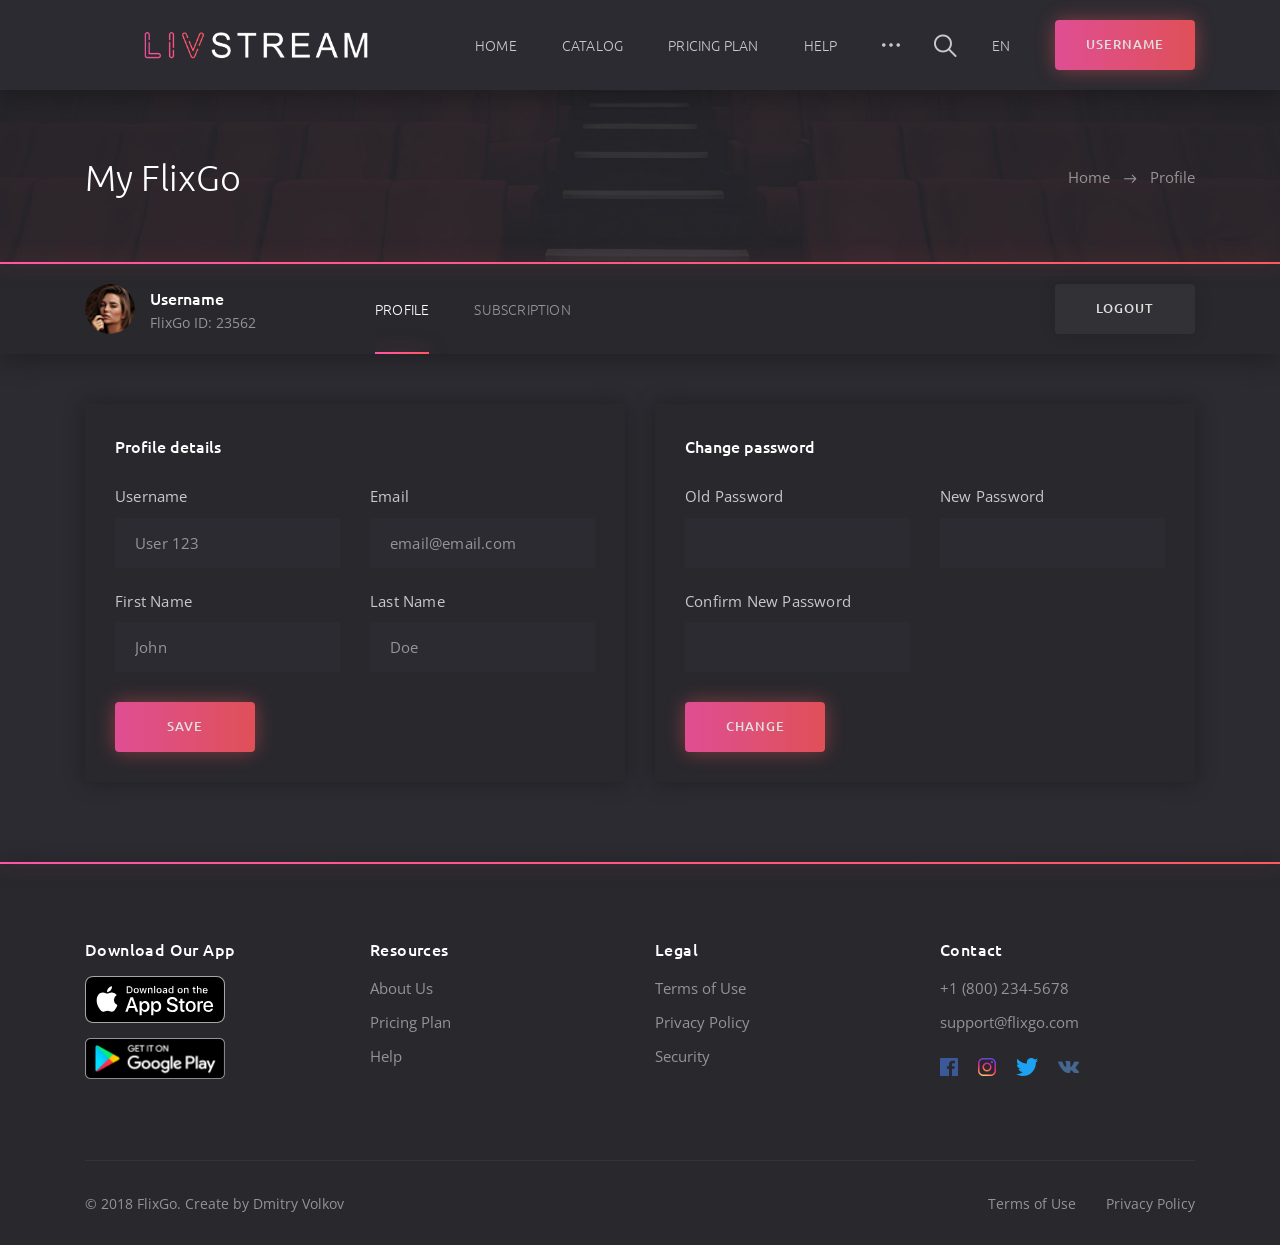
<file: profile.html>
<!DOCTYPE html>
<html lang="en">

<!-- Mirrored from dmitryvolkov.me/demo/flixgo1.1/profile.html by HTTrack Website Copier/3.x [XR&CO'2014], Fri, 09 Aug 2019 09:50:34 GMT -->
<head>
	<meta charset="utf-8">
	<meta name="viewport" content="width=device-width, initial-scale=1, shrink-to-fit=no">

	<!-- Font -->
	<link href="https://fonts.googleapis.com/css?family=Open+Sans:400,600%7CUbuntu:300,400,500,700" rel="stylesheet"> 

	<!-- CSS -->
	<link rel="stylesheet" href="css/bootstrap-reboot.min.css">
	<link rel="stylesheet" href="css/bootstrap-grid.min.css">
	<link rel="stylesheet" href="css/owl.carousel.min.css">
	<link rel="stylesheet" href="css/jquery.mCustomScrollbar.min.css">
	<link rel="stylesheet" href="css/nouislider.min.css">
	<link rel="stylesheet" href="css/ionicons.min.css">
	<link rel="stylesheet" href="css/plyr.css">
	<link rel="stylesheet" href="css/photoswipe.css">
	<link rel="stylesheet" href="css/default-skin.css">
	<link rel="stylesheet" href="css/main.css">

	<!-- Favicons -->
	<link rel="icon" type="image/png" href="icon/favicon-32x32.png" sizes="32x32">
	<link rel="apple-touch-icon" href="icon/favicon-32x32.png">
	<link rel="apple-touch-icon" sizes="72x72" href="icon/apple-touch-icon-72x72.png">
	<link rel="apple-touch-icon" sizes="114x114" href="icon/apple-touch-icon-114x114.png">
	<link rel="apple-touch-icon" sizes="144x144" href="icon/apple-touch-icon-144x144.png">

	<meta name="description" content="">
	<meta name="keywords" content="">
	<meta name="author" content="Dmitry Volkov">
	<title>FlixGo – Online Movies, TV Shows & Cinema HTML Template</title>

</head>
<body class="body">
	
	<!-- header -->
	<header class="header">
		<div class="header__wrap">
			<div class="container">
				<div class="row">
					<div class="col-12">
						<div class="header__content">
							<!-- header logo -->
							<a href="index.html" class="header__logo">
								<img src="img/liv2.png" alt="">
							</a>
							<!-- end header logo -->

							<!-- header nav -->
							<ul class="header__nav">
								<!-- dropdown -->
								<li class="header__nav-item">
									<a class="dropdown-toggle header__nav-link" href="#" role="button" id="dropdownMenuHome" data-toggle="dropdown" aria-haspopup="true" aria-expanded="false">Home</a>

									<ul class="dropdown-menu header__dropdown-menu" aria-labelledby="dropdownMenuHome">
										<li><a href="index.html">Home slideshow bg</a></li>
										<li><a href="index2.html">Home static bg</a></li>
									</ul>
								</li>
								<!-- end dropdown -->

								<!-- dropdown -->
								<li class="header__nav-item">
									<a class="dropdown-toggle header__nav-link" href="#" role="button" id="dropdownMenuCatalog" data-toggle="dropdown" aria-haspopup="true" aria-expanded="false">Catalog</a>

									<ul class="dropdown-menu header__dropdown-menu" aria-labelledby="dropdownMenuCatalog">
										<li><a href="catalog1.html">Catalog Grid</a></li>
										<li><a href="catalog2.html">Catalog List</a></li>
										<li><a href="details1.html">Details Movie</a></li>
										<li><a href="details2.html">Details TV Series</a></li>
									</ul>
								</li>
								<!-- end dropdown -->

								<li class="header__nav-item">
									<a href="pricing.html" class="header__nav-link">Pricing Plan</a>
								</li>

								<li class="header__nav-item">
									<a href="faq.html" class="header__nav-link">Help</a>
								</li>

								<!-- dropdown -->
								<li class="dropdown header__nav-item">
									<a class="dropdown-toggle header__nav-link header__nav-link--more" href="#" role="button" id="dropdownMenuMore" data-toggle="dropdown" aria-haspopup="true" aria-expanded="false"><i class="icon ion-ios-more"></i></a>

									<ul class="dropdown-menu header__dropdown-menu" aria-labelledby="dropdownMenuMore">
										<li><a href="about.html">About</a></li>
										<li><a href="profile.html">Profile</a></li>
										<li><a href="signin.html">Sign In</a></li>
										<li><a href="signup.html">Sign Up</a></li>
										<li><a href="404.html">404 Page</a></li>
									</ul>
								</li>
								<!-- end dropdown -->
							</ul>
							<!-- end header nav -->

							<!-- header auth -->
							<div class="header__auth">
								<button class="header__search-btn" type="button">
									<i class="icon ion-ios-search"></i>
								</button>

								<!-- dropdown -->
								<div class="dropdown header__lang">
									<a class="dropdown-toggle header__nav-link" href="#" role="button" id="dropdownMenuLang" data-toggle="dropdown" aria-haspopup="true" aria-expanded="false">EN</a>

									<ul class="dropdown-menu header__dropdown-menu" aria-labelledby="dropdownMenuLang">
										<li><a href="#">English</a></li>
										<li><a href="#">Spanish</a></li>
										<li><a href="#">Russian</a></li>
									</ul>
								</div>
								<!-- end dropdown -->

								<a href="profile.html" class="header__sign-in">
									<i class="icon ion-ios-contact"></i>
									<span>Username</span>
								</a>
							</div>
							<!-- end header auth -->

							<!-- header menu btn -->
							<button class="header__btn" type="button">
								<span></span>
								<span></span>
								<span></span>
							</button>
							<!-- end header menu btn -->
						</div>
					</div>
				</div>
			</div>
		</div>

		<!-- header search -->
		<form action="#" class="header__search">
			<div class="container">
				<div class="row">
					<div class="col-12">
						<div class="header__search-content">
							<input type="text" placeholder="Search for a movie, TV Series that you are looking for">

							<button type="button">search</button>
						</div>
					</div>
				</div>
			</div>
		</form>
		<!-- end header search -->
	</header>
	<!-- end header -->

	<!-- page title -->
	<section class="section section--first section--bg" data-bg="img/section/section.jpg">
		<div class="container">
			<div class="row">
				<div class="col-12">
					<div class="section__wrap">
						<!-- section title -->
						<h2 class="section__title">My FlixGo</h2>
						<!-- end section title -->

						<!-- breadcrumb -->
						<ul class="breadcrumb">
							<li class="breadcrumb__item"><a href="#">Home</a></li>
							<li class="breadcrumb__item breadcrumb__item--active">Profile</li>
						</ul>
						<!-- end breadcrumb -->
					</div>
				</div>
			</div>
		</div>
	</section>
	<!-- end page title -->

	<!-- content -->
	<div class="content">
		<!-- profile -->
		<div class="profile">
			<div class="container">
				<div class="row">
					<div class="col-12">
						<div class="profile__content">
							<div class="profile__user">
								<div class="profile__avatar">
									<img src="img/user.png" alt="">
								</div>
								<div class="profile__meta">
									<h3>Username</h3>
									<span>FlixGo ID: 23562</span>
								</div>
							</div>

							<!-- content tabs nav -->
							<ul class="nav nav-tabs content__tabs content__tabs--profile" id="content__tabs" role="tablist">
								<li class="nav-item">
									<a class="nav-link active" data-toggle="tab" href="#tab-1" role="tab" aria-controls="tab-1" aria-selected="true">Profile</a>
								</li>

								<li class="nav-item">
									<a class="nav-link" data-toggle="tab" href="#tab-2" role="tab" aria-controls="tab-2" aria-selected="false">Subscription</a>
								</li>
							</ul>
							<!-- end content tabs nav -->

							<!-- content mobile tabs nav -->
							<div class="content__mobile-tabs content__mobile-tabs--profile" id="content__mobile-tabs">
								<div class="content__mobile-tabs-btn dropdown-toggle" role="navigation" id="mobile-tabs" data-toggle="dropdown" aria-haspopup="true" aria-expanded="false">
									<input type="button" value="Profile">
									<span></span>
								</div>

								<div class="content__mobile-tabs-menu dropdown-menu" aria-labelledby="mobile-tabs">
									<ul class="nav nav-tabs" role="tablist">
										<li class="nav-item"><a class="nav-link active" id="1-tab" data-toggle="tab" href="#tab-1" role="tab" aria-controls="tab-1" aria-selected="true">Profile</a></li>

										<li class="nav-item"><a class="nav-link" id="2-tab" data-toggle="tab" href="#tab-2" role="tab" aria-controls="tab-2" aria-selected="false">Subscription</a></li>
									</ul>
								</div>
							</div>
							<!-- end content mobile tabs nav -->

							<button class="profile__logout" type="button">
								<i class="icon ion-ios-log-out"></i>
								<span>Logout</span>
							</button>
						</div>
					</div>
				</div>
			</div>
		</div>
		<!-- end profile -->

		<div class="container">
			<!-- content tabs -->
			<div class="tab-content" id="myTabContent">
				<div class="tab-pane fade show active" id="tab-1" role="tabpanel" aria-labelledby="1-tab">
					<div class="row">
						<!-- details form -->
						<div class="col-12 col-lg-6">
							<form action="#" class="profile__form">
								<div class="row">
									<div class="col-12">
										<h4 class="profile__title">Profile details</h4>
									</div>

									<div class="col-12 col-md-6 col-lg-12 col-xl-6">
										<div class="profile__group">
											<label class="profile__label" for="username">Username</label>
											<input id="username" type="text" name="username" class="profile__input" placeholder="User 123">
										</div>
									</div>

									<div class="col-12 col-md-6 col-lg-12 col-xl-6">
										<div class="profile__group">
											<label class="profile__label" for="email">Email</label>
											<input id="email" type="text" name="email" class="profile__input" placeholder="email@email.com">
										</div>
									</div>

									<div class="col-12 col-md-6 col-lg-12 col-xl-6">
										<div class="profile__group">
											<label class="profile__label" for="firstname">First Name</label>
											<input id="firstname" type="text" name="firstname" class="profile__input" placeholder="John">
										</div>
									</div>

									<div class="col-12 col-md-6 col-lg-12 col-xl-6">
										<div class="profile__group">
											<label class="profile__label" for="lastname">Last Name</label>
											<input id="lastname" type="text" name="lastname" class="profile__input" placeholder="Doe">
										</div>
									</div>

									<div class="col-12">
										<button class="profile__btn" type="button">Save</button>
									</div>
								</div>
							</form>
						</div>
						<!-- end details form -->

						<!-- password form -->
						<div class="col-12 col-lg-6">
							<form action="#" class="profile__form">
								<div class="row">
									<div class="col-12">
										<h4 class="profile__title">Change password</h4>
									</div>

									<div class="col-12 col-md-6 col-lg-12 col-xl-6">
										<div class="profile__group">
											<label class="profile__label" for="oldpass">Old Password</label>
											<input id="oldpass" type="password" name="oldpass" class="profile__input">
										</div>
									</div>

									<div class="col-12 col-md-6 col-lg-12 col-xl-6">
										<div class="profile__group">
											<label class="profile__label" for="newpass">New Password</label>
											<input id="newpass" type="password" name="newpass" class="profile__input">
										</div>
									</div>

									<div class="col-12 col-md-6 col-lg-12 col-xl-6">
										<div class="profile__group">
											<label class="profile__label" for="confirmpass">Confirm New Password</label>
											<input id="confirmpass" type="password" name="confirmpass" class="profile__input">
										</div>
									</div>

									<div class="col-12">
										<button class="profile__btn" type="button">Change</button>
									</div>
								</div>
							</form>
						</div>
						<!-- end password form -->
					</div>
				</div>

				<div class="tab-pane fade" id="tab-2" role="tabpanel" aria-labelledby="2-tab">
					<div class="row">
						<!-- price -->
						<div class="col-12 col-md-6 col-lg-4">
							<div class="price price--profile">
								<div class="price__item price__item--first"><span>Basic</span> <span>Free</span></div>
								<div class="price__item"><span>7 days</span></div>
								<div class="price__item"><span>720p Resolution</span></div>
								<div class="price__item"><span>Limited Availability</span></div>
								<div class="price__item"><span>Desktop Only</span></div>
								<div class="price__item"><span>Limited Support</span></div>
								<a href="#" class="price__btn">Choose Plan</a>
							</div>
						</div>
						<!-- end price -->

						<!-- price -->
						<div class="col-12 col-md-6 col-lg-4">
							<div class="price price--profile price--premium">
								<div class="price__item price__item--first"><span>Premium</span> <span>$19.99</span></div>
								<div class="price__item"><span>1 Month</span></div>
								<div class="price__item"><span>Full HD</span></div>
								<div class="price__item"><span>Lifetime Availability</span></div>
								<div class="price__item"><span>TV & Desktop</span></div>
								<div class="price__item"><span>24/7 Support</span></div>
								<a href="#" class="price__btn">Choose Plan</a>
							</div>
						</div>
						<!-- end price -->

						<!-- price -->
						<div class="col-12 col-md-6 col-lg-4">
							<div class="price price--profile">
								<div class="price__item price__item--first"><span>Cinematic</span> <span>$39.99</span></div>
								<div class="price__item"><span>2 Months</span></div>
								<div class="price__item"><span>Ultra HD</span></div>
								<div class="price__item"><span>Lifetime Availability</span></div>
								<div class="price__item"><span>Any Device</span></div>
								<div class="price__item"><span>24/7 Support</span></div>
								<a href="#" class="price__btn">Choose Plan</a>
							</div>
						</div>
						<!-- end price -->
					</div>
				</div>
			</div>
			<!-- end content tabs -->
		</div>
	</div>
	<!-- end content -->

	<!-- footer -->
	<footer class="footer">
		<div class="container">
			<div class="row">
				<!-- footer list -->
				<div class="col-12 col-md-3">
					<h6 class="footer__title">Download Our App</h6>
					<ul class="footer__app">
						<li><a href="#"><img src="img/Download_on_the_App_Store_Badge.svg" alt=""></a></li>
						<li><a href="#"><img src="img/google-play-badge.png" alt=""></a></li>
					</ul>
				</div>
				<!-- end footer list -->

				<!-- footer list -->
				<div class="col-6 col-sm-4 col-md-3">
					<h6 class="footer__title">Resources</h6>
					<ul class="footer__list">
						<li><a href="#">About Us</a></li>
						<li><a href="#">Pricing Plan</a></li>
						<li><a href="#">Help</a></li>
					</ul>
				</div>
				<!-- end footer list -->

				<!-- footer list -->
				<div class="col-6 col-sm-4 col-md-3">
					<h6 class="footer__title">Legal</h6>
					<ul class="footer__list">
						<li><a href="#">Terms of Use</a></li>
						<li><a href="#">Privacy Policy</a></li>
						<li><a href="#">Security</a></li>
					</ul>
				</div>
				<!-- end footer list -->

				<!-- footer list -->
				<div class="col-12 col-sm-4 col-md-3">
					<h6 class="footer__title">Contact</h6>
					<ul class="footer__list">
						<li><a href="tel:+18002345678">+1 (800) 234-5678</a></li>
						<li><a href="mailto:support@moviego.com">support@flixgo.com</a></li>
					</ul>
					<ul class="footer__social">
						<li class="facebook"><a href="#"><i class="icon ion-logo-facebook"></i></a></li>
						<li class="instagram"><a href="#"><i class="icon ion-logo-instagram"></i></a></li>
						<li class="twitter"><a href="#"><i class="icon ion-logo-twitter"></i></a></li>
						<li class="vk"><a href="#"><i class="icon ion-logo-vk"></i></a></li>
					</ul>
				</div>
				<!-- end footer list -->

				<!-- footer copyright -->
				<div class="col-12">
					<div class="footer__copyright">
						<small>© 2018 FlixGo. Create by <a href="https://themeforest.net/user/dmitryvolkov/portfolio?ref=DmitryVolkov" target="_blank">Dmitry Volkov</a></small>

						<ul>
							<li><a href="#">Terms of Use</a></li>
							<li><a href="#">Privacy Policy</a></li>
						</ul>
					</div>
				</div>
				<!-- end footer copyright -->
			</div>
		</div>
	</footer>
	<!-- end footer -->

	<!-- JS -->
	<script src="js/jquery-3.3.1.min.js"></script>
	<script src="js/bootstrap.bundle.min.js"></script>
	<script src="js/owl.carousel.min.js"></script>
	<script src="js/jquery.mousewheel.min.js"></script>
	<script src="js/jquery.mCustomScrollbar.min.js"></script>
	<script src="js/wNumb.js"></script>
	<script src="js/nouislider.min.js"></script>
	<script src="js/plyr.min.js"></script>
	<script src="js/jquery.morelines.min.js"></script>
	<script src="js/photoswipe.min.js"></script>
	<script src="js/photoswipe-ui-default.min.js"></script>
	<script src="js/main.js"></script>
</body>

<!-- Mirrored from dmitryvolkov.me/demo/flixgo1.1/profile.html by HTTrack Website Copier/3.x [XR&CO'2014], Fri, 09 Aug 2019 09:50:34 GMT -->
</html>
</file>
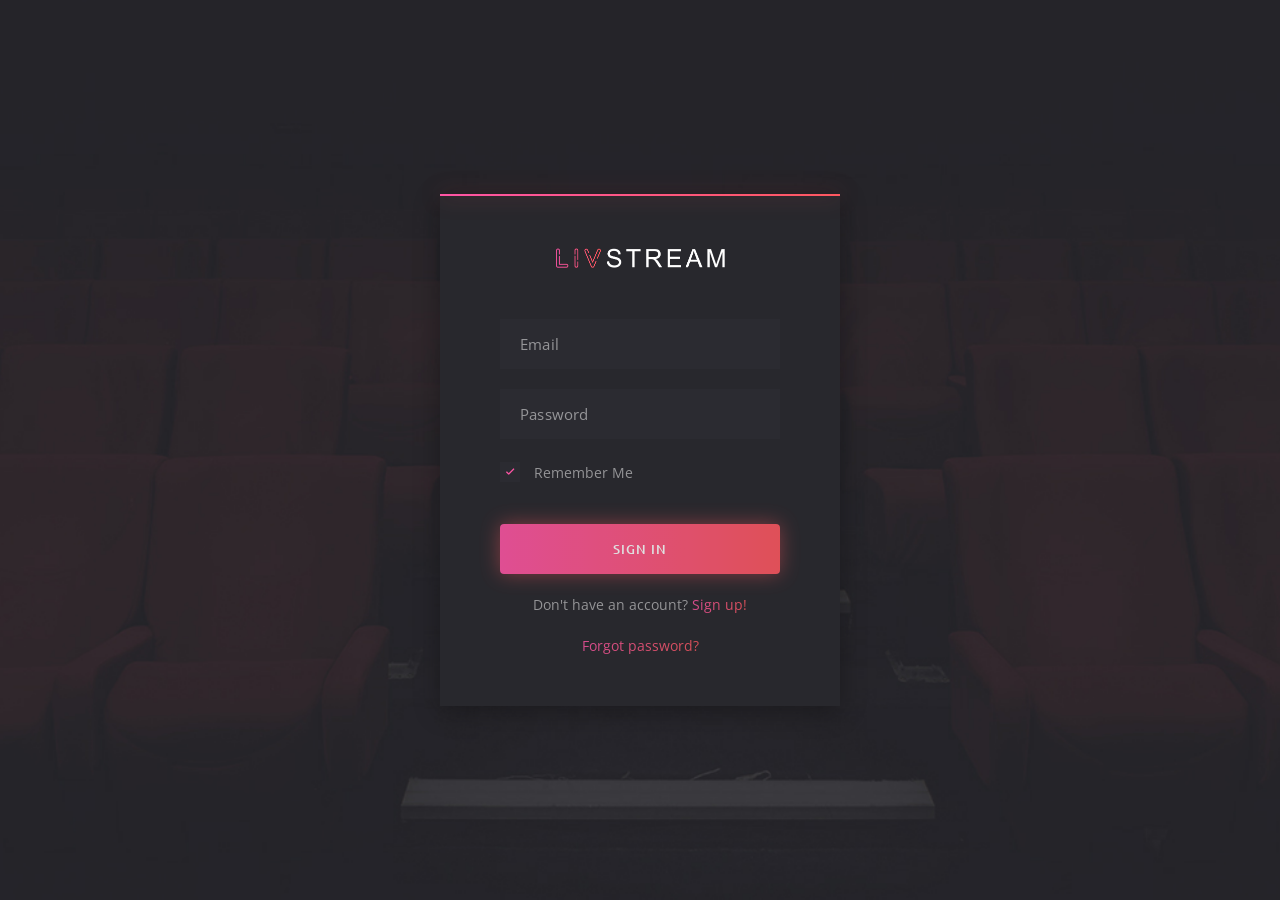
<file: signin.html>
<!DOCTYPE html>
<html lang="en">

<!-- Mirrored from dmitryvolkov.me/demo/flixgo1.1/signin.html by HTTrack Website Copier/3.x [XR&CO'2014], Fri, 09 Aug 2019 09:50:34 GMT -->
<head>
	<meta charset="utf-8">
	<meta name="viewport" content="width=device-width, initial-scale=1, shrink-to-fit=no">

	<!-- Font -->
	<link href="https://fonts.googleapis.com/css?family=Open+Sans:400,600%7CUbuntu:300,400,500,700" rel="stylesheet"> 

	<!-- CSS -->
	<link rel="stylesheet" href="css/bootstrap-reboot.min.css">
	<link rel="stylesheet" href="css/bootstrap-grid.min.css">
	<link rel="stylesheet" href="css/owl.carousel.min.css">
	<link rel="stylesheet" href="css/jquery.mCustomScrollbar.min.css">
	<link rel="stylesheet" href="css/nouislider.min.css">
	<link rel="stylesheet" href="css/ionicons.min.css">
	<link rel="stylesheet" href="css/plyr.css">
	<link rel="stylesheet" href="css/photoswipe.css">
	<link rel="stylesheet" href="css/default-skin.css">
	<link rel="stylesheet" href="css/main.css">

	<!-- Favicons -->
	<link rel="icon" type="image/png" href="icon/favicon-32x32.png" sizes="32x32">
	<link rel="apple-touch-icon" href="icon/favicon-32x32.png">
	<link rel="apple-touch-icon" sizes="72x72" href="icon/apple-touch-icon-72x72.png">
	<link rel="apple-touch-icon" sizes="114x114" href="icon/apple-touch-icon-114x114.png">
	<link rel="apple-touch-icon" sizes="144x144" href="icon/apple-touch-icon-144x144.png">

	<meta name="description" content="">
	<meta name="keywords" content="">
	<meta name="author" content="Dmitry Volkov">
	<title>FlixGo – Online Movies, TV Shows & Cinema HTML Template</title>

</head>
<body class="body">

	<div class="sign section--bg" data-bg="img/section/section.jpg">
		<div class="container">
			<div class="row">
				<div class="col-12">
					<div class="sign__content">
						<!-- authorization form -->
						<form action="#" class="sign__form">
							<a href="index.html" class="sign__logo">
								<img src="img/liv2.png" alt="">
							</a>

							<div class="sign__group">
								<input type="text" class="sign__input" placeholder="Email">
							</div>

							<div class="sign__group">
								<input type="password" class="sign__input" placeholder="Password">
							</div>

							<div class="sign__group sign__group--checkbox">
								<input id="remember" name="remember" type="checkbox" checked="checked">
								<label for="remember">Remember Me</label>
							</div>
							
							<button class="sign__btn" type="button">Sign in</button>

							<span class="sign__text">Don't have an account? <a href="signup.html">Sign up!</a></span>

							<span class="sign__text"><a href="#">Forgot password?</a></span>
						</form>
						<!-- end authorization form -->
					</div>
				</div>
			</div>
		</div>
	</div>

	<!-- JS -->
	<script src="js/jquery-3.3.1.min.js"></script>
	<script src="js/bootstrap.bundle.min.js"></script>
	<script src="js/owl.carousel.min.js"></script>
	<script src="js/jquery.mousewheel.min.js"></script>
	<script src="js/jquery.mCustomScrollbar.min.js"></script>
	<script src="js/wNumb.js"></script>
	<script src="js/nouislider.min.js"></script>
	<script src="js/plyr.min.js"></script>
	<script src="js/jquery.morelines.min.js"></script>
	<script src="js/photoswipe.min.js"></script>
	<script src="js/photoswipe-ui-default.min.js"></script>
	<script src="js/main.js"></script>
</body>

<!-- Mirrored from dmitryvolkov.me/demo/flixgo1.1/signin.html by HTTrack Website Copier/3.x [XR&CO'2014], Fri, 09 Aug 2019 09:50:34 GMT -->
</html>
</file>
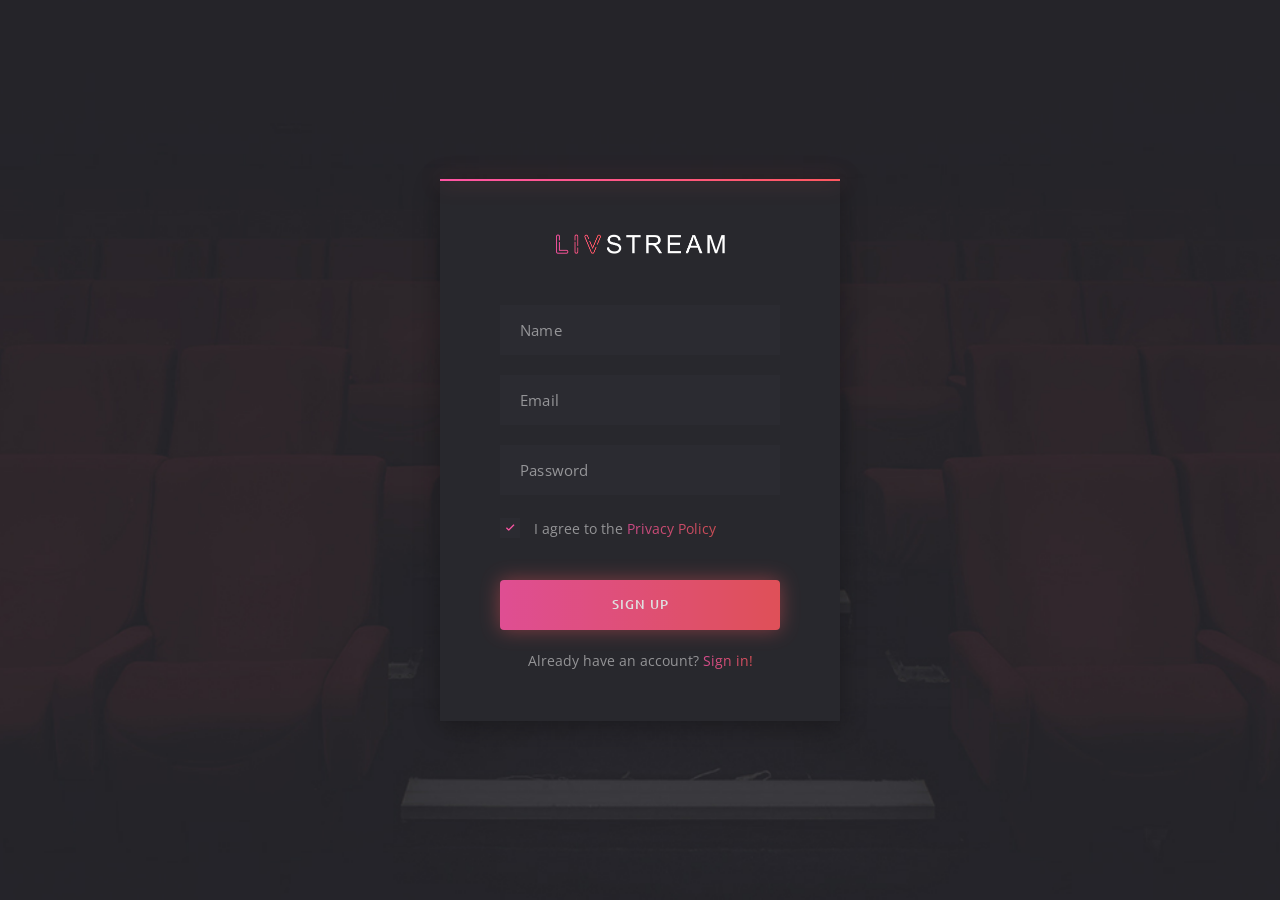
<file: signup.html>
<!DOCTYPE html>
<html lang="en">

<!-- Mirrored from dmitryvolkov.me/demo/flixgo1.1/signup.html by HTTrack Website Copier/3.x [XR&CO'2014], Fri, 09 Aug 2019 09:50:34 GMT -->
<head>
	<meta charset="utf-8">
	<meta name="viewport" content="width=device-width, initial-scale=1, shrink-to-fit=no">

	<!-- Font -->
	<link href="https://fonts.googleapis.com/css?family=Open+Sans:400,600%7CUbuntu:300,400,500,700" rel="stylesheet"> 

	<!-- CSS -->
	<link rel="stylesheet" href="css/bootstrap-reboot.min.css">
	<link rel="stylesheet" href="css/bootstrap-grid.min.css">
	<link rel="stylesheet" href="css/owl.carousel.min.css">
	<link rel="stylesheet" href="css/jquery.mCustomScrollbar.min.css">
	<link rel="stylesheet" href="css/nouislider.min.css">
	<link rel="stylesheet" href="css/ionicons.min.css">
	<link rel="stylesheet" href="css/plyr.css">
	<link rel="stylesheet" href="css/photoswipe.css">
	<link rel="stylesheet" href="css/default-skin.css">
	<link rel="stylesheet" href="css/main.css">

	<!-- Favicons -->
	<link rel="icon" type="image/png" href="icon/favicon-32x32.png" sizes="32x32">
	<link rel="apple-touch-icon" href="icon/favicon-32x32.png">
	<link rel="apple-touch-icon" sizes="72x72" href="icon/apple-touch-icon-72x72.png">
	<link rel="apple-touch-icon" sizes="114x114" href="icon/apple-touch-icon-114x114.png">
	<link rel="apple-touch-icon" sizes="144x144" href="icon/apple-touch-icon-144x144.png">

	<meta name="description" content="">
	<meta name="keywords" content="">
	<meta name="author" content="Dmitry Volkov">
	<title>FlixGo – Online Movies, TV Shows & Cinema HTML Template</title>

</head>
<body class="body">

	<div class="sign section--bg" data-bg="img/section/section.jpg">
		<div class="container">
			<div class="row">
				<div class="col-12">
					<div class="sign__content">
						<!-- registration form -->
						<form action="#" class="sign__form">
							<a href="index.html" class="sign__logo">
								<img src="img/liv2.png" alt="">
							</a>

							<div class="sign__group">
								<input type="text" class="sign__input" placeholder="Name">
							</div>

							<div class="sign__group">
								<input type="text" class="sign__input" placeholder="Email">
							</div>

							<div class="sign__group">
								<input type="password" class="sign__input" placeholder="Password">
							</div>

							<div class="sign__group sign__group--checkbox">
								<input id="remember" name="remember" type="checkbox" checked="checked">
								<label for="remember">I agree to the <a href="#">Privacy Policy</a></label>
							</div>
							
							<button class="sign__btn" type="button">Sign up</button>

							<span class="sign__text">Already have an account? <a href="signin.html">Sign in!</a></span>
						</form>
						<!-- registration form -->
					</div>
				</div>
			</div>
		</div>
	</div>

	<!-- JS -->
	<script src="js/jquery-3.3.1.min.js"></script>
	<script src="js/bootstrap.bundle.min.js"></script>
	<script src="js/owl.carousel.min.js"></script>
	<script src="js/jquery.mousewheel.min.js"></script>
	<script src="js/jquery.mCustomScrollbar.min.js"></script>
	<script src="js/wNumb.js"></script>
	<script src="js/nouislider.min.js"></script>
	<script src="js/plyr.min.js"></script>
	<script src="js/jquery.morelines.min.js"></script>
	<script src="js/photoswipe.min.js"></script>
	<script src="js/photoswipe-ui-default.min.js"></script>
	<script src="js/main.js"></script>
</body>

<!-- Mirrored from dmitryvolkov.me/demo/flixgo1.1/signup.html by HTTrack Website Copier/3.x [XR&CO'2014], Fri, 09 Aug 2019 09:50:34 GMT -->
</html>
</file>
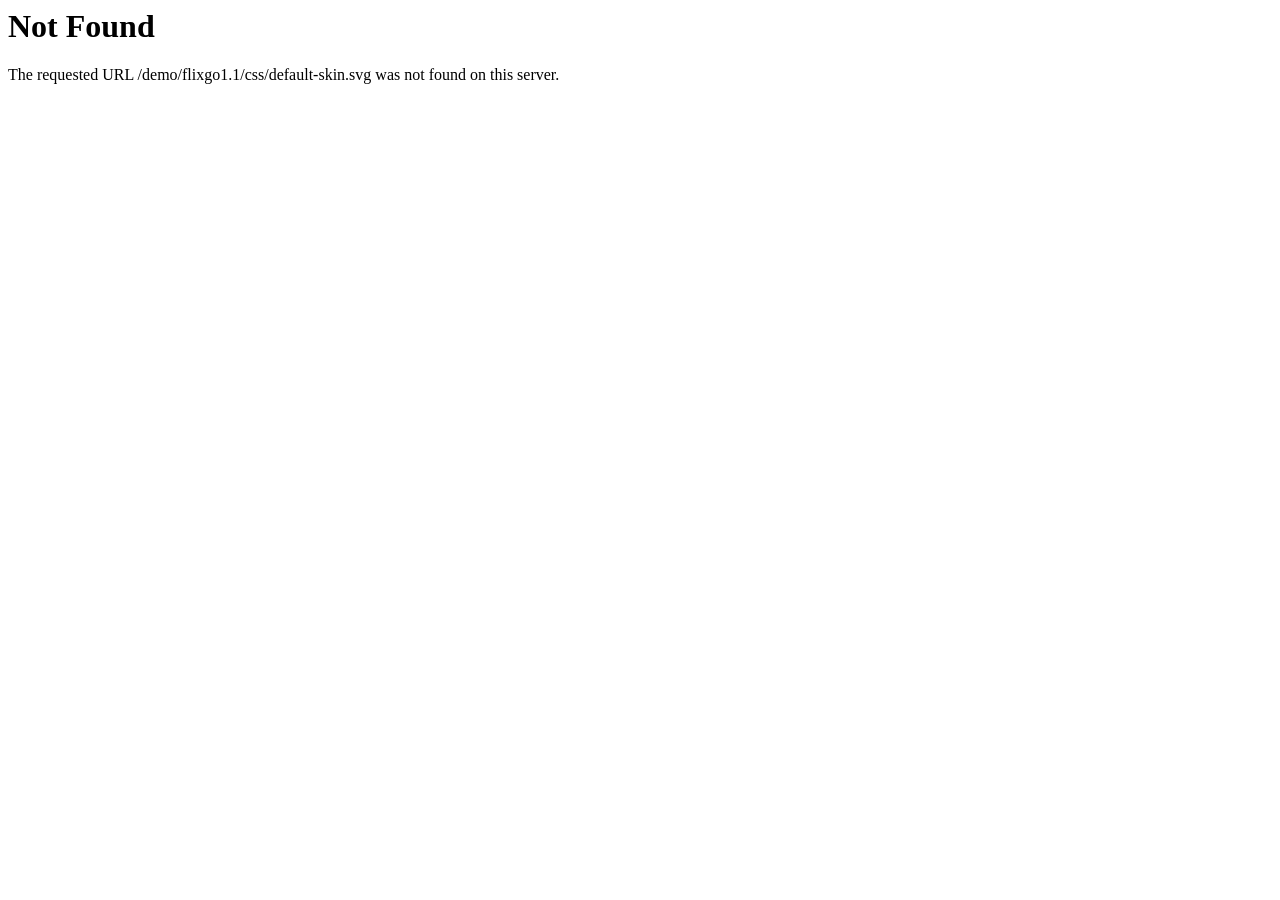
<file: css/default-skin-2.html>
<!DOCTYPE HTML PUBLIC "-//IETF//DTD HTML 2.0//EN">
<html><head>
<title>404 Not Found</title>
</head><body>
<h1>Not Found</h1>
<p>The requested URL /demo/flixgo1.1/css/default-skin.svg was not found on this server.</p>
</body></html>
</file>
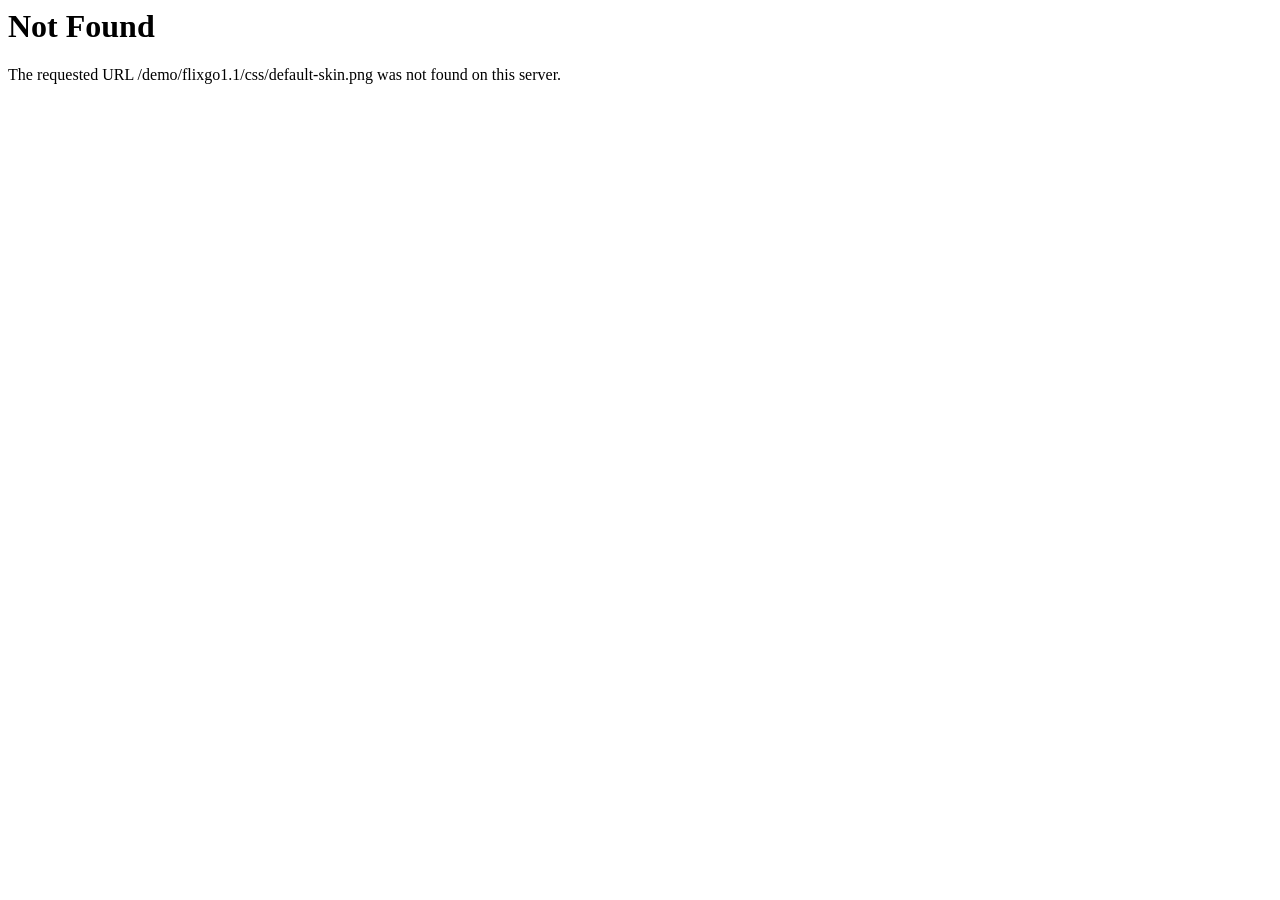
<file: css/default-skin.html>
<!DOCTYPE HTML PUBLIC "-//IETF//DTD HTML 2.0//EN">
<html><head>
<title>404 Not Found</title>
</head><body>
<h1>Not Found</h1>
<p>The requested URL /demo/flixgo1.1/css/default-skin.png was not found on this server.</p>
</body></html>
</file>
<file: css/plyr.css>
@keyframes plyr-progress{to{background-position:25px 0}}@keyframes plyr-popup{0%{opacity:.5;transform:translateY(10px)}to{opacity:1;transform:translateY(0)}}@keyframes plyr-fade-in{from{opacity:0}to{opacity:1}}.plyr{-moz-osx-font-smoothing:grayscale;-webkit-font-smoothing:antialiased;direction:ltr;font-family:Avenir,"Avenir Next","Helvetica Neue","Segoe UI",Helvetica,Arial,sans-serif;font-variant-numeric:tabular-nums;font-weight:500;line-height:1.7;max-width:100%;min-width:200px;position:relative;text-shadow:none;transition:box-shadow .3s ease}.plyr audio,.plyr video{border-radius:inherit;height:auto;vertical-align:middle;width:100%}.plyr button{font:inherit;line-height:inherit;width:auto}.plyr:focus{outline:0}.plyr--full-ui{box-sizing:border-box}.plyr--full-ui *,.plyr--full-ui ::after,.plyr--full-ui ::before{box-sizing:inherit}.plyr--full-ui a,.plyr--full-ui button,.plyr--full-ui input,.plyr--full-ui label{touch-action:manipulation}.plyr__badge{background:#4f5b5f;border-radius:2px;color:#fff;font-size:9px;line-height:1;padding:3px 4px}.plyr--full-ui ::-webkit-media-text-track-container{display:none}.plyr__captions{animation:plyr-fade-in .3s ease;bottom:0;color:#fff;display:none;font-size:14px;left:0;padding:10px;position:absolute;text-align:center;transition:transform .4s ease-in-out;width:100%}.plyr__captions .plyr__caption{background:rgba(0,0,0,.8);border-radius:2px;-webkit-box-decoration-break:clone;box-decoration-break:clone;line-height:185%;padding:.2em .5em;white-space:pre-wrap}.plyr__captions .plyr__caption div{display:inline}.plyr__captions span:empty{display:none}@media (min-width:480px){.plyr__captions{font-size:16px;padding:20px}}@media (min-width:768px){.plyr__captions{font-size:18px}}.plyr--captions-active .plyr__captions{display:block}.plyr:not(.plyr--hide-controls) .plyr__controls:not(:empty)~.plyr__captions{transform:translateY(-40px)}.plyr__control{background:0 0;border:0;border-radius:3px;color:inherit;cursor:pointer;flex-shrink:0;overflow:visible;padding:7px;position:relative;transition:all .3s ease}.plyr__control svg{display:block;fill:currentColor;height:18px;pointer-events:none;width:18px}.plyr__control:focus{outline:0}.plyr__control.plyr__tab-focus{box-shadow:0 0 0 5px rgba(26,175,255,.5);outline:0}.plyr__control.plyr__control--pressed .icon--not-pressed,.plyr__control.plyr__control--pressed .label--not-pressed,.plyr__control:not(.plyr__control--pressed) .icon--pressed,.plyr__control:not(.plyr__control--pressed) .label--pressed{display:none}.plyr--audio .plyr__control.plyr__tab-focus,.plyr--audio .plyr__control:hover,.plyr--audio .plyr__control[aria-expanded=true]{background:#1aafff;color:#fff}.plyr--video .plyr__control svg{filter:drop-shadow(0 1px 1px rgba(0, 0, 0, .15))}.plyr--video .plyr__control.plyr__tab-focus,.plyr--video .plyr__control:hover,.plyr--video .plyr__control[aria-expanded=true]{background:#1aafff;color:#fff}.plyr__control--overlaid{background:rgba(26,175,255,.8);border:0;border-radius:100%;box-shadow:0 1px 1px rgba(0,0,0,.15);color:#fff;display:none;left:50%;padding:15px;position:absolute;top:50%;transform:translate(-50%,-50%);z-index:2}.plyr__control--overlaid svg{height:20px;left:2px;position:relative;width:20px}.plyr__control--overlaid:focus,.plyr__control--overlaid:hover{background:#1aafff}.plyr--playing .plyr__control--overlaid{opacity:0;visibility:hidden}.plyr--full-ui.plyr--video .plyr__control--overlaid{display:block}.plyr--full-ui ::-webkit-media-controls{display:none}.plyr__controls{align-items:center;display:flex;justify-content:flex-end;text-align:center}.plyr__controls .plyr__menu,.plyr__controls .plyr__progress,.plyr__controls .plyr__time,.plyr__controls .plyr__volume,.plyr__controls>.plyr__control{margin-left:5px}.plyr__controls .plyr__menu+.plyr__control,.plyr__controls .plyr__progress+.plyr__control,.plyr__controls>.plyr__control+.plyr__control,.plyr__controls>.plyr__control+.plyr__menu{margin-left:2px}.plyr__controls>.plyr__control:first-child,.plyr__controls>.plyr__control:first-child+[data-plyr=pause]{margin-left:0;margin-right:auto}.plyr__controls:empty{display:none}@media (min-width:480px){.plyr__controls .plyr__menu,.plyr__controls .plyr__progress,.plyr__controls .plyr__time,.plyr__controls .plyr__volume,.plyr__controls>.plyr__control{margin-left:10px}}.plyr--audio .plyr__controls{background:#fff;border-radius:inherit;color:#4f5b5f;padding:10px}.plyr--video .plyr__controls{background:linear-gradient(rgba(0,0,0,0),rgba(0,0,0,.7));border-bottom-left-radius:inherit;border-bottom-right-radius:inherit;bottom:0;color:#fff;left:0;padding:20px 5px 5px;position:absolute;right:0;transition:opacity .4s ease-in-out,transform .4s ease-in-out;z-index:3}@media (min-width:480px){.plyr--video .plyr__controls{padding:35px 10px 10px}}.plyr--video.plyr--hide-controls .plyr__controls{opacity:0;pointer-events:none;transform:translateY(100%)}.plyr [data-plyr=airplay],.plyr [data-plyr=captions],.plyr [data-plyr=fullscreen],.plyr [data-plyr=pip]{display:none}.plyr--airplay-supported [data-plyr=airplay],.plyr--captions-enabled [data-plyr=captions],.plyr--fullscreen-enabled [data-plyr=fullscreen],.plyr--pip-supported [data-plyr=pip]{display:inline-block}.plyr__video-embed{height:0;padding-bottom:56.25%;position:relative}.plyr__video-embed iframe{border:0;height:100%;left:0;position:absolute;top:0;-webkit-user-select:none;-moz-user-select:none;-ms-user-select:none;user-select:none;width:100%}.plyr--full-ui .plyr__video-embed>.plyr__video-embed__container{padding-bottom:240%;position:relative;transform:translateY(-38.28125%)}.plyr__menu{display:flex;position:relative}.plyr__menu .plyr__control svg{transition:transform .3s ease}.plyr__menu .plyr__control[aria-expanded=true] svg{transform:rotate(90deg)}.plyr__menu .plyr__control[aria-expanded=true] .plyr__tooltip{display:none}.plyr__menu__container{animation:plyr-popup .2s ease;background:rgba(255,255,255,.9);border-radius:4px;bottom:100%;box-shadow:0 1px 2px rgba(0,0,0,.15);color:#4f5b5f;font-size:16px;margin-bottom:10px;position:absolute;right:-3px;text-align:left;white-space:nowrap;z-index:3}.plyr__menu__container>div{overflow:hidden;transition:height .35s cubic-bezier(.4,0,.2,1),width .35s cubic-bezier(.4,0,.2,1)}.plyr__menu__container::after{border:4px solid transparent;border-top-color:rgba(255,255,255,.9);content:'';height:0;position:absolute;right:15px;top:100%;width:0}.plyr__menu__container [role=menu]{padding:7px}.plyr__menu__container [role=menuitem],.plyr__menu__container [role=menuitemradio]{margin-top:2px}.plyr__menu__container [role=menuitem]:first-child,.plyr__menu__container [role=menuitemradio]:first-child{margin-top:0}.plyr__menu__container .plyr__control{align-items:center;color:#4f5b5f;display:flex;font-size:14px;padding:4px 11px;-webkit-user-select:none;-moz-user-select:none;-ms-user-select:none;user-select:none;width:100%}.plyr__menu__container .plyr__control>span{align-items:inherit;display:flex;width:100%}.plyr__menu__container .plyr__control::after{border:4px solid transparent;content:'';position:absolute;top:50%;transform:translateY(-50%)}.plyr__menu__container .plyr__control--forward{padding-right:28px}.plyr__menu__container .plyr__control--forward::after{border-left-color:rgba(79,91,95,.8);right:5px}.plyr__menu__container .plyr__control--forward.plyr__tab-focus::after,.plyr__menu__container .plyr__control--forward:hover::after{border-left-color:currentColor}.plyr__menu__container .plyr__control--back{font-weight:500;margin:7px;margin-bottom:3px;padding-left:28px;position:relative;width:calc(100% - 14px)}.plyr__menu__container .plyr__control--back::after{border-right-color:rgba(79,91,95,.8);left:7px}.plyr__menu__container .plyr__control--back::before{background:#b7c5cd;box-shadow:0 1px 0 #fff;content:'';height:1px;left:0;margin-top:4px;overflow:hidden;position:absolute;right:0;top:100%}.plyr__menu__container .plyr__control--back.plyr__tab-focus::after,.plyr__menu__container .plyr__control--back:hover::after{border-right-color:currentColor}.plyr__menu__container .plyr__control[role=menuitemradio]{padding-left:7px}.plyr__menu__container .plyr__control[role=menuitemradio]::after,.plyr__menu__container .plyr__control[role=menuitemradio]::before{border-radius:100%}.plyr__menu__container .plyr__control[role=menuitemradio]::before{background:rgba(0,0,0,.1);content:'';display:block;flex-shrink:0;height:16px;margin-right:10px;transition:all .3s ease;width:16px}.plyr__menu__container .plyr__control[role=menuitemradio]::after{background:#fff;border:0;height:6px;left:12px;opacity:0;top:50%;transform:translateY(-50%) scale(0);transition:transform .3s ease,opacity .3s ease;width:6px}.plyr__menu__container .plyr__control[role=menuitemradio][aria-checked=true]::before{background:#1aafff}.plyr__menu__container .plyr__control[role=menuitemradio][aria-checked=true]::after{opacity:1;transform:translateY(-50%) scale(1)}.plyr__menu__container .plyr__control[role=menuitemradio].plyr__tab-focus::before,.plyr__menu__container .plyr__control[role=menuitemradio]:hover::before{background:rgba(0,0,0,.1)}.plyr__menu__container .plyr__menu__value{align-items:center;display:flex;margin-left:auto;margin-right:-5px;overflow:hidden;padding-left:25px;pointer-events:none}.plyr--full-ui input[type=range]{-webkit-appearance:none;background:0 0;border:0;border-radius:28px;color:#1aafff;display:block;height:20px;margin:0;padding:0;transition:box-shadow .3s ease;width:100%}.plyr--full-ui input[type=range]::-webkit-slider-runnable-track{background:0 0;border:0;border-radius:3px;height:6px;transition:box-shadow .3s ease;-webkit-user-select:none;user-select:none;background-image:linear-gradient(to right,currentColor var(--value,0),transparent var(--value,0))}.plyr--full-ui input[type=range]::-webkit-slider-thumb{background:#fff;border:0;border-radius:100%;box-shadow:0 1px 1px rgba(0,0,0,.15),0 0 0 1px rgba(47,52,61,.2);height:14px;position:relative;transition:all .2s ease;width:14px;-webkit-appearance:none;margin-top:-4px}.plyr--full-ui input[type=range]::-moz-range-track{background:0 0;border:0;border-radius:3px;height:6px;transition:box-shadow .3s ease;-moz-user-select:none;user-select:none}.plyr--full-ui input[type=range]::-moz-range-thumb{background:#fff;border:0;border-radius:100%;box-shadow:0 1px 1px rgba(0,0,0,.15),0 0 0 1px rgba(47,52,61,.2);height:14px;position:relative;transition:all .2s ease;width:14px}.plyr--full-ui input[type=range]::-moz-range-progress{background:currentColor;border-radius:3px;height:6px}.plyr--full-ui input[type=range]::-ms-track{background:0 0;border:0;border-radius:3px;height:6px;transition:box-shadow .3s ease;-ms-user-select:none;user-select:none;color:transparent}.plyr--full-ui input[type=range]::-ms-fill-upper{background:0 0;border:0;border-radius:3px;height:6px;transition:box-shadow .3s ease;-ms-user-select:none;user-select:none}.plyr--full-ui input[type=range]::-ms-fill-lower{background:0 0;border:0;border-radius:3px;height:6px;transition:box-shadow .3s ease;-ms-user-select:none;user-select:none;background:currentColor}.plyr--full-ui input[type=range]::-ms-thumb{background:#fff;border:0;border-radius:100%;box-shadow:0 1px 1px rgba(0,0,0,.15),0 0 0 1px rgba(47,52,61,.2);height:14px;position:relative;transition:all .2s ease;width:14px;margin-top:0}.plyr--full-ui input[type=range]::-ms-tooltip{display:none}.plyr--full-ui input[type=range]:focus{outline:0}.plyr--full-ui input[type=range]::-moz-focus-outer{border:0}.plyr--full-ui input[type=range].plyr__tab-focus::-webkit-slider-runnable-track{box-shadow:0 0 0 5px rgba(26,175,255,.5);outline:0}.plyr--full-ui input[type=range].plyr__tab-focus::-moz-range-track{box-shadow:0 0 0 5px rgba(26,175,255,.5);outline:0}.plyr--full-ui input[type=range].plyr__tab-focus::-ms-track{box-shadow:0 0 0 5px rgba(26,175,255,.5);outline:0}.plyr--full-ui.plyr--video input[type=range]::-webkit-slider-runnable-track{background-color:rgba(255,255,255,.25)}.plyr--full-ui.plyr--video input[type=range]::-moz-range-track{background-color:rgba(255,255,255,.25)}.plyr--full-ui.plyr--video input[type=range]::-ms-track{background-color:rgba(255,255,255,.25)}.plyr--full-ui.plyr--video input[type=range]:active::-webkit-slider-thumb{box-shadow:0 1px 1px rgba(0,0,0,.15),0 0 0 1px rgba(47,52,61,.2),0 0 0 3px rgba(255,255,255,.5)}.plyr--full-ui.plyr--video input[type=range]:active::-moz-range-thumb{box-shadow:0 1px 1px rgba(0,0,0,.15),0 0 0 1px rgba(47,52,61,.2),0 0 0 3px rgba(255,255,255,.5)}.plyr--full-ui.plyr--video input[type=range]:active::-ms-thumb{box-shadow:0 1px 1px rgba(0,0,0,.15),0 0 0 1px rgba(47,52,61,.2),0 0 0 3px rgba(255,255,255,.5)}.plyr--full-ui.plyr--audio input[type=range]::-webkit-slider-runnable-track{background-color:rgba(183,197,205,.66)}.plyr--full-ui.plyr--audio input[type=range]::-moz-range-track{background-color:rgba(183,197,205,.66)}.plyr--full-ui.plyr--audio input[type=range]::-ms-track{background-color:rgba(183,197,205,.66)}.plyr--full-ui.plyr--audio input[type=range]:active::-webkit-slider-thumb{box-shadow:0 1px 1px rgba(0,0,0,.15),0 0 0 1px rgba(47,52,61,.2),0 0 0 3px rgba(0,0,0,.1)}.plyr--full-ui.plyr--audio input[type=range]:active::-moz-range-thumb{box-shadow:0 1px 1px rgba(0,0,0,.15),0 0 0 1px rgba(47,52,61,.2),0 0 0 3px rgba(0,0,0,.1)}.plyr--full-ui.plyr--audio input[type=range]:active::-ms-thumb{box-shadow:0 1px 1px rgba(0,0,0,.15),0 0 0 1px rgba(47,52,61,.2),0 0 0 3px rgba(0,0,0,.1)}.plyr__poster{background-color:#000;background-position:50% 50%;background-repeat:no-repeat;background-size:contain;height:100%;left:0;opacity:0;position:absolute;top:0;transition:opacity .2s ease;width:100%;z-index:1}.plyr--stopped.plyr__poster-enabled .plyr__poster{opacity:1}.plyr__time{font-size:14px}.plyr__time+.plyr__time::before{content:'\2044';margin-right:10px}@media (max-width:767px){.plyr__time+.plyr__time{display:none}}.plyr--video .plyr__time{text-shadow:0 1px 1px rgba(0,0,0,.15)}.plyr__tooltip{background:rgba(255,255,255,.9);border-radius:3px;bottom:100%;box-shadow:0 1px 2px rgba(0,0,0,.15);color:#4f5b5f;font-size:14px;font-weight:500;left:50%;line-height:1.3;margin-bottom:10px;opacity:0;padding:5px 7.5px;pointer-events:none;position:absolute;transform:translate(-50%,10px) scale(.8);transform-origin:50% 100%;transition:transform .2s .1s ease,opacity .2s .1s ease;white-space:nowrap;z-index:2}.plyr__tooltip::before{border-left:4px solid transparent;border-right:4px solid transparent;border-top:4px solid rgba(255,255,255,.9);bottom:-4px;content:'';height:0;left:50%;position:absolute;transform:translateX(-50%);width:0;z-index:2}.plyr .plyr__control.plyr__tab-focus .plyr__tooltip,.plyr .plyr__control:hover .plyr__tooltip,.plyr__tooltip--visible{opacity:1;transform:translate(-50%,0) scale(1)}.plyr .plyr__control:hover .plyr__tooltip{z-index:3}.plyr__controls>.plyr__control:first-child .plyr__tooltip,.plyr__controls>.plyr__control:first-child+.plyr__control .plyr__tooltip{left:0;transform:translate(0,10px) scale(.8);transform-origin:0 100%}.plyr__controls>.plyr__control:first-child .plyr__tooltip::before,.plyr__controls>.plyr__control:first-child+.plyr__control .plyr__tooltip::before{left:16px}.plyr__controls>.plyr__control:last-child .plyr__tooltip{left:auto;right:0;transform:translate(0,10px) scale(.8);transform-origin:100% 100%}.plyr__controls>.plyr__control:last-child .plyr__tooltip::before{left:auto;right:16px;transform:translateX(50%)}.plyr__controls>.plyr__control:first-child .plyr__tooltip--visible,.plyr__controls>.plyr__control:first-child+.plyr__control .plyr__tooltip--visible,.plyr__controls>.plyr__control:first-child+.plyr__control.plyr__tab-focus .plyr__tooltip,.plyr__controls>.plyr__control:first-child+.plyr__control:hover .plyr__tooltip,.plyr__controls>.plyr__control:first-child.plyr__tab-focus .plyr__tooltip,.plyr__controls>.plyr__control:first-child:hover .plyr__tooltip,.plyr__controls>.plyr__control:last-child .plyr__tooltip--visible,.plyr__controls>.plyr__control:last-child.plyr__tab-focus .plyr__tooltip,.plyr__controls>.plyr__control:last-child:hover .plyr__tooltip{transform:translate(0,0) scale(1)}.plyr--video{background:#000;overflow:hidden}.plyr--video.plyr--menu-open{overflow:visible}.plyr__video-wrapper{background:#000;border-radius:inherit;overflow:hidden;position:relative;z-index:0}.plyr__progress{flex:1;left:7px;margin-right:14px;position:relative}.plyr__progress input[type=range],.plyr__progress__buffer{margin-left:-7px;margin-right:-7px;width:calc(100% + 14px)}.plyr__progress input[type=range]{position:relative;z-index:2}.plyr__progress .plyr__tooltip{font-size:14px;left:0}.plyr__progress__buffer{-webkit-appearance:none;background:0 0;border:0;border-radius:100px;height:6px;left:0;margin-top:-3px;padding:0;position:absolute;top:50%}.plyr__progress__buffer::-webkit-progress-bar{background:0 0;transition:width .2s ease}.plyr__progress__buffer::-webkit-progress-value{background:currentColor;border-radius:100px;min-width:6px}.plyr__progress__buffer::-moz-progress-bar{background:currentColor;border-radius:100px;min-width:6px;transition:width .2s ease}.plyr__progress__buffer::-ms-fill{border-radius:100px;transition:width .2s ease}.plyr--video .plyr__progress__buffer{box-shadow:0 1px 1px rgba(0,0,0,.15);color:rgba(255,255,255,.25)}.plyr--audio .plyr__progress__buffer{color:rgba(183,197,205,.66)}.plyr--loading .plyr__progress__buffer{animation:plyr-progress 1s linear infinite;background-image:linear-gradient(-45deg,rgba(47,52,61,.6) 25%,transparent 25%,transparent 50%,rgba(47,52,61,.6) 50%,rgba(47,52,61,.6) 75%,transparent 75%,transparent);background-repeat:repeat-x;background-size:25px 25px;color:transparent}.plyr--video.plyr--loading .plyr__progress__buffer{background-color:rgba(255,255,255,.25)}.plyr--audio.plyr--loading .plyr__progress__buffer{background-color:rgba(183,197,205,.66)}.plyr__volume{align-items:center;display:flex;flex:1;position:relative}.plyr__volume input[type=range]{margin-left:5px;position:relative;z-index:2}@media (min-width:480px){.plyr__volume{max-width:90px}}@media (min-width:768px){.plyr__volume{max-width:110px}}.plyr--is-ios .plyr__volume{display:none!important}.plyr--is-ios.plyr--vimeo [data-plyr=mute]{display:none!important}.plyr:-webkit-full-screen{background:#000;border-radius:0!important;height:100%;margin:0;width:100%}.plyr:-moz-full-screen{background:#000;border-radius:0!important;height:100%;margin:0;width:100%}.plyr:-ms-fullscreen{background:#000;border-radius:0!important;height:100%;margin:0;width:100%}.plyr:fullscreen{background:#000;border-radius:0!important;height:100%;margin:0;width:100%}.plyr:-webkit-full-screen video{height:100%}.plyr:-moz-full-screen video{height:100%}.plyr:-ms-fullscreen video{height:100%}.plyr:fullscreen video{height:100%}.plyr:-webkit-full-screen .plyr__video-wrapper{height:100%;width:100%}.plyr:-moz-full-screen .plyr__video-wrapper{height:100%;width:100%}.plyr:-ms-fullscreen .plyr__video-wrapper{height:100%;width:100%}.plyr:fullscreen .plyr__video-wrapper{height:100%;width:100%}.plyr:-webkit-full-screen .plyr__video-embed{overflow:visible}.plyr:-moz-full-screen .plyr__video-embed{overflow:visible}.plyr:-ms-fullscreen .plyr__video-embed{overflow:visible}.plyr:fullscreen .plyr__video-embed{overflow:visible}.plyr:-webkit-full-screen.plyr--vimeo .plyr__video-wrapper{height:0;top:50%;transform:translateY(-50%)}.plyr:-moz-full-screen.plyr--vimeo .plyr__video-wrapper{height:0;top:50%;transform:translateY(-50%)}.plyr:-ms-fullscreen.plyr--vimeo .plyr__video-wrapper{height:0;top:50%;transform:translateY(-50%)}.plyr:fullscreen.plyr--vimeo .plyr__video-wrapper{height:0;top:50%;transform:translateY(-50%)}.plyr:-webkit-full-screen .plyr__control .icon--exit-fullscreen{display:block}.plyr:-moz-full-screen .plyr__control .icon--exit-fullscreen{display:block}.plyr:-ms-fullscreen .plyr__control .icon--exit-fullscreen{display:block}.plyr:fullscreen .plyr__control .icon--exit-fullscreen{display:block}.plyr:-webkit-full-screen .plyr__control .icon--exit-fullscreen+svg{display:none}.plyr:-moz-full-screen .plyr__control .icon--exit-fullscreen+svg{display:none}.plyr:-ms-fullscreen .plyr__control .icon--exit-fullscreen+svg{display:none}.plyr:fullscreen .plyr__control .icon--exit-fullscreen+svg{display:none}.plyr:-webkit-full-screen.plyr--hide-controls{cursor:none}.plyr:-moz-full-screen.plyr--hide-controls{cursor:none}.plyr:-ms-fullscreen.plyr--hide-controls{cursor:none}.plyr:fullscreen.plyr--hide-controls{cursor:none}@media (min-width:1024px){.plyr:-webkit-full-screen .plyr__captions{font-size:21px}.plyr:-moz-full-screen .plyr__captions{font-size:21px}.plyr:-ms-fullscreen .plyr__captions{font-size:21px}.plyr:fullscreen .plyr__captions{font-size:21px}}.plyr:-webkit-full-screen{background:#000;border-radius:0!important;height:100%;margin:0;width:100%}.plyr:-webkit-full-screen video{height:100%}.plyr:-webkit-full-screen .plyr__video-wrapper{height:100%;width:100%}.plyr:-webkit-full-screen .plyr__video-embed{overflow:visible}.plyr:-webkit-full-screen.plyr--vimeo .plyr__video-wrapper{height:0;top:50%;transform:translateY(-50%)}.plyr:-webkit-full-screen .plyr__control .icon--exit-fullscreen{display:block}.plyr:-webkit-full-screen .plyr__control .icon--exit-fullscreen+svg{display:none}.plyr:-webkit-full-screen.plyr--hide-controls{cursor:none}@media (min-width:1024px){.plyr:-webkit-full-screen .plyr__captions{font-size:21px}}.plyr:-moz-full-screen{background:#000;border-radius:0!important;height:100%;margin:0;width:100%}.plyr:-moz-full-screen video{height:100%}.plyr:-moz-full-screen .plyr__video-wrapper{height:100%;width:100%}.plyr:-moz-full-screen .plyr__video-embed{overflow:visible}.plyr:-moz-full-screen.plyr--vimeo .plyr__video-wrapper{height:0;top:50%;transform:translateY(-50%)}.plyr:-moz-full-screen .plyr__control .icon--exit-fullscreen{display:block}.plyr:-moz-full-screen .plyr__control .icon--exit-fullscreen+svg{display:none}.plyr:-moz-full-screen.plyr--hide-controls{cursor:none}@media (min-width:1024px){.plyr:-moz-full-screen .plyr__captions{font-size:21px}}.plyr:-ms-fullscreen{background:#000;border-radius:0!important;height:100%;margin:0;width:100%}.plyr:-ms-fullscreen video{height:100%}.plyr:-ms-fullscreen .plyr__video-wrapper{height:100%;width:100%}.plyr:-ms-fullscreen .plyr__video-embed{overflow:visible}.plyr:-ms-fullscreen.plyr--vimeo .plyr__video-wrapper{height:0;top:50%;transform:translateY(-50%)}.plyr:-ms-fullscreen .plyr__control .icon--exit-fullscreen{display:block}.plyr:-ms-fullscreen .plyr__control .icon--exit-fullscreen+svg{display:none}.plyr:-ms-fullscreen.plyr--hide-controls{cursor:none}@media (min-width:1024px){.plyr:-ms-fullscreen .plyr__captions{font-size:21px}}.plyr--fullscreen-fallback{background:#000;border-radius:0!important;height:100%;margin:0;width:100%;bottom:0;left:0;position:fixed;right:0;top:0;z-index:10000000}.plyr--fullscreen-fallback video{height:100%}.plyr--fullscreen-fallback .plyr__video-wrapper{height:100%;width:100%}.plyr--fullscreen-fallback .plyr__video-embed{overflow:visible}.plyr--fullscreen-fallback.plyr--vimeo .plyr__video-wrapper{height:0;top:50%;transform:translateY(-50%)}.plyr--fullscreen-fallback .plyr__control .icon--exit-fullscreen{display:block}.plyr--fullscreen-fallback .plyr__control .icon--exit-fullscreen+svg{display:none}.plyr--fullscreen-fallback.plyr--hide-controls{cursor:none}@media (min-width:1024px){.plyr--fullscreen-fallback .plyr__captions{font-size:21px}}.plyr__ads{border-radius:inherit;bottom:0;cursor:pointer;left:0;overflow:hidden;position:absolute;right:0;top:0;z-index:-1}.plyr__ads>div,.plyr__ads>div iframe{height:100%;position:absolute;width:100%}.plyr__ads::after{background:rgba(47,52,61,.8);border-radius:2px;bottom:10px;color:#fff;content:attr(data-badge-text);font-size:11px;padding:2px 6px;pointer-events:none;position:absolute;right:10px;z-index:3}.plyr__ads::after:empty{display:none}.plyr__cues{background:currentColor;display:block;height:6px;left:0;margin:-3px 0 0;opacity:.8;position:absolute;top:50%;width:3px;z-index:3}.plyr--no-transition{transition:none!important}.plyr__sr-only{clip:rect(1px,1px,1px,1px);overflow:hidden;border:0!important;height:1px!important;padding:0!important;position:absolute!important;width:1px!important}.plyr [hidden]{display:none!important}
</file>
<file: css/photoswipe.css>
/*! PhotoSwipe main CSS by Dmitry Semenov | photoswipe.com | MIT license */
/*
	Styles for basic PhotoSwipe functionality (sliding area, open/close transitions)
*/
/* pswp = photoswipe */
.pswp {
  display: none;
  position: absolute;
  width: 100%;
  height: 100%;
  left: 0;
  top: 0;
  overflow: hidden;
  -ms-touch-action: none;
  touch-action: none;
  z-index: 1500;
  -webkit-text-size-adjust: 100%;
  /* create separate layer, to avoid paint on window.onscroll in webkit/blink */
  -webkit-backface-visibility: hidden;
  outline: none; }
  .pswp * {
    -webkit-box-sizing: border-box;
            box-sizing: border-box; }
  .pswp img {
    max-width: none; }

/* style is added when JS option showHideOpacity is set to true */
.pswp--animate_opacity {
  /* 0.001, because opacity:0 doesn't trigger Paint action, which causes lag at start of transition */
  opacity: 0.001;
  will-change: opacity;
  /* for open/close transition */
  -webkit-transition: opacity 333ms cubic-bezier(0.4, 0, 0.22, 1);
          transition: opacity 333ms cubic-bezier(0.4, 0, 0.22, 1); }

.pswp--open {
  display: block; }

.pswp--zoom-allowed .pswp__img {
  /* autoprefixer: off */
  cursor: -webkit-zoom-in;
  cursor: -moz-zoom-in;
  cursor: zoom-in; }

.pswp--zoomed-in .pswp__img {
  /* autoprefixer: off */
  cursor: -webkit-grab;
  cursor: -moz-grab;
  cursor: grab; }

.pswp--dragging .pswp__img {
  /* autoprefixer: off */
  cursor: -webkit-grabbing;
  cursor: -moz-grabbing;
  cursor: grabbing; }

/*
	Background is added as a separate element.
	As animating opacity is much faster than animating rgba() background-color.
*/
.pswp__bg {
  position: absolute;
  left: 0;
  top: 0;
  width: 100%;
  height: 100%;
  background: #000;
  opacity: 0;
  -webkit-transform: translateZ(0);
          transform: translateZ(0);
  -webkit-backface-visibility: hidden;
  will-change: opacity; }

.pswp__scroll-wrap {
  position: absolute;
  left: 0;
  top: 0;
  width: 100%;
  height: 100%;
  overflow: hidden; }

.pswp__container,
.pswp__zoom-wrap {
  -ms-touch-action: none;
  touch-action: none;
  position: absolute;
  left: 0;
  right: 0;
  top: 0;
  bottom: 0; }

/* Prevent selection and tap highlights */
.pswp__container,
.pswp__img {
  -webkit-user-select: none;
  -moz-user-select: none;
  -ms-user-select: none;
      user-select: none;
  -webkit-tap-highlight-color: transparent;
  -webkit-touch-callout: none; }

.pswp__zoom-wrap {
  position: absolute;
  width: 100%;
  -webkit-transform-origin: left top;
  -ms-transform-origin: left top;
  transform-origin: left top;
  /* for open/close transition */
  -webkit-transition: -webkit-transform 333ms cubic-bezier(0.4, 0, 0.22, 1);
          transition: transform 333ms cubic-bezier(0.4, 0, 0.22, 1); }

.pswp__bg {
  will-change: opacity;
  /* for open/close transition */
  -webkit-transition: opacity 333ms cubic-bezier(0.4, 0, 0.22, 1);
          transition: opacity 333ms cubic-bezier(0.4, 0, 0.22, 1); }

.pswp--animated-in .pswp__bg,
.pswp--animated-in .pswp__zoom-wrap {
  -webkit-transition: none;
  transition: none; }

.pswp__container,
.pswp__zoom-wrap {
  -webkit-backface-visibility: hidden; }

.pswp__item {
  position: absolute;
  left: 0;
  right: 0;
  top: 0;
  bottom: 0;
  overflow: hidden; }

.pswp__img {
  position: absolute;
  width: auto;
  height: auto;
  top: 0;
  left: 0; }

/*
	stretched thumbnail or div placeholder element (see below)
	style is added to avoid flickering in webkit/blink when layers overlap
*/
.pswp__img--placeholder {
  -webkit-backface-visibility: hidden; }

/*
	div element that matches size of large image
	large image loads on top of it
*/
.pswp__img--placeholder--blank {
  background: #222; }

.pswp--ie .pswp__img {
  width: 100% !important;
  height: auto !important;
  left: 0;
  top: 0; }

/*
	Error message appears when image is not loaded
	(JS option errorMsg controls markup)
*/
.pswp__error-msg {
  position: absolute;
  left: 0;
  top: 50%;
  width: 100%;
  text-align: center;
  font-size: 14px;
  line-height: 16px;
  margin-top: -8px;
  color: #CCC; }

.pswp__error-msg a {
  color: #CCC;
  text-decoration: underline; }
</file>
<file: css/default-skin.css>
/*! PhotoSwipe Default UI CSS by Dmitry Semenov | photoswipe.com | MIT license */
/*

	Contents:

	1. Buttons
	2. Share modal and links
	3. Index indicator ("1 of X" counter)
	4. Caption
	5. Loading indicator
	6. Additional styles (root element, top bar, idle state, hidden state, etc.)

*/
/*
	
	1. Buttons

 */
/* <button> css reset */
.pswp__button {
  width: 44px;
  height: 44px;
  position: relative;
  background: none;
  cursor: pointer;
  overflow: visible;
  -webkit-appearance: none;
  display: block;
  border: 0;
  padding: 0;
  margin: 0;
  float: right;
  opacity: 0.75;
  -webkit-transition: opacity 0.2s;
          transition: opacity 0.2s;
  -webkit-box-shadow: none;
          box-shadow: none; }
  .pswp__button:focus, .pswp__button:hover {
    opacity: 1; }
  .pswp__button:active {
    outline: none;
    opacity: 0.9; }
  .pswp__button::-moz-focus-inner {
    padding: 0;
    border: 0; }

/* pswp__ui--over-close class it added when mouse is over element that should close gallery */
.pswp__ui--over-close .pswp__button--close {
  opacity: 1; }

.pswp__button,
.pswp__button--arrow--left:before,
.pswp__button--arrow--right:before {
  background: url(default-skin.html) 0 0 no-repeat;
  background-size: 264px 88px;
  width: 44px;
  height: 44px; }

@media (-webkit-min-device-pixel-ratio: 1.1), (-webkit-min-device-pixel-ratio: 1.09375), (min-resolution: 105dpi), (min-resolution: 1.1dppx) {
  /* Serve SVG sprite if browser supports SVG and resolution is more than 105dpi */
  .pswp--svg .pswp__button,
  .pswp--svg .pswp__button--arrow--left:before,
  .pswp--svg .pswp__button--arrow--right:before {
    background-image: url(default-skin-2.html); }
  .pswp--svg .pswp__button--arrow--left,
  .pswp--svg .pswp__button--arrow--right {
    background: none; } }

.pswp__button--close {
  background-position: 0 -44px; }

.pswp__button--share {
  background-position: -44px -44px; }

.pswp__button--fs {
  display: none; }

.pswp--supports-fs .pswp__button--fs {
  display: block; }

.pswp--fs .pswp__button--fs {
  background-position: -44px 0; }

.pswp__button--zoom {
  display: none;
  background-position: -88px 0; }

.pswp--zoom-allowed .pswp__button--zoom {
  display: block; }

.pswp--zoomed-in .pswp__button--zoom {
  background-position: -132px 0; }

/* no arrows on touch screens */
.pswp--touch .pswp__button--arrow--left,
.pswp--touch .pswp__button--arrow--right {
  visibility: hidden; }

/*
	Arrow buttons hit area
	(icon is added to :before pseudo-element)
*/
.pswp__button--arrow--left,
.pswp__button--arrow--right {
  background: none;
  top: 50%;
  margin-top: -50px;
  width: 70px;
  height: 100px;
  position: absolute; }

.pswp__button--arrow--left {
  left: 0; }

.pswp__button--arrow--right {
  right: 0; }

.pswp__button--arrow--left:before,
.pswp__button--arrow--right:before {
  content: '';
  top: 35px;
  background-color: rgba(0, 0, 0, 0.3);
  height: 30px;
  width: 32px;
  position: absolute; }

.pswp__button--arrow--left:before {
  left: 6px;
  background-position: -138px -44px; }

.pswp__button--arrow--right:before {
  right: 6px;
  background-position: -94px -44px; }

/*

	2. Share modal/popup and links

 */
.pswp__counter,
.pswp__share-modal {
  -webkit-user-select: none;
  -moz-user-select: none;
  -ms-user-select: none;
      user-select: none; }

.pswp__share-modal {
  display: block;
  background: rgba(0, 0, 0, 0.5);
  width: 100%;
  height: 100%;
  top: 0;
  left: 0;
  padding: 10px;
  position: absolute;
  z-index: 1600;
  opacity: 0;
  -webkit-transition: opacity 0.25s ease-out;
          transition: opacity 0.25s ease-out;
  -webkit-backface-visibility: hidden;
  will-change: opacity; }

.pswp__share-modal--hidden {
  display: none; }

.pswp__share-tooltip {
  z-index: 1620;
  position: absolute;
  background: #FFF;
  top: 56px;
  border-radius: 2px;
  display: block;
  width: auto;
  right: 44px;
  -webkit-box-shadow: 0 2px 5px rgba(0, 0, 0, 0.25);
          box-shadow: 0 2px 5px rgba(0, 0, 0, 0.25);
  -webkit-transform: translateY(6px);
      -ms-transform: translateY(6px);
          transform: translateY(6px);
  -webkit-transition: -webkit-transform 0.25s;
          transition: transform 0.25s;
  -webkit-backface-visibility: hidden;
  will-change: transform; }
  .pswp__share-tooltip a {
    display: block;
    padding: 8px 12px;
    color: #000;
    text-decoration: none;
    font-size: 14px;
    line-height: 18px; }
    .pswp__share-tooltip a:hover {
      text-decoration: none;
      color: #000; }
    .pswp__share-tooltip a:first-child {
      /* round corners on the first/last list item */
      border-radius: 2px 2px 0 0; }
    .pswp__share-tooltip a:last-child {
      border-radius: 0 0 2px 2px; }

.pswp__share-modal--fade-in {
  opacity: 1; }
  .pswp__share-modal--fade-in .pswp__share-tooltip {
    -webkit-transform: translateY(0);
        -ms-transform: translateY(0);
            transform: translateY(0); }

/* increase size of share links on touch devices */
.pswp--touch .pswp__share-tooltip a {
  padding: 16px 12px; }

a.pswp__share--facebook:before {
  content: '';
  display: block;
  width: 0;
  height: 0;
  position: absolute;
  top: -12px;
  right: 15px;
  border: 6px solid transparent;
  border-bottom-color: #FFF;
  -webkit-pointer-events: none;
  -moz-pointer-events: none;
  pointer-events: none; }

a.pswp__share--facebook:hover {
  background: #3E5C9A;
  color: #FFF; }
  a.pswp__share--facebook:hover:before {
    border-bottom-color: #3E5C9A; }

a.pswp__share--twitter:hover {
  background: #55ACEE;
  color: #FFF; }

a.pswp__share--pinterest:hover {
  background: #CCC;
  color: #CE272D; }

a.pswp__share--download:hover {
  background: #DDD; }

/*

	3. Index indicator ("1 of X" counter)

 */
.pswp__counter {
  position: absolute;
  left: 0;
  top: 0;
  height: 44px;
  font-size: 13px;
  line-height: 44px;
  color: #FFF;
  opacity: 0.75;
  padding: 0 10px; }

/*
	
	4. Caption

 */
.pswp__caption {
  position: absolute;
  left: 0;
  bottom: 0;
  width: 100%;
  min-height: 44px; }
  .pswp__caption small {
    font-size: 11px;
    color: #BBB; }

.pswp__caption__center {
  text-align: left;
  max-width: 420px;
  margin: 0 auto;
  font-size: 13px;
  padding: 10px;
  line-height: 20px;
  color: #CCC; }

.pswp__caption--empty {
  display: none; }

/* Fake caption element, used to calculate height of next/prev image */
.pswp__caption--fake {
  visibility: hidden; }

/*

	5. Loading indicator (preloader)

	You can play with it here - http://codepen.io/dimsemenov/pen/yyBWoR

 */
.pswp__preloader {
  width: 44px;
  height: 44px;
  position: absolute;
  top: 0;
  left: 50%;
  margin-left: -22px;
  opacity: 0;
  -webkit-transition: opacity 0.25s ease-out;
          transition: opacity 0.25s ease-out;
  will-change: opacity;
  direction: ltr; }

.pswp__preloader__icn {
  width: 20px;
  height: 20px;
  margin: 12px; }

.pswp__preloader--active {
  opacity: 1; }
  .pswp__preloader--active .pswp__preloader__icn {
    /* We use .gif in browsers that don't support CSS animation */
    background: url(preloader.html) 0 0 no-repeat; }

.pswp--css_animation .pswp__preloader--active {
  opacity: 1; }
  .pswp--css_animation .pswp__preloader--active .pswp__preloader__icn {
    -webkit-animation: clockwise 500ms linear infinite;
            animation: clockwise 500ms linear infinite; }
  .pswp--css_animation .pswp__preloader--active .pswp__preloader__donut {
    -webkit-animation: donut-rotate 1000ms cubic-bezier(0.4, 0, 0.22, 1) infinite;
            animation: donut-rotate 1000ms cubic-bezier(0.4, 0, 0.22, 1) infinite; }

.pswp--css_animation .pswp__preloader__icn {
  background: none;
  opacity: 0.75;
  width: 14px;
  height: 14px;
  position: absolute;
  left: 15px;
  top: 15px;
  margin: 0; }

.pswp--css_animation .pswp__preloader__cut {
  /* 
			The idea of animating inner circle is based on Polymer ("material") loading indicator 
			 by Keanu Lee https://blog.keanulee.com/2014/10/20/the-tale-of-three-spinners.html
		*/
  position: relative;
  width: 7px;
  height: 14px;
  overflow: hidden; }

.pswp--css_animation .pswp__preloader__donut {
  -webkit-box-sizing: border-box;
          box-sizing: border-box;
  width: 14px;
  height: 14px;
  border: 2px solid #FFF;
  border-radius: 50%;
  border-left-color: transparent;
  border-bottom-color: transparent;
  position: absolute;
  top: 0;
  left: 0;
  background: none;
  margin: 0; }

@media screen and (max-width: 1024px) {
  .pswp__preloader {
    position: relative;
    left: auto;
    top: auto;
    margin: 0;
    float: right; } }

@-webkit-keyframes clockwise {
  0% {
    -webkit-transform: rotate(0deg);
            transform: rotate(0deg); }
  100% {
    -webkit-transform: rotate(360deg);
            transform: rotate(360deg); } }

@keyframes clockwise {
  0% {
    -webkit-transform: rotate(0deg);
            transform: rotate(0deg); }
  100% {
    -webkit-transform: rotate(360deg);
            transform: rotate(360deg); } }

@-webkit-keyframes donut-rotate {
  0% {
    -webkit-transform: rotate(0);
            transform: rotate(0); }
  50% {
    -webkit-transform: rotate(-140deg);
            transform: rotate(-140deg); }
  100% {
    -webkit-transform: rotate(0);
            transform: rotate(0); } }

@keyframes donut-rotate {
  0% {
    -webkit-transform: rotate(0);
            transform: rotate(0); }
  50% {
    -webkit-transform: rotate(-140deg);
            transform: rotate(-140deg); }
  100% {
    -webkit-transform: rotate(0);
            transform: rotate(0); } }

/*
	
	6. Additional styles

 */
/* root element of UI */
.pswp__ui {
  -webkit-font-smoothing: auto;
  visibility: visible;
  opacity: 1;
  z-index: 1550; }

/* top black bar with buttons and "1 of X" indicator */
.pswp__top-bar {
  position: absolute;
  left: 0;
  top: 0;
  height: 44px;
  width: 100%; }

.pswp__caption,
.pswp__top-bar,
.pswp--has_mouse .pswp__button--arrow--left,
.pswp--has_mouse .pswp__button--arrow--right {
  -webkit-backface-visibility: hidden;
  will-change: opacity;
  -webkit-transition: opacity 333ms cubic-bezier(0.4, 0, 0.22, 1);
          transition: opacity 333ms cubic-bezier(0.4, 0, 0.22, 1); }

/* pswp--has_mouse class is added only when two subsequent mousemove events occur */
.pswp--has_mouse .pswp__button--arrow--left,
.pswp--has_mouse .pswp__button--arrow--right {
  visibility: visible; }

.pswp__top-bar,
.pswp__caption {
  background-color: rgba(0, 0, 0, 0.5); }

/* pswp__ui--fit class is added when main image "fits" between top bar and bottom bar (caption) */
.pswp__ui--fit .pswp__top-bar,
.pswp__ui--fit .pswp__caption {
  background-color: rgba(0, 0, 0, 0.3); }

/* pswp__ui--idle class is added when mouse isn't moving for several seconds (JS option timeToIdle) */
.pswp__ui--idle .pswp__top-bar {
  opacity: 0; }

.pswp__ui--idle .pswp__button--arrow--left,
.pswp__ui--idle .pswp__button--arrow--right {
  opacity: 0; }

/*
	pswp__ui--hidden class is added when controls are hidden
	e.g. when user taps to toggle visibility of controls
*/
.pswp__ui--hidden .pswp__top-bar,
.pswp__ui--hidden .pswp__caption,
.pswp__ui--hidden .pswp__button--arrow--left,
.pswp__ui--hidden .pswp__button--arrow--right {
  /* Force paint & create composition layer for controls. */
  opacity: 0.001; }

/* pswp__ui--one-slide class is added when there is just one item in gallery */
.pswp__ui--one-slide .pswp__button--arrow--left,
.pswp__ui--one-slide .pswp__button--arrow--right,
.pswp__ui--one-slide .pswp__counter {
  display: none; }

.pswp__element--disabled {
  display: none !important; }

.pswp--minimal--dark .pswp__top-bar {
  background: none; }
</file>
<file: css/main.css>
/*----------------------------------------
[Master Stylesheet]

Project:	FlixGo
Version:	1.1
Primary use:	FlixGo Template
----------------------------------------*/
/*----------------------------------------
[Table of contents]

1. Header
2. Home
3. Content
4. Section
5. Breadcrumb
6. Card
7. Details
8. FAQ
9. How
10. Partners
11. Price
12. Feature
13. Catalog
14. Filter
15. Paginator
16. Comments
17. Reviews
18. Form
19.	Gallery
20. Accordion
21. Footer
22. Sign
23. Page 404
24. Profile
25. Plyr customization
26. PhotoSwipe customization
27. mCustomScrollbar customization
----------------------------------------*/
/*==============================
	Common styles
==============================*/
html {
  -webkit-text-size-adjust: 100%;
  -ms-text-size-adjust: 100%;
}
html,
body {
  height: 100%;
}
body {
  font-family: 'Ubuntu', sans-serif;
  background-color: #2b2b31;
  font-weight: normal;
  -webkit-font-smoothing: antialiased;
}
button {
  padding: 0;
  border: none;
  background-color: transparent;
  -webkit-transition: 0.4s ease;
  -moz-transition: 0.4s ease;
  transition: 0.4s ease;
  cursor: pointer;
}
button:focus {
  outline: none;
}
a {
  -webkit-transition: 0.4s ease;
  -moz-transition: 0.4s ease;
  transition: 0.4s ease;
}
a:hover,
a:active,
a:focus {
  outline: none;
  text-decoration: none;
}
input,
textarea,
select {
  padding: 0;
  margin: 0;
  -webkit-border-radius: 0;
  border-radius: 0;
  -webkit-appearance: none;
  -moz-appearance: none;
  appearance: none;
  -webkit-box-shadow: none;
  box-shadow: none;
}
input:focus,
textarea:focus,
select:focus {
  outline: none;
}
ul {
  margin: 0;
  padding: 0;
  list-style: none;
}
::-moz-selection {
  background: #fff;
  color: #000;
  text-shadow: none;
}
::selection {
  background: #fff;
  color: #000;
  text-shadow: none;
}
::-webkit-input-placeholder {
  color: rgba(255,255,255,0.5);
  opacity: 1;
}
::-moz-placeholder {
  color: rgba(255,255,255,0.5);
  opacity: 1;
}
:-moz-placeholder {
  color: rgba(255,255,255,0.5);
  opacity: 1;
}
:-ms-input-placeholder {
  color: rgba(255,255,255,0.5);
  opacity: 1;
}
.tab-content > .tab-pane {
  display: none;
}
.tab-content > .active {
  display: block;
}
.fade {
  -webkit-transition: opacity 0.25s linear;
  -moz-transition: opacity 0.25s linear;
  transition: opacity 0.25s linear;
}
@media screen and (prefers-reduced-motion: reduce) {
  .fade {
    -webkit-transition: none;
    -moz-transition: none;
    transition: none;
  }
}
.fade:not(.show) {
  opacity: 0;
}
.collapse:not(.show) {
  display: none;
}
.collapsing {
  position: relative;
  height: 0;
  overflow: hidden;
  -webkit-transition: height 0.4s ease;
  -moz-transition: height 0.4s ease;
  transition: height 0.4s ease;
}
@media screen and (prefers-reduced-motion: reduce) {
  .collapsing {
    -webkit-transition: none;
    -moz-transition: none;
    transition: none;
  }
}
.b-description_readmore_button {
  cursor: pointer;
  display: block;
  height: 24px;
  width: 100%;
  position: relative;
}
.b-description_readmore_button:before {
  content: '\f1c8';
  font-family: "Ionicons";
  position: absolute;
  display: block;
  top: 0;
  left: 0;
  bottom: 0;
  right: 0;
  text-align: center;
  color: rgba(255,255,255,0.75);
  font-size: 22px;
  line-height: 24px;
  -webkit-transition: 0.4s ease;
  -moz-transition: 0.4s ease;
  transition: 0.4s ease;
}
.b-description_readmore_button:hover:before,
.b-description_readmore_button.b-description_readmore_button_active:before {
  color: #ff55a5;
}
.body:before {
  content: '';
  position: fixed;
  display: block;
  top: 0;
  left: 0;
  right: 0;
  bottom: 0;
  z-index: 99;
  background-color: rgba(43,43,49,0.75);
  opacity: 0;
  pointer-events: none;
  -webkit-transition: 0.4s ease;
  -moz-transition: 0.4s ease;
  transition: 0.4s ease;
}
.body--active:before {
  z-index: 99;
  opacity: 1;
  pointer-events: auto;
}
/*==============================
	Header
==============================*/
.header {
  display: block;
  position: fixed;
  top: 0;
  left: 0;
  right: 0;
  background-color: #2b2b31;
  z-index: 101;
}
.header__logo {
  display: flex;
  justify-content: center;
  align-items: center;
  height: 70px;
  padding: 0 15px;
 /* background-color: #28282d; */
  width: 110px;
}
.header__logo img {
  width: 100%;
  /* max-width: 100px; */
  display: block;
}
.header__logo:hover {
  background-color: #2b2b31;
}
.header__nav {
  display: flex;
  flex-direction: column;
  justify-content: flex-start;
  align-items: flex-start;
  position: fixed;
  top: 70px;
  right: 0;
  bottom: 0;
  background-color: #2b2b31;
  z-index: 99;
  width: 305px;
  padding: 30px 30px 0;
  -webkit-transform: translate3d(305px, 0, 0);
  -moz-transform: translate3d(305px, 0, 0);
  transform: translate3d(305px, 0, 0);
  -webkit-transition: 0.4s ease;
  -moz-transition: 0.4s ease;
  transition: 0.4s ease;
}
.header__nav:before {
  content: '';
  position: absolute;
  top: 0;
  left: 0;
  right: 0;
  height: 2px;
  display: block;
  background-image: -moz-linear-gradient(90deg, #ff55a5 0%, #ff5860 100%);
  background-image: -webkit-linear-gradient(90deg, #ff55a5 0%, #ff5860 100%);
  background-image: -ms-linear-gradient(90deg, #ff55a5 0%, #ff5860 100%);
  background-image: linear-gradient(90deg, #ff55a5 0%, #ff5860 100%);
  -webkit-box-shadow: 0 0 20px 0 rgba(255,88,96,0.5);
  box-shadow: 0 0 20px 0 rgba(255,88,96,0.5);
}
.header__nav--active {
  -webkit-transform: translate3d(0, 0, 0);
  -moz-transform: translate3d(0, 0, 0);
  transform: translate3d(0, 0, 0);
}
.header__nav-link {
  font-size: 14px;
  font-weight: 300;
  text-transform: uppercase;
  color: rgba(255,255,255,0.75);
  letter-spacing: 0.2px;
}
.header__nav-link:hover {
  color: #ff55a5;
}
.header__nav-link--more {
  font-weight: 400;
  font-size: 24px;
}
.header__nav-link--active {
  color: #ff55a5;
}
.header__nav-item {
  width: 100%;
  display: block;
  margin-bottom: 20px;
  position: relative;
}
.header__nav-item:last-child {
  margin-bottom: 0;
}
.header__nav-item.show .header__nav-link {
  color: #ff55a5;
}
.header__dropdown {
  position: relative;
  display: block;
  width: 100%;
}
.header__dropdown-menu {
  position: absolute;
  background-color: #2b2b31;
  padding: 15px 20px;
  display: block;
  width: 100%;
  min-width: 200px;
  text-align: left;
  z-index: -1;
  pointer-events: none;
  opacity: 0;
  -webkit-box-shadow: 0 5px 25px 0 rgba(0,0,0,0.3);
  box-shadow: 0 5px 25px 0 rgba(0,0,0,0.3);
  -webkit-transition: 0.4s ease;
  -moz-transition: 0.4s ease;
  transition: 0.4s ease;
  margin-top: 0;
  top: 100%;
}
.header__dropdown-menu:before {
  content: '';
  position: absolute;
  top: 0;
  left: 0;
  right: 0;
  height: 2px;
  display: block;
  background-image: -moz-linear-gradient(90deg, #ff55a5 0%, #ff5860 100%);
  background-image: -webkit-linear-gradient(90deg, #ff55a5 0%, #ff5860 100%);
  background-image: -ms-linear-gradient(90deg, #ff55a5 0%, #ff5860 100%);
  background-image: linear-gradient(90deg, #ff55a5 0%, #ff5860 100%);
  -webkit-box-shadow: 0 0 20px 0 rgba(255,88,96,0.5);
  box-shadow: 0 0 20px 0 rgba(255,88,96,0.5);
}
.header__dropdown-menu li {
  padding: 0;
}
.header__dropdown-menu a {
  font-size: 16px;
  color: rgba(255,255,255,0.75);
  line-height: 40px;
  display: block;
  font-weight: 300;
}
.header__dropdown-menu a:hover {
  color: #ff55a5;
}
.header__dropdown-menu.show {
  z-index: 1000;
  pointer-events: auto;
  opacity: 1;
  margin-top: 10px;
}
.header__wrap {
  position: relative;
  background-color: #2b2b31;
  z-index: 2;
}
.header__search {
  display: block;
  position: absolute;
  bottom: 0;
  left: 0;
  right: 0;
  height: 60px;
  width: 100%;
  overflow: hidden;
  -webkit-transition: 0.4s ease;
  -moz-transition: 0.4s ease;
  transition: 0.4s ease;
  background-color: #2b2b31;
  z-index: 1;
  -webkit-box-shadow: 0 5px 25px 0 rgba(0,0,0,0.3);
  box-shadow: 0 5px 25px 0 rgba(0,0,0,0.3);
  border-top: 1px solid rgba(255,255,255,0.05);
}
.header__search--active {
  bottom: -60px;
}
.header__search-content {
  display: flex;
  flex-direction: row;
  justify-content: flex-start;
  align-items: center;
  height: 60px;
  position: relative;
}
.header__search-content input {
  position: relative;
  height: 60px;
  width: 100%;
  background-color: #28282d;
  border: none;
  padding: 0 120px 0 15px;
  font-size: 15px;
  color: #fff;
  font-family: 'Open Sans', sans-serif;
}
.header__search-content button {
  position: absolute;
  height: 40px;
  width: 90px;
  top: 10px;
  right: 15px;
  -webkit-border-radius: 4px;
  border-radius: 4px;
  background-image: -moz-linear-gradient(90deg, #ff55a5 0%, #ff5860 100%);
  background-image: -webkit-linear-gradient(90deg, #ff55a5 0%, #ff5860 100%);
  background-image: -ms-linear-gradient(90deg, #ff55a5 0%, #ff5860 100%);
  background-image: linear-gradient(90deg, #ff55a5 0%, #ff5860 100%);
  -webkit-box-shadow: 0 0 20px 0 rgba(255,88,96,0.5);
  box-shadow: 0 0 20px 0 rgba(255,88,96,0.5);
  opacity: 0.85;
  font-size: 12px;
  color: #fff;
  text-transform: uppercase;
  font-weight: 500;
  letter-spacing: 0.6px;
}
.header__search-content button:hover {
  color: #fff;
  opacity: 1;
}
.header__content {
  display: flex;
  flex-direction: row;
  justify-content: space-between;
  align-items: center;
  height: 70px;
  position: relative;
}
.header__auth {
  display: flex;
  flex-direction: row;
  justify-content: flex-end;
  align-items: center;
  margin-right: 44px;
}
.header__search-btn {
  color: rgba(255,255,255,0.75);
  font-size: 26px;
}
.header__search-btn:hover,
.header__search-btn.active {
  color: #fff;
}
.header__sign-in {
  display: flex;
  justify-content: center;
  align-items: center;
  height: 40px;
  width: 40px;
  -webkit-border-radius: 4px;
  border-radius: 4px;
  background-image: -moz-linear-gradient(90deg, #ff55a5 0%, #ff5860 100%);
  background-image: -webkit-linear-gradient(90deg, #ff55a5 0%, #ff5860 100%);
  background-image: -ms-linear-gradient(90deg, #ff55a5 0%, #ff5860 100%);
  background-image: linear-gradient(90deg, #ff55a5 0%, #ff5860 100%);
  -webkit-box-shadow: 0 0 20px 0 rgba(255,88,96,0.5);
  box-shadow: 0 0 20px 0 rgba(255,88,96,0.5);
  opacity: 0.85;
  margin-left: 20px;
}
.header__sign-in span {
  display: none;
}
.header__sign-in i {
  color: #fff;
  font-size: 24px;
}
.header__sign-in:hover {
  opacity: 1;
}
.header__btn {
  display: block;
  position: absolute;
  right: 0;
  top: 50%;
  margin-top: -22px;
  width: 24px;
  height: 40px;
  opacity: 0.8;
}
.header__btn span {
  display: block;
  position: absolute;
  height: 2px;
  width: 24px;
  background: #000;
  opacity: 1;
  left: 0;
  -webkit-transform: rotate(0deg);
  -moz-transform: rotate(0deg);
  transform: rotate(0deg);
  -webkit-transition: 0.4s ease;
  -moz-transition: 0.4s ease;
  transition: 0.4s ease;
  top: 13px;
  background-color: #fff;
  -webkit-border-radius: 2px;
  border-radius: 2px;
}
.header__btn span:nth-child(2) {
  top: 21px;
}
.header__btn span:nth-child(3) {
  top: 29px;
}
.header__btn:hover {
  opacity: 1;
}
.header__btn--active {
  opacity: 1;
}
.header__btn--active span:nth-child(1) {
  top: 21px;
  -webkit-transform: rotate(45deg);
  -moz-transform: rotate(45deg);
  transform: rotate(45deg);
}
.header__btn--active span:nth-child(2) {
  opacity: 0;
}
.header__btn--active span:nth-child(3) {
  top: 21px;
  -webkit-transform: rotate(-45deg);
  -moz-transform: rotate(-45deg);
  transform: rotate(-45deg);
}
.header__lang {
  position: relative;
  margin-left: 20px;
}
.header__lang .header__dropdown-menu {
  min-width: 122px;
  margin-top: -10px;
}
.header__lang .header__dropdown-menu.show {
  margin-top: 0;
}
.header__lang .header__nav-link {
  line-height: 70px;
  display: block;
}
@media (min-width: 360px) {
  .header__logo {
    width: 140px;
  }
  .header__nav {
    width: 235px;
    -webkit-transform: translate3d(235px, 0, 0);
    -moz-transform: translate3d(235px, 0, 0);
    transform: translate3d(235px, 0, 0);
  }
  .header__nav--active {
    -webkit-transform: translate3d(0, 0, 0);
    -moz-transform: translate3d(0, 0, 0);
    transform: translate3d(0, 0, 0);
  }
}
@media (min-width: 375px) {
  .header__nav {
    width: 250px;
    -webkit-transform: translate3d(250px, 0, 0);
    -moz-transform: translate3d(250px, 0, 0);
    transform: translate3d(250px, 0, 0);
  }
  .header__nav--active {
    -webkit-transform: translate3d(0, 0, 0);
    -moz-transform: translate3d(0, 0, 0);
    transform: translate3d(0, 0, 0);
  }
}
@media (min-width: 414px) {
  .header__nav {
    width: 259px;
    -webkit-transform: translate3d(259px, 0, 0);
    -moz-transform: translate3d(259px, 0, 0);
    transform: translate3d(259px, 0, 0);
  }
  .header__nav--active {
    -webkit-transform: translate3d(0, 0, 0);
    -moz-transform: translate3d(0, 0, 0);
    transform: translate3d(0, 0, 0);
  }
}
@media (min-width: 576px) {
  .header__logo {
    width: 150px;
  }
  .header__logo img {
    max-width: 120px;
  }
  .header__sign-in,
  .header__lang {
    margin-left: 30px;
  }
  .header__auth {
    margin-right: 54px;
  }
  .header__lang .header__dropdown-menu {
    min-width: 142px;
  }
}
@media (min-width: 768px) {
  .header__content {
    height: 90px;
  }
  .header__logo {
    height: 90px;
    width: 210px;
    padding: 0;
  }
  .header__logo img {
    max-width: 227px;
  }
  .header__auth {
    margin-right: 54px;
  }
  .header__search-btn {
    font-size: 30px;
  }
  .header__sign-in {
    height: 50px;
    width: 140px;
    margin-left: 30px;
  }
  .header__sign-in i {
    display: none;
  }
  .header__sign-in span {
    display: block;
    font-size: 13px;
    color: #fff;
    text-transform: uppercase;
    font-weight: 500;
    letter-spacing: 1px;
  }
  .header__nav {
    top: 90px;
    width: 260px;
    -webkit-transform: translate3d(260px, 0, 0);
    -moz-transform: translate3d(260px, 0, 0);
    transform: translate3d(260px, 0, 0);
  }
  .header__nav--active {
    -webkit-transform: translate3d(0, 0, 0);
    -moz-transform: translate3d(0, 0, 0);
    transform: translate3d(0, 0, 0);
  }
  .header__search-content input {
    padding: 0 130px 0 20px;
  }
  .header__search-content button {
    right: 20px;
  }
  .header__lang .header__nav-link {
    line-height: 90px;
  }
}
@media (min-width: 1200px) {
  .header__logo {
    width: 340px;
  }
  .header__sign-in {
    margin-left: 45px;
  }
  .header__auth {
    margin-right: 0;
  }
  .header__btn {
    display: none;
  }
  .header__nav {
    -webkit-transform: translate3d(0, 0, 0);
    -moz-transform: translate3d(0, 0, 0);
    transform: translate3d(0, 0, 0);
    padding: 0;
    background-color: transparent;
    width: auto;
    flex-direction: row;
    align-items: center;
    position: relative;
    top: auto;
    right: auto;
    bottom: auto;
    margin-left: 50px;
  }
  .header__nav:before {
    display: none;
  }
  .header__nav-item {
    margin: 0 45px 0 0;
    width: auto;
  }
  .header__nav-item:last-child {
    margin: 0;
  }
  .header__nav-link {
    line-height: 90px;
    display: block;
  }
  .header__nav-link--active {
    color: #fff;
    cursor: default;
    position: relative;
  }
  .header__nav-link--active:hover {
    color: #fff;
  }
  .header__nav-link--active:before {
    content: '';
    position: absolute;
    bottom: 0;
    left: 0;
    right: 0;
    height: 2px;
    display: block;
    background-image: -moz-linear-gradient(90deg, #ff55a5 0%, #ff5860 100%);
    background-image: -webkit-linear-gradient(90deg, #ff55a5 0%, #ff5860 100%);
    background-image: -ms-linear-gradient(90deg, #ff55a5 0%, #ff5860 100%);
    background-image: linear-gradient(90deg, #ff55a5 0%, #ff5860 100%);
    -webkit-box-shadow: 0 0 20px 0 rgba(255,88,96,0.5);
    box-shadow: 0 0 20px 0 rgba(255,88,96,0.5);
  }
  .header__content {
    justify-content: flex-start;
  }
  .header__auth {
    margin-left: auto;
  }
  .header__dropdown-menu {
    margin-top: -10px;
  }
  .header__dropdown-menu.show {
    margin-top: 0;
  }
  .header__lang {
    margin-left: 35px;
  }
}
/*==============================
	Home
==============================*/
.home {
  margin-top: 70px;
  position: relative;
  display: block;
  background-color: #2b2b31;
  padding: 40px 0;
  overflow: hidden;
}
.home .container {
  position: relative;
  z-index: 2;
}
.home__bg {
  position: absolute;
  top: 0;
  left: 0;
  right: 0;
  bottom: 0;
  z-index: 1;
}
.home__cover {
  opacity: 0.07;
}
.home__title {
  color: #fff;
  text-transform: uppercase;
  font-weight: 300;
  font-size: 28px;
  margin: 0;
  padding-right: 70px;
}
.home__title b {
  font-weight: 700;
}
.home__carousel .item {
  margin-top: 25px;
}
.home__carousel .card {
  margin-bottom: 0;
}
.home__nav {
  font-size: 38px;
  color: #fff;
  opacity: 0.7;
  position: absolute;
  top: 50%;
  height: 24px;
  margin-top: -12px;
  right: 15px;
  display: block;
  z-index: 2;
}
.home__nav i {
  line-height: 24px;
  height: 24px;
  display: block;
}
.home__nav i:before {
  line-height: 24px;
}
.home__nav--prev {
  right: 60px;
}
.home__nav:hover {
  opacity: 1;
}
.home--bg:before {
  content: '';
  z-index: 1;
  position: absolute;
  top: 0;
  right: 0;
  bottom: 0;
  left: 0;
  display: block;
  background: url("../img/home/home__bg.jpg") no-repeat center/cover;
  opacity: 0.06;
}
@media (min-width: 576px) {
  .home__title {
    font-size: 30px;
  }
}
@media (min-width: 768px) {
  .home {
    margin-top: 90px;
    padding: 60px 0;
  }
  .home__title {
    font-size: 32px;
  }
  .home__carousel .item {
    margin-top: 30px;
  }
}
@media (min-width: 1200px) {
  .home {
    padding: 70px 0;
  }
  .home__title {
    font-size: 36px;
  }
}
/*==============================
	Content
==============================*/
.content {
  padding: 0 0 20px;
}
.content__head {
  background-color: #28282d;
  -webkit-box-shadow: 0 5px 25px 0 rgba(0,0,0,0.3);
  box-shadow: 0 5px 25px 0 rgba(0,0,0,0.3);
  margin-bottom: 30px;
  position: relative;
}
.content__head:before {
  content: '';
  position: absolute;
  top: 0;
  left: 0;
  right: 0;
  height: 2px;
  display: block;
  background-image: -moz-linear-gradient(90deg, #ff55a5 0%, #ff5860 100%);
  background-image: -webkit-linear-gradient(90deg, #ff55a5 0%, #ff5860 100%);
  background-image: -ms-linear-gradient(90deg, #ff55a5 0%, #ff5860 100%);
  background-image: linear-gradient(90deg, #ff55a5 0%, #ff5860 100%);
  -webkit-box-shadow: 0 0 20px 0 rgba(255,88,96,0.5);
  box-shadow: 0 0 20px 0 rgba(255,88,96,0.5);
}
.content__head--profile:before {
  display: none;
}
.content__title {
  color: #fff;
  font-weight: 300;
  font-size: 28px;
  margin: 20px 0 5px;
}
.content__tabs {
  display: none;
}
.content__mobile-tabs {
  position: relative;
}
.content__mobile-tabs--profile {
  margin-bottom: -20px;
}
.content__mobile-tabs-btn {
  display: flex;
  flex-direction: row;
  justify-content: flex-start;
  align-items: center;
  cursor: pointer;
  height: 50px;
  opacity: 0.75;
  -webkit-transition: 0.4s ease;
  -moz-transition: 0.4s ease;
  transition: 0.4s ease;
}
.content__mobile-tabs-btn input {
  display: block;
  position: relative;
  width: auto;
  background-color: transparent;
  border: none;
  font-size: 14px;
  color: #fff;
  text-transform: uppercase;
  cursor: pointer;
  height: 50px;
  margin-right: 12px;
  letter-spacing: 0.2px;
  font-weight: 300;
}
.content__mobile-tabs-btn span {
  position: relative;
  width: 16px;
  height: 16px;
  display: block;
}
.content__mobile-tabs-btn span:before,
.content__mobile-tabs-btn span:after {
  content: '';
  position: absolute;
  display: block;
  width: 16px;
  height: 2px;
  background-color: #fff;
  left: 0;
  -webkit-border-radius: 4px;
  border-radius: 4px;
  top: 50%;
  -webkit-transition: 0.4s ease;
  -moz-transition: 0.4s ease;
  transition: 0.4s ease;
  margin-top: -5px;
}
.content__mobile-tabs-btn span:after {
  margin-top: 2px;
  width: 10px;
}
.content__mobile-tabs-btn[aria-expanded="true"] {
  opacity: 1;
}
.content__mobile-tabs-btn[aria-expanded="true"] span:before {
  -webkit-transform: rotate(45deg);
  -moz-transform: rotate(45deg);
  transform: rotate(45deg);
  margin-top: -1px;
}
.content__mobile-tabs-btn[aria-expanded="true"] span:after {
  margin-top: -1px;
  width: 16px;
  -webkit-transform: rotate(-45deg);
  -moz-transform: rotate(-45deg);
  transform: rotate(-45deg);
}
.content__mobile-tabs-btn:hover {
  opacity: 1;
}
.content__mobile-tabs-menu {
  top: 100%;
  left: 0;
  margin-top: -10px;
  min-width: 200px;
  padding: 15px 20px;
  -webkit-box-shadow: 0 5px 25px 0 rgba(0,0,0,0.3);
  box-shadow: 0 5px 25px 0 rgba(0,0,0,0.3);
  background-color: #2b2b31;
  display: block;
  -webkit-transition: 0.4s ease;
  -moz-transition: 0.4s ease;
  transition: 0.4s ease;
  position: absolute;
  z-index: 100;
  pointer-events: none;
  opacity: 0;
}
.content__mobile-tabs-menu:before {
  content: '';
  position: absolute;
  top: 0;
  left: 0;
  right: 0;
  height: 2px;
  display: block;
  background-image: -moz-linear-gradient(90deg, #ff55a5 0%, #ff5860 100%);
  background-image: -webkit-linear-gradient(90deg, #ff55a5 0%, #ff5860 100%);
  background-image: -ms-linear-gradient(90deg, #ff55a5 0%, #ff5860 100%);
  background-image: linear-gradient(90deg, #ff55a5 0%, #ff5860 100%);
  -webkit-box-shadow: 0 0 20px 0 rgba(255,88,96,0.5);
  box-shadow: 0 0 20px 0 rgba(255,88,96,0.5);
}
.content__mobile-tabs-menu a {
  display: block;
  line-height: 40px;
  font-size: 14px;
  color: rgba(255,255,255,0.75);
  position: relative;
  text-transform: uppercase;
  font-weight: 300;
}
.content__mobile-tabs-menu a:hover {
  color: #ff55a5;
}
.content__mobile-tabs-menu a.active {
  display: none;
}
.content__mobile-tabs-menu.show {
  pointer-events: auto;
  opacity: 1;
  margin-top: 0;
}
@media (min-width: 576px) {
  .content__title {
    font-size: 30px;
    margin: 25px 0 5px;
  }
  .content__tabs {
    display: flex;
    flex-direction: row;
    justify-content: flex-start;
    align-items: center;
    overflow: hidden;
  }
  .content__tabs li {
    margin-right: 30px;
  }
  .content__tabs li:last-child {
    margin-right: 0;
  }
  .content__tabs a {
    display: block;
    line-height: 50px;
    color: #fff;
    position: relative;
    text-transform: uppercase;
    font-size: 14px;
    font-weight: 300;
    letter-spacing: 0.2px;
    color: rgba(255,255,255,0.5);
  }
  .content__tabs a:hover {
    color: #fff;
  }
  .content__tabs a:before {
    content: '';
    position: absolute;
    bottom: 0;
    left: 0;
    right: 0;
    height: 2px;
    display: block;
    background-image: -moz-linear-gradient(90deg, #ff55a5 0%, #ff5860 100%);
    background-image: -webkit-linear-gradient(90deg, #ff55a5 0%, #ff5860 100%);
    background-image: -ms-linear-gradient(90deg, #ff55a5 0%, #ff5860 100%);
    background-image: linear-gradient(90deg, #ff55a5 0%, #ff5860 100%);
    -webkit-box-shadow: none;
    box-shadow: none;
    -webkit-transition: 0.4s ease;
    -moz-transition: 0.4s ease;
    transition: 0.4s ease;
    -webkit-transform: translateY(2px);
    -moz-transform: translateY(2px);
    transform: translateY(2px);
  }
  .content__tabs a.active {
    color: #fff;
  }
  .content__tabs a.active:before {
    -webkit-transform: translateY(0);
    -moz-transform: translateY(0);
    transform: translateY(0);
    -webkit-box-shadow: 0 0 20px 0 rgba(255,88,96,0.5);
    box-shadow: 0 0 20px 0 rgba(255,88,96,0.5);
  }
  .content__tabs--profile {
    display: none;
  }
  .content__mobile-tabs {
    display: none;
  }
  .content__mobile-tabs--profile {
    display: block;
  }
}
@media (min-width: 768px) {
  .content {
    padding: 0 0 30px;
  }
  .content__title {
    font-size: 32px;
    margin: 25px 0 10px;
  }
  .content__head {
    margin-bottom: 50px;
  }
  .content__tabs--profile {
    display: flex;
  }
  .content__tabs--profile a {
    line-height: 90px;
  }
  .content__mobile-tabs--profile {
    display: none;
  }
}
@media (min-width: 1200px) {
  .content__title {
    font-size: 36px;
  }
  .content__tabs--profile li {
    margin-right: 45px;
  }
  .content__tabs--profile li:last-child {
    margin-right: 0;
  }
}
/*==============================
	Section
==============================*/
.section {
  padding: 40px 0;
  position: relative;
}
.section__title {
  color: #fff;
  font-weight: 300;
  font-size: 28px;
  margin-bottom: 25px;
}
.section__title b {
  font-weight: 700;
}
.section__title--center {
  text-align: center;
}
.section__title--no-margin {
  margin-bottom: 10px;
}
.section__text {
  color: rgba(255,255,255,0.7);
  font-size: 16px;
  line-height: 26px;
  margin-bottom: 25px;
  font-family: 'Open Sans', sans-serif;
  letter-spacing: 0.2px;
}
.section__text:last-child {
  margin-bottom: 0;
}
.section__text--last-with-margin:last-child {
  margin-bottom: 30px;
}
.section__text b {
  font-weight: 600;
}
.section__text a {
  color: #ff55a5;
}
.section__text a:hover {
  color: #ff55a5;
  text-decoration: underline;
}
.section__btn {
  display: flex;
  justify-content: center;
  align-items: center;
  height: 50px;
  width: 160px;
  -webkit-border-radius: 4px;
  border-radius: 4px;
  background-image: -moz-linear-gradient(90deg, #ff55a5 0%, #ff5860 100%);
  background-image: -webkit-linear-gradient(90deg, #ff55a5 0%, #ff5860 100%);
  background-image: -ms-linear-gradient(90deg, #ff55a5 0%, #ff5860 100%);
  background-image: linear-gradient(90deg, #ff55a5 0%, #ff5860 100%);
  -webkit-box-shadow: 0 0 20px 0 rgba(255,88,96,0.5);
  box-shadow: 0 0 20px 0 rgba(255,88,96,0.5);
  opacity: 0.85;
  font-size: 13px;
  color: #fff;
  text-transform: uppercase;
  font-weight: 500;
  letter-spacing: 1px;
  margin: 10px auto 15px;
  position: relative;
}
.section__btn:hover {
  opacity: 1;
  color: #fff;
}
.section__wrap {
  display: flex;
  flex-direction: column;
  justify-content: flex-start;
  align-items: flex-start;
}
.section--dark {
  background-color: #28282d;
}
.section--first {
  margin-top: 70px;
}
.section--first .section__title {
  margin-bottom: 0;
}
.section--first:before {
  content: '';
  position: absolute;
  bottom: 0;
  left: 0;
  right: 0;
  height: 2px;
  display: block;
  background-image: -moz-linear-gradient(90deg, #ff55a5 0%, #ff5860 100%);
  background-image: -webkit-linear-gradient(90deg, #ff55a5 0%, #ff5860 100%);
  background-image: -ms-linear-gradient(90deg, #ff55a5 0%, #ff5860 100%);
  background-image: linear-gradient(90deg, #ff55a5 0%, #ff5860 100%);
  -webkit-box-shadow: 0 0 20px 0 rgba(255,88,96,0.5);
  box-shadow: 0 0 20px 0 rgba(255,88,96,0.5);
}
@media (min-width: 576px) {
  .section__title {
    font-size: 30px;
  }
}
@media (min-width: 768px) {
  .section {
    padding: 60px 0;
  }
  .section__title {
    font-size: 32px;
    margin-bottom: 35px;
  }
  .section__title--no-margin {
    margin-bottom: 20px;
  }
  .section__wrap {
    flex-direction: row;
    justify-content: space-between;
    align-items: center;
  }
  .section__btn {
    margin: 20px auto 15px;
  }
  .section--first {
    margin-top: 90px;
  }
}
@media (min-width: 992px) {
  .section__text--last-with-margin:last-child {
    margin-bottom: 30px;
  }
  .section__title--no-margin {
    margin-bottom: 15px;
  }
}
@media (min-width: 1200px) {
  .section__title {
    font-size: 36px;
  }
  .section__title--sidebar {
    font-size: 32px;
  }
}
/*==============================
	Breadcrumb
==============================*/
.breadcrumb {
  display: flex;
  flex-direction: row;
  justify-content: flex-start;
  align-items: center;
  margin-top: 5px;
}
.breadcrumb__item {
  font-size: 14px;
  color: rgba(255,255,255,0.5);
  -webkit-transition: 0.4s ease;
  -moz-transition: 0.4s ease;
  transition: 0.4s ease;
  position: relative;
  margin-right: 40px;
  font-family: 'Open Sans', sans-serif;
}
.breadcrumb__item:before {
  content: '\f119';
  position: absolute;
  font-family: "Ionicons";
  color: rgba(255,255,255,0.5);
  left: 100%;
  top: 0;
  font-size: 22px;
  line-height: 26px;
  margin-left: 14px;
}
.breadcrumb__item:hover {
  color: #fff;
}
.breadcrumb__item--active {
  cursor: default;
  margin-right: 0;
}
.breadcrumb__item--active:before {
  display: none;
}
.breadcrumb__item--active:hover {
  color: rgba(255,255,255,0.5);
}
.breadcrumb a {
  color: rgba(255,255,255,0.5);
}
.breadcrumb a:hover {
  color: #ff55a5;
}
@media (min-width: 768px) {
  .breadcrumb {
    margin-top: 0;
  }
  .breadcrumb__item {
    font-size: 15px;
  }
}
/*==============================
	Card
==============================*/
.card {
  margin-bottom: 30px;
}
.card__cover {
  position: relative;
  -webkit-box-shadow: none;
  box-shadow: none;
  -webkit-transition: 0.4s ease;
  -moz-transition: 0.4s ease;
  transition: 0.4s ease;
}
.card__cover img {
  width: 100%;
}
.card__cover:before {
  content: '';
  position: absolute;
  display: block;
  top: 0;
  left: 0;
  right: 0;
  bottom: 0;
  background-image: -moz-linear-gradient(90deg, #ff55a5 0%, #ff5860 100%);
  background-image: -webkit-linear-gradient(90deg, #ff55a5 0%, #ff5860 100%);
  background-image: -ms-linear-gradient(90deg, #ff55a5 0%, #ff5860 100%);
  background-image: linear-gradient(90deg, #ff55a5 0%, #ff5860 100%);
  z-index: 1;
  opacity: 0;
  -webkit-transition: 0.4s ease;
  -moz-transition: 0.4s ease;
  transition: 0.4s ease;
}
.card__cover:hover {
  -webkit-box-shadow: 0 0 20px 0 rgba(255,88,96,0.5);
  box-shadow: 0 0 20px 0 rgba(255,88,96,0.5);
}
.card__cover:hover:before {
  opacity: 0.65;
}
.card__cover:hover .card__play {
  opacity: 1;
}
.card__play {
  position: absolute;
  display: flex;
  justify-content: center;
  align-items: center;
  width: 60px;
  height: 60px;
  border: 2px solid #fff;
  -webkit-border-radius: 50%;
  border-radius: 50%;
  top: 50%;
  left: 50%;
  margin: -30px 0 0 -30px;
  z-index: 2;
  font-size: 30px;
  color: #fff;
  -webkit-transition: 0.4s ease;
  -moz-transition: 0.4s ease;
  transition: 0.4s ease;
  opacity: 0;
}
.card__play i {
  margin: 2px 0 0 3px;
}
.card__play:hover {
  color: #fff;
}
.card__content {
  position: relative;
  display: block;
  margin-top: 10px;
}
.card__title {
  font-size: 18px;
  font-weight: 400;
  color: #fff;
  margin: 0;
  overflow: hidden;
  white-space: nowrap;
  -o-text-overflow: ellipsis;
  text-overflow: ellipsis;
  word-wrap: break-word;
}
.card__title a {
  color: #fff;
}
.card__title a:hover {
  color: #fff;
}
.card__category {
  display: flex;
  flex-direction: row;
  justify-content: flex-start;
  align-items: flex-start;
  flex-wrap: wrap;
}
.card__category a {
  font-size: 14px;
  position: relative;
  background-image: -webkit-linear-gradient(0deg, #ff55a5 0%, #ff5860 100%);
  -webkit-background-clip: text;
  -webkit-text-fill-color: transparent;
  color: #ff5860;
  margin-right: 7px;
  opacity: 0.8;
  font-family: 'Open Sans', sans-serif;
}
.card__category a:after {
  content: ',';
  position: absolute;
  display: block;
  left: 100%;
  top: 0;
  background-image: -webkit-linear-gradient(0deg, #ff55a5 0%, #ff5860 100%);
  -webkit-background-clip: text;
  -webkit-text-fill-color: transparent;
  color: #ff5860;
}
.card__category a:last-child {
  margin-right: 0;
}
.card__category a:last-child:after {
  display: none;
}
.card__category a:hover {
  opacity: 1;
}
.card__rate {
  font-size: 16px;
  font-weight: 500;
  color: #fff;
  position: relative;
  display: inline-flex;
  flex-direction: row;
  justify-content: flex-start;
  align-items: center;
  margin-top: 2px;
}
.card__rate i {
  text-shadow: 0 0 6px rgba(255,88,96,0.5);
  margin-right: 5px;
}
.card__rate i:before {
  background-image: -webkit-linear-gradient(0deg, #ff55a5 0%, #ff5860 100%);
  -webkit-background-clip: text;
  -webkit-text-fill-color: transparent;
  color: #ff5860;
}
.card__list {
  display: none;
}
.card__description {
  display: none;
}
.card__meta {
  display: none;
}
.card--details .card__cover img {
  width: 100%;
  max-width: 270px;
}
.card--details .card__cover:before {
  display: none;
}
.card--details .card__cover:hover {
  -webkit-box-shadow: none;
  box-shadow: none;
}
.card--details .card__description {
  display: block;
  margin-top: 15px;
  font-family: 'Open Sans', sans-serif;
  font-size: 15px;
  line-height: 25px;
  color: rgba(255,255,255,0.7);
  letter-spacing: 0.2px;
}
.card--details .card__list {
  display: inline-flex;
  flex-direction: row;
  justify-content: flex-start;
  align-items: center;
  margin-left: 15px;
}
.card--details .card__list li {
  border: 1px solid rgba(255,255,255,0.26);
  padding: 5px 5px 4px;
  line-height: 100%;
  -webkit-border-radius: 4px;
  border-radius: 4px;
  margin-right: 10px;
  font-size: 12px;
  font-weight: 700;
  color: rgba(255,255,255,0.65);
}
.card--details .card__list li:last-child {
  margin-right: 0;
}
.card--details .card__wrap {
  display: flex;
  flex-direction: row;
  justify-content: flex-start;
  align-items: center;
  margin-top: 15px;
}
.card--details .card__content {
  margin-top: 15px;
}
.card--details .card__meta {
  margin-top: 15px;
  display: block;
  font-size: 15px;
  line-height: 24px;
  color: rgba(255,255,255,0.7);
}
.card--details .card__meta span {
  color: rgba(255,255,255,0.7);
  margin-right: 7px;
}
.card--details .card__meta li {
  display: flex;
  flex-direction: row;
  justify-content: flex-start;
  align-items: flex-start;
  flex-wrap: wrap;
  width: 100%;
  font-family: 'Open Sans', sans-serif;
}
.card--details .card__meta li:last-child {
  margin-bottom: 0;
}
.card--details .card__meta a {
  font-size: 15px;
  position: relative;
  background-image: -webkit-linear-gradient(0deg, #ff55a5 0%, #ff5860 100%);
  -webkit-background-clip: text;
  -webkit-text-fill-color: transparent;
  color: #ff5860;
  margin-right: 7px;
  opacity: 0.8;
}
.card--details .card__meta a:after {
  content: ',';
  position: absolute;
  display: block;
  left: 100%;
  top: 0;
  background-image: -webkit-linear-gradient(0deg, #ff55a5 0%, #ff5860 100%);
  -webkit-background-clip: text;
  -webkit-text-fill-color: transparent;
  color: #ff5860;
}
.card--details .card__meta a:last-child {
  margin-right: 0;
}
.card--details .card__meta a:last-child:after {
  display: none;
}
.card--details .card__meta a:hover {
  opacity: 1;
}
.card--details .card__rate {
  margin-top: 0;
}
@media (min-width: 576px) {
  .card--list .card__content {
    margin-top: 0;
    height: 212px;
    overflow: hidden;
    position: relative;
  }
  .card--list .card__title {
    font-size: 20px;
    line-height: 24px;
    margin-bottom: 5px;
    margin-top: -4px;
  }
  .card--list .card__rate {
    margin-top: 0;
  }
  .card--details .card__content {
    margin-top: 0;
  }
  .card--details .card__wrap {
    margin-top: 0;
  }
  .card--big .card__title {
    font-size: 20px;
  }
  .card__list {
    display: inline-flex;
    flex-direction: row;
    justify-content: flex-start;
    align-items: center;
    margin-left: 15px;
  }
  .card__list li {
    border: 1px solid rgba(255,255,255,0.1);
    padding: 5px 5px 4px;
    line-height: 100%;
    -webkit-border-radius: 4px;
    border-radius: 4px;
    margin-right: 10px;
    font-size: 12px;
    font-weight: 700;
    color: rgba(255,255,255,0.65);
  }
  .card__list li:last-child {
    margin-right: 0;
  }
  .card__description {
    display: block;
    margin-top: 10px;
  }
  .card__description p {
    font-family: 'Open Sans', sans-serif;
    font-size: 15px;
    line-height: 25px;
    color: rgba(255,255,255,0.7);
    margin-bottom: 15px;
    letter-spacing: 0.2px;
  }
  .card__description p:last-child {
    margin-bottom: 0;
  }
  .card__wrap {
    display: flex;
    flex-direction: row;
    justify-content: flex-start;
    align-items: center;
    margin-top: 10px;
  }
}
@media (min-width: 768px) {
  .card--list {
    margin-bottom: 50px;
  }
  .card--list .card__content {
    height: 310px;
  }
}
@media (min-width: 992px) {
  .card--list .card__content {
    height: 190px;
  }
}
@media (min-width: 1200px) {
  .card--big .card__play {
    width: 80px;
    height: 80px;
    margin: -40px 0 0 -40px;
    font-size: 44px;
  }
  .card--big .card__play i {
    margin: 2px 0 0 5px;
  }
  .card--big .card__title {
    font-size: 22px;
  }
  .card--list .card__title {
    font-size: 22px;
  }
  .card--list .card__content {
    height: 237px;
  }
  .card--details {
    margin-bottom: 0;
  }
  .card--series {
    margin-bottom: 30px;
  }
}
/*==============================
	Details
==============================*/
.details {
  position: relative;
  margin-top: 70px;
}
.details__bg {
  position: absolute;
  display: block;
  top: 0;
  right: 0;
  left: 0;
  height: 400px;
  z-index: 1;
  opacity: 0.07;
}
.details:before {
  content: '';
  position: absolute;
  display: block;
  top: 0;
  left: 0;
  right: 0;
  height: 400px;
  z-index: 2;
  background: -moz-linear-gradient(top, rgba(43,43,49,0) 0%, #2b2b31 100%);
  background: -webkit-linear-gradient(top, rgba(43,43,49,0) 0%, #2b2b31 100%);
  background: linear-gradient(to bottom, rgba(43,43,49,0) 0%, #2b2b31 100%);
}
.details .container {
  position: relative;
  z-index: 3;
}
.details__title {
  color: #fff;
  font-weight: 300;
  font-size: 28px;
  margin-bottom: 20px;
}
.details__title b {
  font-weight: 700;
}
.details__wrap {
  display: flex;
  flex-direction: column;
  justify-content: flex-start;
  align-items: flex-start;
}
.details__devices {
  margin-top: 30px;
}
.details__devices-title {
  font-size: 14px;
  display: block;
  color: rgba(255,255,255,0.5);
  font-family: 'Open Sans', sans-serif;
}
.details__devices-list {
  display: flex;
  flex-direction: row;
  justify-content: flex-start;
  align-items: center;
}
.details__devices-list li {
  display: flex;
  flex-direction: column;
  justify-content: flex-start;
  align-items: center;
  margin-right: 20px;
  color: rgba(255,255,255,0.75);
}
.details__devices-list li:last-child {
  margin-right: 0;
}
.details__devices-list li i {
  font-size: 40px;
}
.details__devices-list li i:before {
  background-image: -webkit-linear-gradient(0deg, #ff55a5 0%, #ff5860 100%);
  -webkit-background-clip: text;
  -webkit-text-fill-color: transparent;
  color: #ff5860;
}
.details__devices-list li span {
  font-size: 14px;
  font-weight: 300;
}
.details__share {
  margin-top: 30px;
}
.details__share-title {
  font-size: 14px;
  display: block;
  color: rgba(255,255,255,0.5);
  font-family: 'Open Sans', sans-serif;
  margin-bottom: 5px;
}
.details__share-list {
  display: flex;
  flex-direction: row;
  justify-content: flex-start;
  align-items: flex-start;
}
.details__share-list li {
  margin-right: 20px;
}
.details__share-list li:last-child {
  margin-right: 0;
}
.details__share-list li i {
  font-size: 24px;
}
.details__share-list li.facebook a {
  color: #3b5999;
}
.details__share-list li.instagram a {
  color: #ff5860;
}
.details__share-list li.instagram a i:before {
  background: radial-gradient(circle at 30% 107%, #fdf497 0%, #fdf497 5%, #fd5949 45%, #d6249f 60%, #285aeb 90%);
  -webkit-background-clip: text;
  -webkit-text-fill-color: transparent;
  color: #ff5860;
}
.details__share-list li.twitter a {
  color: #1da1f2;
}
.details__share-list li.vk a {
  color: #45668e;
}
@media (min-width: 576px) {
  .details__title {
    font-size: 30px;
  }
}
@media (min-width: 768px) {
  .details {
    margin-top: 90px;
  }
  .details__title {
    font-size: 32px;
  }
  .details__wrap {
    flex-direction: row;
    justify-content: space-between;
    align-items: flex-end;
    margin-top: 30px;
  }
  .details__share,
  .details__devices {
    margin-top: 0;
  }
}
@media (min-width: 992px) {
  .details__title {
    line-height: 100%;
    margin-bottom: 30px;
  }
}
@media (min-width: 1200px) {
  .details {
    padding: 70px 0;
  }
  .details__title {
    font-size: 36px;
  }
}
/*==============================
	FAQ
==============================*/
.faq {
  display: block;
  margin-bottom: 40px;
}
.faq__title {
  color: #fff;
  font-weight: 400;
  font-size: 24px;
  margin-bottom: 10px;
}
.faq__text {
  font-size: 16px;
  line-height: 26px;
  margin-bottom: 15px;
  color: rgba(255,255,255,0.7);
  font-family: 'Open Sans', sans-serif;
  letter-spacing: 0.2px;
}
.faq__text b {
  font-weight: 600;
}
.faq__text:last-child {
  margin-bottom: 0;
}
@media (min-width: 768px) {
  .faq {
    margin-bottom: 50px;
    margin-top: 15px;
  }
  .faq:last-child {
    margin-bottom: 15px;
  }
}
@media (min-width: 992px) {
  .faq {
    padding: 0 20px 0 0;
  }
}
@media (min-width: 1200px) {
  .faq {
    margin-bottom: 60px;
  }
  .faq:last-child {
    margin-bottom: 15px;
  }
}
/*==============================
	How
==============================*/
.how {
  display: block;
  margin: 15px 0;
}
.how__number {
  font-size: 50px;
  line-height: 100%;
  font-weight: 700;
  margin-bottom: 10px;
  display: inline-block;
  background-image: -webkit-linear-gradient(0deg, #ff55a5 0%, #ff5860 100%);
  -webkit-background-clip: text;
  -webkit-text-fill-color: transparent;
  color: #ff5860;
}
.how__title {
  font-size: 18px;
  font-weight: 500;
  color: #fff;
  margin-bottom: 10px;
}
.how__text {
  color: rgba(255,255,255,0.7);
  font-size: 15px;
  line-height: 25px;
  font-family: 'Open Sans', sans-serif;
  margin: 0;
  letter-spacing: 0.2px;
}
.how__text b {
  font-weight: 600;
}
@media (min-width: 992px) {
  .how {
    margin: 20px 0;
  }
}
/*==============================
	Partners
==============================*/
.partner {
  display: block;
  margin: 15px 0;
}
.partner__img {
  max-width: 100%;
  margin: 0 auto;
  display: block;
  -webkit-transition: 0.4s ease;
  -moz-transition: 0.4s ease;
  transition: 0.4s ease;
  opacity: 0.75;
}
.partner:hover .partner__img {
  opacity: 1;
}
@media (min-width: 992px) {
  .partner {
    margin: 20px 0;
  }
}
/*==============================
	Price
==============================*/
.price {
  display: flex;
  flex-direction: column;
  justify-content: flex-start;
  align-items: flex-start;
  padding: 20px 15px;
  background-color: #2b2b31;
  -webkit-box-shadow: 0 0 20px 0 rgba(0,0,0,0.3);
  box-shadow: 0 0 20px 0 rgba(0,0,0,0.3);
  margin: 15px 0;
  position: relative;
}
.price--premium:before {
  content: '';
  position: absolute;
  top: 0;
  left: 0;
  right: 0;
  height: 2px;
  display: block;
  background-image: -moz-linear-gradient(90deg, #ff55a5 0%, #ff5860 100%);
  background-image: -webkit-linear-gradient(90deg, #ff55a5 0%, #ff5860 100%);
  background-image: -ms-linear-gradient(90deg, #ff55a5 0%, #ff5860 100%);
  background-image: linear-gradient(90deg, #ff55a5 0%, #ff5860 100%);
  -webkit-box-shadow: 0 0 20px 0 rgba(255,88,96,0.5);
  box-shadow: 0 0 20px 0 rgba(255,88,96,0.5);
}
.price--premium .price__item:before {
  background-image: -moz-linear-gradient(90deg, #ff55a5 0%, #ff5860 100%);
  background-image: -webkit-linear-gradient(90deg, #ff55a5 0%, #ff5860 100%);
  background-image: -ms-linear-gradient(90deg, #ff55a5 0%, #ff5860 100%);
  background-image: linear-gradient(90deg, #ff55a5 0%, #ff5860 100%);
}
.price--profile {
  margin: 0 0 30px;
}
.price__item {
  display: flex;
  flex-direction: row;
  justify-content: space-between;
  align-items: center;
  width: 100%;
  font-size: 15px;
  color: rgba(255,255,255,0.7);
  margin-top: 10px;
  padding-top: 10px;
  border-top: 1px solid rgba(255,255,255,0.05);
  position: relative;
  padding-left: 15px;
  font-family: 'Open Sans', sans-serif;
}
.price__item:before {
  content: '';
  position: absolute;
  display: block;
  width: 4px;
  height: 4px;
  -webkit-border-radius: 50%;
  border-radius: 50%;
  background-color: rgba(255,255,255,0.5);
  left: 0;
  top: 50%;
  margin-top: 4px;
}
.price__item--first {
  font-size: 24px;
  font-weight: 400;
  margin-bottom: 5px;
  margin-top: 0;
  padding-top: 0;
  border: none;
  color: #fff;
  padding-left: 0;
}
.price__item--first:before {
  display: none;
}
.price__item--first span:last-child {
  font-weight: 500;
  background-image: -webkit-linear-gradient(0deg, #ff55a5 0%, #ff5860 100%);
  -webkit-background-clip: text;
  -webkit-text-fill-color: transparent;
  color: #ff5860;
}
.price__item:nth-child(2) {
  border: none;
}
.price__btn {
  display: flex;
  justify-content: center;
  align-items: center;
  height: 50px;
  width: 100%;
  -webkit-border-radius: 4px;
  border-radius: 4px;
  background-image: -moz-linear-gradient(90deg, #ff55a5 0%, #ff5860 100%);
  background-image: -webkit-linear-gradient(90deg, #ff55a5 0%, #ff5860 100%);
  background-image: -ms-linear-gradient(90deg, #ff55a5 0%, #ff5860 100%);
  background-image: linear-gradient(90deg, #ff55a5 0%, #ff5860 100%);
  -webkit-box-shadow: 0 0 20px 0 rgba(255,88,96,0.5);
  box-shadow: 0 0 20px 0 rgba(255,88,96,0.5);
  opacity: 0.85;
  font-size: 13px;
  color: #fff;
  text-transform: uppercase;
  font-weight: 500;
  letter-spacing: 1px;
  margin-top: 20px;
}
.price__btn:hover {
  opacity: 1;
  color: #fff;
}
@media (min-width: 576px) {
  .price {
    padding: 25px 20px;
  }
  .price__btn {
    margin-top: 25px;
  }
}
@media (min-width: 990px) {
  .price--profile {
    margin: 0 0 50px;
  }
}
@media (min-width: 1200px) {
  .price {
    padding: 25px;
  }
}
.plan-features {
  margin-top: 15px;
}
.plan-features li {
  position: relative;
  font-size: 15px;
  color: #fff;
  padding-left: 40px;
  line-height: 26px;
  margin-bottom: 15px;
  font-family: 'Open Sans', sans-serif;
}
.plan-features li:before {
  content: '\f3ff';
  font-family: "Ionicons";
  position: absolute;
  top: 0;
  left: 15px;
  background-image: -webkit-linear-gradient(0deg, #ff55a5 0%, #ff5860 100%);
  -webkit-background-clip: text;
  -webkit-text-fill-color: transparent;
  color: #ff5860;
  font-size: 28px;
  line-height: 26px;
}
@media (min-width: 768px) {
  .plan-features {
    margin-bottom: 30px;
    margin-top: 0;
  }
}
/*==============================
	Feature
==============================*/
.feature {
  display: block;
  position: relative;
  margin: 15px 0;
  padding-left: 65px;
}
.feature__icon {
  display: block;
  position: absolute;
  top: -10px;
  left: 0;
  font-size: 46px;
}
.feature__icon:before {
  background-image: -webkit-linear-gradient(0deg, #ff55a5 0%, #ff5860 100%);
  -webkit-background-clip: text;
  -webkit-text-fill-color: transparent;
  color: #ff5860;
}
.feature__title {
  color: #fff;
  display: block;
  font-size: 18px;
  font-weight: 500;
  margin-bottom: 10px;
}
.feature__text {
  display: block;
  color: rgba(255,255,255,0.7);
  font-size: 15px;
  line-height: 25px;
  font-family: 'Open Sans', sans-serif;
  margin: 0;
  letter-spacing: 0.2px;
}
@media (min-width: 992px) {
  .feature {
    padding-right: 15px;
    margin: 25px 0 20px;
  }
}
/*==============================
	Catalog
==============================*/
.catalog {
  padding: 0 0 20px;
}
@media (min-width: 768px) {
  .catalog {
    padding: 0 0 45px;
  }
}
/*==============================
	Filter
==============================*/
.filter {
  background-color: #28282d;
  -webkit-box-shadow: 0 5px 25px 0 rgba(0,0,0,0.3);
  box-shadow: 0 5px 25px 0 rgba(0,0,0,0.3);
  margin-bottom: 30px;
}
.filter__item {
  position: relative;
  margin-bottom: 20px;
}
.filter__item-label {
  font-size: 12px;
  display: block;
  color: rgba(255,255,255,0.5);
  font-weight: 300;
  letter-spacing: 0.2px;
}
.filter__item-btn {
  display: inline-flex;
  flex-direction: row;
  justify-content: flex-start;
  align-items: center;
  cursor: pointer;
  height: 30px;
  -webkit-transition: 0.4s ease;
  -moz-transition: 0.4s ease;
  transition: 0.4s ease;
}
.filter__item-btn input {
  display: block;
  position: relative;
  width: auto;
  background-color: transparent;
  border: none;
  font-size: 16px;
  color: #fff;
  cursor: pointer;
  height: 30px;
  margin-right: 12px;
  font-weight: 500;
}
.filter__item-btn span {
  position: relative;
  width: 16px;
  height: 16px;
  display: block;
  margin-top: 1px;
}
.filter__item-btn span:before,
.filter__item-btn span:after {
  content: '';
  position: absolute;
  display: block;
  width: 16px;
  height: 2px;
  background-color: #fff;
  left: 0;
  -webkit-border-radius: 4px;
  border-radius: 4px;
  top: 50%;
  -webkit-transition: 0.4s ease;
  -moz-transition: 0.4s ease;
  transition: 0.4s ease;
  margin-top: -5px;
  opacity: 0.75;
}
.filter__item-btn span:after {
  margin-top: 2px;
  width: 10px;
}
.filter__item-btn[aria-expanded="true"] span:before,
.filter__item-btn[aria-expanded="true"] span:after {
  opacity: 1;
}
.filter__item-btn[aria-expanded="true"] span:before {
  -webkit-transform: rotate(45deg);
  -moz-transform: rotate(45deg);
  transform: rotate(45deg);
  margin-top: -1px;
}
.filter__item-btn[aria-expanded="true"] span:after {
  margin-top: -1px;
  width: 16px;
  -webkit-transform: rotate(-45deg);
  -moz-transform: rotate(-45deg);
  transform: rotate(-45deg);
}
.filter__item-btn:hover span:before,
.filter__item-btn:hover span:after {
  opacity: 1;
}
.filter__item-menu {
  top: 100%;
  left: 0;
  margin-top: 0;
  min-width: 200px;
  padding: 15px 20px;
  -webkit-box-shadow: 0 5px 25px 0 rgba(0,0,0,0.3);
  box-shadow: 0 5px 25px 0 rgba(0,0,0,0.3);
  background-color: #2b2b31;
  display: block;
  -webkit-transition: 0.4s ease;
  -moz-transition: 0.4s ease;
  transition: 0.4s ease;
  position: absolute;
  z-index: 100;
  pointer-events: none;
  opacity: 0;
  max-height: 190px;
}
.filter__item-menu:before {
  content: '';
  position: absolute;
  top: 0;
  left: 0;
  right: 0;
  height: 2px;
  display: block;
  background-image: -moz-linear-gradient(90deg, #ff55a5 0%, #ff5860 100%);
  background-image: -webkit-linear-gradient(90deg, #ff55a5 0%, #ff5860 100%);
  background-image: -ms-linear-gradient(90deg, #ff55a5 0%, #ff5860 100%);
  background-image: linear-gradient(90deg, #ff55a5 0%, #ff5860 100%);
  -webkit-box-shadow: 0 0 20px 0 rgba(255,88,96,0.5);
  box-shadow: 0 0 20px 0 rgba(255,88,96,0.5);
}
.filter__item-menu li {
  display: block;
  line-height: 40px;
  font-size: 14px;
  color: rgba(255,255,255,0.75);
  position: relative;
  text-transform: uppercase;
  font-weight: 300;
  cursor: pointer;
  -webkit-transition: 0.4s ease;
  -moz-transition: 0.4s ease;
  transition: 0.4s ease;
}
.filter__item-menu li:hover {
  color: #ff55a5;
}
.filter__item-menu.show {
  pointer-events: auto;
  opacity: 1;
  margin-top: 10px;
}
.filter__content {
  display: flex;
  flex-direction: column;
  justify-content: flex-start;
  align-items: flex-start;
  padding: 20px 0;
}
.filter__btn {
  display: flex;
  justify-content: center;
  align-items: center;
  height: 48px;
  width: 140px;
  -webkit-border-radius: 4px;
  border-radius: 4px;
  background-image: -moz-linear-gradient(90deg, #ff55a5 0%, #ff5860 100%);
  background-image: -webkit-linear-gradient(90deg, #ff55a5 0%, #ff5860 100%);
  background-image: -ms-linear-gradient(90deg, #ff55a5 0%, #ff5860 100%);
  background-image: linear-gradient(90deg, #ff55a5 0%, #ff5860 100%);
  -webkit-box-shadow: 0 0 20px 0 rgba(255,88,96,0.5);
  box-shadow: 0 0 20px 0 rgba(255,88,96,0.5);
  opacity: 0.85;
  font-size: 13px;
  color: #fff;
  text-transform: uppercase;
  font-weight: 500;
  letter-spacing: 1px;
}
.filter__btn:hover {
  opacity: 1;
  color: #fff;
}
.filter__range {
  font-size: 16px;
  color: #fff;
  margin-right: 12px;
  height: 30px;
  font-weight: 500;
  display: flex;
  flex-direction: row;
  justify-content: flex-start;
  align-items: center;
  position: relative;
}
.filter__range div {
  position: relative;
}
.filter__range div:first-child {
  margin-right: 14px;
}
.filter__range div:first-child:after {
  content: '-';
  position: absolute;
  display: block;
  left: 100%;
  top: 0;
  color: #fff;
  font-size: 16px;
  font-weight: 500;
  margin-left: 4px;
}
@media (min-width: 768px) {
  .filter {
    margin-bottom: 50px;
  }
}
@media (min-width: 992px) {
  .filter__content {
    flex-direction: row;
    justify-content: space-between;
    align-items: center;
    padding: 0;
    height: 90px;
  }
  .filter__items {
    display: flex;
    flex-direction: row;
    justify-content: flex-start;
    align-items: center;
  }
  .filter__item {
    margin-bottom: 0;
    margin-right: 50px;
  }
  .filter__item-menu {
    margin-top: 10px;
  }
  .filter__item-menu.show {
    margin-top: 20px;
  }
}
@media (min-width: 1200px) {
  .filter__item {
    margin-right: 60px;
  }
}
/* range slider */
.noUi-target {
  background: #28282d;
  -webkit-border-radius: 4px;
  border-radius: 4px;
  border: none;
  -webkit-box-shadow: none;
  box-shadow: none;
}
.noUi-horizontal {
  height: 4px;
  margin: 10px 0;
}
.noUi-connects {
  background-color: rgba(255,255,255,0.05);
  -webkit-border-radius: 0;
  border-radius: 0;
  border: none;
}
.noUi-connect {
  background-image: -moz-linear-gradient(90deg, #ff55a5 0%, #ff5860 100%);
  background-image: -webkit-linear-gradient(90deg, #ff55a5 0%, #ff5860 100%);
  background-image: -ms-linear-gradient(90deg, #ff55a5 0%, #ff5860 100%);
  background-image: linear-gradient(90deg, #ff55a5 0%, #ff5860 100%);
}
.noUi-handle {
  border: none;
  -webkit-border-radius: 50%;
  border-radius: 50%;
  cursor: pointer;
}
.noUi-handle:before,
.noUi-handle:after {
  display: none;
}
.noUi-handle:focus {
  outline: none;
}
.noUi-handle.noUi-handle-lower {
  background-color: #ff55a5;
  -webkit-box-shadow: 0 0 20px 0 rgba(255,85,165,0.5);
  box-shadow: 0 0 20px 0 rgba(255,85,165,0.5);
}
.noUi-handle.noUi-handle-upper {
  background-color: #ff5860;
  -webkit-box-shadow: 0 0 20px 0 rgba(255,88,96,0.5);
  box-shadow: 0 0 20px 0 rgba(255,88,96,0.5);
}
.noUi-horizontal .noUi-handle {
  width: 16px;
  height: 16px;
}
html:not([dir="rtl"]) .noUi-horizontal .noUi-handle {
  right: -8px;
}
/*==============================
	Paginator
==============================*/
.paginator {
  display: flex;
  flex-direction: row;
  justify-content: center;
  align-items: center;
  margin: 20px auto 30px;
  background-color: #2b2b31;
  -webkit-box-shadow: 0 0 20px 0 rgba(0,0,0,0.3);
  box-shadow: 0 0 20px 0 rgba(0,0,0,0.3);
  -webkit-border-radius: 4px;
  border-radius: 4px;
  height: 50px;
  width: 290px;
}
.paginator__item {
  margin: 0;
}
.paginator__item a {
  font-size: 16px;
  height: 50px;
  width: 50px;
  display: block;
  line-height: 50px;
  color: rgba(255,255,255,0.5);
  text-align: center;
  -webkit-border-radius: 4px;
  border-radius: 4px;
}
.paginator__item:hover a {
  color: #fff;
}
.paginator__item--prev,
.paginator__item--next {
  display: block;
  position: relative;
  height: 50px;
  -webkit-transition: 0.4s ease;
  -moz-transition: 0.4s ease;
  transition: 0.4s ease;
}
.paginator__item--prev a,
.paginator__item--next a {
  font-size: 18px;
}
.paginator__item--active a {
  color: #fff;
  cursor: default;
  font-weight: 500;
  background-image: -moz-linear-gradient(90deg, #ff55a5 0%, #ff5860 100%);
  background-image: -webkit-linear-gradient(90deg, #ff55a5 0%, #ff5860 100%);
  background-image: -ms-linear-gradient(90deg, #ff55a5 0%, #ff5860 100%);
  background-image: linear-gradient(90deg, #ff55a5 0%, #ff5860 100%);
  -webkit-box-shadow: 0 0 20px 0 rgba(255,88,96,0.5);
  box-shadow: 0 0 20px 0 rgba(255,88,96,0.5);
}
.paginator__item--active a:hover {
  color: #fff;
}
@media (min-width: 360px) {
  .paginator {
    width: 300px;
  }
}
@media (min-width: 768px) {
  .paginator {
    margin: 30px auto;
  }
  .paginator--list {
    margin: 10px auto 30px;
  }
}
@media (min-width: 1200px) {
  .paginator--list {
    margin: 20px auto 30px;
  }
}
/*==============================
	Comments
==============================*/
.comments {
  margin-bottom: 50px;
}
.comments__autor {
  display: block;
  position: relative;
  padding-left: 55px;
  margin-bottom: 15px;
}
.comments__avatar {
  position: absolute;
  top: 0;
  left: 0;
  width: 40px;
  -webkit-border-radius: 50%;
  border-radius: 50%;
}
.comments__name {
  display: block;
  font-size: 16px;
  color: #fff;
  line-height: 20px;
  font-weight: 400;
}
.comments__time {
  display: block;
  font-size: 13px;
  color: rgba(255,255,255,0.5);
  line-height: 20px;
  font-weight: 300;
  font-family: 'Open Sans', sans-serif;
}
.comments__text {
  display: block;
  margin: 0;
  color: rgba(255,255,255,0.7);
  font-size: 15px;
  line-height: 25px;
  background-color: #28282d;
  padding: 20px;
  position: relative;
  font-family: 'Open Sans', sans-serif;
  letter-spacing: 0.2px;
}
.comments__text span {
  display: block;
  background-color: #2b2b31;
  margin-bottom: 20px;
  padding: 20px;
  position: relative;
  min-height: 80px;
}
.comments__text span:before {
  content: '\f1f5';
  position: absolute;
  display: block;
  font-family: "Ionicons";
  background-image: -webkit-linear-gradient(0deg, rgba(255,85,165,0.12) 0%, rgba(255,88,96,0.12) 100%);
  -webkit-background-clip: text;
  -webkit-text-fill-color: transparent;
  color: #ff5860;
  font-size: 64px;
  top: 10px;
  left: 15px;
  line-height: 100%;
}
.comments__item {
  margin-bottom: 30px;
  display: block;
}
.comments__item--answer,
.comments__item--quote {
  margin-left: 25px;
}
.comments__actions {
  display: flex;
  flex-direction: row;
  justify-content: flex-end;
  align-items: center;
  background-color: #28282d;
  padding: 15px 20px;
  border-top: 1px solid rgba(255,255,255,0.05);
  position: relative;
}
.comments__actions button {
  display: flex;
  flex-direction: row;
  justify-content: flex-start;
  align-items: center;
  font-size: 12px;
  color: rgba(255,255,255,0.5);
  margin-right: 20px;
  height: 22px;
  text-transform: uppercase;
  font-weight: 300;
}
.comments__actions button i {
  margin-right: 5px;
}
.comments__actions button:hover {
  color: #ff55a5;
}
.comments__actions button:last-child {
  margin-right: 0;
}
.comments__rate {
  display: inline-flex;
  flex-direction: row;
  justify-content: flex-start;
  align-items: center;
  position: absolute;
  left: 20px;
  top: 50%;
  margin-top: -15px;
}
.comments__rate button {
  display: flex;
  flex-direction: row;
  justify-content: center;
  align-items: center;
  color: rgba(255,255,255,0.5);
  font-size: 13px;
  margin-right: 25px;
  position: relative;
  height: 30px;
}
.comments__rate button i {
  font-size: 18px;
  opacity: 0.5;
  -webkit-transition: 0.4s ease;
  -moz-transition: 0.4s ease;
  transition: 0.4s ease;
}
.comments__rate button:last-child {
  margin-right: 0;
}
.comments__rate button:last-child i {
  margin-left: 6px;
  color: #c22b3c;
}
.comments__rate button:first-child i {
  margin-right: 6px;
  color: #0cb457;
}
.comments__rate button:first-child:before {
  content: '';
  position: absolute;
  display: block;
  left: 100%;
  margin-left: 12px;
  width: 1px;
  height: 15px;
  background-color: rgba(255,255,255,0.05);
  top: 50%;
  -webkit-transform: translateY(-50%);
  -moz-transform: translateY(-50%);
  transform: translateY(-50%);
}
.comments__rate button:hover {
  color: rgba(255,255,255,0.5);
}
.comments__rate button:hover i {
  opacity: 1;
}
@media (min-width: 768px) {
  .comments__item--answer,
  .comments__item--quote {
    margin-left: 55px;
  }
}
@media (min-width: 992px) {
  .comments {
    margin-bottom: 45px;
    padding-right: 20px;
  }
}
/*==============================
	Reviews
==============================*/
.reviews {
  margin-bottom: 40px;
}
.reviews__autor {
  display: block;
  position: relative;
  padding-left: 55px;
  margin-bottom: 15px;
  padding-right: 60px;
}
.reviews__avatar {
  position: absolute;
  top: 0;
  left: 0;
  width: 40px;
  -webkit-border-radius: 50%;
  border-radius: 50%;
}
.reviews__name {
  display: block;
  font-size: 16px;
  color: #fff;
  line-height: 20px;
  font-weight: 400;
  margin-bottom: 5px;
}
.reviews__time {
  display: block;
  font-size: 13px;
  color: rgba(255,255,255,0.5);
  font-weight: 300;
  line-height: 20px;
}
.reviews__text {
  display: block;
  margin: 0;
  color: rgba(255,255,255,0.7);
  font-size: 15px;
  line-height: 25px;
  background-color: #28282d;
  padding: 20px;
  font-family: 'Open Sans', sans-serif;
  letter-spacing: 0.2px;
}
.reviews__item {
  margin-bottom: 30px;
  display: block;
}
.reviews__item--answer {
  margin-left: 55px;
}
.reviews__rating {
  font-size: 16px;
  font-weight: 500;
  color: #fff;
  position: absolute;
  display: inline-flex;
  flex-direction: row;
  justify-content: flex-start;
  align-items: center;
  right: 0;
  top: 8px;
}
.reviews__rating i {
  text-shadow: 0 0 6px rgba(255,88,96,0.5);
  margin-right: 5px;
}
.reviews__rating i:before {
  background-image: -webkit-linear-gradient(0deg, #ff55a5 0%, #ff5860 100%);
  -webkit-background-clip: text;
  -webkit-text-fill-color: transparent;
  color: #ff5860;
}
@media (min-width: 576px) {
  .reviews__name {
    margin-bottom: 0;
  }
}
@media (min-width: 992px) {
  .reviews {
    margin-bottom: 30px;
    padding-right: 20px;
  }
}
/*==============================
	Form
==============================*/
.form {
  background-color: #28282d;
  padding: 20px;
}
.form__input {
  border: none;
  height: 50px;
  color: #fff;
  padding: 0 20px;
  letter-spacing: 0.2px;
  background-color: #2b2b31;
  margin-bottom: 20px;
  width: 100%;
  font-family: 'Open Sans', sans-serif;
  font-size: 15px;
}
.form__textarea {
  border: none;
  height: 150px;
  position: relative;
  color: #fff;
  font-size: 15px;
  width: 100%;
  color: #fff;
  padding: 15px 20px;
  letter-spacing: 0.2px;
  resize: none;
  background-color: #2b2b31;
  font-family: 'Open Sans', sans-serif;
}
.form__btn {
  display: flex;
  justify-content: center;
  align-items: center;
  height: 50px;
  width: 160px;
  -webkit-border-radius: 4px;
  border-radius: 4px;
  background-image: -moz-linear-gradient(90deg, #ff55a5 0%, #ff5860 100%);
  background-image: -webkit-linear-gradient(90deg, #ff55a5 0%, #ff5860 100%);
  background-image: -ms-linear-gradient(90deg, #ff55a5 0%, #ff5860 100%);
  background-image: linear-gradient(90deg, #ff55a5 0%, #ff5860 100%);
  -webkit-box-shadow: 0 0 20px 0 rgba(255,88,96,0.5);
  box-shadow: 0 0 20px 0 rgba(255,88,96,0.5);
  opacity: 0.85;
  font-size: 13px;
  color: #fff;
  text-transform: uppercase;
  font-weight: 500;
  letter-spacing: 1px;
  margin: 20px 0 0 0;
}
.form__btn:hover {
  opacity: 1;
  color: #fff;
}
.form__slider {
  display: flex;
  flex-direction: row;
  justify-content: flex-start;
  align-items: center;
  margin-top: 40px;
  position: relative;
}
.form__slider:before {
  content: 'Rate:';
  position: absolute;
  bottom: 100%;
  left: 0;
  display: block;
  color: rgba(255,255,255,0.5);
  font-size: 15px;
  height: 20px;
  line-height: 20px;
  font-family: 'Open Sans', sans-serif;
}
.form__slider-rating {
  width: 160px;
  margin-right: 20px;
}
.form__slider-rating .noUi-connects {
  background-color: rgba(255,255,255,0.05);
}
.form__slider-rating .noUi-handle.noUi-handle-lower {
  background-color: #ff5860;
  -webkit-box-shadow: 0 0 20px 0 rgba(255,88,96,0.5);
  box-shadow: 0 0 20px 0 rgba(255,88,96,0.5);
}
.form__slider-value {
  font-size: 16px;
  color: #fff;
  font-weight: 500;
}
/*==============================
	Gallery
==============================*/
.gallery {
  margin-bottom: 20px;
}
.gallery figure {
  margin: 0 0 30px;
}
.gallery figure a {
  display: block;
  position: relative;
  overflow: hidden;
  -webkit-transition: 0.4s ease;
  -moz-transition: 0.4s ease;
  transition: 0.4s ease;
}
.gallery figure img {
  width: 100%;
}
.gallery figcaption {
  display: none;
}
@media (min-width: 992px) {
  .gallery {
    margin-bottom: 35px;
    padding-right: 20px;
  }
}
/*==============================
	Accordion
==============================*/
.accordion {
  background-color: #28282d;
  padding: 20px;
  overflow: hidden;
  max-height: 303px;
  height: 303px;
}
.accordion__card {
  background-color: #2b2b31;
  margin-bottom: 20px;
}
.accordion__card:last-child {
  margin-bottom: 0;
}
.accordion__card .card-header button {
  width: 100%;
  text-align: left;
  padding: 10px 45px 10px 15px;
  position: relative;
}
.accordion__card .card-header button span {
  display: block;
}
.accordion__card .card-header button span:first-child {
  color: #fff;
  font-size: 18px;
  font-weight: 300;
  -webkit-transition: 0.4s ease;
  -moz-transition: 0.4s ease;
  transition: 0.4s ease;
  margin: 0;
}
.accordion__card .card-header button span:last-child {
  color: rgba(255,255,255,0.5);
  margin: 0;
  font-family: 'Open Sans', sans-serif;
  font-size: 14px;
}
.accordion__card .card-header button:before {
  content: '\f3d0';
  font-family: "Ionicons";
  position: absolute;
  display: block;
  background-image: -webkit-linear-gradient(0deg, #ff55a5 0%, #ff5860 100%);
  -webkit-background-clip: text;
  -webkit-text-fill-color: transparent;
  color: #ff5860;
  font-size: 24px;
  right: 15px;
  top: 50%;
  height: 40px;
  line-height: 40px;
  margin-top: -20px;
  -webkit-transition: 0.4s ease;
  -moz-transition: 0.4s ease;
  transition: 0.4s ease;
}
.accordion__card .card-header button[aria-expanded="true"]:before {
  -webkit-transform: rotate(180deg);
  -moz-transform: rotate(180deg);
  transform: rotate(180deg);
}
.accordion__card .card-header button[aria-expanded="true"] span:first-child {
  color: #ff55a5;
}
.accordion__card .card-header button:hover span:first-child {
  color: #ff55a5;
}
.accordion__card .card-body {
  padding: 10px 15px;
  border-top: 1px solid rgba(255,255,255,0.05);
}
.accordion__list {
  width: 100%;
}
.accordion__list thead tr {
  border-bottom: 1px solid rgba(255,255,255,0.05);
}
.accordion__list thead th {
  color: rgba(255,255,255,0.7);
  font-size: 14px;
  font-weight: 400;
  padding: 5px 10px;
  font-family: 'Open Sans', sans-serif;
}
.accordion__list tbody tr {
  border-bottom: 1px solid rgba(255,255,255,0.05);
  cursor: pointer;
}
.accordion__list tbody tr:hover {
  background-color: rgba(255,255,255,0.01);
}
.accordion__list tbody tr:last-child {
  border-bottom: none;
}
.accordion__list tbody th,
.accordion__list tbody td {
  color: rgba(255,255,255,0.5);
  font-size: 14px;
  padding: 5px 10px 5px;
  font-family: 'Open Sans', sans-serif;
}
@media (min-width: 1200px) {
  .accordion {
    max-height: 303px;
    height: 303px;
  }
}
/*==============================
	Footer
==============================*/
.footer {
  background-color: #28282d;
  display: block;
  position: relative;
  overflow: hidden;
  padding: 40px 0 30px;
  -webkit-box-shadow: 0 5px 25px 0 rgba(0,0,0,0.3);
  box-shadow: 0 5px 25px 0 rgba(0,0,0,0.3);
}
.footer:before {
  content: '';
  position: absolute;
  top: 0;
  left: 0;
  right: 0;
  height: 2px;
  display: block;
  background-image: -moz-linear-gradient(90deg, #ff55a5 0%, #ff5860 100%);
  background-image: -webkit-linear-gradient(90deg, #ff55a5 0%, #ff5860 100%);
  background-image: -ms-linear-gradient(90deg, #ff55a5 0%, #ff5860 100%);
  background-image: linear-gradient(90deg, #ff55a5 0%, #ff5860 100%);
  -webkit-box-shadow: 0 0 20px 0 rgba(255,88,96,0.5);
  box-shadow: 0 0 20px 0 rgba(255,88,96,0.5);
}
.footer__title {
  color: #fff;
  font-size: 16px;
  font-weight: 500;
  letter-spacing: 0.4px;
  margin-bottom: 10px;
  margin-top: 15px;
}
.footer__list {
  margin-bottom: 15px;
}
.footer__list li {
  margin-bottom: 10px;
  font-family: 'Open Sans', sans-serif;
}
.footer__list li:last-child {
  margin-bottom: 0;
}
.footer__list a {
  font-size: 14px;
  color: rgba(255,255,255,0.5);
}
.footer__list a:hover {
  color: #ff55a5;
}
.footer__app {
  display: flex;
  flex-direction: row;
  justify-content: flex-start;
  align-items: center;
  margin-bottom: 15px;
  margin-top: 15px;
}
.footer__app li {
  margin-right: 15px;
}
.footer__app li img {
  width: 130px;
}
.footer__app li:last-child {
  margin-right: 0;
}
.footer__social {
  display: flex;
  flex-direction: row;
  justify-content: flex-start;
  align-items: center;
  margin-bottom: 15px;
}
.footer__social li {
  margin-right: 20px;
}
.footer__social li:last-child {
  margin-left: 0;
}
.footer__social li.facebook a {
  color: #3b5999;
}
.footer__social li.instagram a {
  color: #ff5860;
}
.footer__social li.instagram a i:before {
  background: radial-gradient(circle at 30% 107%, #fdf497 0%, #fdf497 5%, #fd5949 45%, #d6249f 60%, #285aeb 90%);
  -webkit-background-clip: text;
  -webkit-text-fill-color: transparent;
  color: #ff5860;
}
.footer__social li.twitter a {
  color: #1da1f2;
}
.footer__social li.vk a {
  color: #45668e;
}
.footer__social a {
  font-size: 24px;
  color: rgba(255,255,255,0.5);
}
.footer__social a:hover {
  color: #ff55a5;
}
.footer__copyright {
  display: flex;
  flex-direction: column;
  justify-content: center;
  align-items: flex-start;
  margin-top: 15px;
  border-top: 1px solid rgba(255,255,255,0.05);
  padding-top: 30px;
  font-family: 'Open Sans', sans-serif;
}
.footer__copyright small {
  color: rgba(255,255,255,0.5);
  font-size: 14px;
}
.footer__copyright small a {
  color: rgba(255,255,255,0.5);
}
.footer__copyright small a:hover {
  text-decoration: underline;
}
.footer__copyright ul {
  display: flex;
  flex-direction: row;
  justify-content: center;
  align-items: flex-start;
  margin-top: 10px;
}
.footer__copyright ul li {
  margin-right: 20px;
}
.footer__copyright ul li:last-child {
  margin-right: 0;
}
.footer__copyright ul a {
  color: rgba(255,255,255,0.5);
  font-size: 14px;
}
.footer__copyright ul a:hover {
  color: #ff55a5;
}
@media (min-width: 768px) {
  .footer {
    padding: 60px 0 30px;
  }
  .footer__copyright {
    flex-direction: row;
    justify-content: space-between;
    align-items: center;
    margin-top: 60px;
  }
  .footer__copyright ul {
    margin-top: 0;
  }
  .footer__list a {
    font-size: 15px;
  }
  .footer__app {
    flex-direction: column;
    align-items: flex-start;
    margin-top: 0;
  }
  .footer__app li {
    margin-right: 0;
    margin-bottom: 15px;
  }
  .footer__app li img {
    width: 140px;
  }
  .footer__app li:last-child {
    margin-top: 0;
    margin-bottom: 0;
  }
  .footer__title {
    margin-bottom: 15px;
  }
}
@media (min-width: 992px) {
  .footer__copyright ul li {
    margin-right: 30px;
  }
}
/*==============================
	Sign
==============================*/
.sign {
  display: block;
  position: relative;
}
.sign__content {
  display: flex;
  flex-direction: row;
  justify-content: center;
  align-items: center;
  width: 100%;
  min-height: 100vh;
  padding: 40px 0;
}
.sign__form {
  background-color: #28282d;
  -webkit-box-shadow: 0 5px 25px 0 rgba(0,0,0,0.3);
  box-shadow: 0 5px 25px 0 rgba(0,0,0,0.3);
  display: flex;
  flex-direction: column;
  justify-content: center;
  align-items: center;
  padding: 40px 20px;
  position: relative;
}
.sign__form:before {
  content: '';
  position: absolute;
  top: 0;
  left: 0;
  right: 0;
  height: 2px;
  display: block;
  background-image: -moz-linear-gradient(90deg, #ff55a5 0%, #ff5860 100%);
  background-image: -webkit-linear-gradient(90deg, #ff55a5 0%, #ff5860 100%);
  background-image: -ms-linear-gradient(90deg, #ff55a5 0%, #ff5860 100%);
  background-image: linear-gradient(90deg, #ff55a5 0%, #ff5860 100%);
  -webkit-box-shadow: 0 0 20px 0 rgba(255,88,96,0.5);
  box-shadow: 0 0 20px 0 rgba(255,88,96,0.5);
}
.sign__logo {
  margin-bottom: 40px;
}
.sign__logo a {
  max-width: 100%;
  width: auto;
}
.sign__logo img {
  max-width: 172px;
}
.sign__input {
  background-color: #2b2b31;
  border: none;
  height: 50px;
  position: relative;
  color: #fff;
  font-size: 15px;
  width: 250px;
  color: #fff;
  -webkit-border-radius: 0;
  border-radius: 0;
  padding: 0 20px;
  letter-spacing: 0.2px;
  font-family: 'Open Sans', sans-serif;
}
.sign__group {
  position: relative;
  margin-bottom: 20px;
}
.sign__group--checkbox {
  width: 100%;
  text-align: left;
}
.sign__group--checkbox input:not(:checked),
.sign__group--checkbox input:checked {
  position: absolute;
  left: -9999px;
}
.sign__group--checkbox input:not(:checked) + label,
.sign__group--checkbox input:checked + label {
  font-size: 14px;
  color: rgba(255,255,255,0.5);
  font-family: 'Open Sans', sans-serif;
  position: relative;
  cursor: pointer;
  padding-left: 34px;
  line-height: 22px;
  margin: 0;
}
.sign__group--checkbox input:not(:checked) + label a,
.sign__group--checkbox input:checked + label a {
  background-image: -webkit-linear-gradient(0deg, #ff55a5 0%, #ff5860 100%);
  -webkit-background-clip: text;
  -webkit-text-fill-color: transparent;
  color: #ff5860;
  opacity: 0.75;
}
.sign__group--checkbox input:not(:checked) + label a:hover,
.sign__group--checkbox input:checked + label a:hover {
  opacity: 1;
}
.sign__group--checkbox input:not(:checked) + label:before,
.sign__group--checkbox input:checked + label:before {
  content: '';
  position: absolute;
  left: 0;
  top: 0;
  width: 20px;
  height: 20px;
  background-color: #2b2b31;
}
.sign__group--checkbox input:not(:checked) + label:after,
.sign__group--checkbox input:checked + label:after {
  font-family: 'Ionicons';
  content: '\f3ff';
  position: absolute;
  left: 0;
  top: 0;
  width: 20px;
  height: 20px;
  font-size: 20px;
  line-height: 20px;
  text-align: center;
  -webkit-transition: 0.4s;
  -moz-transition: 0.4s;
  transition: 0.4s;
  color: #ff55a5;
}
.sign__group--checkbox input:not(:checked) + label:after {
  opacity: 0;
  -webkit-transform: scale(0);
  -moz-transform: scale(0);
  transform: scale(0);
}
.sign__group--checkbox input:checked + label:after {
  opacity: 1;
  -webkit-transform: scale(1);
  -moz-transform: scale(1);
  transform: scale(1);
}
.sign__group--checkbox label::-moz-selection {
  background: transparent;
  color: rgba(255,255,255,0.5);
}
.sign__group--checkbox label::selection {
  background: transparent;
  color: rgba(255,255,255,0.5);
}
.sign__btn {
  display: flex;
  justify-content: center;
  align-items: center;
  height: 50px;
  width: 100%;
  -webkit-border-radius: 4px;
  border-radius: 4px;
  background-image: -moz-linear-gradient(90deg, #ff55a5 0%, #ff5860 100%);
  background-image: -webkit-linear-gradient(90deg, #ff55a5 0%, #ff5860 100%);
  background-image: -ms-linear-gradient(90deg, #ff55a5 0%, #ff5860 100%);
  background-image: linear-gradient(90deg, #ff55a5 0%, #ff5860 100%);
  -webkit-box-shadow: 0 0 20px 0 rgba(255,88,96,0.5);
  box-shadow: 0 0 20px 0 rgba(255,88,96,0.5);
  opacity: 0.85;
  font-size: 13px;
  color: #fff;
  text-transform: uppercase;
  font-weight: 500;
  letter-spacing: 1px;
  margin: 20px auto 0;
}
.sign__btn:hover {
  opacity: 1;
  color: #fff;
}
.sign__text {
  margin-top: 20px;
  font-size: 14px;
  color: rgba(255,255,255,0.5);
  font-family: 'Open Sans', sans-serif;
}
.sign__text a {
  position: relative;
  background-image: -webkit-linear-gradient(0deg, #ff55a5 0%, #ff5860 100%);
  -webkit-background-clip: text;
  -webkit-text-fill-color: transparent;
  color: #ff5860;
  opacity: 0.8;
}
.sign__text a:hover {
  opacity: 1;
}
@media (min-width: 360px) {
  .sign__input {
    width: 280px;
  }
}
@media (min-width: 768px) {
  .sign__form {
    padding: 50px 60px;
  }
  .sign__logo {
    margin-bottom: 50px;
  }
}
/*==============================
	Page 404
==============================*/
.page-404 {
  display: block;
  position: relative;
}
.page-404__wrap {
  display: flex;
  flex-direction: row;
  justify-content: center;
  align-items: center;
  width: 100%;
  min-height: 100vh;
  padding: 40px 0;
}
.page-404__content {
  background-color: #2b2b31;
  -webkit-box-shadow: 0 5px 25px 0 rgba(0,0,0,0.3);
  box-shadow: 0 5px 25px 0 rgba(0,0,0,0.3);
  display: flex;
  flex-direction: column;
  justify-content: center;
  align-items: center;
  padding: 40px 0;
  position: relative;
  width: 100%;
  max-width: 400px;
}
.page-404__content:before {
  content: '';
  position: absolute;
  top: 0;
  left: 0;
  right: 0;
  height: 2px;
  display: block;
  background-image: -moz-linear-gradient(90deg, #ff55a5 0%, #ff5860 100%);
  background-image: -webkit-linear-gradient(90deg, #ff55a5 0%, #ff5860 100%);
  background-image: -ms-linear-gradient(90deg, #ff55a5 0%, #ff5860 100%);
  background-image: linear-gradient(90deg, #ff55a5 0%, #ff5860 100%);
  -webkit-box-shadow: 0 0 20px 0 rgba(255,88,96,0.5);
  box-shadow: 0 0 20px 0 rgba(255,88,96,0.5);
}
.page-404__title {
  position: relative;
  background-image: -webkit-linear-gradient(0deg, #ff55a5 0%, #ff5860 100%);
  -webkit-background-clip: text;
  -webkit-text-fill-color: transparent;
  color: #ff5860;
  line-height: 100%;
  font-size: 80px;
  margin-bottom: 15px;
  text-shadow: 0 12px 64px rgba(255,88,96,0.35);
}
.page-404__text {
  text-align: center;
  display: block;
  width: 100%;
  padding: 0 20px;
  color: rgba(255,255,255,0.7);
  font-size: 15px;
  line-height: 25px;
  font-family: 'Open Sans', sans-serif;
  margin-bottom: 20px;
}
.page-404__btn {
  display: flex;
  justify-content: center;
  align-items: center;
  height: 50px;
  width: 160px;
  -webkit-border-radius: 4px;
  border-radius: 4px;
  background-image: -moz-linear-gradient(90deg, #ff55a5 0%, #ff5860 100%);
  background-image: -webkit-linear-gradient(90deg, #ff55a5 0%, #ff5860 100%);
  background-image: -ms-linear-gradient(90deg, #ff55a5 0%, #ff5860 100%);
  background-image: linear-gradient(90deg, #ff55a5 0%, #ff5860 100%);
  -webkit-box-shadow: 0 0 20px 0 rgba(255,88,96,0.5);
  box-shadow: 0 0 20px 0 rgba(255,88,96,0.5);
  opacity: 0.85;
  font-size: 13px;
  color: #fff;
  text-transform: uppercase;
  font-weight: 500;
  letter-spacing: 1px;
  margin: 20px auto 0;
}
.page-404__btn:hover {
  opacity: 1;
  color: #fff;
}
@media (min-width: 768px) {
  .page-404__content {
    padding: 50px 0;
  }
  .page-404__title {
    font-size: 100px;
  }
}
/*==============================
	Profile
==============================*/
.profile {
  background-color: #28282d;
  -webkit-box-shadow: 0 5px 25px 0 rgba(0,0,0,0.3);
  box-shadow: 0 5px 25px 0 rgba(0,0,0,0.3);
  margin-bottom: 30px;
}
.profile__content {
  display: flex;
  flex-direction: column;
  justify-content: flex-start;
  align-items: flex-start;
  padding: 20px 0;
}
.profile__user {
  display: flex;
  flex-direction: row;
  justify-content: flex-start;
  align-items: center;
  margin-bottom: 10px;
}
.profile__meta {
  display: flex;
  flex-direction: column;
  justify-content: flex-start;
  align-items: flex-start;
}
.profile__meta h3 {
  color: #fff;
  display: block;
  font-size: 16px;
  font-weight: 500;
  margin-bottom: 2px;
}
.profile__meta span {
  font-family: 'Open Sans', sans-serif;
  color: rgba(255,255,255,0.5);
  font-size: 14px;
}
.profile__avatar {
  display: block;
  position: relative;
  width: 50px;
  cursor: pointer;
  overflow: hidden;
  -webkit-border-radius: 50%;
  border-radius: 50%;
  margin-right: 15px;
}
.profile__avatar img {
  width: 100%;
}
.profile__logout {
  display: flex;
  justify-content: center;
  align-items: center;
  height: 40px;
  width: 40px;
  -webkit-border-radius: 4px;
  border-radius: 4px;
  background-color: rgba(255,255,255,0.05);
  -webkit-box-shadow: 0 0 20px 0 rgba(0,0,0,0.15);
  box-shadow: 0 0 20px 0 rgba(0,0,0,0.15);
  font-size: 13px;
  color: #fff;
  text-transform: uppercase;
  font-weight: 500;
  letter-spacing: 1px;
  opacity: 0.85;
  position: absolute;
  top: 25px;
  right: 15px;
}
.profile__logout:hover {
  opacity: 1;
  color: #fff;
}
.profile__logout span {
  display: none;
}
.profile__logout i {
  color: #fff;
  font-size: 24px;
}
.profile__form {
  background-color: #28282d;
  padding: 20px 15px;
  margin-bottom: 30px;
  -webkit-box-shadow: 0 0 20px 0 rgba(0,0,0,0.3);
  box-shadow: 0 0 20px 0 rgba(0,0,0,0.3);
}
.profile__title {
  color: #fff;
  display: block;
  font-size: 16px;
  font-weight: 500;
  margin-bottom: 20px;
}
.profile__group {
  position: relative;
  margin-bottom: 20px;
}
.profile__label {
  letter-spacing: 0.2px;
  font-family: 'Open Sans', sans-serif;
  color: rgba(255,255,255,0.75);
  font-size: 15px;
  margin-bottom: 10px;
}
.profile__input {
  background-color: #2b2b31;
  border: none;
  height: 50px;
  position: relative;
  color: #fff;
  font-size: 15px;
  width: 100%;
  color: #fff;
  -webkit-border-radius: 0;
  border-radius: 0;
  padding: 0 20px;
  letter-spacing: 0.2px;
  font-family: 'Open Sans', sans-serif;
}
.profile__btn {
  display: flex;
  justify-content: center;
  align-items: center;
  height: 50px;
  width: 100%;
  -webkit-border-radius: 4px;
  border-radius: 4px;
  background-image: -moz-linear-gradient(90deg, #ff55a5 0%, #ff5860 100%);
  background-image: -webkit-linear-gradient(90deg, #ff55a5 0%, #ff5860 100%);
  background-image: -ms-linear-gradient(90deg, #ff55a5 0%, #ff5860 100%);
  background-image: linear-gradient(90deg, #ff55a5 0%, #ff5860 100%);
  -webkit-box-shadow: 0 0 20px 0 rgba(255,88,96,0.5);
  box-shadow: 0 0 20px 0 rgba(255,88,96,0.5);
  opacity: 0.85;
  font-size: 13px;
  color: #fff;
  text-transform: uppercase;
  font-weight: 500;
  letter-spacing: 1px;
  margin: 10px auto 0;
}
.profile__btn:hover {
  opacity: 1;
  color: #fff;
}
@media (min-width: 360px) {
  .profile__form {
    padding: 20px;
  }
}
@media (min-width: 768px) {
  .profile {
    margin-bottom: 50px;
  }
  .profile__content {
    flex-direction: row;
    justify-content: flex-start;
    align-items: center;
    padding: 0;
    height: 90px;
  }
  .profile__user {
    width: 210px;
    margin-bottom: 0;
    margin-right: 35px;
  }
  .profile__logout {
    margin-left: auto;
    margin-top: 0;
    height: 50px;
    width: 140px;
    position: relative;
    top: auto;
    right: auto;
  }
  .profile__logout i {
    display: none;
  }
  .profile__logout span {
    display: block;
  }
  .profile__form {
    padding: 30px 20px;
    margin-bottom: 50px;
  }
  .profile__title {
    margin-bottom: 25px;
  }
  .profile__btn {
    width: 140px;
    margin: 10px 0 0;
  }
}
@media (min-width: 992px) {
  .profile__form {
    padding: 30px;
  }
}
@media (min-width: 1200px) {
  .profile__user {
    width: 240px;
    margin-right: 50px;
  }
}
/*==============================
	Plyr customization
==============================*/
.plyr {
  font-family: 'Ubuntu', sans-serif;
  font-weight: 300;
}
.plyr__menu__container .plyr__control {
  -webkit-transition: 0s ease;
  -moz-transition: 0s ease;
  transition: 0s ease;
}
.plyr__control--overlaid {
  background-image: -moz-linear-gradient(90deg, #ff55a5 0%, #ff5860 100%);
  background-image: -webkit-linear-gradient(90deg, #ff55a5 0%, #ff5860 100%);
  background-image: -ms-linear-gradient(90deg, #ff55a5 0%, #ff5860 100%);
  background-image: linear-gradient(90deg, #ff55a5 0%, #ff5860 100%);
  -webkit-box-shadow: none;
  box-shadow: none;
  padding: 20px;
  -webkit-transition: 0.4s ease;
  -moz-transition: 0.4s ease;
  transition: 0.4s ease;
}
.plyr__control--overlaid:hover {
  background-image: -moz-linear-gradient(90deg, #ff55a5 0%, #ff5860 100%);
  background-image: -webkit-linear-gradient(90deg, #ff55a5 0%, #ff5860 100%);
  background-image: -ms-linear-gradient(90deg, #ff55a5 0%, #ff5860 100%);
  background-image: linear-gradient(90deg, #ff55a5 0%, #ff5860 100%);
  -webkit-box-shadow: 0 0 20px 0 rgba(255,88,96,0.5);
  box-shadow: 0 0 20px 0 rgba(255,88,96,0.5);
}
.plyr__control.plyr__control--overlaid {
  -webkit-border-radius: 50%;
  border-radius: 50%;
}
.plyr--video .plyr__control.plyr__tab-focus,
.plyr--video .plyr__control:hover,
.plyr--video .plyr__control[aria-expanded="true"] {
  background: none;
  background-image: -moz-linear-gradient(90deg, #ff55a5 0%, #ff5860 100%);
  background-image: -webkit-linear-gradient(90deg, #ff55a5 0%, #ff5860 100%);
  background-image: -ms-linear-gradient(90deg, #ff55a5 0%, #ff5860 100%);
  background-image: linear-gradient(90deg, #ff55a5 0%, #ff5860 100%);
}
.plyr--video .plyr__progress__buffer {
  -webkit-box-shadow: none;
  box-shadow: none;
}
.plyr__progress__buffer {
  -webkit-border-radius: 0;
  border-radius: 0;
}
.plyr--full-ui input[type="range"] {
  color: #ff55a5;
  -webkit-border-radius: 0;
  border-radius: 0;
}
.plyr__tab-focus {
  -webkit-box-shadow: none;
  box-shadow: none;
  outline: none;
}
.plyr__tooltip {
  font-weight: 300;
}
.plyr__control.plyr__tab-focus {
  -webkit-box-shadow: none;
  box-shadow: none;
}
.plyr__menu__container .plyr__control[role="menuitemradio"][aria-checked="true"]::before {
  background: none;
  background-image: -moz-linear-gradient(90deg, #ff55a5 0%, #ff5860 100%);
  background-image: -webkit-linear-gradient(90deg, #ff55a5 0%, #ff5860 100%);
  background-image: -ms-linear-gradient(90deg, #ff55a5 0%, #ff5860 100%);
  background-image: linear-gradient(90deg, #ff55a5 0%, #ff5860 100%);
}
.plyr__control {
  -webkit-border-radius: 4px;
  border-radius: 4px;
}
.plyr--video .plyr__control svg {
  filter: none;
}
/*==============================
	PhotoSwipe customization
==============================*/
.pswp__bg {
  background-color: rgba(43,43,49,0.8);
}
.pswp__ui--fit .pswp__top-bar,
.pswp__ui--fit .pswp__caption {
  background-color: transparent;
}
.pswp__caption__center {
  font-size: 16px;
  color: #fff;
  padding: 15px;
  font-weight: 300;
}
.pswp__counter {
  font-size: 14px;
  color: #fff;
  padding: 0 15px;
  font-weight: 300;
}
.pswp__button--close {
  background: none;
}
.pswp__button--close:before {
  content: '\f2c0';
  font-family: "Ionicons";
  position: absolute;
  display: block;
  font-size: 28px;
  color: #fff;
  top: 50%;
  left: 50%;
  -webkit-transform: translateX(-50%) translateY(-50%);
  -moz-transform: translateX(-50%) translateY(-50%);
  transform: translateX(-50%) translateY(-50%);
}
.pswp__button--fs {
  background: none;
}
.pswp__button--fs:before {
  content: '\f2e7';
  font-family: "Ionicons";
  position: absolute;
  display: block;
  font-size: 24px;
  color: #fff;
  top: 50%;
  left: 50%;
  -webkit-transform: translateX(-50%) translateY(-50%);
  -moz-transform: translateX(-50%) translateY(-50%);
  transform: translateX(-50%) translateY(-50%);
}
.pswp--fs .pswp__button--fs:before {
  content: '\f2d8';
}
.pswp__button--arrow--right:before,
.pswp__button--arrow--left:before {
  font-family: "Ionicons";
  position: absolute;
  display: block;
  font-size: 24px;
  color: #fff;
  top: 50%;
  left: 50%;
  -webkit-transform: translateX(-50%) translateY(-50%);
  -moz-transform: translateX(-50%) translateY(-50%);
  transform: translateX(-50%) translateY(-50%);
  width: 50px;
  height: 50px;
  line-height: 50px;
  text-align: center;
  background: none;
  background-color: #28282d;
}
.pswp__button--arrow--left:before {
  content: '\f27d';
}
.pswp__button--arrow--right:before {
  content: '\f287';
}
/*==============================
	mCustomScrollbar customization
==============================*/
/* scroll bar 1 */
.mCS-custom-bar {
  opacity: 1;
}
.mCS-custom-bar.mCSB_outside + .mCSB_scrollTools {
  right: 2px;
  top: 15px;
  bottom: 15px;
}
.mCS-custom-bar.mCSB_scrollTools .mCSB_draggerRail {
  background-color: rgba(255,255,255,0.05);
}
.mCS-custom-bar.mCSB_scrollTools .mCSB_dragger .mCSB_dragger_bar {
  background-image: -moz-linear-gradient(180deg, #ff55a5 0%, #ff5860 100%);
  background-image: -webkit-linear-gradient(180deg, #ff55a5 0%, #ff5860 100%);
  background-image: -ms-linear-gradient(180deg, #ff55a5 0%, #ff5860 100%);
  background-image: linear-gradient(180deg, #ff55a5 0%, #ff5860 100%);
  width: 2px;
  -webkit-border-radius: 0;
  border-radius: 0;
}
.mCS-custom-bar.mCSB_scrollTools .mCSB_dragger:hover .mCSB_dragger_bar {
  background-image: -moz-linear-gradient(180deg, #ff55a5 0%, #ff5860 100%);
  background-image: -webkit-linear-gradient(180deg, #ff55a5 0%, #ff5860 100%);
  background-image: -ms-linear-gradient(180deg, #ff55a5 0%, #ff5860 100%);
  background-image: linear-gradient(180deg, #ff55a5 0%, #ff5860 100%);
}
.mCS-custom-bar.mCSB_scrollTools .mCSB_dragger:active .mCSB_dragger_bar,
.mCS-custom-bar.mCSB_scrollTools .mCSB_dragger.mCSB_dragger_onDrag .mCSB_dragger_bar {
  background-image: -moz-linear-gradient(180deg, #ff55a5 0%, #ff5860 100%);
  background-image: -webkit-linear-gradient(180deg, #ff55a5 0%, #ff5860 100%);
  background-image: -ms-linear-gradient(180deg, #ff55a5 0%, #ff5860 100%);
  background-image: linear-gradient(180deg, #ff55a5 0%, #ff5860 100%);
}
/* scroll bar 2 */
.mCS-custom-bar2 {
  opacity: 1;
}
.mCS-custom-bar2.mCSB_outside + .mCSB_scrollTools {
  right: 2px;
  top: 20px;
  bottom: 20px;
}
.mCS-custom-bar2.mCSB_scrollTools .mCSB_draggerRail {
  background-color: rgba(255,255,255,0.05);
}
.mCS-custom-bar2.mCSB_scrollTools .mCSB_dragger .mCSB_dragger_bar {
  background-image: -moz-linear-gradient(180deg, #ff55a5 0%, #ff5860 100%);
  background-image: -webkit-linear-gradient(180deg, #ff55a5 0%, #ff5860 100%);
  background-image: -ms-linear-gradient(180deg, #ff55a5 0%, #ff5860 100%);
  background-image: linear-gradient(180deg, #ff55a5 0%, #ff5860 100%);
  width: 2px;
  -webkit-border-radius: 0;
  border-radius: 0;
}
.mCS-custom-bar2.mCSB_scrollTools .mCSB_dragger:hover .mCSB_dragger_bar {
  background-image: -moz-linear-gradient(180deg, #ff55a5 0%, #ff5860 100%);
  background-image: -webkit-linear-gradient(180deg, #ff55a5 0%, #ff5860 100%);
  background-image: -ms-linear-gradient(180deg, #ff55a5 0%, #ff5860 100%);
  background-image: linear-gradient(180deg, #ff55a5 0%, #ff5860 100%);
}
.mCS-custom-bar2.mCSB_scrollTools .mCSB_dragger:active .mCSB_dragger_bar,
.mCS-custom-bar2.mCSB_scrollTools .mCSB_dragger.mCSB_dragger_onDrag .mCSB_dragger_bar {
  background-image: -moz-linear-gradient(180deg, #ff55a5 0%, #ff5860 100%);
  background-image: -webkit-linear-gradient(180deg, #ff55a5 0%, #ff5860 100%);
  background-image: -ms-linear-gradient(180deg, #ff55a5 0%, #ff5860 100%);
  background-image: linear-gradient(180deg, #ff55a5 0%, #ff5860 100%);
}
</file>
<file: css/nouislider.min.css>
/*! nouislider - 11.1.0 - 2018-04-02 11:18:13 */.noUi-target,.noUi-target *{-webkit-touch-callout:none;-webkit-tap-highlight-color:transparent;-webkit-user-select:none;-ms-touch-action:none;touch-action:none;-ms-user-select:none;-moz-user-select:none;user-select:none;-moz-box-sizing:border-box;box-sizing:border-box}.noUi-target{position:relative;direction:ltr}.noUi-base,.noUi-connects{width:100%;height:100%;position:relative;z-index:1}.noUi-connects{overflow:hidden;z-index:0}.noUi-connect,.noUi-origin{will-change:transform;position:absolute;z-index:1;top:0;left:0;height:100%;width:100%;-ms-transform-origin:0 0;-webkit-transform-origin:0 0;transform-origin:0 0}html:not([dir=rtl]) .noUi-horizontal .noUi-origin{left:auto;right:0}.noUi-vertical .noUi-origin{width:0}.noUi-horizontal .noUi-origin{height:0}.noUi-handle{position:absolute}.noUi-state-tap .noUi-connect,.noUi-state-tap .noUi-origin{-webkit-transition:transform .3s;transition:transform .3s}.noUi-state-drag *{cursor:inherit!important}.noUi-horizontal{height:18px}.noUi-horizontal .noUi-handle{width:34px;height:28px;left:-17px;top:-6px}.noUi-vertical{width:18px}.noUi-vertical .noUi-handle{width:28px;height:34px;left:-6px;top:-17px}html:not([dir=rtl]) .noUi-horizontal .noUi-handle{right:-17px;left:auto}.noUi-target{background:#FAFAFA;border-radius:4px;border:1px solid #D3D3D3;box-shadow:inset 0 1px 1px #F0F0F0,0 3px 6px -5px #BBB}.noUi-connects{border-radius:3px}.noUi-connect{background:#3FB8AF}.noUi-draggable{cursor:ew-resize}.noUi-vertical .noUi-draggable{cursor:ns-resize}.noUi-handle{border:1px solid #D9D9D9;border-radius:3px;background:#FFF;cursor:default;box-shadow:inset 0 0 1px #FFF,inset 0 1px 7px #EBEBEB,0 3px 6px -3px #BBB}.noUi-active{box-shadow:inset 0 0 1px #FFF,inset 0 1px 7px #DDD,0 3px 6px -3px #BBB}.noUi-handle:after,.noUi-handle:before{content:"";display:block;position:absolute;height:14px;width:1px;background:#E8E7E6;left:14px;top:6px}.noUi-handle:after{left:17px}.noUi-vertical .noUi-handle:after,.noUi-vertical .noUi-handle:before{width:14px;height:1px;left:6px;top:14px}.noUi-vertical .noUi-handle:after{top:17px}[disabled] .noUi-connect{background:#B8B8B8}[disabled] .noUi-handle,[disabled].noUi-handle,[disabled].noUi-target{cursor:not-allowed}.noUi-pips,.noUi-pips *{-moz-box-sizing:border-box;box-sizing:border-box}.noUi-pips{position:absolute;color:#999}.noUi-value{position:absolute;white-space:nowrap;text-align:center}.noUi-value-sub{color:#ccc;font-size:10px}.noUi-marker{position:absolute;background:#CCC}.noUi-marker-large,.noUi-marker-sub{background:#AAA}.noUi-pips-horizontal{padding:10px 0;height:80px;top:100%;left:0;width:100%}.noUi-value-horizontal{-webkit-transform:translate(-50%,50%);transform:translate(-50%,50%)}.noUi-rtl .noUi-value-horizontal{-webkit-transform:translate(50%,50%);transform:translate(50%,50%)}.noUi-marker-horizontal.noUi-marker{margin-left:-1px;width:2px;height:5px}.noUi-marker-horizontal.noUi-marker-sub{height:10px}.noUi-marker-horizontal.noUi-marker-large{height:15px}.noUi-pips-vertical{padding:0 10px;height:100%;top:0;left:100%}.noUi-value-vertical{-webkit-transform:translate(0,-50%);transform:translate(0,-50%,0);padding-left:25px}.noUi-rtl .noUi-value-vertical{-webkit-transform:translate(0,50%);transform:translate(0,50%)}.noUi-marker-vertical.noUi-marker{width:5px;height:2px;margin-top:-1px}.noUi-marker-vertical.noUi-marker-sub{width:10px}.noUi-marker-vertical.noUi-marker-large{width:15px}.noUi-tooltip{display:block;position:absolute;border:1px solid #D9D9D9;border-radius:3px;background:#fff;color:#000;padding:5px;text-align:center;white-space:nowrap}.noUi-horizontal .noUi-tooltip{-webkit-transform:translate(-50%,0);transform:translate(-50%,0);left:50%;bottom:120%}.noUi-vertical .noUi-tooltip{-webkit-transform:translate(0,-50%);transform:translate(0,-50%);top:50%;right:120%}
</file>
